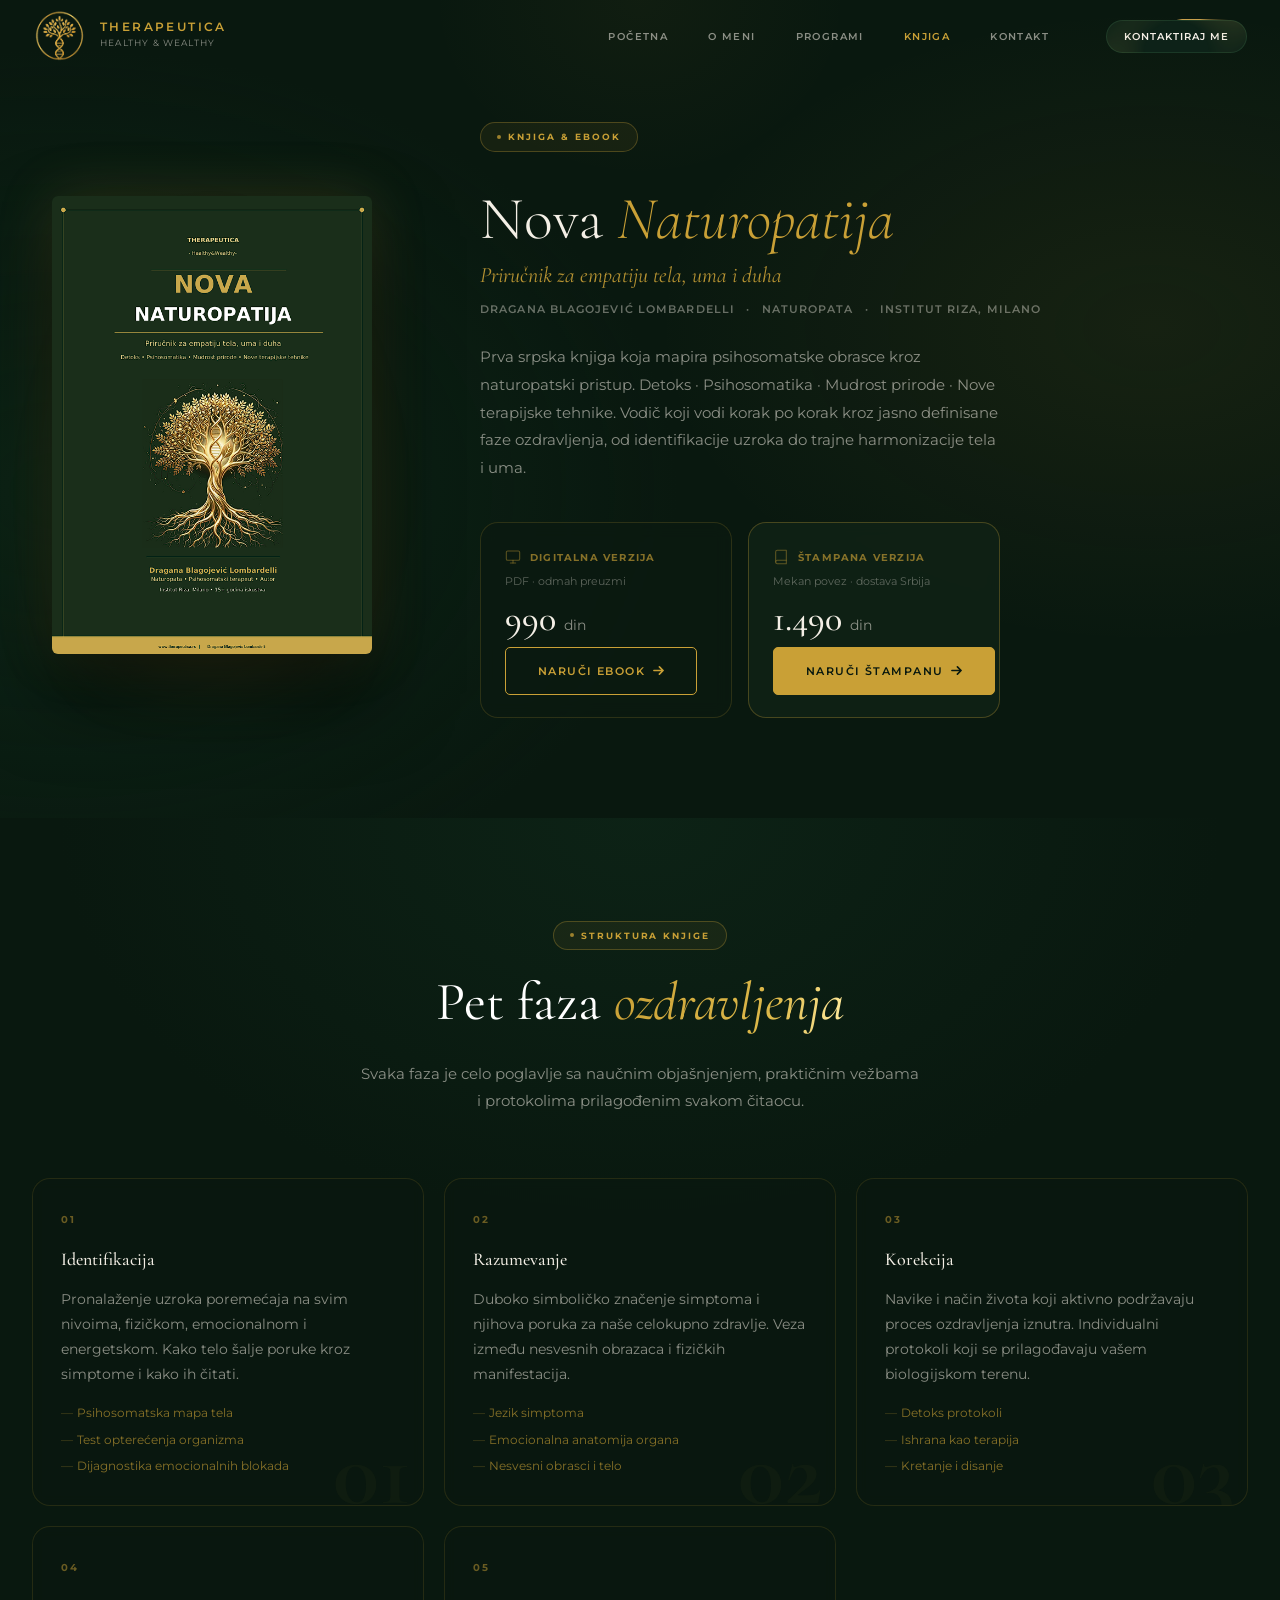
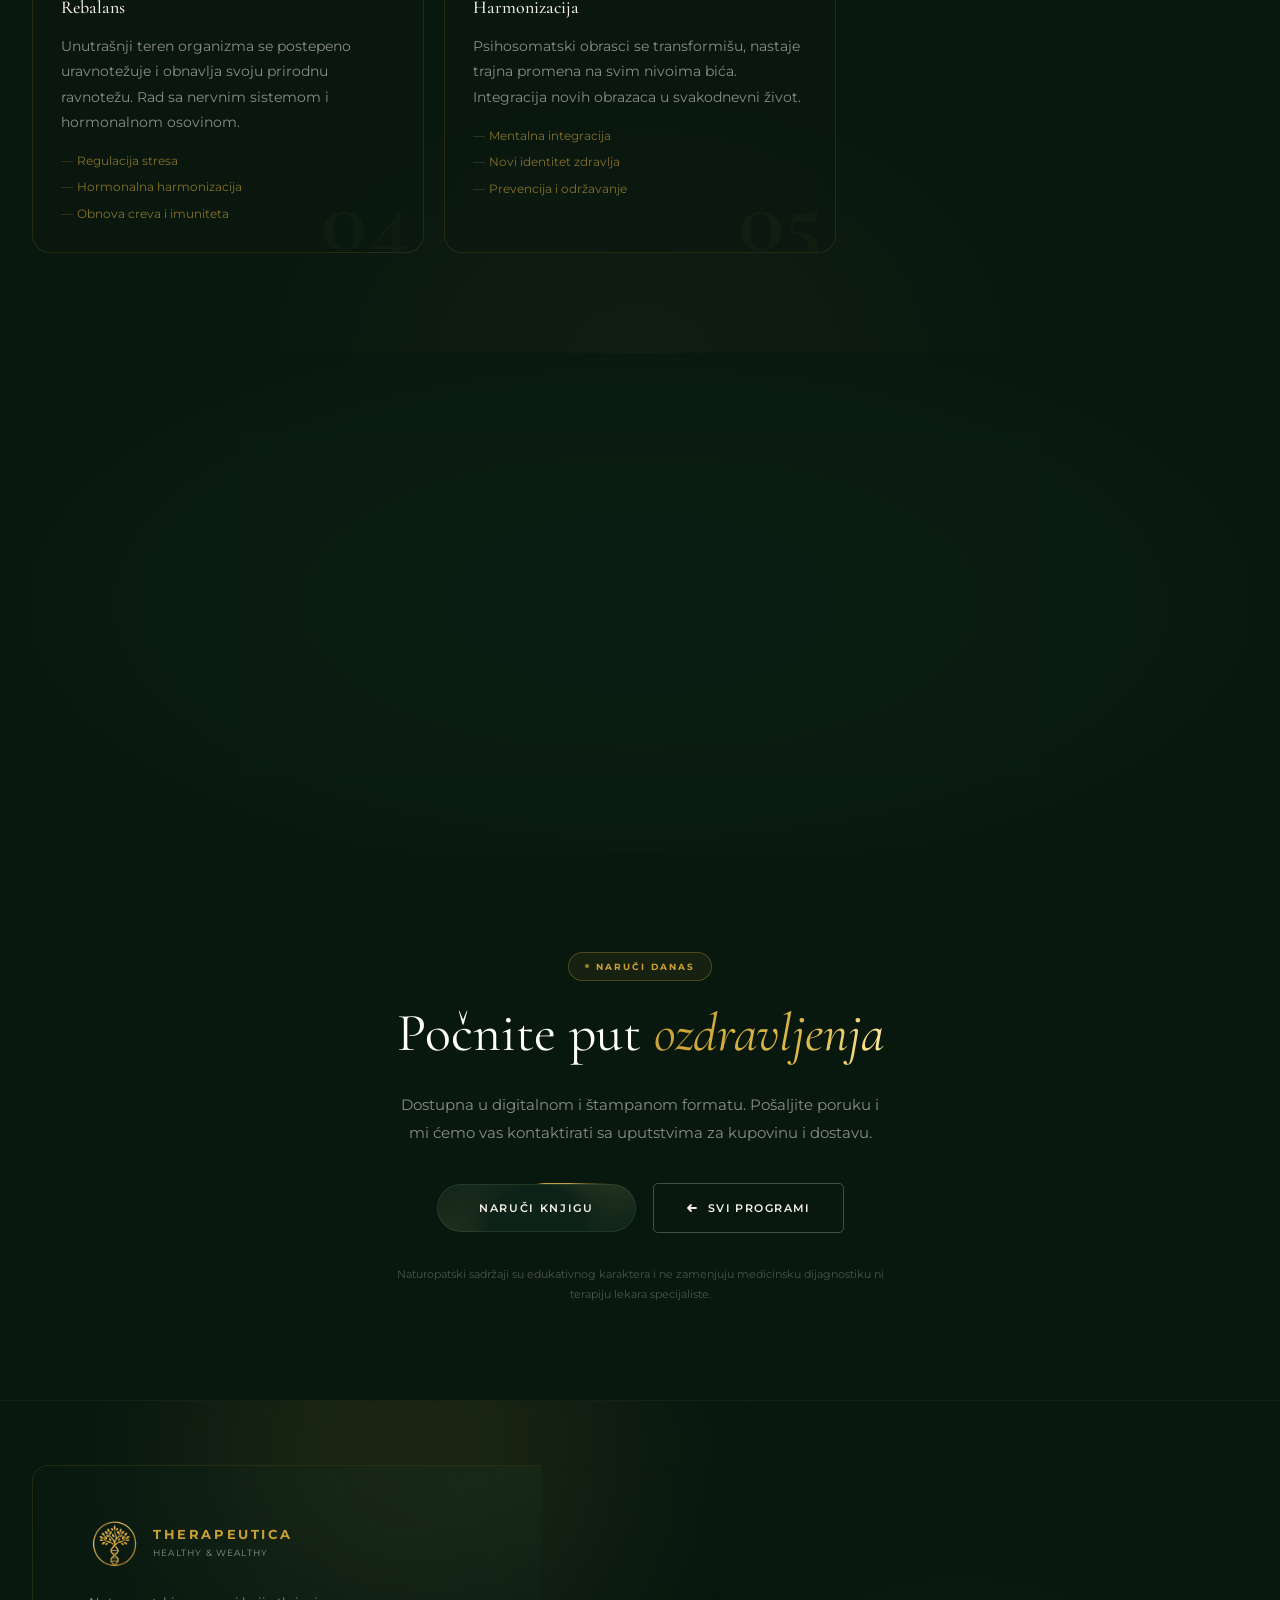
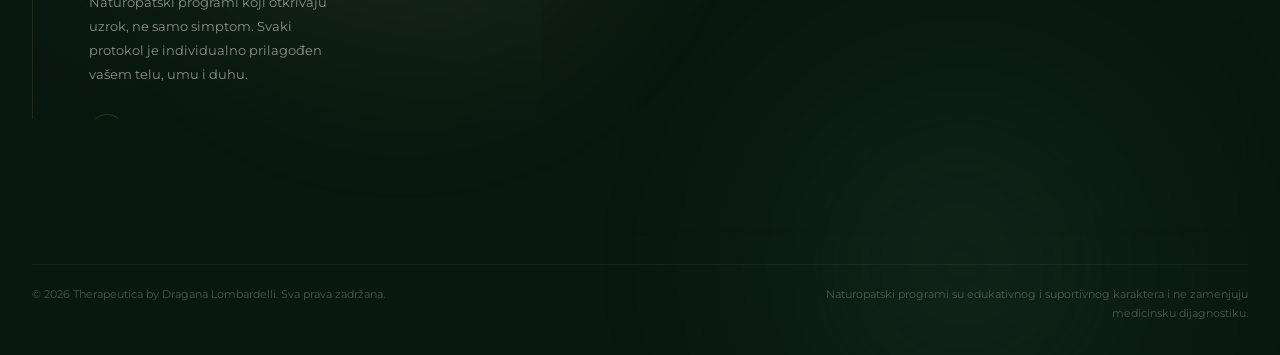
<file: knjiga.html>
<!DOCTYPE html>
<html lang="sr">
<head>
  <meta charset="UTF-8" />
  <meta name="viewport" content="width=device-width, initial-scale=1.0" />
  <title>Nova Naturopatija — Knjiga & Ebook | Therapeutica</title>
  <meta name="description" content="Nova Naturopatija — prva srpska knjiga o naturopatskom pristupu zdravlju. Priručnik za empatiju tela, uma i duha. Dostupna kao ebook (990 din) i štampana verzija (1490 din)." />
  <meta property="og:title" content="Nova Naturopatija — Knjiga & Ebook | Therapeutica" />
  <meta property="og:description" content="Prva srpska knjiga koja mapira psihosomatske obrasce kroz naturopatski pristup." />
  <meta property="og:image" content="assets/ebook-cover.png" />
  <link rel="preconnect" href="https://fonts.googleapis.com" />
  <link rel="preconnect" href="https://fonts.gstatic.com" crossorigin />
  <link href="https://fonts.googleapis.com/css2?family=Cormorant+Garamond:ital,wght@0,300;0,400;0,500;0,600;1,300;1,400;1,500&family=Montserrat:wght@300;400;500;600&display=swap" rel="stylesheet" />
  <link rel="stylesheet" href="css/style.css" />
  <link rel="stylesheet" href="css/knjiga.css" />
</head>
<body>

  <nav class="nav" id="nav">
    <div class="nav__inner">
      <a href="index.html" class="nav__brand">
        <img src="assets/logo.png" alt="Therapeutica" class="nav__logo" />
        <div class="nav__brand-text">
          <span class="nav__name">THERAPEUTICA</span>
          <span class="nav__sub">HEALTHY &amp; WEALTHY</span>
        </div>
      </a>
      <ul class="nav__links">
        <li><a href="index.html">Početna</a></li>
        <li><a href="o-meni.html">O meni</a></li>
        <li><a href="index.html#programi">Programi</a></li>
        <li><a href="knjiga.html" class="nav__active">Knjiga</a></li>
        <li><a href="kontakt.html">Kontakt</a></li>
      </ul>
      <a href="kontakt.html" class="btn--shiny nav__cta">
        <span>Kontaktiraj me</span>
        <svg class="btn-arr" width="12" height="12" viewBox="0 0 12 12" fill="none" stroke="currentColor" stroke-width="1.8" stroke-linecap="round" stroke-linejoin="round" aria-hidden="true"><path d="M1 6h10M7 2l4 4-4 4"/></svg>
      </a>
      <button class="hamburger" id="hamburger" aria-label="Otvori meni">
        <span></span><span></span><span></span>
      </button>
    </div>
    <div class="nav__mobile" id="mobileMenu">
      <ul>
        <li><a href="index.html">Početna</a></li>
        <li><a href="o-meni.html">O meni</a></li>
        <li><a href="index.html#programi">Programi</a></li>
        <li><a href="knjiga.html">Knjiga</a></li>
        <li><a href="kontakt.html">Kontakt</a></li>
      </ul>
      <a href="kontakt.html" class="btn--shiny" style="justify-content:center;width:100%;box-sizing:border-box;">
        <span>Kontaktiraj me</span>
        <svg class="btn-arr" width="12" height="12" viewBox="0 0 12 12" fill="none" stroke="currentColor" stroke-width="1.8" stroke-linecap="round" stroke-linejoin="round" aria-hidden="true"><path d="M1 6h10M7 2l4 4-4 4"/></svg>
      </a>
    </div>
  </nav>

  <!-- ══════════ HERO ══════════ -->
  <section class="knjiga-hero">
    <div class="knjiga-hero__bg" aria-hidden="true"></div>
    <div class="container">
      <div class="knjiga-hero__inner">

        <!-- Cover -->
        <div class="knjiga-hero__visual fade-up">
          <div class="knjiga-cover-wrap" id="knjigaCoverWrap">
            <div class="knjiga-cover-glow" aria-hidden="true"></div>
            <img src="assets/ebook-cover.png" alt="Nova Naturopatija — Priručnik za empatiju tela, uma i duha" class="knjiga-cover" />
            <div class="knjiga-cover-shine" aria-hidden="true"></div>
            <div class="knjiga-cover-spine" aria-hidden="true"></div>
          </div>
        </div>

        <!-- Text -->
        <div class="knjiga-hero__content fade-up">
          <span class="section-label">Knjiga &amp; Ebook</span>
          <h1 class="knjiga-hero__title">Nova <em>Naturopatija</em></h1>
          <p class="knjiga-hero__subtitle">Priručnik za empatiju tela, uma i duha</p>
          <p class="knjiga-hero__meta">Dragana Blagojević Lombardelli &ensp;·&ensp; Naturopata &ensp;·&ensp; Institut Riza, Milano</p>
          <p class="knjiga-hero__desc">
            Prva srpska knjiga koja mapira psihosomatske obrasce kroz naturopatski pristup.
            Detoks · Psihosomatika · Mudrost prirode · Nove terapijske tehnike.
            Vodič koji vodi korak po korak kroz jasno definisane faze ozdravljenja, od identifikacije uzroka do trajne harmonizacije tela i uma.
          </p>

          <div class="knjiga-hero__pricing">
            <div class="knjiga-price-card fade-up">
              <div class="knjiga-price-card__badge-empty"></div>
              <div class="knjiga-price-card__top">
                <svg width="16" height="16" viewBox="0 0 24 24" fill="none" stroke="currentColor" stroke-width="1.6" stroke-linecap="round" stroke-linejoin="round" aria-hidden="true"><rect x="2" y="3" width="20" height="14" rx="2"/><line x1="8" y1="21" x2="16" y2="21"/><line x1="12" y1="17" x2="12" y2="21"/></svg>
                <span>Digitalna verzija</span>
              </div>
              <div class="knjiga-price-card__format">PDF · odmah preuzmi</div>
              <div class="knjiga-price-card__amount">990 <small>din</small></div>
              <a href="kontakt.html" data-order="digital" class="btn btn--gold-outline">
                <span>Naruči ebook</span>
                <svg class="btn-arr" width="11" height="11" viewBox="0 0 12 12" fill="none" stroke="currentColor" stroke-width="1.8" stroke-linecap="round" stroke-linejoin="round"><path d="M1 6h10M7 2l4 4-4 4"/></svg>
              </a>
            </div>
            <div class="knjiga-price-card knjiga-price-card--print fade-up">
              <div class="knjiga-price-card__badge">Preporučeno</div>
              <div class="knjiga-price-card__top">
                <svg width="16" height="16" viewBox="0 0 24 24" fill="none" stroke="currentColor" stroke-width="1.6" stroke-linecap="round" stroke-linejoin="round" aria-hidden="true"><path d="M4 19.5A2.5 2.5 0 0 1 6.5 17H20"/><path d="M6.5 2H20v20H6.5A2.5 2.5 0 0 1 4 19.5v-15A2.5 2.5 0 0 1 6.5 2z"/></svg>
                <span>Štampana verzija</span>
              </div>
              <div class="knjiga-price-card__format">Mekan povez · dostava Srbija</div>
              <div class="knjiga-price-card__amount">1.490 <small>din</small></div>
              <a href="kontakt.html" data-order="print" class="btn btn--gold">
                <span>Naruči štampanu</span>
                <svg class="btn-arr" width="11" height="11" viewBox="0 0 12 12" fill="none" stroke="currentColor" stroke-width="1.8" stroke-linecap="round" stroke-linejoin="round"><path d="M1 6h10M7 2l4 4-4 4"/></svg>
              </a>
            </div>
          </div>
        </div>

      </div>
    </div>
  </section>

  <!-- ══════════ 5 FAZA ══════════ -->
  <section class="knjiga-phases">
    <div class="knjiga-phases__bg" aria-hidden="true"></div>
    <div class="container">
      <div class="knjiga-phases__head fade-up">
        <span class="section-label">Struktura knjige</span>
        <h2 class="section-h2">Pet faza <em>ozdravljenja</em></h2>
        <p class="knjiga-phases__desc">Svaka faza je celo poglavlje sa naučnim objašnjenjem, praktičnim vežbama i protokolima prilagođenim svakom čitaocu.</p>
      </div>
      <div class="knjiga-phases__grid">

        <div class="knjiga-phase-card fade-up">
          <div class="knjiga-phase-card__num">01</div>
          <div class="knjiga-phase-card__inner">
            <h3 class="knjiga-phase-card__title">Identifikacija</h3>
            <p class="knjiga-phase-card__desc">Pronalaženje uzroka poremećaja na svim nivoima, fizičkom, emocionalnom i energetskom. Kako telo šalje poruke kroz simptome i kako ih čitati.</p>
            <ul class="knjiga-phase-card__list">
              <li>Psihosomatska mapa tela</li>
              <li>Test opterećenja organizma</li>
              <li>Dijagnostika emocionalnih blokada</li>
            </ul>
          </div>
          <div class="knjiga-phase-card__wm" aria-hidden="true">01</div>
        </div>

        <div class="knjiga-phase-card fade-up">
          <div class="knjiga-phase-card__num">02</div>
          <div class="knjiga-phase-card__inner">
            <h3 class="knjiga-phase-card__title">Razumevanje</h3>
            <p class="knjiga-phase-card__desc">Duboko simboličko značenje simptoma i njihova poruka za naše celokupno zdravlje. Veza između nesvesnih obrazaca i fizičkih manifestacija.</p>
            <ul class="knjiga-phase-card__list">
              <li>Jezik simptoma</li>
              <li>Emocionalna anatomija organa</li>
              <li>Nesvesni obrasci i telo</li>
            </ul>
          </div>
          <div class="knjiga-phase-card__wm" aria-hidden="true">02</div>
        </div>

        <div class="knjiga-phase-card fade-up">
          <div class="knjiga-phase-card__num">03</div>
          <div class="knjiga-phase-card__inner">
            <h3 class="knjiga-phase-card__title">Korekcija</h3>
            <p class="knjiga-phase-card__desc">Navike i način života koji aktivno podržavaju proces ozdravljenja iznutra. Individualni protokoli koji se prilagođavaju vašem biologijskom terenu.</p>
            <ul class="knjiga-phase-card__list">
              <li>Detoks protokoli</li>
              <li>Ishrana kao terapija</li>
              <li>Kretanje i disanje</li>
            </ul>
          </div>
          <div class="knjiga-phase-card__wm" aria-hidden="true">03</div>
        </div>

        <div class="knjiga-phase-card fade-up">
          <div class="knjiga-phase-card__num">04</div>
          <div class="knjiga-phase-card__inner">
            <h3 class="knjiga-phase-card__title">Rebalans</h3>
            <p class="knjiga-phase-card__desc">Unutrašnji teren organizma se postepeno uravnotežuje i obnavlja svoju prirodnu ravnotežu. Rad sa nervnim sistemom i hormonalnom osovinom.</p>
            <ul class="knjiga-phase-card__list">
              <li>Regulacija stresa</li>
              <li>Hormonalna harmonizacija</li>
              <li>Obnova creva i imuniteta</li>
            </ul>
          </div>
          <div class="knjiga-phase-card__wm" aria-hidden="true">04</div>
        </div>

        <div class="knjiga-phase-card fade-up">
          <div class="knjiga-phase-card__num">05</div>
          <div class="knjiga-phase-card__inner">
            <h3 class="knjiga-phase-card__title">Harmonizacija</h3>
            <p class="knjiga-phase-card__desc">Psihosomatski obrasci se transformišu, nastaje trajna promena na svim nivoima bića. Integracija novih obrazaca u svakodnevni život.</p>
            <ul class="knjiga-phase-card__list">
              <li>Mentalna integracija</li>
              <li>Novi identitet zdravlja</li>
              <li>Prevencija i održavanje</li>
            </ul>
          </div>
          <div class="knjiga-phase-card__wm" aria-hidden="true">05</div>
        </div>

      </div>
    </div>
  </section>

  <!-- ══════════ O AUTORKI ══════════ -->
  <section class="knjiga-author">
    <div class="container">
      <div class="knjiga-author__inner fade-up">
        <div class="knjiga-author__quote">
          <p>Ova knjiga nije nastala iz teorije. Nastala je iz hiljada sati prakse, iz razgovora sa telima koja su predugo nosila previše, i iz duboke vere da svaki simptom ima svoju poruku, svoju logiku i svoje rešenje.</p>
          <div class="knjiga-author__sig">
            <img src="assets/dragana.jpg" alt="Dragana Blagojević Lombardelli" class="knjiga-author__avatar" />
            <span class="knjiga-author__name">Dragana Blagojević Lombardelli</span>
            <span class="knjiga-author__role">Naturopata · Psihosomatski terapeut · Autor</span>
            <span class="knjiga-author__place">Institut Riza, Milano · 15+ godina iskustva</span>
          </div>
        </div>
      </div>
    </div>
  </section>

  <!-- ══════════ CTA ══════════ -->
  <section class="prog-cta">
    <div class="container">
      <div class="prog-cta__inner fade-up">
        <span class="section-label">Naruči danas</span>
        <h2 class="section-h2">Počnite put <em>ozdravljenja</em></h2>
        <p class="prog-cta__desc">Dostupna u digitalnom i štampanom formatu. Pošaljite poruku i mi ćemo vas kontaktirati sa uputstvima za kupovinu i dostavu.</p>
        <div class="knjiga-cta__btns">
          <a href="kontakt.html" data-order="digital" class="btn--shiny btn--shiny--cta">
            <span>Naruči knjigu</span>
            <svg class="btn-arr" width="12" height="12" viewBox="0 0 12 12" fill="none" stroke="currentColor" stroke-width="1.8" stroke-linecap="round" stroke-linejoin="round" aria-hidden="true"><path d="M1 6h10M7 2l4 4-4 4"/></svg>
          </a>
          <a href="index.html#programi" class="btn btn--ghost">
            <svg width="14" height="14" viewBox="0 0 14 14" fill="none" stroke="currentColor" stroke-width="1.8" stroke-linecap="round" stroke-linejoin="round"><path d="M10 7H2M5 4L2 7l3 3"/></svg>
            Svi programi
          </a>
        </div>
        <p class="prog-cta__disclaimer">Naturopatski sadržaji su edukativnog karaktera i ne zamenjuju medicinsku dijagnostiku ni terapiju lekara specijaliste.</p>
      </div>
    </div>
  </section>

  <footer class="footer">
    <div class="footer__blob footer__blob--1" aria-hidden="true"></div>
    <div class="footer__blob footer__blob--2" aria-hidden="true"></div>
    <div class="container">
      <div class="footer__glass fade-up">
        <div class="footer__brand-col">
          <a href="index.html" class="footer__brand-link">
            <img src="assets/logo.png" alt="Therapeutica" class="footer__logo" />
            <div>
              <p class="footer__brand-name">THERAPEUTICA</p>
              <p class="footer__brand-tag">HEALTHY &amp; WEALTHY</p>
            </div>
          </a>
          <p class="footer__desc">Naturopatski programi koji otkrivaju uzrok, ne samo simptom. Svaki protokol je individualno prilagođen vašem telu, umu i duhu.</p>
          <div class="footer__socials">
            <a href="https://instagram.com/therapeutica.lombardelli" target="_blank" rel="noopener" aria-label="Instagram">
              <svg width="18" height="18" viewBox="0 0 24 24" fill="none" stroke="currentColor" stroke-width="1.8" stroke-linecap="round" stroke-linejoin="round"><rect x="2" y="2" width="20" height="20" rx="5"/><circle cx="12" cy="12" r="4"/><circle cx="17.5" cy="6.5" r="0.8" fill="currentColor" stroke="none"/></svg>
            </a>
          </div>
        </div>
        <nav class="footer__nav">
          <div class="footer__col">
            <h5>Navigacija</h5>
            <ul>
              <li><a href="index.html">Početna</a></li>
              <li><a href="o-meni.html">O meni</a></li>
              <li><a href="index.html#programi">Programi</a></li>
              <li><a href="knjiga.html">Knjiga</a></li>
              <li><a href="kontakt.html">Kontakt</a></li>
            </ul>
          </div>
          <div class="footer__col">
            <h5>Programi</h5>
            <ul>
              <li><a href="programi/nesanica-bahove-kapi.html">Nesanica &amp; Bahove kapi</a></li>
              <li><a href="programi/apneja-u-snu.html">Apneja u snu</a></li>
              <li><a href="programi/emocionalni-reset.html">Emocionalni reset</a></li>
              <li><a href="programi/holisticki-detox-21-dan.html">Holistički Detox 21 dan</a></li>
              <li><a href="programi/hormonalni-reset.html">Hormonalni Reset</a></li>
              <li><a href="programi/premium-1na1-5r-reset.html">Premium 1:1, 5R Reset</a></li>
            </ul>
          </div>
          <div class="footer__col">
            <h5>Kontakt</h5>
            <ul>
              <li><a href="mailto:dadablombardelli@gmail.com">dadablombardelli@gmail.com</a></li>
              <li><a href="https://instagram.com/therapeutica.lombardelli" target="_blank" rel="noopener">@therapeutica.lombardelli</a></li>
              <li><a href="kontakt.html">Kontaktiraj me</a></li>
            </ul>
          </div>
        </nav>
      </div>
      <div class="footer__bottom">
        <p>© 2026 Therapeutica by Dragana Lombardelli. Sva prava zadržana.</p>
        <p class="footer__note">Naturopatski programi su edukativnog i suportivnog karaktera i ne zamenjuju medicinsku dijagnostiku.</p>
      </div>
    </div>
  </footer>

  <!-- ══════════ ORDER MODAL ══════════ -->
  <div id="orderModal" class="order-modal" role="dialog" aria-modal="true" aria-label="Naruči knjigu" aria-hidden="true">
    <div class="order-modal__overlay" id="orderOverlay"></div>
    <div class="order-modal__wrap">
      <div class="order-modal__card" id="orderCard">
        <div class="order-modal__grid" aria-hidden="true"></div>
        <span class="order-corner order-corner--tl" aria-hidden="true"></span>
        <span class="order-corner order-corner--tr" aria-hidden="true"></span>
        <span class="order-corner order-corner--br" aria-hidden="true"></span>
        <span class="order-corner order-corner--bl" aria-hidden="true"></span>
        <div class="order-beams" aria-hidden="true">
          <span class="order-beam order-beam--t"></span>
          <span class="order-beam order-beam--r"></span>
          <span class="order-beam order-beam--b"></span>
          <span class="order-beam order-beam--l"></span>
        </div>
        <button class="order-modal__close" id="orderClose" aria-label="Zatvori">
          <svg width="14" height="14" viewBox="0 0 14 14" fill="none" stroke="currentColor" stroke-width="2" stroke-linecap="round"><path d="M1 1l12 12M13 1L1 13"/></svg>
        </button>
        <div class="order-modal__logo-wrap" aria-hidden="true">
          <img src="assets/logo.png" alt="" />
        </div>
        <div class="order-modal__head">
          <h3 class="order-modal__title">Naruči Knjigu</h3>
          <p class="order-modal__sub">Unesite email, poslaćemo uputstva za plaćanje u roku od 24h.</p>
        </div>
        <div class="order-format" id="orderFormat">
          <button class="order-format__opt order-format__opt--active" data-fmt="digital" type="button">Ebook<em>990 din</em></button>
          <button class="order-format__opt" data-fmt="print" type="button">Štampana<em>1.490 din</em></button>
        </div>
        <form class="order-form" id="orderForm" novalidate>
          <div class="order-field">
            <div class="order-field__icon">
              <svg width="15" height="15" viewBox="0 0 24 24" fill="none" stroke="currentColor" stroke-width="1.8" stroke-linecap="round" stroke-linejoin="round"><path d="M4 4h16c1.1 0 2 .9 2 2v12c0 1.1-.9 2-2 2H4c-1.1 0-2-.9-2-2V6c0-1.1.9-2 2-2z"/><polyline points="22,6 12,13 2,6"/></svg>
            </div>
            <input type="email" id="orderEmail" placeholder="Vaša email adresa" autocomplete="email" required />
          </div>
          <p class="order-error" id="orderError" hidden>Molimo unesite validnu email adresu.</p>
          <button type="submit" class="order-submit" id="orderSubmit">
            <span class="order-submit__shimmer" aria-hidden="true"></span>
            <span class="order-submit__text">Naruči</span>
            <svg class="order-submit__arrow" width="14" height="14" viewBox="0 0 12 12" fill="none" stroke="currentColor" stroke-width="1.8" stroke-linecap="round" stroke-linejoin="round" aria-hidden="true"><path d="M1 6h10M7 2l4 4-4 4"/></svg>
            <span class="order-submit__spinner" aria-hidden="true" hidden></span>
          </button>
        </form>
        <div class="order-success" id="orderSuccess" hidden>
          <div class="order-success__icon">
            <svg width="26" height="26" viewBox="0 0 24 24" fill="none" stroke="currentColor" stroke-width="2.2" stroke-linecap="round" stroke-linejoin="round"><polyline points="20 6 9 17 4 12"/></svg>
          </div>
          <h4 class="order-success__title">Narudžbina primljena!</h4>
          <p class="order-success__msg">Poslaćemo vam uputstva za plaćanje na unetoj email adresi u roku od 24h.</p>
        </div>
      </div>
    </div>
  </div>

  <script src="js/main.js"></script>
  <script>
    // Cover 3D tilt for knjiga hero
    (function() {
      var wrap = document.getElementById('knjigaCoverWrap');
      if (!wrap) return;
      wrap.addEventListener('mouseenter', function() { wrap.classList.add('is-hovered'); });
      wrap.addEventListener('mouseleave', function() {
        wrap.classList.remove('is-hovered');
        wrap.style.setProperty('--kc-tilt-x', '2deg');
        wrap.style.setProperty('--kc-tilt-y', '-8deg');
      });
      wrap.addEventListener('mousemove', function(e) {
        var r = wrap.getBoundingClientRect();
        var xPct = (e.clientX - r.left) / r.width;
        var yPct = (e.clientY - r.top)  / r.height;
        wrap.style.setProperty('--kc-tilt-x', ((yPct - 0.5) * -14).toFixed(2) + 'deg');
        wrap.style.setProperty('--kc-tilt-y', (((xPct - 0.5) * 16) - 8).toFixed(2) + 'deg');
      });

      // Phase cards on knjiga page
      var cards = Array.from(document.querySelectorAll('.knjiga-phase-card'));
      cards.forEach(function(card) {
        card.addEventListener('mouseenter', function() { card.classList.add('is-hovered'); });
        card.addEventListener('mouseleave', function() {
          card.classList.remove('is-hovered');
          card.style.setProperty('--kp-tilt-x', '0deg');
          card.style.setProperty('--kp-tilt-y', '0deg');
        });
        card.addEventListener('mousemove', function(e) {
          var r = card.getBoundingClientRect();
          var xPct = (e.clientX - r.left) / r.width;
          var yPct = (e.clientY - r.top)  / r.height;
          card.style.setProperty('--kp-gx', (xPct * 100).toFixed(1) + '%');
          card.style.setProperty('--kp-gy', (yPct * 100).toFixed(1) + '%');
          card.style.setProperty('--kp-tilt-x', ((yPct - 0.5) * -8).toFixed(2) + 'deg');
          card.style.setProperty('--kp-tilt-y', ((xPct - 0.5) *  9).toFixed(2) + 'deg');
        });
      });
    })();
  </script>

</body>
</html>
</file>
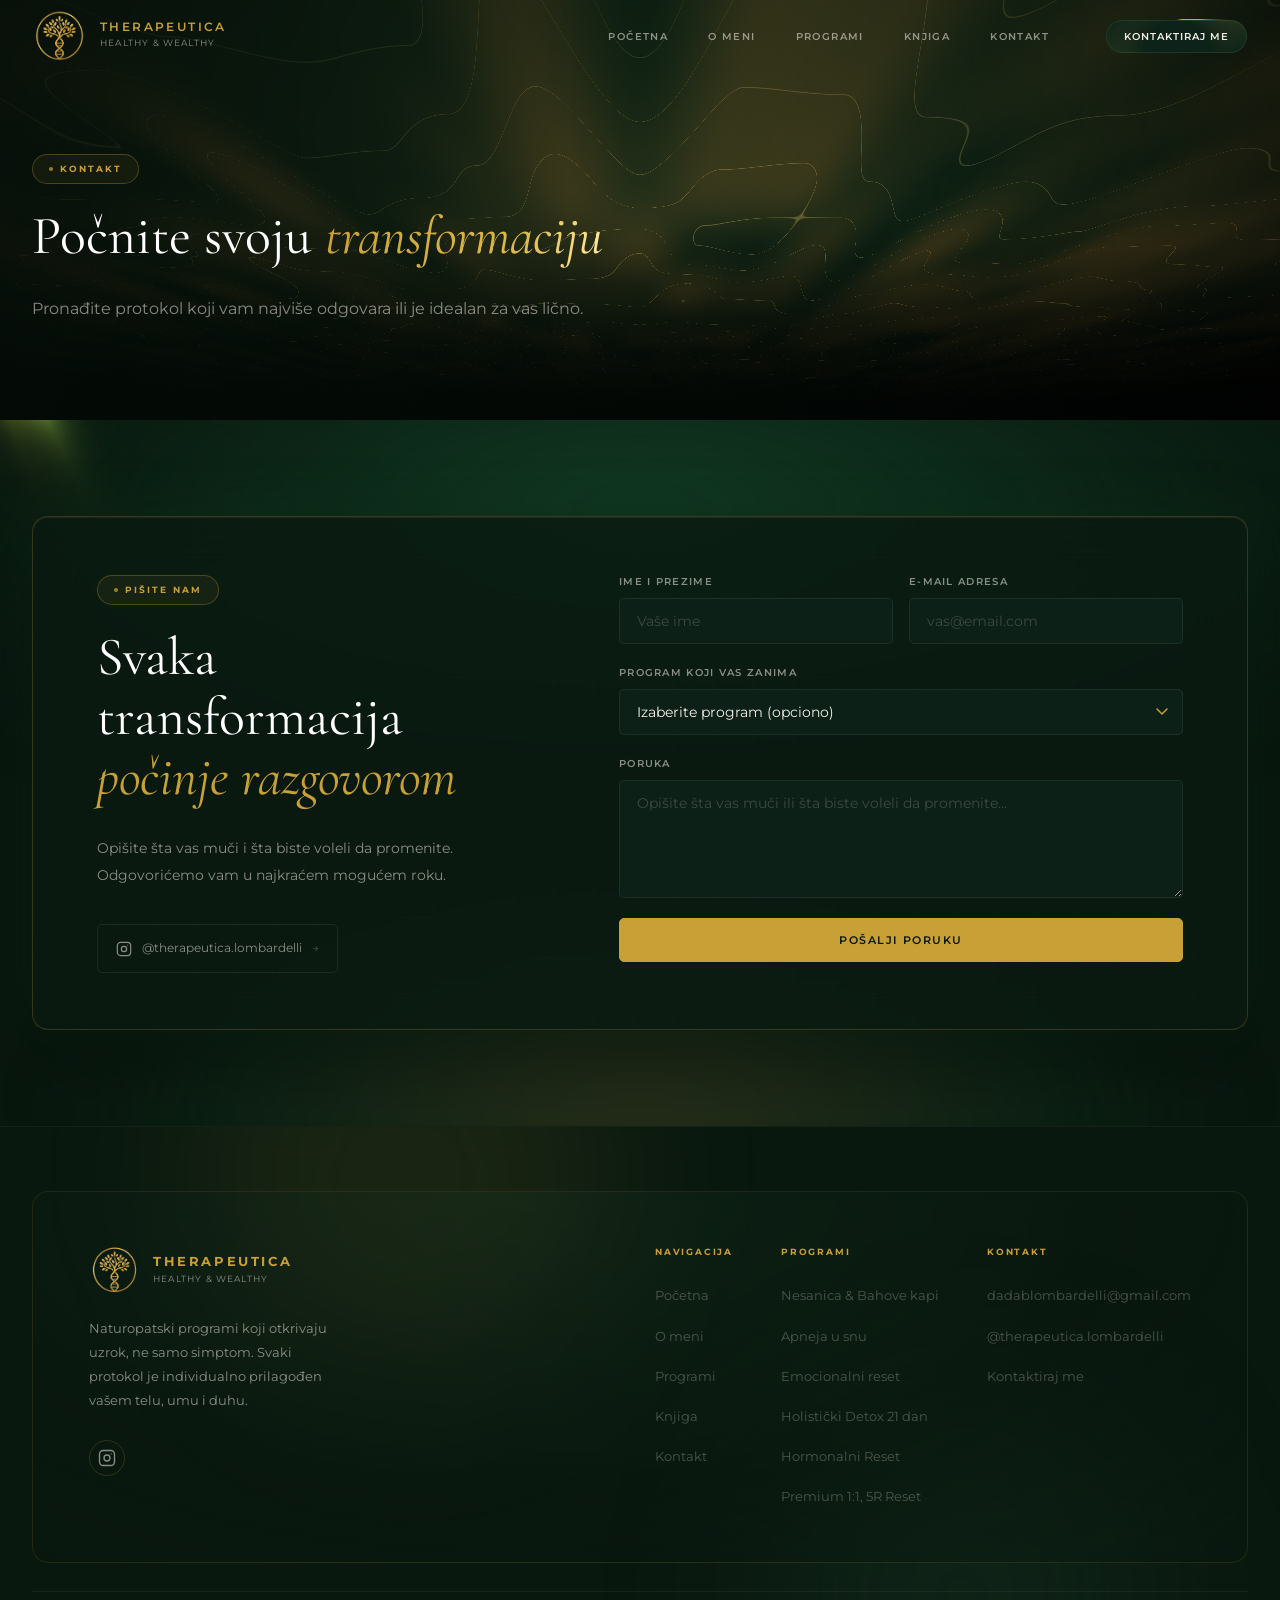
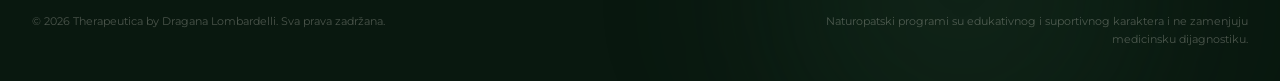
<file: kontakt.html>
<!DOCTYPE html>
<html lang="sr">
<head>
  <meta charset="UTF-8" />
  <meta name="viewport" content="width=device-width, initial-scale=1.0" />
  <title>Kontakt — Therapeutica | Dragana Lombardelli</title>
  <meta name="description" content="Pronađite protokol koji vam najviše odgovara ili je idealan za vas lično. Zakažite termin sa Draganom Blagojević Lombardelli." />
  <meta property="og:title" content="Kontakt — Therapeutica" />
  <meta property="og:description" content="Zakažite termin i počnite svoju transformaciju." />
  <meta property="og:image" content="assets/tree.png" />
  <link rel="preconnect" href="https://fonts.googleapis.com" />
  <link rel="preconnect" href="https://fonts.gstatic.com" crossorigin />
  <link href="https://fonts.googleapis.com/css2?family=Cormorant+Garamond:ital,wght@0,300;0,400;0,500;0,600;1,300;1,400;1,500&family=Montserrat:wght@300;400;500;600&display=swap" rel="stylesheet" />
  <link rel="stylesheet" href="css/style.css" />
</head>
<body>

  <nav class="nav" id="nav">
    <div class="nav__inner">
      <a href="index.html" class="nav__brand">
        <img src="assets/logo.png" alt="Therapeutica" class="nav__logo" />
        <div class="nav__brand-text">
          <span class="nav__name">THERAPEUTICA</span>
          <span class="nav__sub">HEALTHY &amp; WEALTHY</span>
        </div>
      </a>
      <ul class="nav__links">
        <li><a href="index.html">Početna</a></li>
        <li><a href="o-meni.html">O meni</a></li>
        <li><a href="index.html#programi">Programi</a></li>
        <li><a href="knjiga.html">Knjiga</a></li>
        <li><a href="kontakt.html">Kontakt</a></li>
      </ul>
      <a href="kontakt.html" class="btn--shiny nav__cta">
        <span>Kontaktiraj me</span>
        <svg class="btn-arr" width="12" height="12" viewBox="0 0 12 12" fill="none" stroke="currentColor" stroke-width="1.8" stroke-linecap="round" stroke-linejoin="round" aria-hidden="true"><path d="M1 6h10M7 2l4 4-4 4"/></svg>
      </a>
      <button class="hamburger" id="hamburger" aria-label="Otvori meni">
        <span></span><span></span><span></span>
      </button>
    </div>
    <div class="nav__mobile" id="mobileMenu">
      <ul>
        <li><a href="index.html">Početna</a></li>
        <li><a href="o-meni.html">O meni</a></li>
        <li><a href="index.html#programi">Programi</a></li>
        <li><a href="knjiga.html">Knjiga</a></li>
        <li><a href="kontakt.html">Kontakt</a></li>
      </ul>
      <a href="kontakt.html" class="btn--shiny" style="justify-content:center;width:100%;box-sizing:border-box;">
        <span>Kontaktiraj me</span>
        <svg class="btn-arr" width="12" height="12" viewBox="0 0 12 12" fill="none" stroke="currentColor" stroke-width="1.8" stroke-linecap="round" stroke-linejoin="round" aria-hidden="true"><path d="M1 6h10M7 2l4 4-4 4"/></svg>
      </a>
    </div>
  </nav>

  <!-- HERO -->
  <section class="prog-hero">
    <div class="container">
      <div class="prog-hero__inner">
        <span class="section-label">Kontakt</span>
        <h1 class="section-h2">Počnite svoju <em>transformaciju</em></h1>
        <p class="prog-body">Pronađite protokol koji vam najviše odgovara ili je idealan za vas lično.</p>
      </div>
    </div>
  </section>

  <!-- KONTAKT FORMA -->
  <section class="kontakt" id="kontakt" style="padding: 96px 0;">
    <div class="kbg-glow kbg-glow--1" aria-hidden="true"></div>
    <div class="kbg-glow kbg-glow--2" aria-hidden="true"></div>
    <div class="container">
      <div class="kcard" id="kontaktCard">
        <div class="kcard__beams" aria-hidden="true">
          <span class="kcard__beam kcard__beam--t"></span>
          <span class="kcard__beam kcard__beam--r"></span>
          <span class="kcard__beam kcard__beam--b"></span>
          <span class="kcard__beam kcard__beam--l"></span>
          <span class="kcard__corner kcard__corner--tl"></span>
          <span class="kcard__corner kcard__corner--tr"></span>
          <span class="kcard__corner kcard__corner--br"></span>
          <span class="kcard__corner kcard__corner--bl"></span>
        </div>
        <div class="kcard__face">
          <div class="kontakt__inner">

            <div class="kontakt__left">
              <span class="section-label">Pišite nam</span>
              <h2 class="section-h2 kontakt__heading">
                <span class="kontakt__heading-top">Svaka transformacija</span><br /><em>počinje razgovorom</em>
              </h2>
              <p class="kontakt__desc">
                Opišite šta vas muči i šta biste voleli da promenite. Odgovorićemo vam u najkraćem mogućem roku.
              </p>
              <a
                href="https://instagram.com/therapeutica.lombardelli"
                class="kontakt__ig"
                target="_blank"
                rel="noopener"
              >
                <svg width="16" height="16" viewBox="0 0 24 24" fill="none" stroke="currentColor" stroke-width="1.8" stroke-linecap="round" stroke-linejoin="round"><rect x="2" y="2" width="20" height="20" rx="5"/><circle cx="12" cy="12" r="4"/><circle cx="17.5" cy="6.5" r="0.8" fill="currentColor" stroke="none"/></svg>
                <span>@therapeutica.lombardelli</span>
                <span class="ig-arrow">→</span>
              </a>
            </div>

            <form class="kontakt__form" id="contactForm" novalidate>
              <div class="form-row">
                <div class="form-group">
                  <label for="name">Ime i prezime</label>
                  <input type="text" id="name" name="name" placeholder="Vaše ime" required />
                </div>
                <div class="form-group">
                  <label for="email">E-mail adresa</label>
                  <input type="email" id="email" name="email" placeholder="vas@email.com" required />
                </div>
              </div>
              <div class="form-group">
                <label for="program">Program koji vas zanima</label>
                <select id="program" name="program">
                  <option value="">Izaberite program (opciono)</option>
                  <option value="nesanica">Nesanica &amp; Bahove kapi, 100€</option>
                  <option value="apneja">Apneja u snu, 100€</option>
                  <option value="emocionalni">Emocionalni reset uz Bahove kapi, 100€</option>
                  <option value="detox">Holistički Detox 21 dan, 300€</option>
                  <option value="hormoni">Hormonalni Reset 3 meseca, 600€</option>
                  <option value="premium">Premium 1:1, 5R Reset Metoda™, 1.200€</option>
                </select>
              </div>
              <div class="form-group">
                <label for="message">Poruka</label>
                <textarea id="message" name="message" rows="5" placeholder="Opišite šta vas muči ili šta biste voleli da promenite..."></textarea>
              </div>
              <button type="submit" class="btn btn--gold btn--full" id="submitBtn">Pošalji poruku</button>
            </form>

          </div>
        </div>
      </div>
    </div>
  </section>

  <footer class="footer">
    <div class="footer__blob footer__blob--1" aria-hidden="true"></div>
    <div class="footer__blob footer__blob--2" aria-hidden="true"></div>
    <div class="container">
      <div class="footer__glass fade-up">
        <div class="footer__brand-col">
          <a href="index.html" class="footer__brand-link">
            <img src="assets/logo.png" alt="Therapeutica" class="footer__logo" />
            <div>
              <p class="footer__brand-name">THERAPEUTICA</p>
              <p class="footer__brand-tag">HEALTHY &amp; WEALTHY</p>
            </div>
          </a>
          <p class="footer__desc">Naturopatski programi koji otkrivaju uzrok, ne samo simptom. Svaki protokol je individualno prilagođen vašem telu, umu i duhu.</p>
          <div class="footer__socials">
            <a href="https://instagram.com/therapeutica.lombardelli" target="_blank" rel="noopener" aria-label="Instagram">
              <svg width="18" height="18" viewBox="0 0 24 24" fill="none" stroke="currentColor" stroke-width="1.8" stroke-linecap="round" stroke-linejoin="round"><rect x="2" y="2" width="20" height="20" rx="5"/><circle cx="12" cy="12" r="4"/><circle cx="17.5" cy="6.5" r="0.8" fill="currentColor" stroke="none"/></svg>
            </a>
          </div>
        </div>
        <nav class="footer__nav">
          <div class="footer__col">
            <h5>Navigacija</h5>
            <ul>
              <li><a href="index.html">Početna</a></li>
              <li><a href="o-meni.html">O meni</a></li>
              <li><a href="index.html#programi">Programi</a></li>
              <li><a href="knjiga.html">Knjiga</a></li>
              <li><a href="kontakt.html">Kontakt</a></li>
            </ul>
          </div>
          <div class="footer__col">
            <h5>Programi</h5>
            <ul>
              <li><a href="programi/nesanica-bahove-kapi.html">Nesanica &amp; Bahove kapi</a></li>
              <li><a href="programi/apneja-u-snu.html">Apneja u snu</a></li>
              <li><a href="programi/emocionalni-reset.html">Emocionalni reset</a></li>
              <li><a href="programi/holisticki-detox-21-dan.html">Holistički Detox 21 dan</a></li>
              <li><a href="programi/hormonalni-reset.html">Hormonalni Reset</a></li>
              <li><a href="programi/premium-1na1-5r-reset.html">Premium 1:1, 5R Reset</a></li>
            </ul>
          </div>
          <div class="footer__col">
            <h5>Kontakt</h5>
            <ul>
              <li><a href="mailto:dadablombardelli@gmail.com">dadablombardelli@gmail.com</a></li>
              <li><a href="https://instagram.com/therapeutica.lombardelli" target="_blank" rel="noopener">@therapeutica.lombardelli</a></li>
              <li><a href="kontakt.html">Kontaktiraj me</a></li>
            </ul>
          </div>
        </nav>
      </div>
      <div class="footer__bottom">
        <p>© 2026 Therapeutica by Dragana Lombardelli. Sva prava zadržana.</p>
        <p class="footer__note">Naturopatski programi su edukativnog i suportivnog karaktera i ne zamenjuju medicinsku dijagnostiku.</p>
      </div>
    </div>
  </footer>

  <script src="js/main.js"></script>
</body>
</html>
</file>
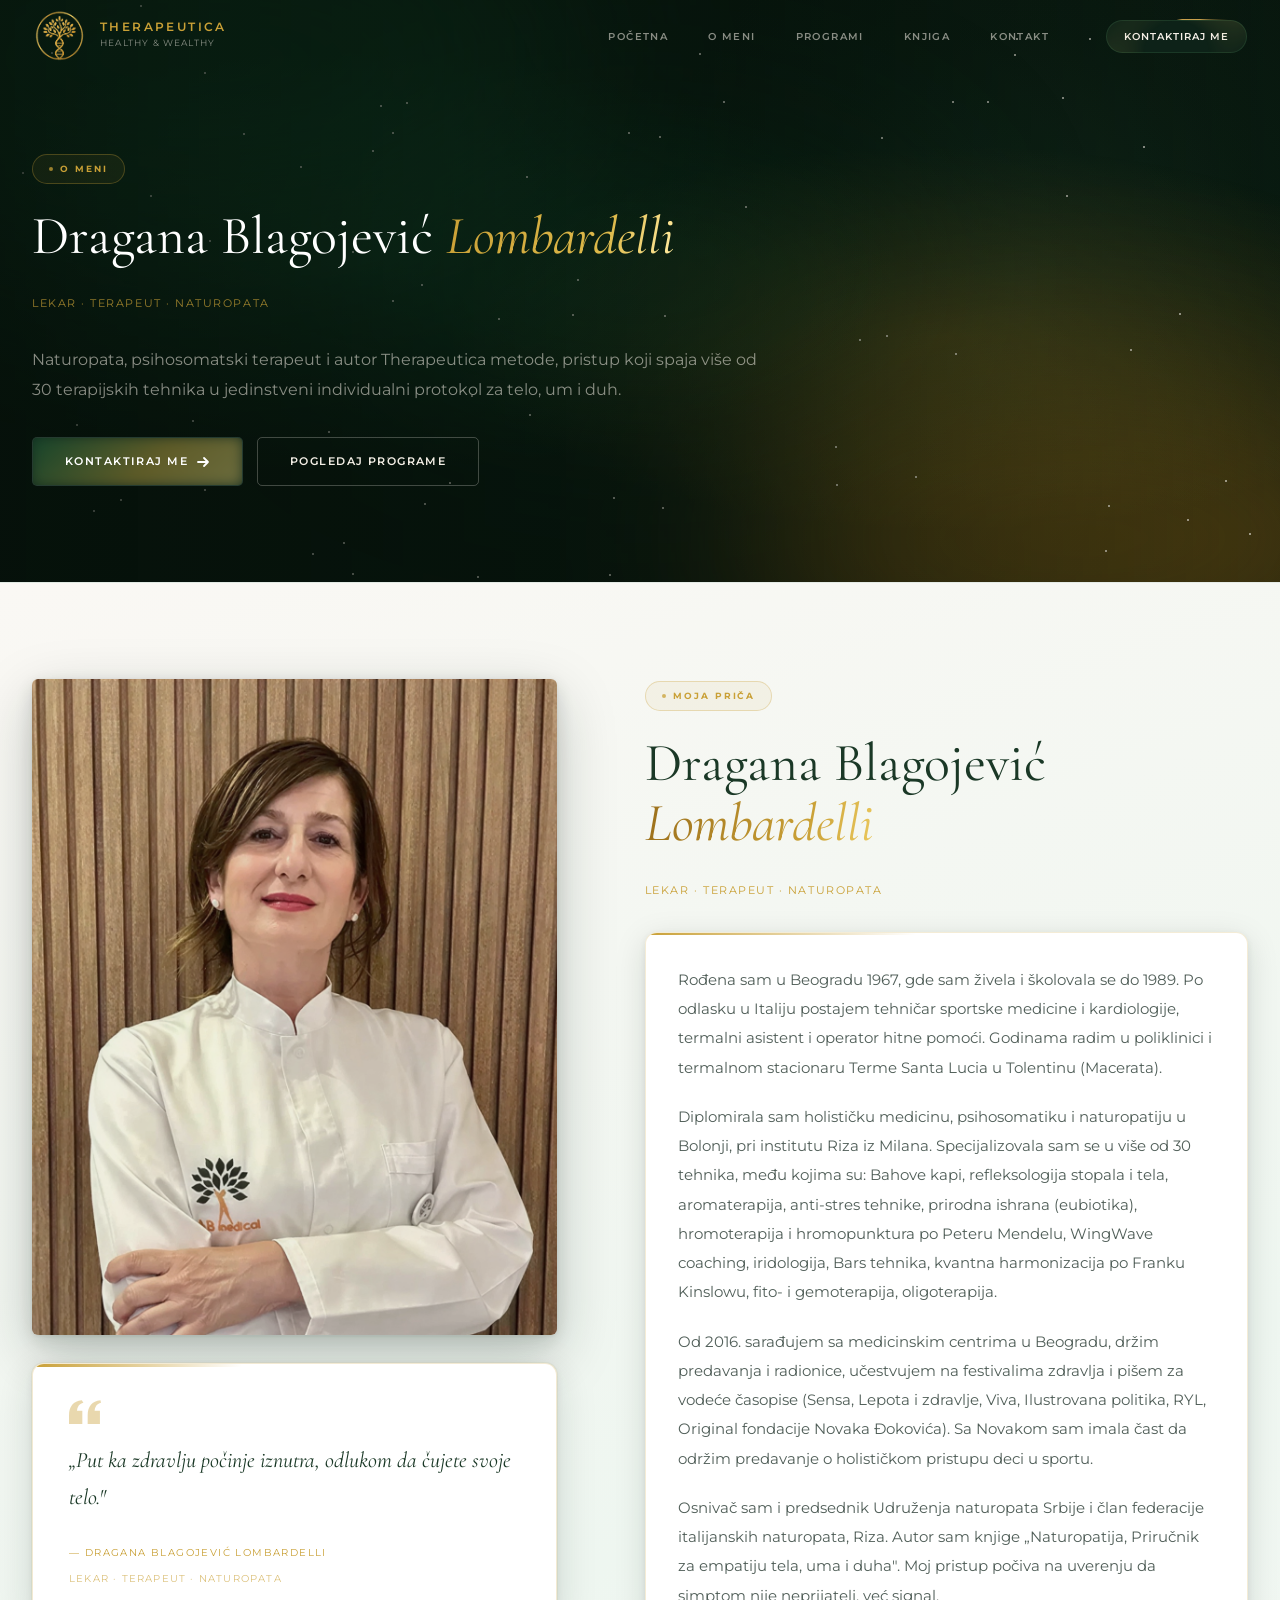
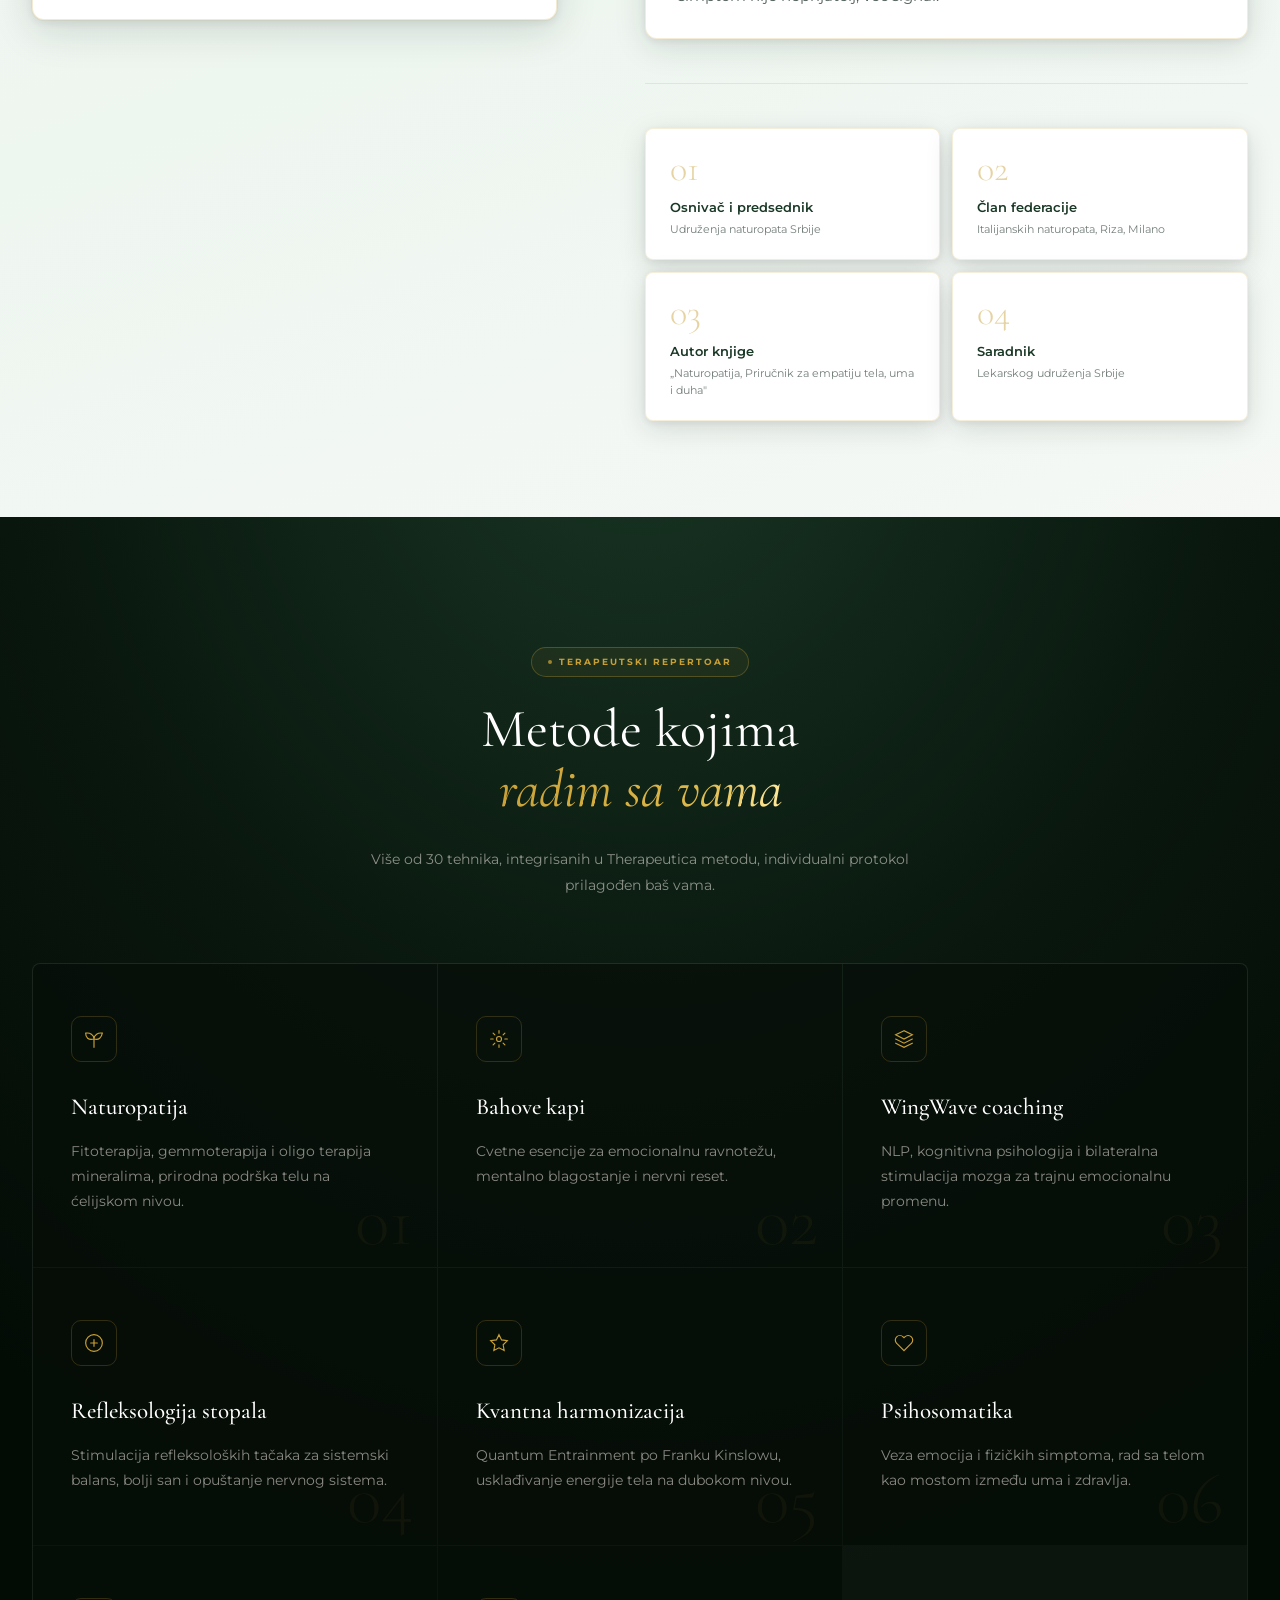
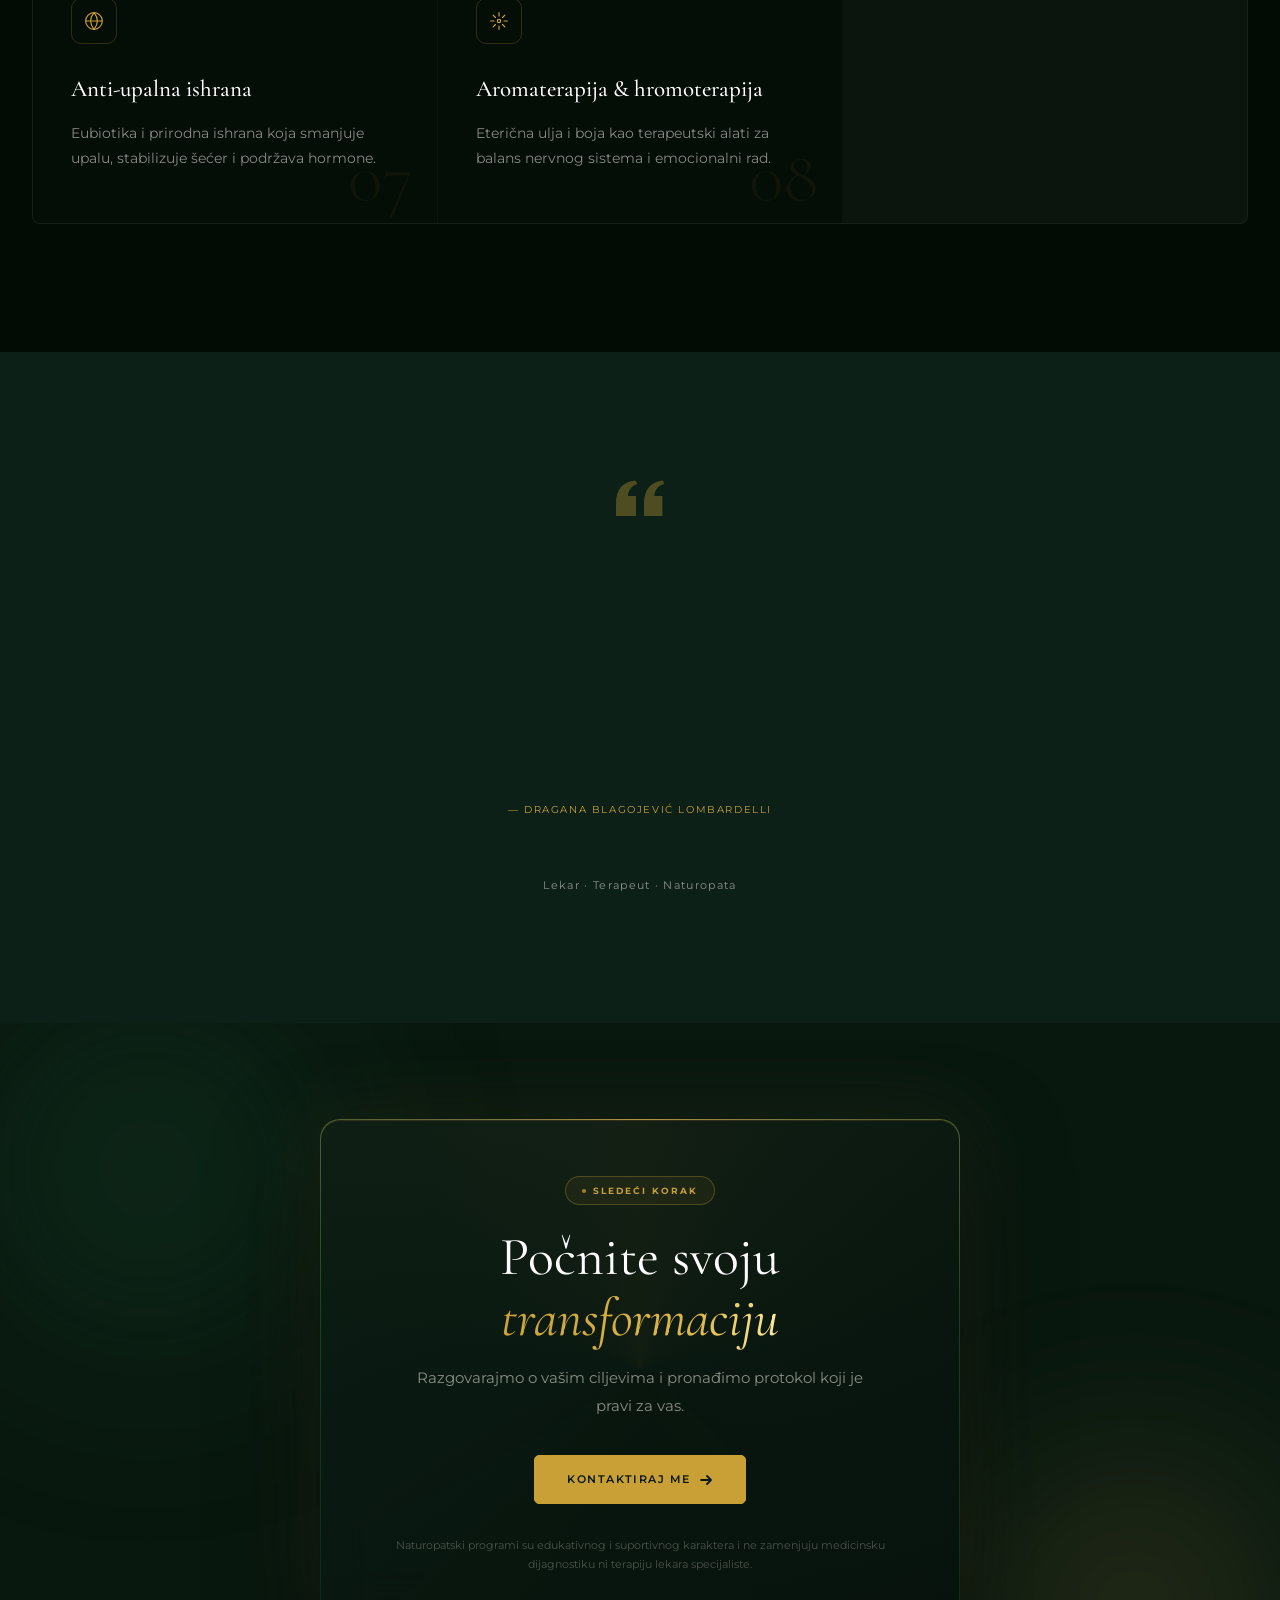
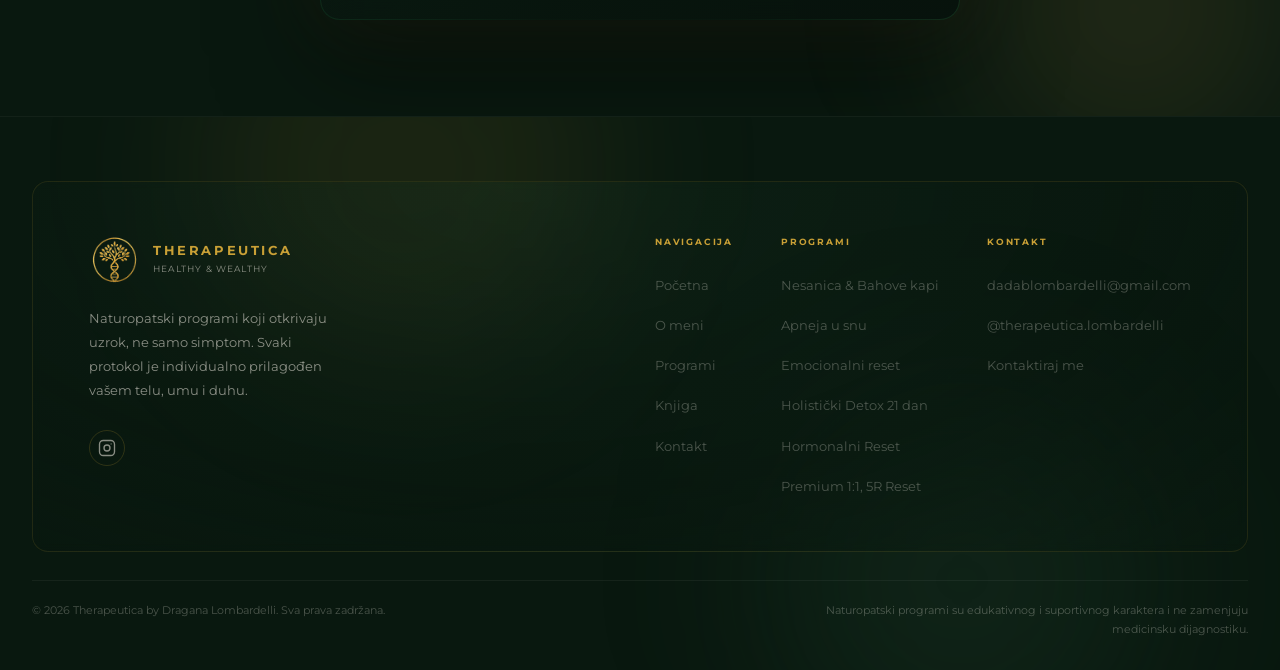
<file: o-meni.html>
<!DOCTYPE html>
<html lang="sr">
<head>
  <meta charset="UTF-8" />
  <meta name="viewport" content="width=device-width, initial-scale=1.0" />
  <title>Dragana Blagojević Lombardelli, Naturopata | Therapeutica</title>
  <meta name="description" content="Naturopata, psihosomatski terapeut i autor Therapeutica metode. Školovana u Italiji, osnivač Udruženja naturopata Srbije, autor knjige o naturopatiji." />
  <meta property="og:title" content="Dragana Blagojević Lombardelli, Naturopata | Therapeutica" />
  <meta property="og:description" content="Naturopata, psihosomatski terapeut, autor 5R Reset Metode™ i osnivač Udruženja naturopata Srbije." />
  <meta property="og:image" content="assets/tree.png" />
  <link rel="preconnect" href="https://fonts.googleapis.com" />
  <link rel="preconnect" href="https://fonts.gstatic.com" crossorigin />
  <link href="https://fonts.googleapis.com/css2?family=Cormorant+Garamond:ital,wght@0,300;0,400;0,500;0,600;1,300;1,400;1,500&family=Montserrat:wght@300;400;500;600&display=swap" rel="stylesheet" />
  <link rel="stylesheet" href="css/style.css" />
</head>
<body>

  <nav class="nav" id="nav">
    <div class="nav__inner">
      <a href="index.html" class="nav__brand">
        <img src="assets/logo.png" alt="Therapeutica" class="nav__logo" />
        <div class="nav__brand-text">
          <span class="nav__name">THERAPEUTICA</span>
          <span class="nav__sub">HEALTHY &amp; WEALTHY</span>
        </div>
      </a>
      <ul class="nav__links">
        <li><a href="index.html">Početna</a></li>
        <li><a href="o-meni.html">O meni</a></li>
        <li><a href="index.html#programi">Programi</a></li>
        <li><a href="knjiga.html">Knjiga</a></li>
        <li><a href="kontakt.html">Kontakt</a></li>
      </ul>
      <a href="kontakt.html" class="btn--shiny nav__cta">
        <span>Kontaktiraj me</span>
        <svg class="btn-arr" width="12" height="12" viewBox="0 0 12 12" fill="none" stroke="currentColor" stroke-width="1.8" stroke-linecap="round" stroke-linejoin="round" aria-hidden="true"><path d="M1 6h10M7 2l4 4-4 4"/></svg>
      </a>
      <button class="hamburger" id="hamburger" aria-label="Otvori meni">
        <span></span><span></span><span></span>
      </button>
    </div>
    <div class="nav__mobile" id="mobileMenu">
      <ul>
        <li><a href="index.html">Početna</a></li>
        <li><a href="o-meni.html">O meni</a></li>
        <li><a href="index.html#programi">Programi</a></li>
        <li><a href="knjiga.html">Knjiga</a></li>
        <li><a href="kontakt.html">Kontakt</a></li>
      </ul>
      <a href="kontakt.html" class="btn--shiny" style="justify-content:center;width:100%;box-sizing:border-box;">
        <span>Kontaktiraj me</span>
        <svg class="btn-arr" width="12" height="12" viewBox="0 0 12 12" fill="none" stroke="currentColor" stroke-width="1.8" stroke-linecap="round" stroke-linejoin="round" aria-hidden="true"><path d="M1 6h10M7 2l4 4-4 4"/></svg>
      </a>
    </div>
  </nav>

  <!-- HERO -->
  <section class="prog-hero prog-hero--aurora">
    <div class="aurora" aria-hidden="true">
      <div class="aurora__bg"></div>
      <div class="aurora__blob aurora__blob--1"></div>
      <div class="aurora__blob aurora__blob--2"></div>
      <div class="aurora__blob aurora__blob--3"></div>
    </div>
    <div class="container">
      <div class="prog-hero__inner">
        <span class="section-label">O meni</span>
        <h1 class="section-h2">Dragana Blagojević <em>Lombardelli</em></h1>
        <p class="about__role--dark">Lekar · Terapeut · Naturopata</p>
        <p class="prog-body">Naturopata, psihosomatski terapeut i autor Therapeutica metode, pristup koji spaja više od 30 terapijskih tehnika u jedinstveni individualni protokol za telo, um i duh.</p>
        <div class="prog-hero__actions" style="margin-top: 32px;">
          <a href="kontakt.html" class="btn btn--gradient">
            <span>Kontaktiraj me</span>
            <svg class="btn-arrow" width="14" height="14" viewBox="0 0 14 14" fill="none" stroke="currentColor" stroke-width="1.8" stroke-linecap="round" stroke-linejoin="round"><path d="M2 7h10M8 3l4 4-4 4"/></svg>
          </a>
          <a href="index.html#programi" class="btn btn--ghost">Pogledaj programe</a>
        </div>
      </div>
    </div>
  </section>

  <!-- FOTO + BIOGRAFIJA -->
  <section class="about" id="o-meni" style="padding: 96px 0;">
    <div class="container">
      <div class="about__inner">

        <div class="about__photo-col">
          <div class="about__photo-wrap fade-up">
            <div class="about__photo-box">
              <img src="assets/dragana.jpg" alt="Dragana Blagojević Lombardelli, Naturopata" class="about__photo" />
              <div class="about__photo-overlay"></div>
            </div>
          </div>
          <blockquote class="about__quote fade-up">
            <svg class="about__quote-icon" width="32" height="24" viewBox="0 0 48 36" fill="none" aria-hidden="true">
              <path d="M0 36V22.8C0 16.4 1.6 11.2 4.8 7.2C8 3.2 12.8 1 19.2 0.4L21.6 4C18.4 4.8 16 6.4 14.4 8.8C12.8 11.2 12 13.6 12 16H20V36H0ZM28 36V22.8C28 16.4 29.6 11.2 32.8 7.2C36 3.2 40.8 1 47.2 0.4L48 4C44.8 4.8 42.4 6.4 40.8 8.8C39.2 11.2 38.4 13.6 38.4 16H46.4V36H28Z" fill="currentColor"/>
            </svg>
            <p>„Put ka zdravlju počinje iznutra, odlukom da čujete svoje telo."</p>
            <cite>— Dragana Blagojević Lombardelli</cite>
            <span class="about__quote-role">Lekar · Terapeut · Naturopata</span>
          </blockquote>
        </div>

        <div class="about__text">
          <span class="section-label">Moja priča</span>
          <h2 class="section-h2">Dragana Blagojević<br /><em>Lombardelli</em></h2>
          <p class="about__role">Lekar · Terapeut · Naturopata</p>

          <div class="about__bio-card">
            <p class="about__bio">
              Rođena sam u Beogradu 1967, gde sam živela i školovala se do 1989. Po odlasku u Italiju postajem tehničar sportske medicine i kardiologije, termalni asistent i operator hitne pomoći. Godinama radim u poliklinici i termalnom stacionaru Terme Santa Lucia u Tolentinu (Macerata).
            </p>
            <p class="about__bio">
              Diplomirala sam holističku medicinu, psihosomatiku i naturopatiju u Bolonji, pri institutu Riza iz Milana. Specijalizovala sam se u više od 30 tehnika, među kojima su: Bahove kapi, refleksologija stopala i tela, aromaterapija, anti-stres tehnike, prirodna ishrana (eubiotika), hromoterapija i hromopunktura po Peteru Mendelu, WingWave coaching, iridologija, Bars tehnika, kvantna harmonizacija po Franku Kinslowu, fito- i gemoterapija, oligoterapija.
            </p>
            <p class="about__bio">
              Od 2016. sarađujem sa medicinskim centrima u Beogradu, držim predavanja i radionice, učestvujem na festivalima zdravlja i pišem za vodeće časopise (Sensa, Lepota i zdravlje, Viva, Ilustrovana politika, RYL, Original fondacije Novaka Đokovića). Sa Novakom sam imala čast da održim predavanje o holističkom pristupu deci u sportu.
            </p>
            <p class="about__bio">
              Osnivač sam i predsednik Udruženja naturopata Srbije i član federacije italijanskih naturopata, Riza. Autor sam knjige „Naturopatija, Priručnik za empatiju tela, uma i duha". Moj pristup počiva na uverenju da simptom nije neprijatelj, već signal.
            </p>
          </div>

          <div class="creds">
            <div class="cred fade-up">
              <div class="cred__num">01</div>
              <div class="cred__text">
                <b>Osnivač i predsednik</b>
                <span>Udruženja naturopata Srbije</span>
              </div>
            </div>
            <div class="cred fade-up">
              <div class="cred__num">02</div>
              <div class="cred__text">
                <b>Član federacije</b>
                <span>Italijanskih naturopata, Riza, Milano</span>
              </div>
            </div>
            <div class="cred fade-up">
              <div class="cred__num">03</div>
              <div class="cred__text">
                <b>Autor knjige</b>
                <span>„Naturopatija, Priručnik za empatiju tela, uma i duha"</span>
              </div>
            </div>
            <div class="cred fade-up">
              <div class="cred__num">04</div>
              <div class="cred__text">
                <b>Saradnik</b>
                <span>Lekarskog udruženja Srbije</span>
              </div>
            </div>
          </div>
        </div>

      </div>
    </div>
  </section>

  <!-- METODE -->
  <section class="metode" id="metode">
    <div class="container">
      <div class="section-header section-header--center fade-up">
        <span class="section-label">Terapeutski repertoar</span>
        <h2 class="section-h2">Metode kojima<br /><em>radim sa vama</em></h2>
        <p class="section-desc">Više od 30 tehnika, integrisanih u Therapeutica metodu, individualni protokol prilagođen baš vama.</p>
      </div>

      <div class="metode__grid">
        <div class="metode__item fade-up" data-n="01">
          <div class="metode__icon">
            <svg width="20" height="20" viewBox="0 0 24 24" fill="none" stroke="currentColor" stroke-width="1.4" stroke-linecap="round"><path d="M12 22V12M12 12C12 7 7 4 2 5c0 5 3 9 10 7M12 12c0-5 5-8 10-7-1 5-4 9-10 7"/></svg>
          </div>
          <h4>Naturopatija</h4>
          <p>Fitoterapija, gemmoterapija i oligo terapija mineralima, prirodna podrška telu na ćelijskom nivou.</p>
        </div>
        <div class="metode__item fade-up" data-n="02">
          <div class="metode__icon">
            <svg width="20" height="20" viewBox="0 0 24 24" fill="none" stroke="currentColor" stroke-width="1.4" stroke-linecap="round"><circle cx="12" cy="12" r="3"/><path d="M12 2v3M12 19v3M2 12h3M19 12h3M4.93 4.93l2.12 2.12M16.95 16.95l2.12 2.12M4.93 19.07l2.12-2.12M16.95 7.05l2.12-2.12"/></svg>
          </div>
          <h4>Bahove kapi</h4>
          <p>Cvetne esencije za emocionalnu ravnotežu, mentalno blagostanje i nervni reset.</p>
        </div>
        <div class="metode__item fade-up" data-n="03">
          <div class="metode__icon">
            <svg width="20" height="20" viewBox="0 0 24 24" fill="none" stroke="currentColor" stroke-width="1.4" stroke-linecap="round"><path d="M12 2L2 7l10 5 10-5-10-5zM2 17l10 5 10-5M2 12l10 5 10-5"/></svg>
          </div>
          <h4>WingWave coaching</h4>
          <p>NLP, kognitivna psihologija i bilateralna stimulacija mozga za trajnu emocionalnu promenu.</p>
        </div>
        <div class="metode__item fade-up" data-n="04">
          <div class="metode__icon">
            <svg width="20" height="20" viewBox="0 0 24 24" fill="none" stroke="currentColor" stroke-width="1.4" stroke-linecap="round"><circle cx="12" cy="12" r="10"/><path d="M12 8v8M8 12h8"/></svg>
          </div>
          <h4>Refleksologija stopala</h4>
          <p>Stimulacija refleksoloških tačaka za sistemski balans, bolji san i opuštanje nervnog sistema.</p>
        </div>
        <div class="metode__item fade-up" data-n="05">
          <div class="metode__icon">
            <svg width="20" height="20" viewBox="0 0 24 24" fill="none" stroke="currentColor" stroke-width="1.4" stroke-linecap="round"><polygon points="12 2 15.09 8.26 22 9.27 17 14.14 18.18 21.02 12 17.77 5.82 21.02 7 14.14 2 9.27 8.91 8.26 12 2"/></svg>
          </div>
          <h4>Kvantna harmonizacija</h4>
          <p>Quantum Entrainment po Franku Kinslowu, usklađivanje energije tela na dubokom nivou.</p>
        </div>
        <div class="metode__item fade-up" data-n="06">
          <div class="metode__icon">
            <svg width="20" height="20" viewBox="0 0 24 24" fill="none" stroke="currentColor" stroke-width="1.4" stroke-linecap="round"><path d="M20.84 4.61a5.5 5.5 0 0 0-7.78 0L12 5.67l-1.06-1.06a5.5 5.5 0 0 0-7.78 7.78l1.06 1.06L12 21.23l7.78-7.78 1.06-1.06a5.5 5.5 0 0 0 0-7.78z"/></svg>
          </div>
          <h4>Psihosomatika</h4>
          <p>Veza emocija i fizičkih simptoma, rad sa telom kao mostom između uma i zdravlja.</p>
        </div>
        <div class="metode__item fade-up" data-n="07">
          <div class="metode__icon">
            <svg width="20" height="20" viewBox="0 0 24 24" fill="none" stroke="currentColor" stroke-width="1.4" stroke-linecap="round"><path d="M12 2a10 10 0 0 1 0 20M12 2a10 10 0 0 0 0 20M2 12h20"/><path d="M12 2c-2.5 3-4 6.5-4 10s1.5 7 4 10M12 2c2.5 3 4 6.5 4 10s-1.5 7-4 10"/></svg>
          </div>
          <h4>Anti-upalna ishrana</h4>
          <p>Eubiotika i prirodna ishrana koja smanjuje upalu, stabilizuje šećer i podržava hormone.</p>
        </div>
        <div class="metode__item fade-up" data-n="08">
          <div class="metode__icon">
            <svg width="20" height="20" viewBox="0 0 24 24" fill="none" stroke="currentColor" stroke-width="1.4" stroke-linecap="round"><circle cx="12" cy="12" r="2"/><path d="M12 2v4M12 18v4M4.93 4.93l2.83 2.83M16.24 16.24l2.83 2.83M2 12h4M18 12h4M4.93 19.07l2.83-2.83M16.24 7.76l2.83-2.83"/></svg>
          </div>
          <h4>Aromaterapija &amp; hromoterapija</h4>
          <p>Eterična ulja i boja kao terapeutski alati za balans nervnog sistema i emocionalni rad.</p>
        </div>
      </div>
    </div>
  </section>

  <!-- CITAT -->
  <section class="citat">
    <div class="container">
      <div class="citat__inner fade-up">
        <svg class="citat__quote-icon" width="48" height="36" viewBox="0 0 48 36" fill="none">
          <path d="M0 36V22.8C0 16.4 1.6 11.2 4.8 7.2C8 3.2 12.8 1 19.2 0.4L21.6 4C18.4 4.8 16 6.4 14.4 8.8C12.8 11.2 12 13.6 12 16H20V36H0ZM28 36V22.8C28 16.4 29.6 11.2 32.8 7.2C36 3.2 40.8 1 47.2 0.4L48 4C44.8 4.8 42.4 6.4 40.8 8.8C39.2 11.2 38.4 13.6 38.4 16H46.4V36H28Z" fill="currentColor"/>
        </svg>
        <blockquote class="citat__text">
          „Telo nikada ne radi protiv nas.<br />
          Simptomi su način na koji telo traži pomoć."
        </blockquote>
        <cite class="citat__by">— Dragana Blagojević Lombardelli</cite>
        <p class="citat__subtitle">Lekar · Terapeut · Naturopata</p>
      </div>
    </div>
  </section>

  <!-- FINALNI CTA -->
  <section class="prog-cta">
    <div class="prog-cta__blob prog-cta__blob--1" aria-hidden="true"></div>
    <div class="prog-cta__blob prog-cta__blob--2" aria-hidden="true"></div>
    <div class="container">
      <div class="cta-card fade-up">
        <span class="section-label">Sledeći korak</span>
        <h2 class="section-h2">Počnite svoju <em>transformaciju</em></h2>
        <p class="prog-cta__desc">Razgovarajmo o vašim ciljevima i pronađimo protokol koji je pravi za vas.</p>
        <a href="kontakt.html" class="btn btn--gold">
          <span>Kontaktiraj me</span>
          <svg class="btn-arrow" width="14" height="14" viewBox="0 0 14 14" fill="none" stroke="currentColor" stroke-width="1.8" stroke-linecap="round" stroke-linejoin="round"><path d="M2 7h10M8 3l4 4-4 4"/></svg>
        </a>
        <p class="prog-cta__disclaimer">Naturopatski programi su edukativnog i suportivnog karaktera i ne zamenjuju medicinsku dijagnostiku ni terapiju lekara specijaliste.</p>
      </div>
    </div>
  </section>

  <footer class="footer">
    <div class="footer__blob footer__blob--1" aria-hidden="true"></div>
    <div class="footer__blob footer__blob--2" aria-hidden="true"></div>
    <div class="container">
      <div class="footer__glass fade-up">
        <div class="footer__brand-col">
          <a href="index.html" class="footer__brand-link">
            <img src="assets/logo.png" alt="Therapeutica" class="footer__logo" />
            <div>
              <p class="footer__brand-name">THERAPEUTICA</p>
              <p class="footer__brand-tag">HEALTHY &amp; WEALTHY</p>
            </div>
          </a>
          <p class="footer__desc">Naturopatski programi koji otkrivaju uzrok, ne samo simptom. Svaki protokol je individualno prilagođen vašem telu, umu i duhu.</p>
          <div class="footer__socials">
            <a href="https://instagram.com/therapeutica.lombardelli" target="_blank" rel="noopener" aria-label="Instagram">
              <svg width="18" height="18" viewBox="0 0 24 24" fill="none" stroke="currentColor" stroke-width="1.8" stroke-linecap="round" stroke-linejoin="round"><rect x="2" y="2" width="20" height="20" rx="5"/><circle cx="12" cy="12" r="4"/><circle cx="17.5" cy="6.5" r="0.8" fill="currentColor" stroke="none"/></svg>
            </a>
          </div>
        </div>
        <nav class="footer__nav">
          <div class="footer__col">
            <h5>Navigacija</h5>
            <ul>
              <li><a href="index.html">Početna</a></li>
              <li><a href="o-meni.html">O meni</a></li>
              <li><a href="index.html#programi">Programi</a></li>
              <li><a href="knjiga.html">Knjiga</a></li>
              <li><a href="kontakt.html">Kontakt</a></li>
            </ul>
          </div>
          <div class="footer__col">
            <h5>Programi</h5>
            <ul>
              <li><a href="programi/nesanica-bahove-kapi.html">Nesanica &amp; Bahove kapi</a></li>
              <li><a href="programi/apneja-u-snu.html">Apneja u snu</a></li>
              <li><a href="programi/emocionalni-reset.html">Emocionalni reset</a></li>
              <li><a href="programi/holisticki-detox-21-dan.html">Holistički Detox 21 dan</a></li>
              <li><a href="programi/hormonalni-reset.html">Hormonalni Reset</a></li>
              <li><a href="programi/premium-1na1-5r-reset.html">Premium 1:1, 5R Reset</a></li>
            </ul>
          </div>
          <div class="footer__col">
            <h5>Kontakt</h5>
            <ul>
              <li><a href="mailto:dadablombardelli@gmail.com">dadablombardelli@gmail.com</a></li>
              <li><a href="https://instagram.com/therapeutica.lombardelli" target="_blank" rel="noopener">@therapeutica.lombardelli</a></li>
              <li><a href="kontakt.html">Kontaktiraj me</a></li>
            </ul>
          </div>
        </nav>
      </div>
      <div class="footer__bottom">
        <p>© 2026 Therapeutica by Dragana Lombardelli. Sva prava zadržana.</p>
        <p class="footer__note">Naturopatski programi su edukativnog i suportivnog karaktera i ne zamenjuju medicinsku dijagnostiku.</p>
      </div>
    </div>
  </footer>

  <script src="js/main.js"></script>
</body>
</html>
</file>
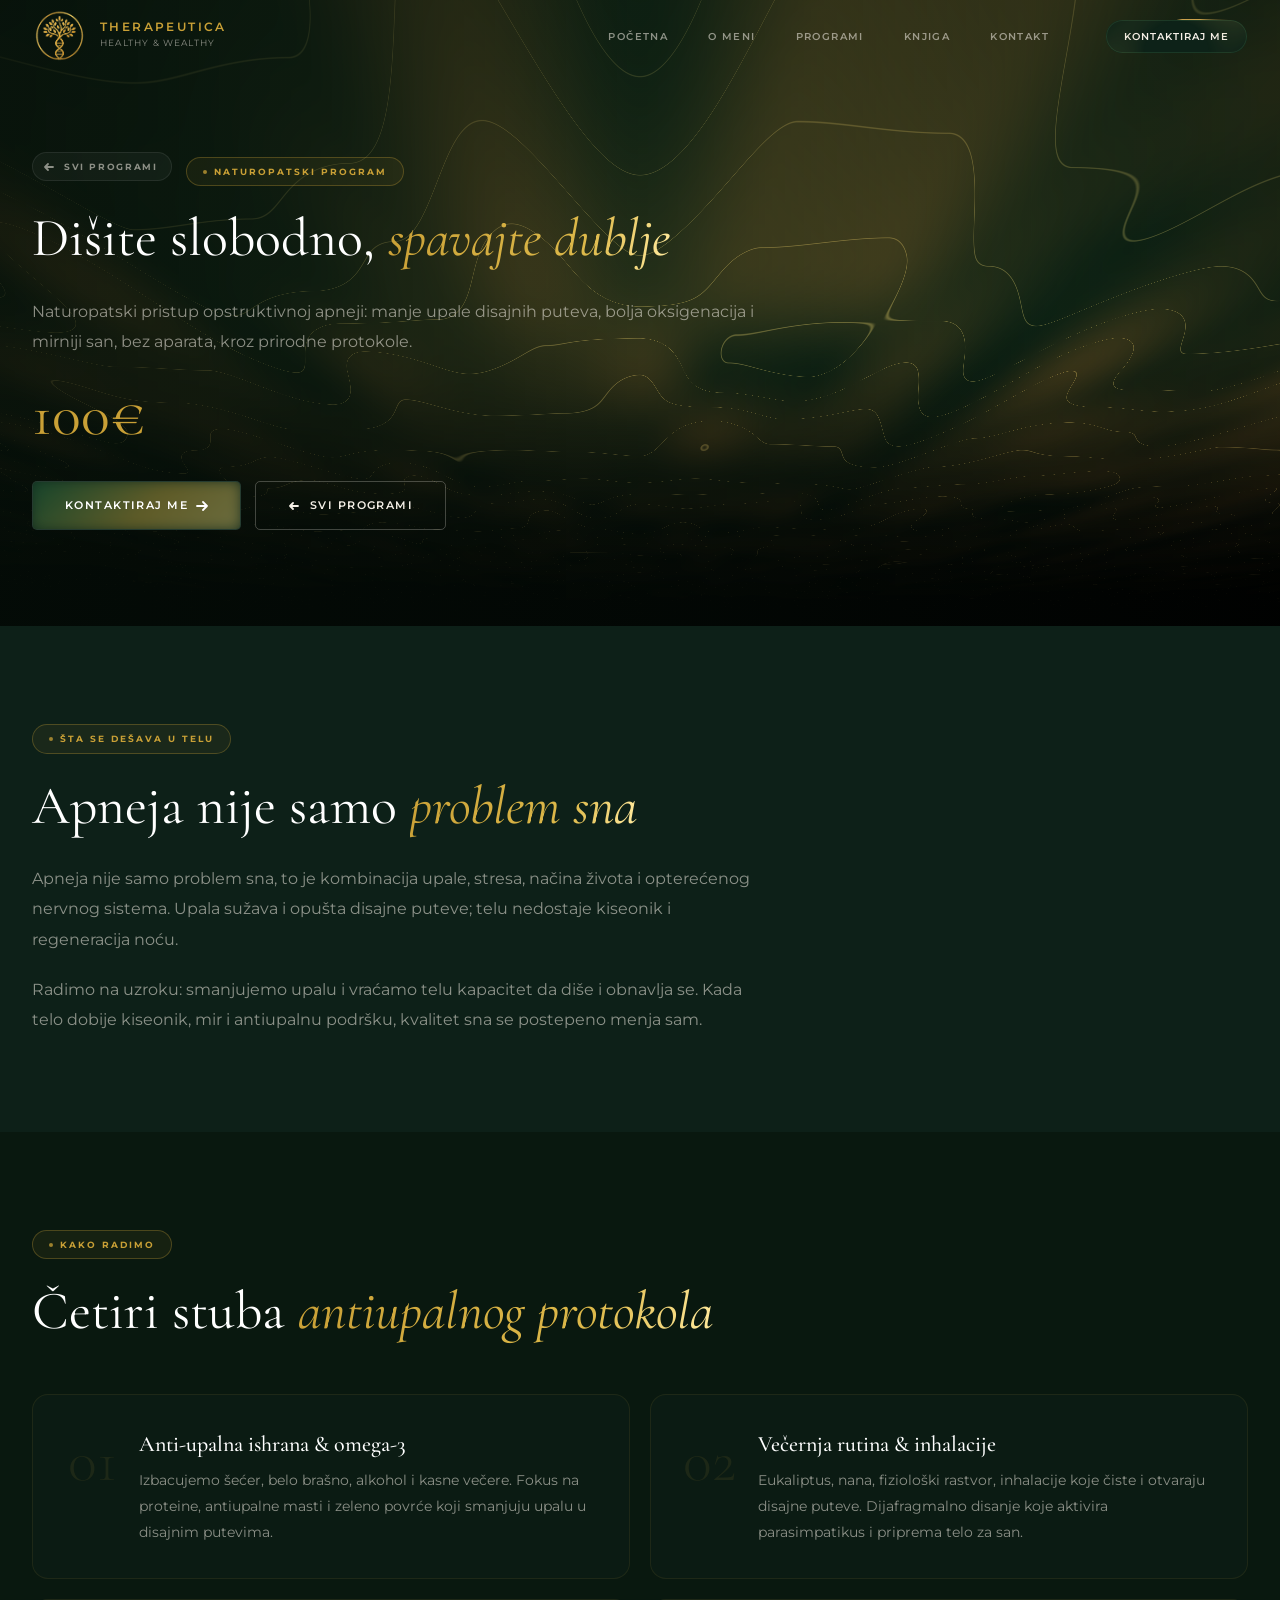
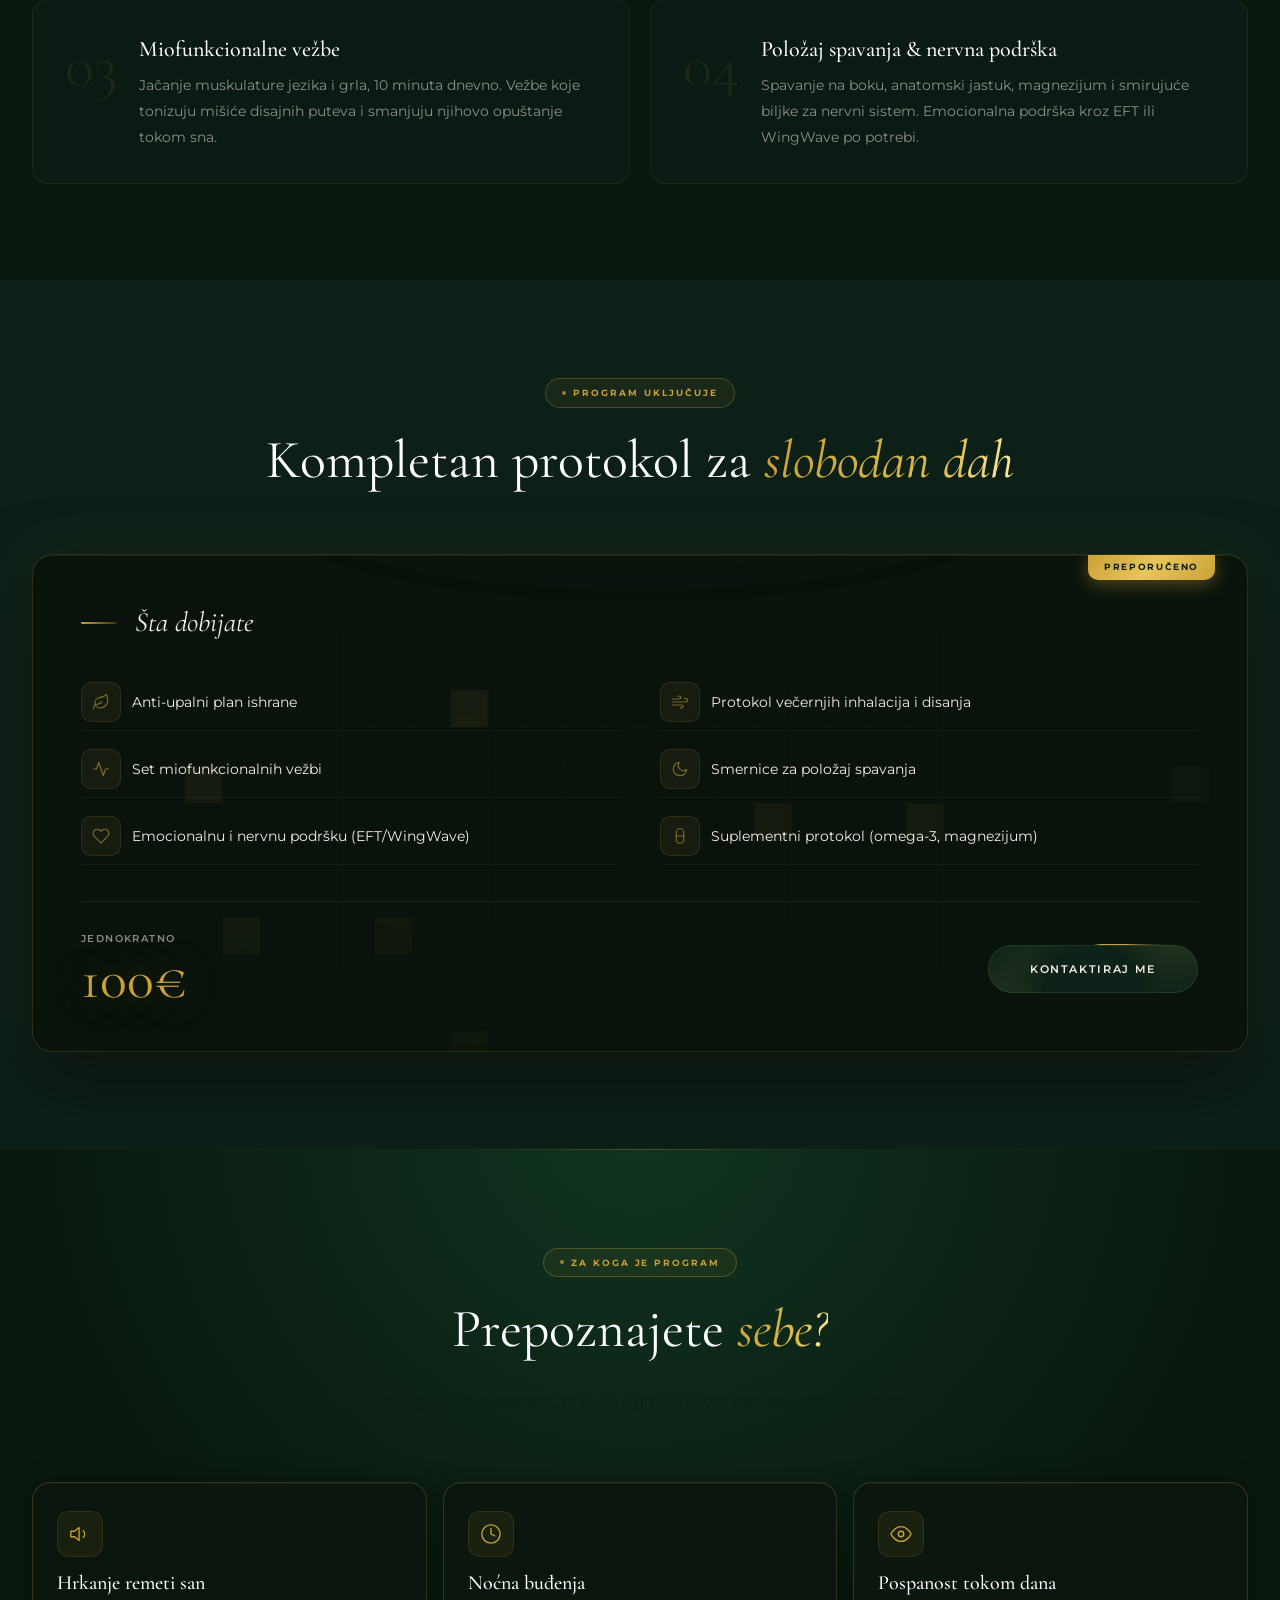
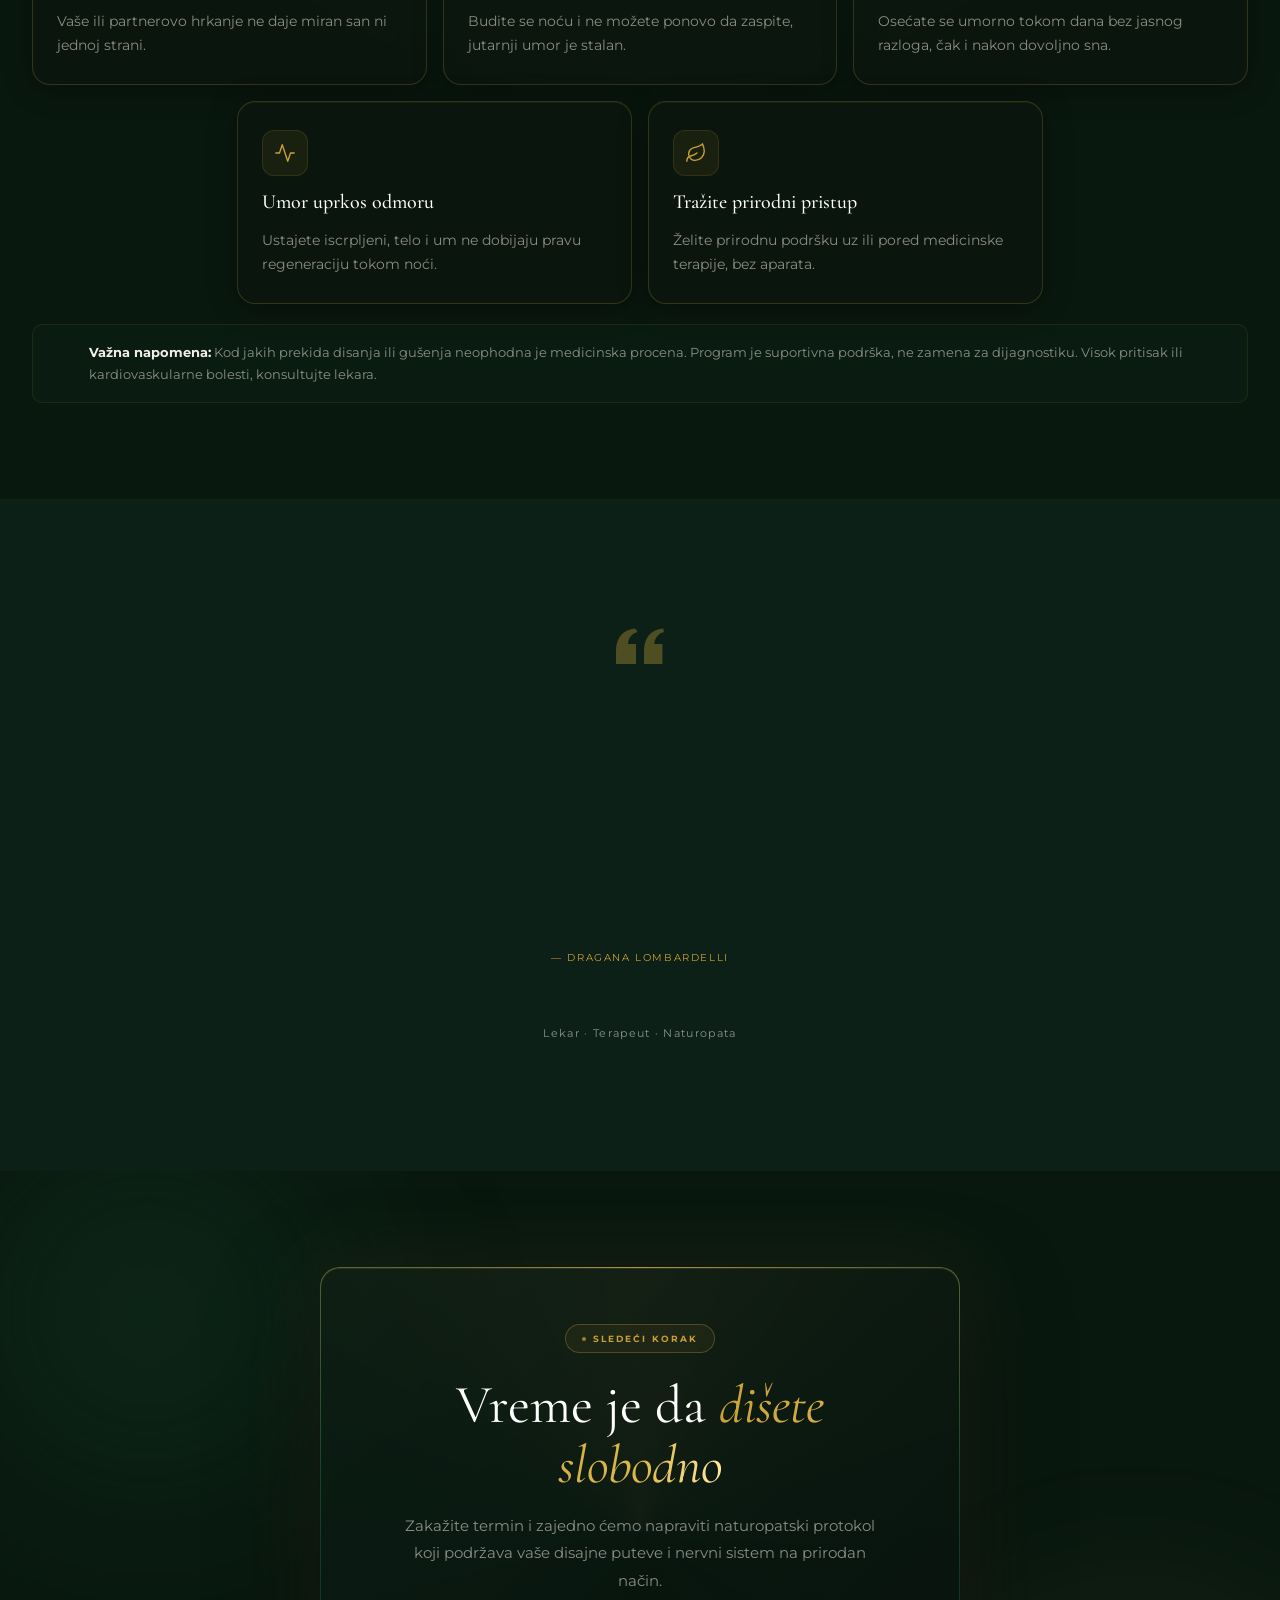
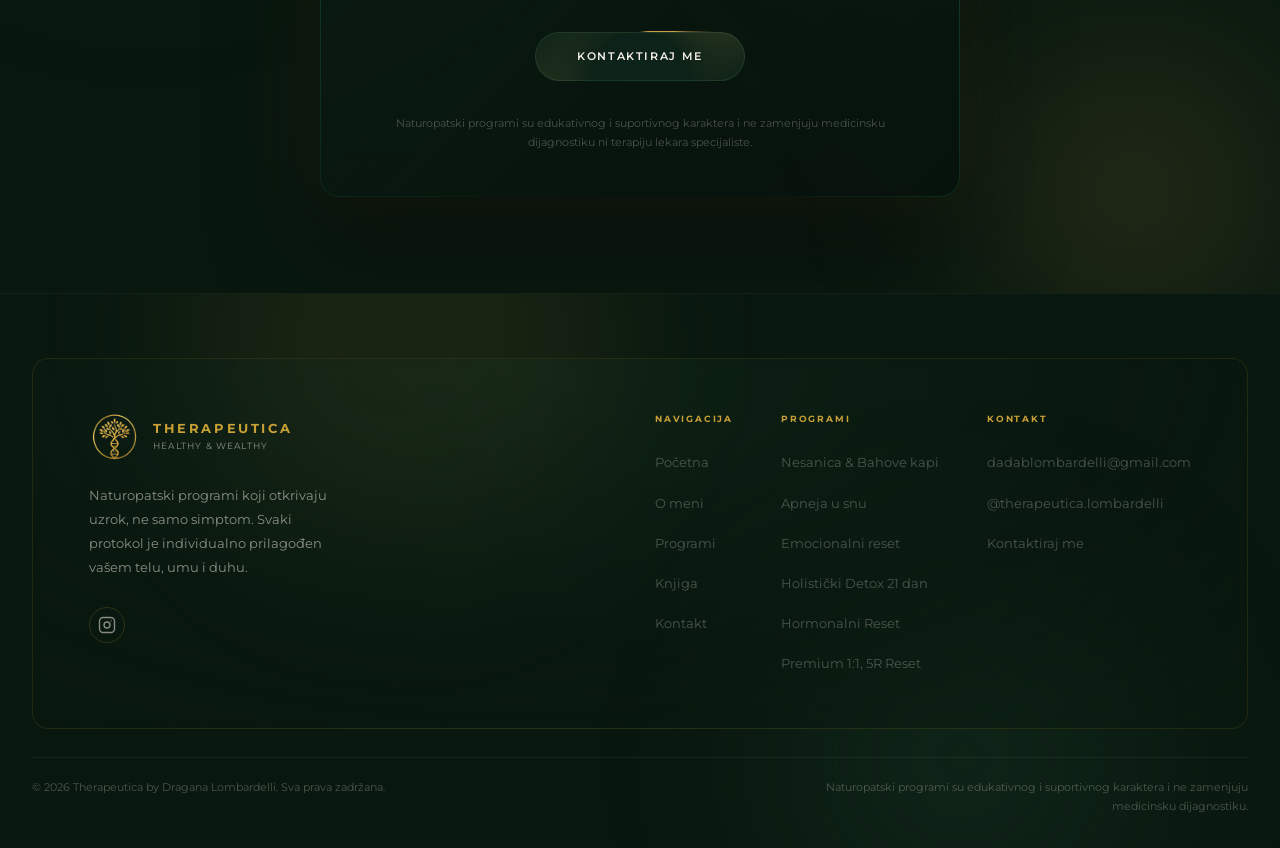
<file: programi/apneja-u-snu.html>
﻿<!DOCTYPE html>
<html lang="sr">
<head>
  <meta charset="UTF-8" />
  <meta name="viewport" content="width=device-width, initial-scale=1.0" />
  <title>Naturopatija za apneju u snu — Therapeutica | Dragana Lombardelli</title>
  <meta name="description" content="Naturopatski pristup opstruktivnoj apneji: manje upale disajnih puteva, bolja oksigenacija i mirniji san, bez aparata, kroz prirodne protokole." />
  <meta property="og:title" content="Naturopatija za apneju u snu — Therapeutica" />
  <meta property="og:description" content="Naturopatski protokol za apneju: anti-upalna ishrana, miofunkcionalne vežbe i nervna podrška." />
  <meta property="og:image" content="../assets/tree.png" />
  <link rel="preconnect" href="https://fonts.googleapis.com" />
  <link rel="preconnect" href="https://fonts.gstatic.com" crossorigin />
  <link href="https://fonts.googleapis.com/css2?family=Cormorant+Garamond:ital,wght@0,300;0,400;0,500;0,600;1,300;1,400;1,500&family=Montserrat:wght@300;400;500;600&display=swap" rel="stylesheet" />
  <link rel="stylesheet" href="../css/style.css" />
</head>
<body>

  <nav class="nav" id="nav">
    <div class="nav__inner">
      <a href="../index.html" class="nav__brand">
        <img src="../assets/logo.png" alt="Therapeutica" class="nav__logo" />
        <div class="nav__brand-text">
          <span class="nav__name">THERAPEUTICA</span>
          <span class="nav__sub">HEALTHY &amp; WEALTHY</span>
        </div>
      </a>
      <ul class="nav__links">
        <li><a href="../index.html">Početna</a></li>
        <li><a href="../o-meni.html">O meni</a></li>
        <li><a href="../index.html#programi">Programi</a></li>
        <li><a href="../knjiga.html">Knjiga</a></li>
        <li><a href="../kontakt.html">Kontakt</a></li>
      </ul>
      <a href="../kontakt.html" class="btn--shiny nav__cta">
        <span>Kontaktiraj me</span>
        <svg class="btn-arr" width="12" height="12" viewBox="0 0 12 12" fill="none" stroke="currentColor" stroke-width="1.8" stroke-linecap="round" stroke-linejoin="round" aria-hidden="true"><path d="M1 6h10M7 2l4 4-4 4"/></svg>
      </a>
      <button class="hamburger" id="hamburger" aria-label="Otvori meni">
        <span></span><span></span><span></span>
      </button>
    </div>
    <div class="nav__mobile" id="mobileMenu">
      <ul>
        <li><a href="../index.html">Početna</a></li>
        <li><a href="../o-meni.html">O meni</a></li>
        <li><a href="../index.html#programi">Programi</a></li>
        <li><a href="../knjiga.html">Knjiga</a></li>
        <li><a href="../kontakt.html">Kontakt</a></li>
      </ul>
      <a href="../kontakt.html" class="btn--shiny" style="justify-content:center;width:100%;box-sizing:border-box;">
        <span>Kontaktiraj me</span>
        <svg class="btn-arr" width="12" height="12" viewBox="0 0 12 12" fill="none" stroke="currentColor" stroke-width="1.8" stroke-linecap="round" stroke-linejoin="round" aria-hidden="true"><path d="M1 6h10M7 2l4 4-4 4"/></svg>
      </a>
    </div>
  </nav>

  <!-- HERO -->
  <section class="prog-hero">
    <div class="container">
      <div class="prog-hero__inner">
        <a href="../index.html#programi" class="prog-breadcrumb"><svg width="14" height="14" viewBox="0 0 14 14" fill="none" stroke="currentColor" stroke-width="1.8" stroke-linecap="round" stroke-linejoin="round"><path d="M10 7H2M5 4L2 7l3 3"/></svg> Svi programi</a>
        <span class="section-label">Naturopatski program</span>
        <h1 class="section-h2">Dišite slobodno, <em>spavajte dublje</em></h1>
        <p class="prog-body">Naturopatski pristup opstruktivnoj apneji: manje upale disajnih puteva, bolja oksigenacija i mirniji san, bez aparata, kroz prirodne protokole.</p>
        <div class="prog-hero__price">100€</div>
        <div class="prog-hero__actions">
          <a href="../kontakt.html" class="btn btn--gradient">
            <span>Kontaktiraj me</span>
            <svg class="btn-arr" width="12" height="12" viewBox="0 0 12 12" fill="none" stroke="currentColor" stroke-width="1.8" stroke-linecap="round" stroke-linejoin="round"><path d="M1 6h10M7 2l4 4-4 4"/></svg>
          </a>
          <a href="../index.html#programi" class="btn btn--ghost"><svg width="14" height="14" viewBox="0 0 14 14" fill="none" stroke="currentColor" stroke-width="1.8" stroke-linecap="round" stroke-linejoin="round"><path d="M10 7H2M5 4L2 7l3 3"/></svg> Svi programi</a>
        </div>
      </div>
    </div>
  </section>

  <!-- ŠTA SE DEŠAVA U TELU -->
  <section class="prog-section prog-section--alt">
    <div class="container">
      <div class="fade-up">
        <span class="section-label">Šta se dešava u telu</span>
        <h2 class="section-h2">Apneja nije samo <em>problem sna</em></h2>
        <p class="prog-body">Apneja nije samo problem sna, to je kombinacija upale, stresa, načina života i opterećenog nervnog sistema. Upala sužava i opušta disajne puteve; telu nedostaje kiseonik i regeneracija noću.</p>
        <p class="prog-body">Radimo na uzroku: smanjujemo upalu i vraćamo telu kapacitet da diše i obnavlja se. Kada telo dobije kiseonik, mir i antiupalnu podršku, kvalitet sna se postepeno menja sam.</p>
      </div>
    </div>
  </section>

  <!-- PROTOKOL -->
  <section class="prog-section">
    <div class="container">
      <div class="fade-up">
        <span class="section-label">Kako radimo</span>
        <h2 class="section-h2">Četiri stuba <em>antiupalnog protokola</em></h2>
      </div>
      <div class="prog-steps">
        <div class="prog-step fade-up">
          <div class="prog-step__num">01</div>
          <div class="prog-step__content">
            <h4>Anti-upalna ishrana &amp; omega-3</h4>
            <p>Izbacujemo šećer, belo brašno, alkohol i kasne večere. Fokus na proteine, antiupalne masti i zeleno povrće koji smanjuju upalu u disajnim putevima.</p>
          </div>
        </div>
        <div class="prog-step fade-up">
          <div class="prog-step__num">02</div>
          <div class="prog-step__content">
            <h4>Večernja rutina &amp; inhalacije</h4>
            <p>Eukaliptus, nana, fiziološki rastvor, inhalacije koje čiste i otvaraju disajne puteve. Dijafragmalno disanje koje aktivira parasimpatikus i priprema telo za san.</p>
          </div>
        </div>
        <div class="prog-step fade-up">
          <div class="prog-step__num">03</div>
          <div class="prog-step__content">
            <h4>Miofunkcionalne vežbe</h4>
            <p>Jačanje muskulature jezika i grla, 10 minuta dnevno. Vežbe koje tonizuju mišiće disajnih puteva i smanjuju njihovo opuštanje tokom sna.</p>
          </div>
        </div>
        <div class="prog-step fade-up">
          <div class="prog-step__num">04</div>
          <div class="prog-step__content">
            <h4>Položaj spavanja &amp; nervna podrška</h4>
            <p>Spavanje na boku, anatomski jastuk, magnezijum i smirujuće biljke za nervni sistem. Emocionalna podrška kroz EFT ili WingWave po potrebi.</p>
          </div>
        </div>
      </div>
    </div>
  </section>

  <!-- ŠTA UKLJUČUJE -->
  <section class="prog-section prog-section--alt">
    <div class="container">
      <div class="section-header section-header--center fade-up">
        <span class="section-label">Program uključuje</span>
        <h2 class="section-h2">Kompletan protokol za <em>slobodan dah</em></h2>
      </div>
      <div class="prog-includes fade-up">
        <div class="inc-beams" aria-hidden="true">
          <div class="inc-beam inc-beam--t"></div>
          <div class="inc-beam inc-beam--r"></div>
          <div class="inc-beam inc-beam--b"></div>
          <div class="inc-beam inc-beam--l"></div>
        </div>
        <div class="inc-corner inc-corner--tl" aria-hidden="true"></div>
        <div class="inc-corner inc-corner--tr" aria-hidden="true"></div>
        <div class="inc-corner inc-corner--br" aria-hidden="true"></div>
        <div class="inc-corner inc-corner--bl" aria-hidden="true"></div>
        <div class="prog-includes__glow" aria-hidden="true"></div>
        <div class="prog-includes__badge">Preporučeno</div>
        <p class="prog-includes__title">Šta dobijate</p>
        <ul class="prog-includes__list">
          <li>
            <span class="prog-includes__item-icon" aria-hidden="true"><svg width="15" height="15" viewBox="0 0 24 24" fill="none" stroke="currentColor" stroke-width="1.6" stroke-linecap="round" stroke-linejoin="round"><path d="M11 20A7 7 0 0 1 9.8 6.1C15.5 5 17 4.48 19 2c1 2 2 4.18 2 8 0 5.5-4.78 10-10 10z"/><path d="M2 21c0-3 1.85-5.36 5.08-6C9.5 14.52 12 13 13 12"/></svg></span>
            Anti-upalni plan ishrane
          </li>
          <li>
            <span class="prog-includes__item-icon" aria-hidden="true"><svg width="15" height="15" viewBox="0 0 24 24" fill="none" stroke="currentColor" stroke-width="1.6" stroke-linecap="round" stroke-linejoin="round"><path d="M9.59 4.59A2 2 0 1 1 11 8H2m10.59 11.41A2 2 0 1 0 14 16H2m15.73-8.27A2.5 2.5 0 1 1 19.5 12H2"/></svg></span>
            Protokol večernjih inhalacija i disanja
          </li>
          <li>
            <span class="prog-includes__item-icon" aria-hidden="true"><svg width="15" height="15" viewBox="0 0 24 24" fill="none" stroke="currentColor" stroke-width="1.6" stroke-linecap="round" stroke-linejoin="round"><polyline points="22 12 18 12 15 21 9 3 6 12 2 12"/></svg></span>
            Set miofunkcionalnih vežbi
          </li>
          <li>
            <span class="prog-includes__item-icon" aria-hidden="true"><svg width="15" height="15" viewBox="0 0 24 24" fill="none" stroke="currentColor" stroke-width="1.6" stroke-linecap="round" stroke-linejoin="round"><path d="M21 12.79A9 9 0 1 1 11.21 3 7 7 0 0 0 21 12.79z"/></svg></span>
            Smernice za položaj spavanja
          </li>
          <li>
            <span class="prog-includes__item-icon" aria-hidden="true"><svg width="15" height="15" viewBox="0 0 24 24" fill="none" stroke="currentColor" stroke-width="1.6" stroke-linecap="round" stroke-linejoin="round"><path d="M20.84 4.61a5.5 5.5 0 0 0-7.78 0L12 5.67l-1.06-1.06a5.5 5.5 0 0 0-7.78 7.78l1.06 1.06L12 21.23l7.78-7.78 1.06-1.06a5.5 5.5 0 0 0 0-7.78z"/></svg></span>
            Emocionalnu i nervnu podršku (EFT/WingWave)
          </li>
          <li>
            <span class="prog-includes__item-icon" aria-hidden="true"><svg width="15" height="15" viewBox="0 0 24 24" fill="none" stroke="currentColor" stroke-width="1.6" stroke-linecap="round" stroke-linejoin="round"><rect x="7" y="2" width="10" height="20" rx="5"/><line x1="7" y1="12" x2="17" y2="12"/></svg></span>
            Suplementni protokol (omega-3, magnezijum)
          </li>
        </ul>
        <div class="prog-includes__footer">
          <div>
            <p class="prog-includes__price-label">Jednokratno</p>
            <span class="prog-includes__price">100€</span>
          </div>
          <a href="../kontakt.html" class="btn--shiny btn--shiny--cta">
            <span>Kontaktiraj me</span>
            <svg class="btn-arr" width="12" height="12" viewBox="0 0 12 12" fill="none" stroke="currentColor" stroke-width="1.8" stroke-linecap="round" stroke-linejoin="round"><path d="M1 6h10M7 2l4 4-4 4"/></svg>
          </a>
        </div>
      </div>
    </div>
  </section>

  <!-- ZA KOGA JE -->
  <section class="prog-section prog-section--radial-glow">
    <div class="container">
      <div class="section-header section-header--center fade-up">
        <span class="section-label">Za koga je program</span>
        <h2 class="section-h2" style="color:var(--white);">Prepoznajete <em>sebe?</em></h2>
        <p class="prog-body whom-intro">Ove tegobe nisu slabost, one su signal da telo traži drugačiju podršku.</p>
      </div>
      <div class="whom-grid">
        <div class="whom-card fade-up">
          <div class="whom-card__icon">
            <svg width="22" height="22" viewBox="0 0 24 24" fill="none" stroke="currentColor" stroke-width="1.5" stroke-linecap="round" stroke-linejoin="round">
              <polygon points="11 5 6 9 2 9 2 15 6 15 11 19 11 5"/><path d="M15.54 8.46a5 5 0 0 1 0 7.07"/>
            </svg>
          </div>
          <h4>Hrkanje remeti san</h4>
          <p>Vaše ili partnerovo hrkanje ne daje miran san ni jednoj strani.</p>
        </div>
        <div class="whom-card fade-up">
          <div class="whom-card__icon">
            <svg width="22" height="22" viewBox="0 0 24 24" fill="none" stroke="currentColor" stroke-width="1.5" stroke-linecap="round" stroke-linejoin="round">
              <circle cx="12" cy="12" r="10"/><polyline points="12 6 12 12 16 14"/>
            </svg>
          </div>
          <h4>Noćna buđenja</h4>
          <p>Budite se noću i ne možete ponovo da zaspite, jutarnji umor je stalan.</p>
        </div>
        <div class="whom-card fade-up">
          <div class="whom-card__icon">
            <svg width="22" height="22" viewBox="0 0 24 24" fill="none" stroke="currentColor" stroke-width="1.5" stroke-linecap="round" stroke-linejoin="round">
              <path d="M1 12s4-8 11-8 11 8 11 8-4 8-11 8-11-8-11-8z"/><circle cx="12" cy="12" r="3"/>
            </svg>
          </div>
          <h4>Pospanost tokom dana</h4>
          <p>Osećate se umorno tokom dana bez jasnog razloga, čak i nakon dovoljno sna.</p>
        </div>
        <div class="whom-card whom-card--offset fade-up">
          <div class="whom-card__icon">
            <svg width="22" height="22" viewBox="0 0 24 24" fill="none" stroke="currentColor" stroke-width="1.5" stroke-linecap="round" stroke-linejoin="round">
              <polyline points="22 12 18 12 15 21 9 3 6 12 2 12"/>
            </svg>
          </div>
          <h4>Umor uprkos odmoru</h4>
          <p>Ustajete iscrpljeni, telo i um ne dobijaju pravu regeneraciju tokom noći.</p>
        </div>
        <div class="whom-card whom-card--offset fade-up">
          <div class="whom-card__icon">
            <svg width="22" height="22" viewBox="0 0 24 24" fill="none" stroke="currentColor" stroke-width="1.5" stroke-linecap="round" stroke-linejoin="round">
              <path d="M11 20A7 7 0 0 1 9.8 6.1C15.5 5 17 4.48 19 2c1 2 2 4.18 2 8 0 5.5-4.78 10-10 10z"/><path d="M2 21c0-3 1.85-5.36 5.08-6C9.5 14.52 12 13 13 12"/>
            </svg>
          </div>
          <h4>Tražite prirodni pristup</h4>
          <p>Želite prirodnu podršku uz ili pored medicinske terapije, bez aparata.</p>
        </div>
      </div>
      <div class="whom-note fade-up">
        <svg class="whom-note__icon" width="20" height="20" viewBox="0 0 24 24" fill="none" stroke="currentColor" stroke-width="1.5" stroke-linecap="round" stroke-linejoin="round">
          <circle cx="12" cy="12" r="10"/><line x1="12" y1="8" x2="12" y2="12"/><line x1="12" y1="16" x2="12.01" y2="16"/>
        </svg>
        <p><strong>Važna napomena:</strong> Kod jakih prekida disanja ili gušenja neophodna je medicinska procena. Program je suportivna podrška, ne zamena za dijagnostiku. Visok pritisak ili kardiovaskularne bolesti, konsultujte lekara.</p>
      </div>
    </div>
  </section>

  <!-- CITAT -->
  <section class="citat">
    <div class="container">
      <div class="citat__inner fade-up">
        <svg class="citat__quote-icon" width="48" height="36" viewBox="0 0 48 36" fill="none">
          <path d="M0 36V22.8C0 16.4 1.6 11.2 4.8 7.2C8 3.2 12.8 1 19.2 0.4L21.6 4C18.4 4.8 16 6.4 14.4 8.8C12.8 11.2 12 13.6 12 16H20V36H0ZM28 36V22.8C28 16.4 29.6 11.2 32.8 7.2C36 3.2 40.8 1 47.2 0.4L48 4C44.8 4.8 42.4 6.4 40.8 8.8C39.2 11.2 38.4 13.6 38.4 16H46.4V36H28Z" fill="currentColor"/>
        </svg>
        <blockquote class="citat__text">
          „Kada telo dobije kiseonik, mir i antiupalnu podršku —<br />
          kvalitet sna se postepeno menja sam."
        </blockquote>
        <cite class="citat__by">— Dragana Lombardelli</cite>
        <p class="citat__subtitle">Lekar · Terapeut · Naturopata</p>
      </div>
    </div>
  </section>

  <!-- FINALNI CTA -->
  <section class="prog-cta">
    <div class="prog-cta__blob prog-cta__blob--1" aria-hidden="true"></div>
    <div class="prog-cta__blob prog-cta__blob--2" aria-hidden="true"></div>
    <div class="container">
      <div class="cta-card fade-up">
        <span class="section-label">Sledeći korak</span>
        <h2 class="section-h2">Vreme je da <em>dišete slobodno</em></h2>
        <p class="prog-cta__desc">Zakažite termin i zajedno ćemo napraviti naturopatski protokol koji podržava vaše disajne puteve i nervni sistem na prirodan način.</p>
        <a href="../kontakt.html" class="btn--shiny btn--shiny--cta">
          <span>Kontaktiraj me</span>
          <svg class="btn-arr" width="12" height="12" viewBox="0 0 12 12" fill="none" stroke="currentColor" stroke-width="1.8" stroke-linecap="round" stroke-linejoin="round"><path d="M1 6h10M7 2l4 4-4 4"/></svg>
        </a>
        <p class="prog-cta__disclaimer">Naturopatski programi su edukativnog i suportivnog karaktera i ne zamenjuju medicinsku dijagnostiku ni terapiju lekara specijaliste.</p>
      </div>
    </div>
  </section>

  <footer class="footer">
    <div class="footer__blob footer__blob--1" aria-hidden="true"></div>
    <div class="footer__blob footer__blob--2" aria-hidden="true"></div>
    <div class="container">
      <div class="footer__glass fade-up">
        <div class="footer__brand-col">
          <a href="../index.html" class="footer__brand-link">
            <img src="../assets/logo.png" alt="Therapeutica" class="footer__logo" />
            <div>
              <p class="footer__brand-name">THERAPEUTICA</p>
              <p class="footer__brand-tag">HEALTHY &amp; WEALTHY</p>
            </div>
          </a>
          <p class="footer__desc">Naturopatski programi koji otkrivaju uzrok, ne samo simptom. Svaki protokol je individualno prilagođen vašem telu, umu i duhu.</p>
          <div class="footer__socials">
            <a href="https://instagram.com/therapeutica.lombardelli" target="_blank" rel="noopener" aria-label="Instagram">
              <svg width="18" height="18" viewBox="0 0 24 24" fill="none" stroke="currentColor" stroke-width="1.8" stroke-linecap="round" stroke-linejoin="round"><rect x="2" y="2" width="20" height="20" rx="5"/><circle cx="12" cy="12" r="4"/><circle cx="17.5" cy="6.5" r="0.8" fill="currentColor" stroke="none"/></svg>
            </a>
          </div>
        </div>
        <nav class="footer__nav">
          <div class="footer__col">
            <h5>Navigacija</h5>
            <ul>
              <li><a href="../index.html">Početna</a></li>
              <li><a href="../o-meni.html">O meni</a></li>
              <li><a href="../index.html#programi">Programi</a></li>
              <li><a href="../knjiga.html">Knjiga</a></li>
        <li><a href="../kontakt.html">Kontakt</a></li>
            </ul>
          </div>
          <div class="footer__col">
            <h5>Programi</h5>
            <ul>
              <li><a href="nesanica-bahove-kapi.html">Nesanica &amp; Bahove kapi</a></li>
              <li><a href="apneja-u-snu.html">Apneja u snu</a></li>
              <li><a href="emocionalni-reset.html">Emocionalni reset</a></li>
              <li><a href="holisticki-detox-21-dan.html">Holistički Detox 21 dan</a></li>
              <li><a href="hormonalni-reset.html">Hormonalni Reset</a></li>
              <li><a href="premium-1na1-5r-reset.html">Premium 1:1, 5R Reset</a></li>
            </ul>
          </div>
          <div class="footer__col">
            <h5>Kontakt</h5>
            <ul>
              <li><a href="mailto:dadablombardelli@gmail.com">dadablombardelli@gmail.com</a></li>
              <li><a href="https://instagram.com/therapeutica.lombardelli" target="_blank" rel="noopener">@therapeutica.lombardelli</a></li>
              <li><a href="../kontakt.html">Kontaktiraj me</a></li>
            </ul>
          </div>
        </nav>
      </div>
      <div class="footer__bottom">
        <p>© 2026 Therapeutica by Dragana Lombardelli. Sva prava zadržana.</p>
        <p class="footer__note">Naturopatski programi su edukativnog i suportivnog karaktera i ne zamenjuju medicinsku dijagnostiku.</p>
      </div>
    </div>
  </footer>

  <script src="../js/main.js"></script>
</body>
</html>
</file>
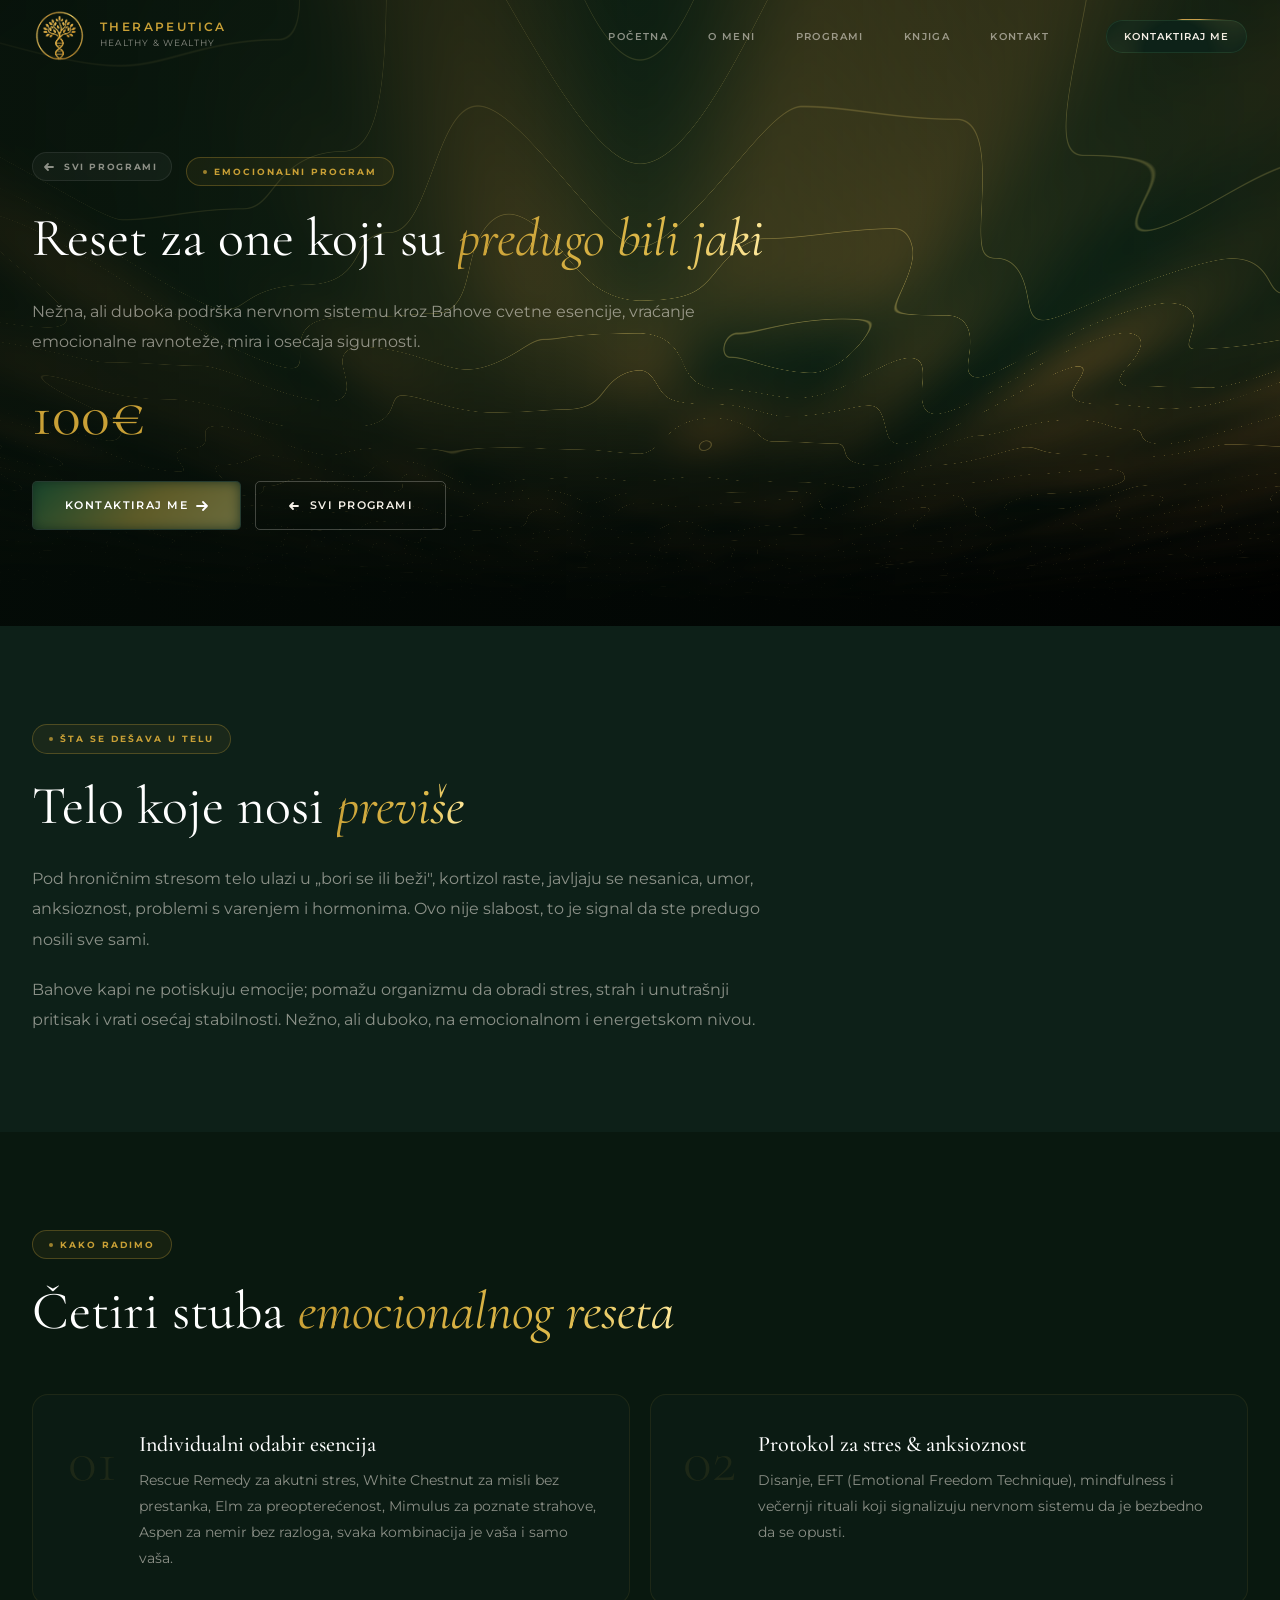
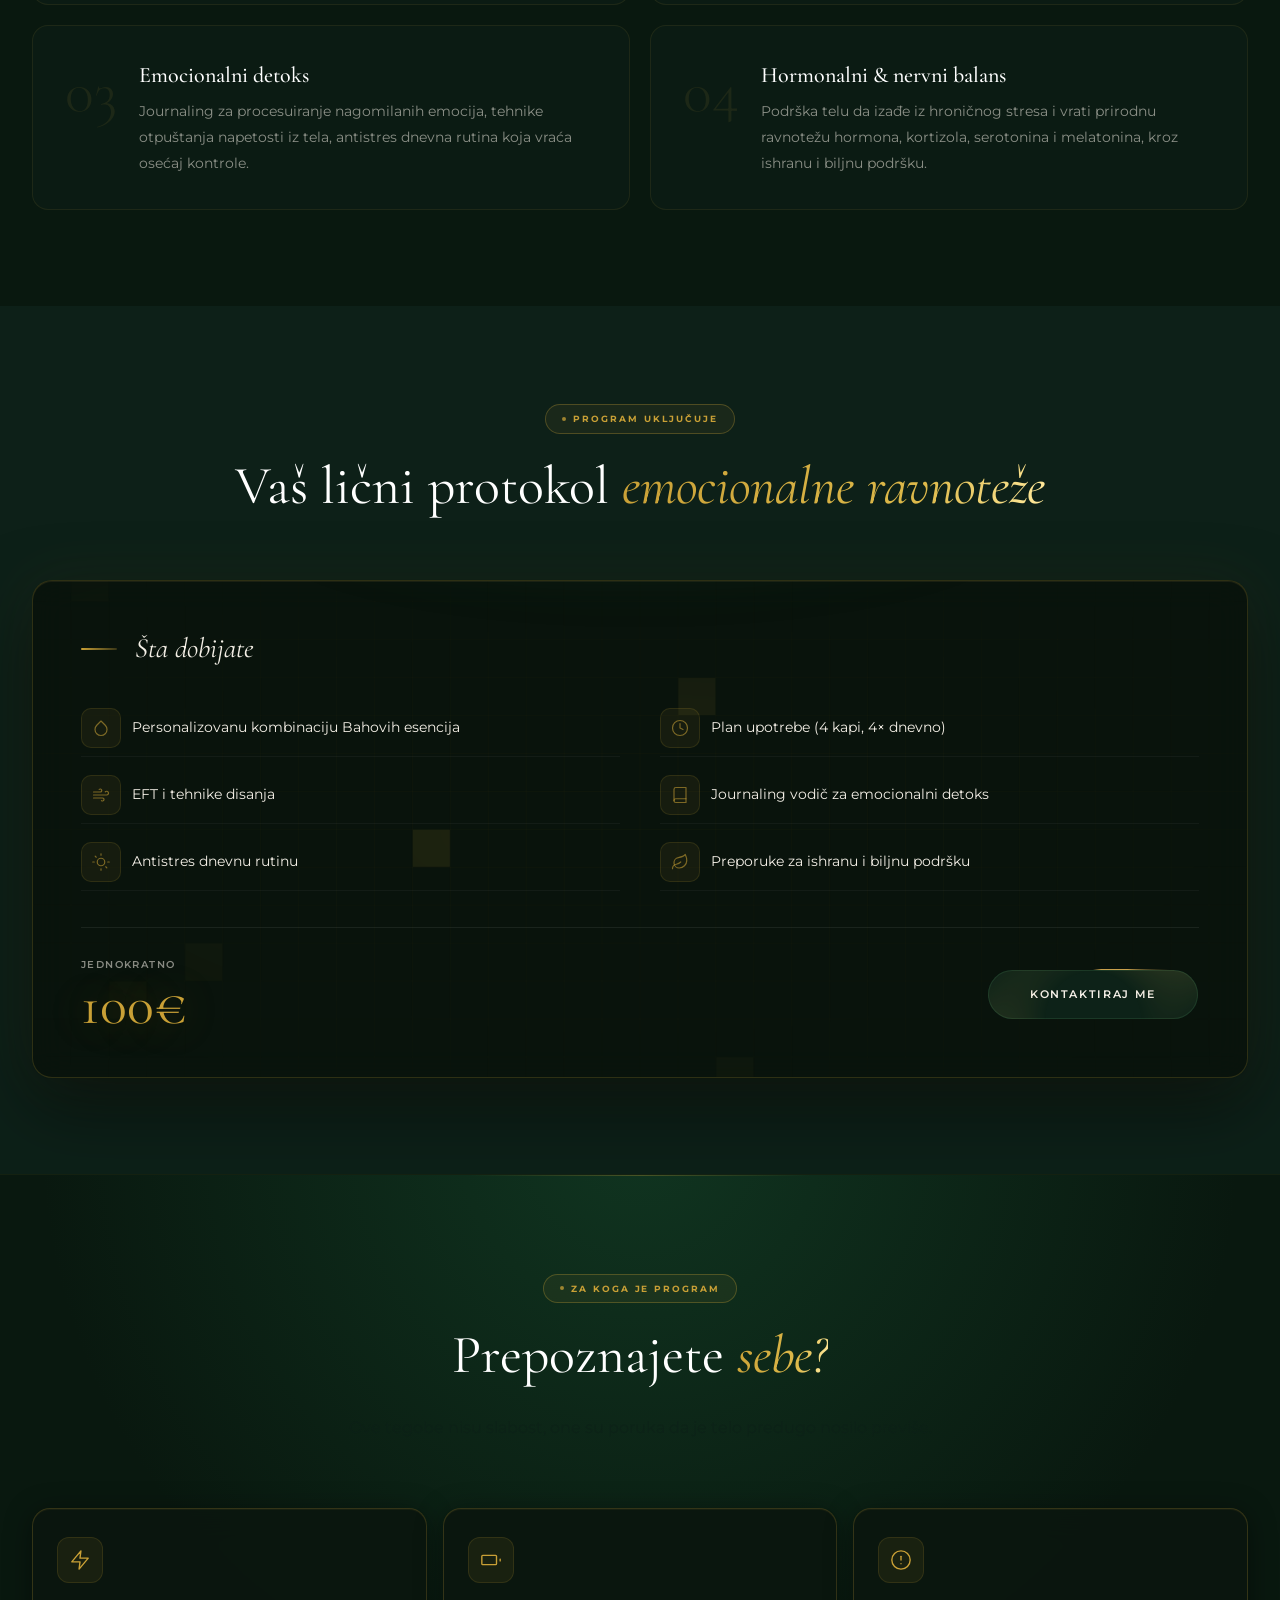
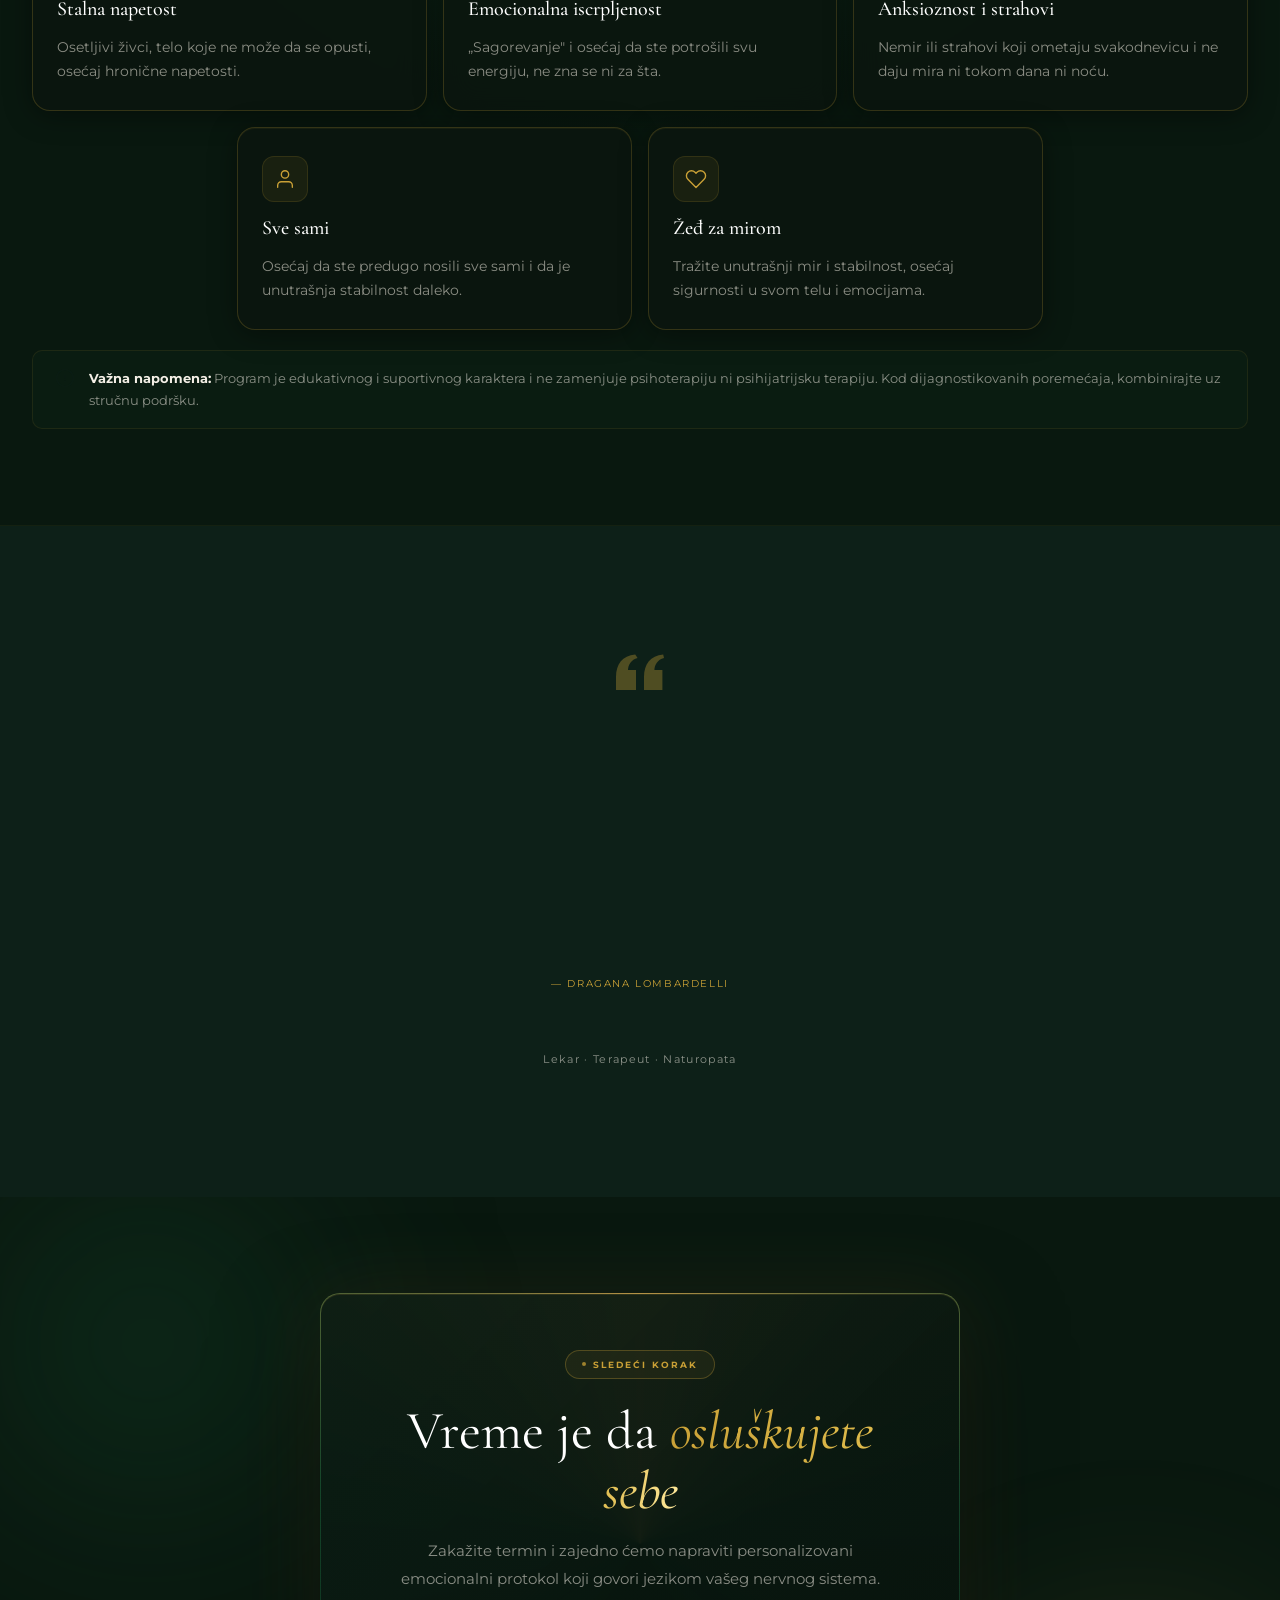
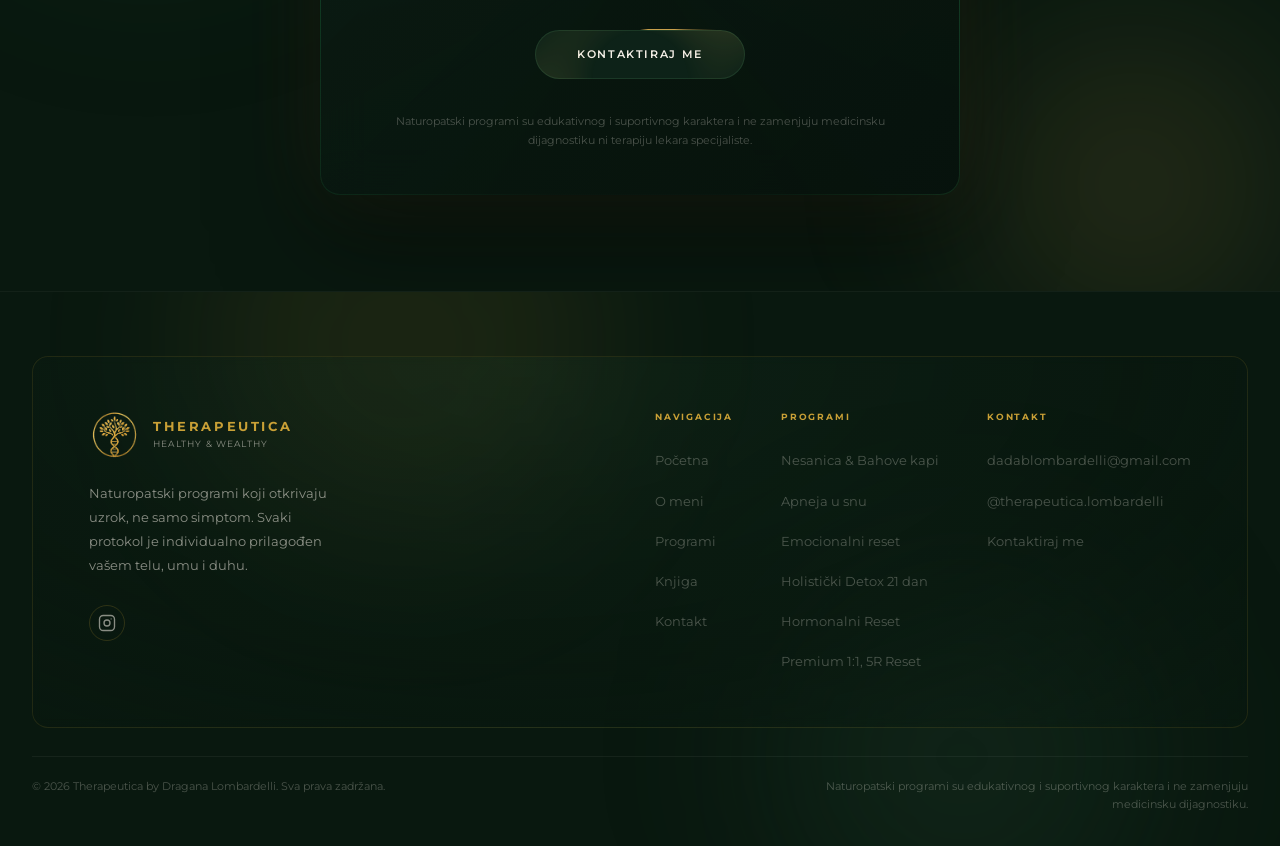
<file: programi/emocionalni-reset.html>
﻿<!DOCTYPE html>
<html lang="sr">
<head>
  <meta charset="UTF-8" />
  <meta name="viewport" content="width=device-width, initial-scale=1.0" />
  <title>Emocionalni reset uz Bahove kapi — Therapeutica</title>
  <meta name="description" content="Nežna, ali duboka podrška nervnom sistemu kroz Bahove cvetne esencije. Vraćanje emocionalne ravnoteže, mira i osećaja sigurnosti." />
  <meta property="og:title" content="Emocionalni reset uz Bahove kapi — Therapeutica" />
  <meta property="og:description" content="Nežna, ali duboka podrška nervnom sistemu kroz Bahove cvetne esencije za emocionalnu ravnotežu." />
  <meta property="og:image" content="../assets/tree.png" />
  <link rel="preconnect" href="https://fonts.googleapis.com" />
  <link rel="preconnect" href="https://fonts.gstatic.com" crossorigin />
  <link href="https://fonts.googleapis.com/css2?family=Cormorant+Garamond:ital,wght@0,300;0,400;0,500;0,600;1,300;1,400;1,500&family=Montserrat:wght@300;400;500;600&display=swap" rel="stylesheet" />
  <link rel="stylesheet" href="../css/style.css" />
</head>
<body>

  <nav class="nav" id="nav">
    <div class="nav__inner">
      <a href="../index.html" class="nav__brand">
        <img src="../assets/logo.png" alt="Therapeutica" class="nav__logo" />
        <div class="nav__brand-text">
          <span class="nav__name">THERAPEUTICA</span>
          <span class="nav__sub">HEALTHY &amp; WEALTHY</span>
        </div>
      </a>
      <ul class="nav__links">
        <li><a href="../index.html">Početna</a></li>
        <li><a href="../o-meni.html">O meni</a></li>
        <li><a href="../index.html#programi">Programi</a></li>
        <li><a href="../knjiga.html">Knjiga</a></li>
        <li><a href="../kontakt.html">Kontakt</a></li>
      </ul>
      <a href="../kontakt.html" class="btn--shiny nav__cta">
        <span>Kontaktiraj me</span>
        <svg class="btn-arr" width="12" height="12" viewBox="0 0 12 12" fill="none" stroke="currentColor" stroke-width="1.8" stroke-linecap="round" stroke-linejoin="round" aria-hidden="true"><path d="M1 6h10M7 2l4 4-4 4"/></svg>
      </a>
      <button class="hamburger" id="hamburger" aria-label="Otvori meni">
        <span></span><span></span><span></span>
      </button>
    </div>
    <div class="nav__mobile" id="mobileMenu">
      <ul>
        <li><a href="../index.html">Početna</a></li>
        <li><a href="../o-meni.html">O meni</a></li>
        <li><a href="../index.html#programi">Programi</a></li>
        <li><a href="../knjiga.html">Knjiga</a></li>
        <li><a href="../kontakt.html">Kontakt</a></li>
      </ul>
      <a href="../kontakt.html" class="btn--shiny" style="justify-content:center;width:100%;box-sizing:border-box;">
        <span>Kontaktiraj me</span>
        <svg class="btn-arr" width="12" height="12" viewBox="0 0 12 12" fill="none" stroke="currentColor" stroke-width="1.8" stroke-linecap="round" stroke-linejoin="round" aria-hidden="true"><path d="M1 6h10M7 2l4 4-4 4"/></svg>
      </a>
    </div>
  </nav>

  <!-- HERO -->
  <section class="prog-hero">
    <div class="container">
      <div class="prog-hero__inner">
        <a href="../index.html#programi" class="prog-breadcrumb"><svg width="14" height="14" viewBox="0 0 14 14" fill="none" stroke="currentColor" stroke-width="1.8" stroke-linecap="round" stroke-linejoin="round"><path d="M10 7H2M5 4L2 7l3 3"/></svg> Svi programi</a>
        <span class="section-label">Emocionalni program</span>
        <h1 class="section-h2">Reset za one koji su <em>predugo bili jaki</em></h1>
        <p class="prog-body">Nežna, ali duboka podrška nervnom sistemu kroz Bahove cvetne esencije, vraćanje emocionalne ravnoteže, mira i osećaja sigurnosti.</p>
        <div class="prog-hero__price">100€</div>
        <div class="prog-hero__actions">
          <a href="../kontakt.html" class="btn btn--gradient">
            <span>Kontaktiraj me</span>
            <svg class="btn-arr" width="12" height="12" viewBox="0 0 12 12" fill="none" stroke="currentColor" stroke-width="1.8" stroke-linecap="round" stroke-linejoin="round"><path d="M1 6h10M7 2l4 4-4 4"/></svg>
          </a>
          <a href="../index.html#programi" class="btn btn--ghost"><svg width="14" height="14" viewBox="0 0 14 14" fill="none" stroke="currentColor" stroke-width="1.8" stroke-linecap="round" stroke-linejoin="round"><path d="M10 7H2M5 4L2 7l3 3"/></svg> Svi programi</a>
        </div>
      </div>
    </div>
  </section>

  <!-- ŠTA SE DEŠAVA U TELU -->
  <section class="prog-section prog-section--alt">
    <div class="container">
      <div class="fade-up">
        <span class="section-label">Šta se dešava u telu</span>
        <h2 class="section-h2">Telo koje nosi <em>previše</em></h2>
        <p class="prog-body">Pod hroničnim stresom telo ulazi u „bori se ili beži", kortizol raste, javljaju se nesanica, umor, anksioznost, problemi s varenjem i hormonima. Ovo nije slabost, to je signal da ste predugo nosili sve sami.</p>
        <p class="prog-body">Bahove kapi ne potiskuju emocije; pomažu organizmu da obradi stres, strah i unutrašnji pritisak i vrati osećaj stabilnosti. Nežno, ali duboko, na emocionalnom i energetskom nivou.</p>
      </div>
    </div>
  </section>

  <!-- PROTOKOL -->
  <section class="prog-section">
    <div class="container">
      <div class="fade-up">
        <span class="section-label">Kako radimo</span>
        <h2 class="section-h2">Četiri stuba <em>emocionalnog reseta</em></h2>
      </div>
      <div class="prog-steps">
        <div class="prog-step fade-up">
          <div class="prog-step__num">01</div>
          <div class="prog-step__content">
            <h4>Individualni odabir esencija</h4>
            <p>Rescue Remedy za akutni stres, White Chestnut za misli bez prestanka, Elm za preopterećenost, Mimulus za poznate strahove, Aspen za nemir bez razloga, svaka kombinacija je vaša i samo vaša.</p>
          </div>
        </div>
        <div class="prog-step fade-up">
          <div class="prog-step__num">02</div>
          <div class="prog-step__content">
            <h4>Protokol za stres &amp; anksioznost</h4>
            <p>Disanje, EFT (Emotional Freedom Technique), mindfulness i večernji rituali koji signalizuju nervnom sistemu da je bezbedno da se opusti.</p>
          </div>
        </div>
        <div class="prog-step fade-up">
          <div class="prog-step__num">03</div>
          <div class="prog-step__content">
            <h4>Emocionalni detoks</h4>
            <p>Journaling za procesuiranje nagomilanih emocija, tehnike otpuštanja napetosti iz tela, antistres dnevna rutina koja vraća osećaj kontrole.</p>
          </div>
        </div>
        <div class="prog-step fade-up">
          <div class="prog-step__num">04</div>
          <div class="prog-step__content">
            <h4>Hormonalni &amp; nervni balans</h4>
            <p>Podrška telu da izađe iz hroničnog stresa i vrati prirodnu ravnotežu hormona, kortizola, serotonina i melatonina, kroz ishranu i biljnu podršku.</p>
          </div>
        </div>
      </div>
    </div>
  </section>

  <!-- ŠTA UKLJUČUJE -->
  <section class="prog-section prog-section--alt">
    <div class="container">
      <div class="section-header section-header--center fade-up">
        <span class="section-label">Program uključuje</span>
        <h2 class="section-h2">Vaš lični protokol <em>emocionalne ravnoteže</em></h2>
      </div>
      <div class="prog-includes fade-up">
        <div class="inc-beams" aria-hidden="true">
          <div class="inc-beam inc-beam--t"></div>
          <div class="inc-beam inc-beam--r"></div>
          <div class="inc-beam inc-beam--b"></div>
          <div class="inc-beam inc-beam--l"></div>
        </div>
        <div class="inc-corner inc-corner--tl" aria-hidden="true"></div>
        <div class="inc-corner inc-corner--tr" aria-hidden="true"></div>
        <div class="inc-corner inc-corner--br" aria-hidden="true"></div>
        <div class="inc-corner inc-corner--bl" aria-hidden="true"></div>
        <div class="prog-includes__glow" aria-hidden="true"></div>
        <p class="prog-includes__title">Šta dobijate</p>
        <ul class="prog-includes__list">
          <li>
            <span class="prog-includes__item-icon" aria-hidden="true"><svg width="15" height="15" viewBox="0 0 24 24" fill="none" stroke="currentColor" stroke-width="1.6" stroke-linecap="round" stroke-linejoin="round"><path d="M12 2.69l5.66 5.66a8 8 0 1 1-11.31 0z"/></svg></span>
            Personalizovanu kombinaciju Bahovih esencija
          </li>
          <li>
            <span class="prog-includes__item-icon" aria-hidden="true"><svg width="15" height="15" viewBox="0 0 24 24" fill="none" stroke="currentColor" stroke-width="1.6" stroke-linecap="round" stroke-linejoin="round"><circle cx="12" cy="12" r="10"/><polyline points="12 6 12 12 16 14"/></svg></span>
            Plan upotrebe (4 kapi, 4× dnevno)
          </li>
          <li>
            <span class="prog-includes__item-icon" aria-hidden="true"><svg width="15" height="15" viewBox="0 0 24 24" fill="none" stroke="currentColor" stroke-width="1.6" stroke-linecap="round" stroke-linejoin="round"><path d="M9.59 4.59A2 2 0 1 1 11 8H2m10.59 11.41A2 2 0 1 0 14 16H2m15.73-8.27A2.5 2.5 0 1 1 19.5 12H2"/></svg></span>
            EFT i tehnike disanja
          </li>
          <li>
            <span class="prog-includes__item-icon" aria-hidden="true"><svg width="15" height="15" viewBox="0 0 24 24" fill="none" stroke="currentColor" stroke-width="1.6" stroke-linecap="round" stroke-linejoin="round"><path d="M4 19.5A2.5 2.5 0 0 1 6.5 17H20"/><path d="M6.5 2H20v20H6.5A2.5 2.5 0 0 1 4 19.5v-15A2.5 2.5 0 0 1 6.5 2z"/></svg></span>
            Journaling vodič za emocionalni detoks
          </li>
          <li>
            <span class="prog-includes__item-icon" aria-hidden="true"><svg width="15" height="15" viewBox="0 0 24 24" fill="none" stroke="currentColor" stroke-width="1.6" stroke-linecap="round" stroke-linejoin="round"><circle cx="12" cy="12" r="5"/><line x1="12" y1="1" x2="12" y2="3"/><line x1="12" y1="21" x2="12" y2="23"/><line x1="4.22" y1="4.22" x2="5.64" y2="5.64"/><line x1="18.36" y1="18.36" x2="19.78" y2="19.78"/><line x1="1" y1="12" x2="3" y2="12"/><line x1="21" y1="12" x2="23" y2="12"/></svg></span>
            Antistres dnevnu rutinu
          </li>
          <li>
            <span class="prog-includes__item-icon" aria-hidden="true"><svg width="15" height="15" viewBox="0 0 24 24" fill="none" stroke="currentColor" stroke-width="1.6" stroke-linecap="round" stroke-linejoin="round"><path d="M11 20A7 7 0 0 1 9.8 6.1C15.5 5 17 4.48 19 2c1 2 2 4.18 2 8 0 5.5-4.78 10-10 10z"/><path d="M2 21c0-3 1.85-5.36 5.08-6C9.5 14.52 12 13 13 12"/></svg></span>
            Preporuke za ishranu i biljnu podršku
          </li>
        </ul>
        <div class="prog-includes__footer">
          <div>
            <p class="prog-includes__price-label">Jednokratno</p>
            <span class="prog-includes__price">100€</span>
          </div>
          <a href="../kontakt.html" class="btn--shiny btn--shiny--cta">
            <span>Kontaktiraj me</span>
            <svg class="btn-arr" width="12" height="12" viewBox="0 0 12 12" fill="none" stroke="currentColor" stroke-width="1.8" stroke-linecap="round" stroke-linejoin="round"><path d="M1 6h10M7 2l4 4-4 4"/></svg>
          </a>
        </div>
      </div>
    </div>
  </section>

  <!-- ZA KOGA JE -->
  <section class="prog-section prog-section--radial-glow">
    <div class="container">
      <div class="section-header section-header--center fade-up">
        <span class="section-label">Za koga je program</span>
        <h2 class="section-h2" style="color:var(--white);">Prepoznajete <em>sebe?</em></h2>
        <p class="prog-body whom-intro">Ove tegobe nisu slabost, one su poruka da je telo predugo nosilo previše.</p>
      </div>
      <div class="whom-grid">
        <div class="whom-card fade-up">
          <div class="whom-card__icon">
            <svg width="22" height="22" viewBox="0 0 24 24" fill="none" stroke="currentColor" stroke-width="1.5" stroke-linecap="round" stroke-linejoin="round">
              <polygon points="13 2 3 14 12 14 11 22 21 10 12 10 13 2"/>
            </svg>
          </div>
          <h4>Stalna napetost</h4>
          <p>Osetljivi živci, telo koje ne može da se opusti, osećaj hronične napetosti.</p>
        </div>
        <div class="whom-card fade-up">
          <div class="whom-card__icon">
            <svg width="22" height="22" viewBox="0 0 24 24" fill="none" stroke="currentColor" stroke-width="1.5" stroke-linecap="round" stroke-linejoin="round">
              <rect x="2" y="7" width="16" height="10" rx="1"/><line x1="22" y1="11" x2="22" y2="13"/>
            </svg>
          </div>
          <h4>Emocionalna iscrpljenost</h4>
          <p>„Sagorevanje" i osećaj da ste potrošili svu energiju, ne zna se ni za šta.</p>
        </div>
        <div class="whom-card fade-up">
          <div class="whom-card__icon">
            <svg width="22" height="22" viewBox="0 0 24 24" fill="none" stroke="currentColor" stroke-width="1.5" stroke-linecap="round" stroke-linejoin="round">
              <circle cx="12" cy="12" r="10"/><line x1="12" y1="8" x2="12" y2="12"/><line x1="12" y1="16" x2="12.01" y2="16"/>
            </svg>
          </div>
          <h4>Anksioznost i strahovi</h4>
          <p>Nemir ili strahovi koji ometaju svakodnevicu i ne daju mira ni tokom dana ni noću.</p>
        </div>
        <div class="whom-card whom-card--offset fade-up">
          <div class="whom-card__icon">
            <svg width="22" height="22" viewBox="0 0 24 24" fill="none" stroke="currentColor" stroke-width="1.5" stroke-linecap="round" stroke-linejoin="round">
              <path d="M20 21v-2a4 4 0 0 0-4-4H8a4 4 0 0 0-4 4v2"/><circle cx="12" cy="7" r="4"/>
            </svg>
          </div>
          <h4>Sve sami</h4>
          <p>Osećaj da ste predugo nosili sve sami i da je unutrašnja stabilnost daleko.</p>
        </div>
        <div class="whom-card whom-card--offset fade-up">
          <div class="whom-card__icon">
            <svg width="22" height="22" viewBox="0 0 24 24" fill="none" stroke="currentColor" stroke-width="1.5" stroke-linecap="round" stroke-linejoin="round">
              <path d="M20.84 4.61a5.5 5.5 0 0 0-7.78 0L12 5.67l-1.06-1.06a5.5 5.5 0 0 0-7.78 7.78l1.06 1.06L12 21.23l7.78-7.78 1.06-1.06a5.5 5.5 0 0 0 0-7.78z"/>
            </svg>
          </div>
          <h4>Žeđ za mirom</h4>
          <p>Tražite unutrašnji mir i stabilnost, osećaj sigurnosti u svom telu i emocijama.</p>
        </div>
      </div>
      <div class="whom-note fade-up">
        <svg class="whom-note__icon" width="20" height="20" viewBox="0 0 24 24" fill="none" stroke="currentColor" stroke-width="1.5" stroke-linecap="round" stroke-linejoin="round">
          <circle cx="12" cy="12" r="10"/><line x1="12" y1="8" x2="12" y2="12"/><line x1="12" y1="16" x2="12.01" y2="16"/>
        </svg>
        <p><strong>Važna napomena:</strong> Program je edukativnog i suportivnog karaktera i ne zamenjuje psihoterapiju ni psihijatrijsku terapiju. Kod dijagnostikovanih poremećaja, kombinirajte uz stručnu podršku.</p>
      </div>
    </div>
  </section>

  <!-- CITAT -->
  <section class="citat">
    <div class="container">
      <div class="citat__inner fade-up">
        <svg class="citat__quote-icon" width="48" height="36" viewBox="0 0 48 36" fill="none">
          <path d="M0 36V22.8C0 16.4 1.6 11.2 4.8 7.2C8 3.2 12.8 1 19.2 0.4L21.6 4C18.4 4.8 16 6.4 14.4 8.8C12.8 11.2 12 13.6 12 16H20V36H0ZM28 36V22.8C28 16.4 29.6 11.2 32.8 7.2C36 3.2 40.8 1 47.2 0.4L48 4C44.8 4.8 42.4 6.4 40.8 8.8C39.2 11.2 38.4 13.6 38.4 16H46.4V36H28Z" fill="currentColor"/>
        </svg>
        <blockquote class="citat__text">
          „Stres nije samo mentalni pritisak.<br />
          To je način na koji telo kaže da ste predugo bili jaki."
        </blockquote>
        <cite class="citat__by">— Dragana Lombardelli</cite>
        <p class="citat__subtitle">Lekar · Terapeut · Naturopata</p>
      </div>
    </div>
  </section>

  <!-- FINALNI CTA -->
  <section class="prog-cta">
    <div class="prog-cta__blob prog-cta__blob--1" aria-hidden="true"></div>
    <div class="prog-cta__blob prog-cta__blob--2" aria-hidden="true"></div>
    <div class="container">
      <div class="cta-card fade-up">
        <span class="section-label">Sledeći korak</span>
        <h2 class="section-h2">Vreme je da <em>osluškujete sebe</em></h2>
        <p class="prog-cta__desc">Zakažite termin i zajedno ćemo napraviti personalizovani emocionalni protokol koji govori jezikom vašeg nervnog sistema.</p>
        <a href="../kontakt.html" class="btn--shiny btn--shiny--cta">
          <span>Kontaktiraj me</span>
          <svg class="btn-arr" width="12" height="12" viewBox="0 0 12 12" fill="none" stroke="currentColor" stroke-width="1.8" stroke-linecap="round" stroke-linejoin="round"><path d="M1 6h10M7 2l4 4-4 4"/></svg>
        </a>
        <p class="prog-cta__disclaimer">Naturopatski programi su edukativnog i suportivnog karaktera i ne zamenjuju medicinsku dijagnostiku ni terapiju lekara specijaliste.</p>
      </div>
    </div>
  </section>

  <footer class="footer">
    <div class="footer__blob footer__blob--1" aria-hidden="true"></div>
    <div class="footer__blob footer__blob--2" aria-hidden="true"></div>
    <div class="container">
      <div class="footer__glass fade-up">
        <div class="footer__brand-col">
          <a href="../index.html" class="footer__brand-link">
            <img src="../assets/logo.png" alt="Therapeutica" class="footer__logo" />
            <div>
              <p class="footer__brand-name">THERAPEUTICA</p>
              <p class="footer__brand-tag">HEALTHY &amp; WEALTHY</p>
            </div>
          </a>
          <p class="footer__desc">Naturopatski programi koji otkrivaju uzrok, ne samo simptom. Svaki protokol je individualno prilagođen vašem telu, umu i duhu.</p>
          <div class="footer__socials">
            <a href="https://instagram.com/therapeutica.lombardelli" target="_blank" rel="noopener" aria-label="Instagram">
              <svg width="18" height="18" viewBox="0 0 24 24" fill="none" stroke="currentColor" stroke-width="1.8" stroke-linecap="round" stroke-linejoin="round"><rect x="2" y="2" width="20" height="20" rx="5"/><circle cx="12" cy="12" r="4"/><circle cx="17.5" cy="6.5" r="0.8" fill="currentColor" stroke="none"/></svg>
            </a>
          </div>
        </div>
        <nav class="footer__nav">
          <div class="footer__col">
            <h5>Navigacija</h5>
            <ul>
              <li><a href="../index.html">Početna</a></li>
              <li><a href="../o-meni.html">O meni</a></li>
              <li><a href="../index.html#programi">Programi</a></li>
              <li><a href="../knjiga.html">Knjiga</a></li>
        <li><a href="../kontakt.html">Kontakt</a></li>
            </ul>
          </div>
          <div class="footer__col">
            <h5>Programi</h5>
            <ul>
              <li><a href="nesanica-bahove-kapi.html">Nesanica &amp; Bahove kapi</a></li>
              <li><a href="apneja-u-snu.html">Apneja u snu</a></li>
              <li><a href="emocionalni-reset.html">Emocionalni reset</a></li>
              <li><a href="holisticki-detox-21-dan.html">Holistički Detox 21 dan</a></li>
              <li><a href="hormonalni-reset.html">Hormonalni Reset</a></li>
              <li><a href="premium-1na1-5r-reset.html">Premium 1:1, 5R Reset</a></li>
            </ul>
          </div>
          <div class="footer__col">
            <h5>Kontakt</h5>
            <ul>
              <li><a href="mailto:dadablombardelli@gmail.com">dadablombardelli@gmail.com</a></li>
              <li><a href="https://instagram.com/therapeutica.lombardelli" target="_blank" rel="noopener">@therapeutica.lombardelli</a></li>
              <li><a href="../kontakt.html">Kontaktiraj me</a></li>
            </ul>
          </div>
        </nav>
      </div>
      <div class="footer__bottom">
        <p>© 2026 Therapeutica by Dragana Lombardelli. Sva prava zadržana.</p>
        <p class="footer__note">Naturopatski programi su edukativnog i suportivnog karaktera i ne zamenjuju medicinsku dijagnostiku.</p>
      </div>
    </div>
  </footer>

  <script src="../js/main.js"></script>
</body>
</html>
</file>
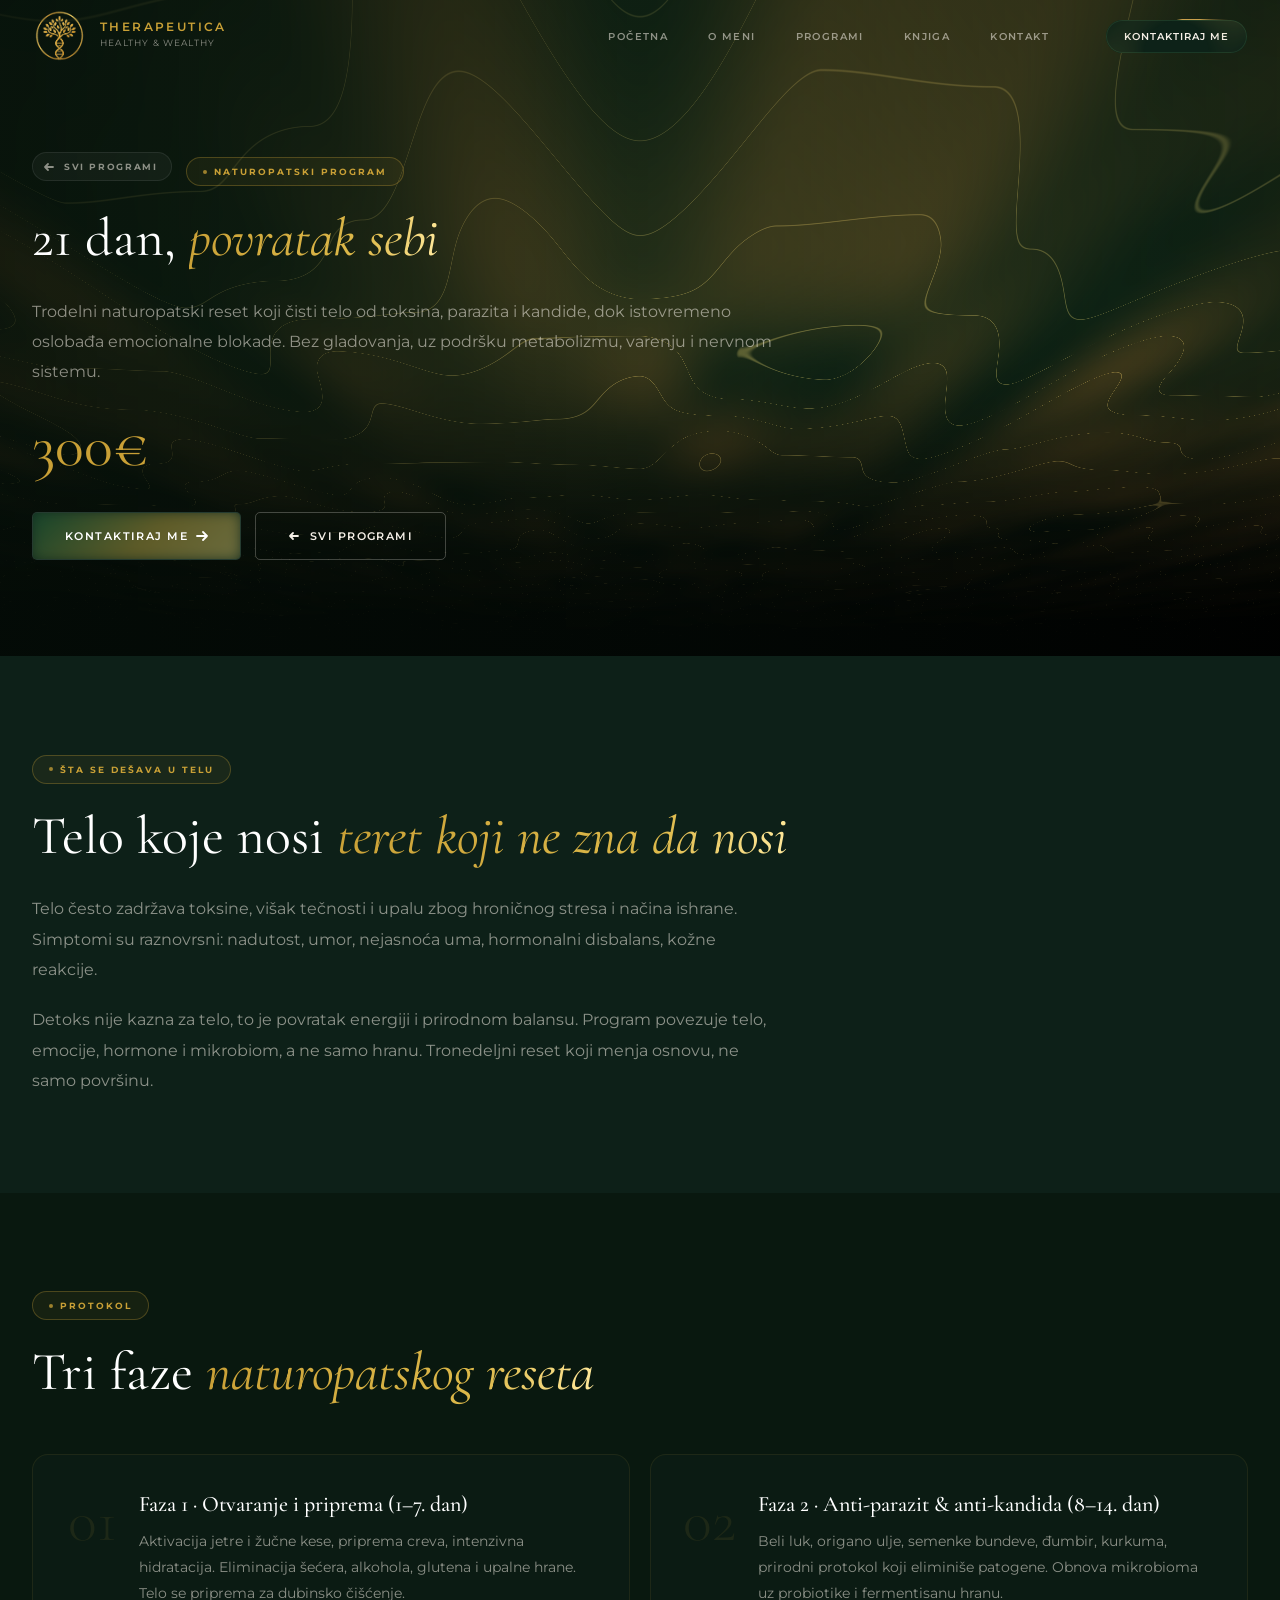
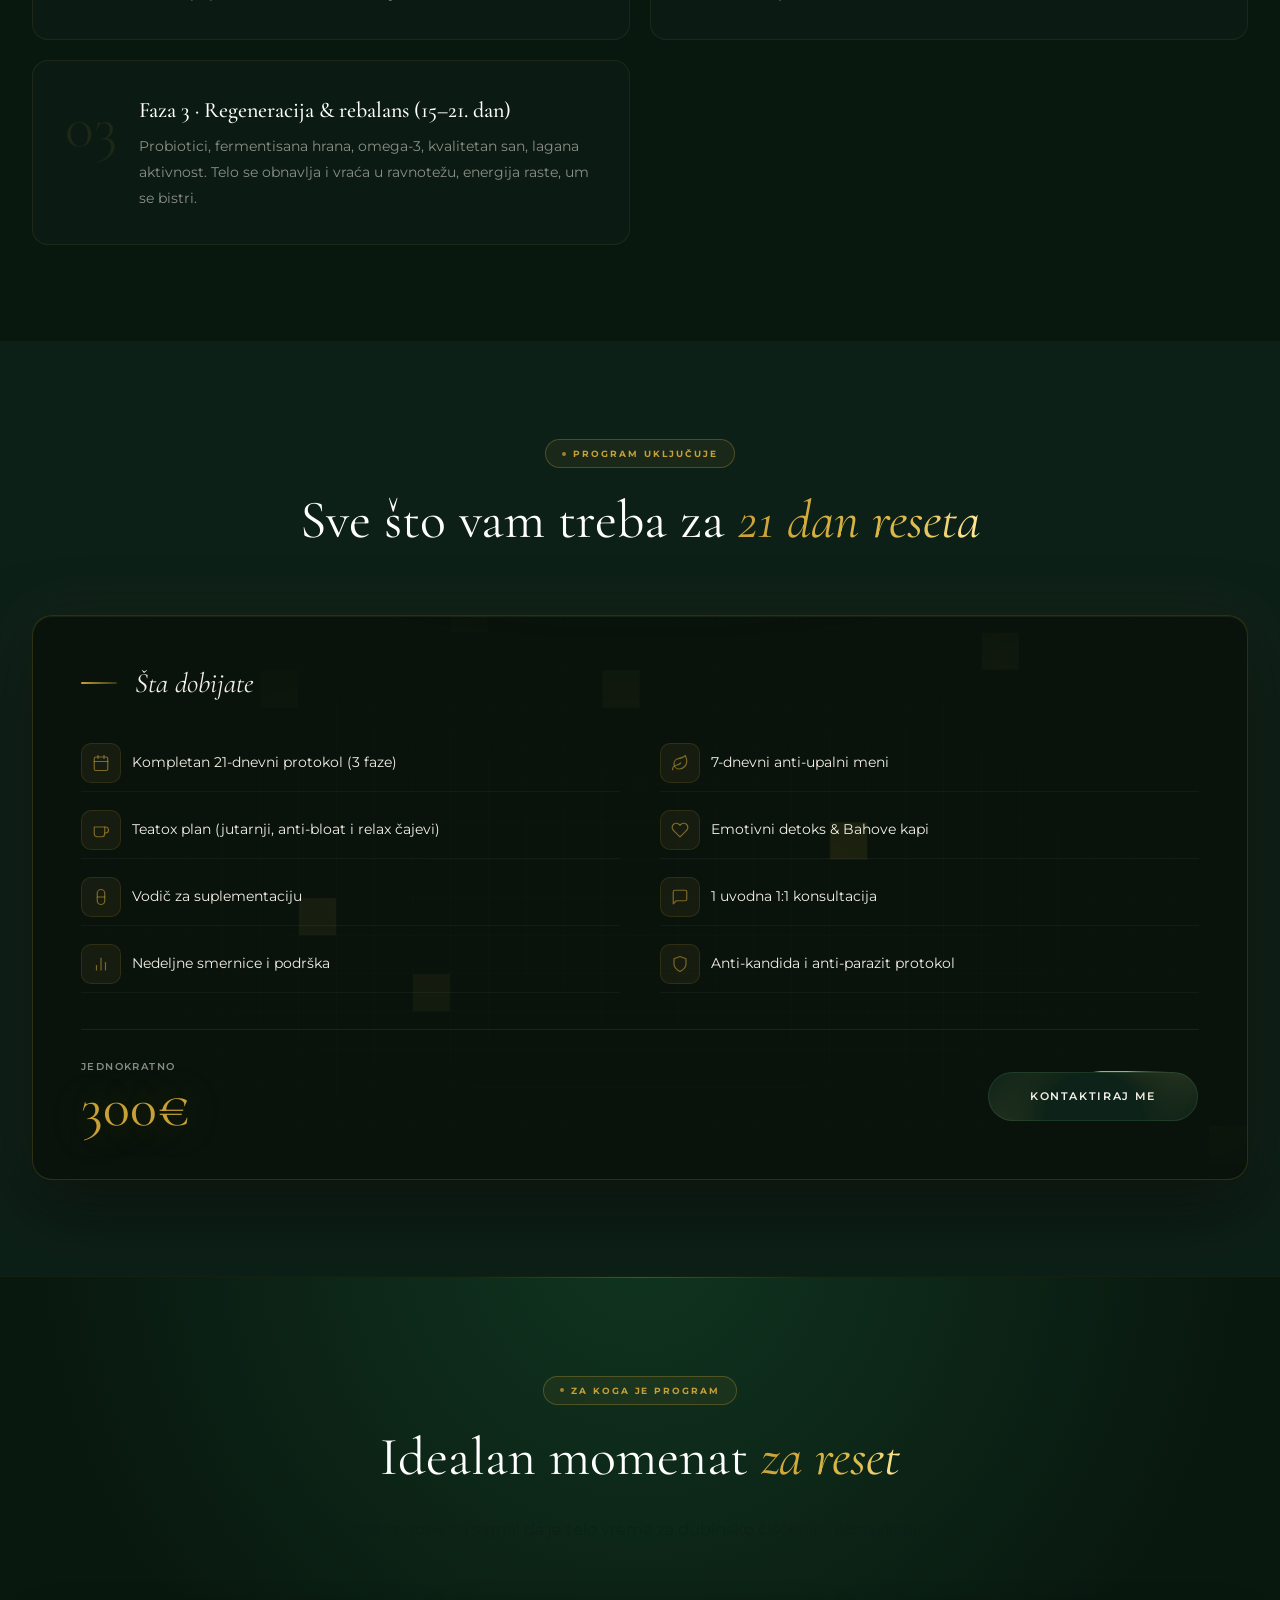
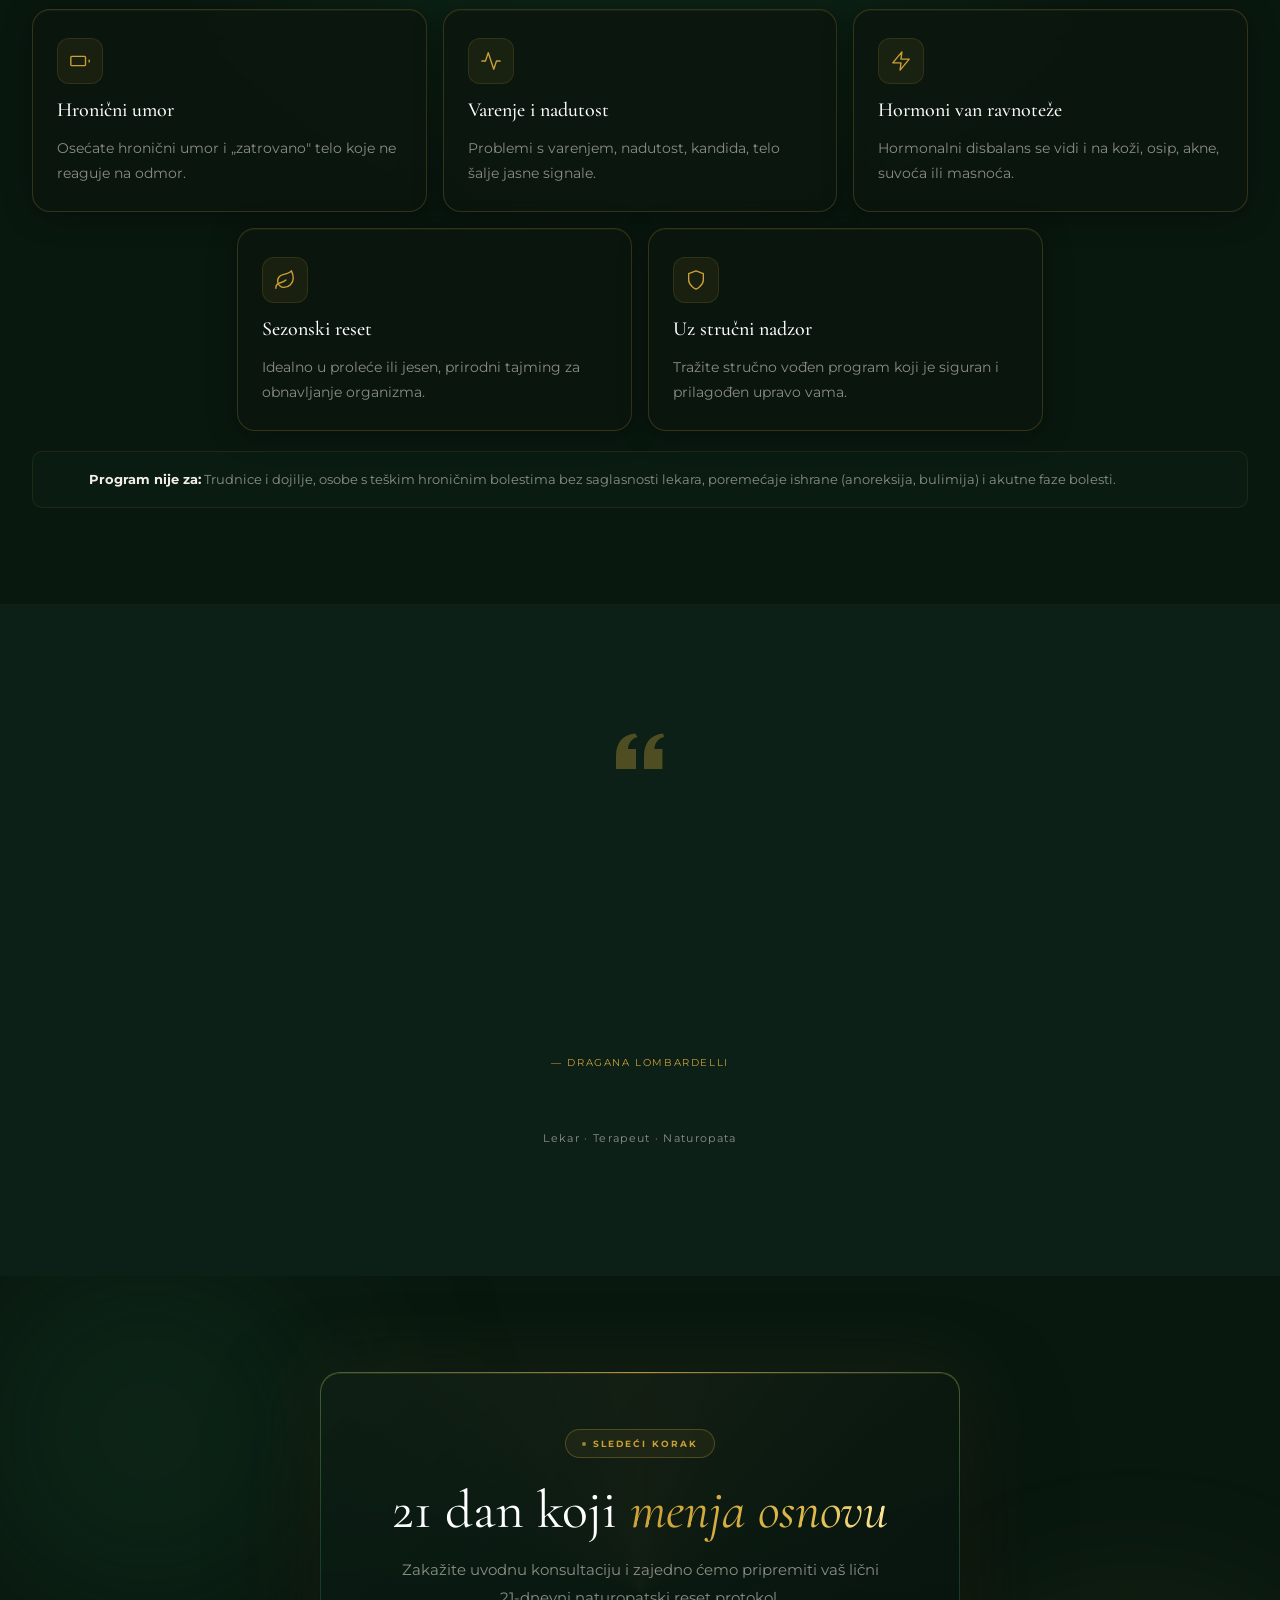
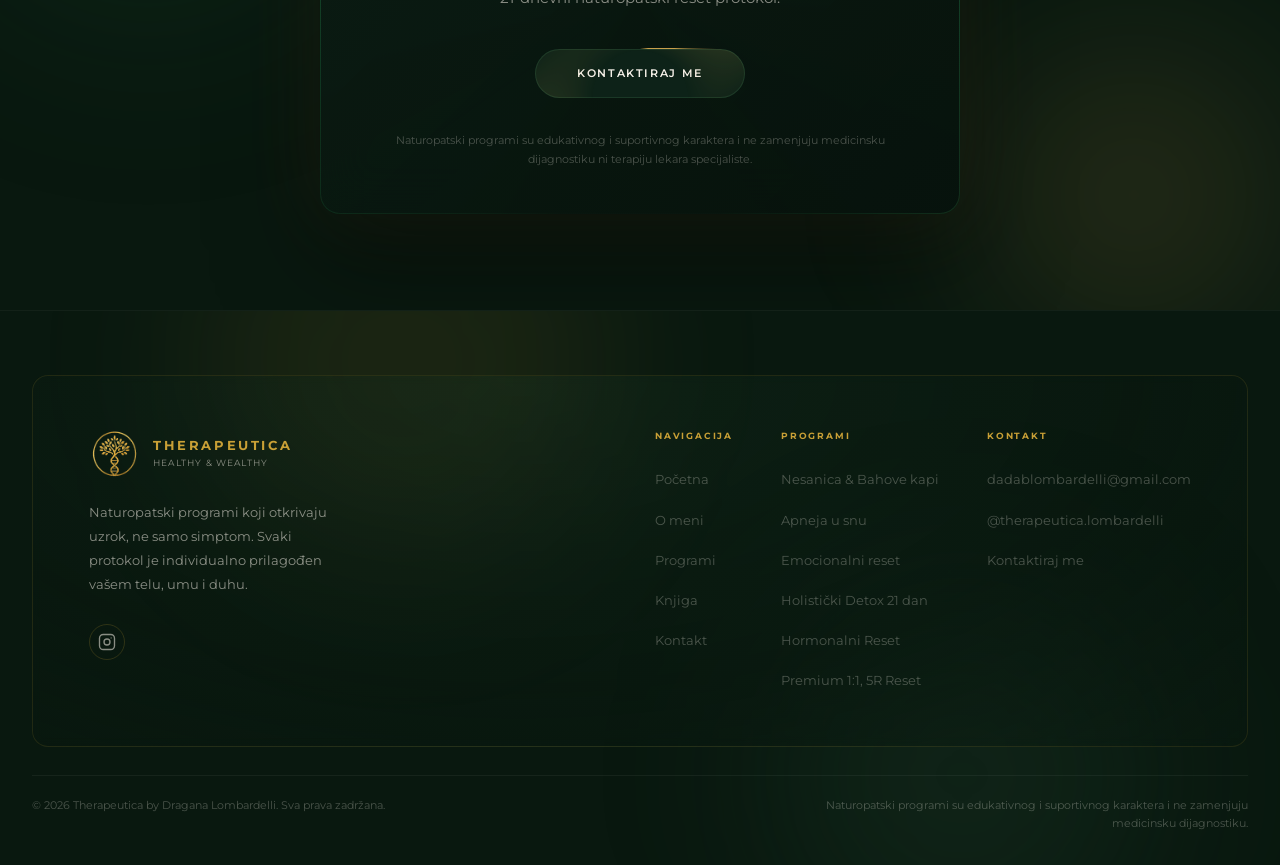
<file: programi/holisticki-detox-21-dan.html>
﻿<!DOCTYPE html>
<html lang="sr">
<head>
  <meta charset="UTF-8" />
  <meta name="viewport" content="width=device-width, initial-scale=1.0" />
  <title>Holistički Detoks 21 dan — Therapeutica | Naturopatski reset</title>
  <meta name="description" content="Trodelni naturopatski reset koji čisti telo od toksina, parazita i kandide, dok istovremeno oslobađa emocionalne blokade. Bez gladovanja." />
  <meta property="og:title" content="Holistički Detoks 21 dan — Therapeutica" />
  <meta property="og:description" content="Naturopatski 21-dnevni reset organizma u 3 faze, telo, emocije, mikrobiom." />
  <meta property="og:image" content="../assets/tree.png" />
  <link rel="preconnect" href="https://fonts.googleapis.com" />
  <link rel="preconnect" href="https://fonts.gstatic.com" crossorigin />
  <link href="https://fonts.googleapis.com/css2?family=Cormorant+Garamond:ital,wght@0,300;0,400;0,500;0,600;1,300;1,400;1,500&family=Montserrat:wght@300;400;500;600&display=swap" rel="stylesheet" />
  <link rel="stylesheet" href="../css/style.css" />
</head>
<body>

  <nav class="nav" id="nav">
    <div class="nav__inner">
      <a href="../index.html" class="nav__brand">
        <img src="../assets/logo.png" alt="Therapeutica" class="nav__logo" />
        <div class="nav__brand-text">
          <span class="nav__name">THERAPEUTICA</span>
          <span class="nav__sub">HEALTHY &amp; WEALTHY</span>
        </div>
      </a>
      <ul class="nav__links">
        <li><a href="../index.html">Početna</a></li>
        <li><a href="../o-meni.html">O meni</a></li>
        <li><a href="../index.html#programi">Programi</a></li>
        <li><a href="../knjiga.html">Knjiga</a></li>
        <li><a href="../kontakt.html">Kontakt</a></li>
      </ul>
      <a href="../kontakt.html" class="btn--shiny nav__cta">
        <span>Kontaktiraj me</span>
        <svg class="btn-arr" width="12" height="12" viewBox="0 0 12 12" fill="none" stroke="currentColor" stroke-width="1.8" stroke-linecap="round" stroke-linejoin="round" aria-hidden="true"><path d="M1 6h10M7 2l4 4-4 4"/></svg>
      </a>
      <button class="hamburger" id="hamburger" aria-label="Otvori meni">
        <span></span><span></span><span></span>
      </button>
    </div>
    <div class="nav__mobile" id="mobileMenu">
      <ul>
        <li><a href="../index.html">Početna</a></li>
        <li><a href="../o-meni.html">O meni</a></li>
        <li><a href="../index.html#programi">Programi</a></li>
        <li><a href="../knjiga.html">Knjiga</a></li>
        <li><a href="../kontakt.html">Kontakt</a></li>
      </ul>
      <a href="../kontakt.html" class="btn--shiny" style="justify-content:center;width:100%;box-sizing:border-box;">
        <span>Kontaktiraj me</span>
        <svg class="btn-arr" width="12" height="12" viewBox="0 0 12 12" fill="none" stroke="currentColor" stroke-width="1.8" stroke-linecap="round" stroke-linejoin="round" aria-hidden="true"><path d="M1 6h10M7 2l4 4-4 4"/></svg>
      </a>
    </div>
  </nav>

  <!-- HERO -->
  <section class="prog-hero">
    <div class="container">
      <div class="prog-hero__inner">
        <a href="../index.html#programi" class="prog-breadcrumb"><svg width="14" height="14" viewBox="0 0 14 14" fill="none" stroke="currentColor" stroke-width="1.8" stroke-linecap="round" stroke-linejoin="round"><path d="M10 7H2M5 4L2 7l3 3"/></svg> Svi programi</a>
        <span class="section-label">Naturopatski program</span>
        <h1 class="section-h2">21 dan, <em>povratak sebi</em></h1>
        <p class="prog-body">Trodelni naturopatski reset koji čisti telo od toksina, parazita i kandide, dok istovremeno oslobađa emocionalne blokade. Bez gladovanja, uz podršku metabolizmu, varenju i nervnom sistemu.</p>
        <div class="prog-hero__price">300€</div>
        <div class="prog-hero__actions">
          <a href="../kontakt.html" class="btn btn--gradient">
            <span>Kontaktiraj me</span>
            <svg class="btn-arr" width="12" height="12" viewBox="0 0 12 12" fill="none" stroke="currentColor" stroke-width="1.8" stroke-linecap="round" stroke-linejoin="round"><path d="M1 6h10M7 2l4 4-4 4"/></svg>
          </a>
          <a href="../index.html#programi" class="btn btn--ghost"><svg width="14" height="14" viewBox="0 0 14 14" fill="none" stroke="currentColor" stroke-width="1.8" stroke-linecap="round" stroke-linejoin="round"><path d="M10 7H2M5 4L2 7l3 3"/></svg> Svi programi</a>
        </div>
      </div>
    </div>
  </section>

  <!-- ŠTA SE DEŠAVA U TELU -->
  <section class="prog-section prog-section--alt">
    <div class="container">
      <div class="fade-up">
        <span class="section-label">Šta se dešava u telu</span>
        <h2 class="section-h2">Telo koje nosi <em>teret koji ne zna da nosi</em></h2>
        <p class="prog-body">Telo često zadržava toksine, višak tečnosti i upalu zbog hroničnog stresa i načina ishrane. Simptomi su raznovrsni: nadutost, umor, nejasnoća uma, hormonalni disbalans, kožne reakcije.</p>
        <p class="prog-body">Detoks nije kazna za telo, to je povratak energiji i prirodnom balansu. Program povezuje telo, emocije, hormone i mikrobiom, a ne samo hranu. Tronedeljni reset koji menja osnovu, ne samo površinu.</p>
      </div>
    </div>
  </section>

  <!-- 3 FAZE -->
  <section class="prog-section">
    <div class="container">
      <div class="fade-up">
        <span class="section-label">Protokol</span>
        <h2 class="section-h2">Tri faze <em>naturopatskog reseta</em></h2>
      </div>
      <div class="prog-steps">
        <div class="prog-step fade-up">
          <div class="prog-step__num">01</div>
          <div class="prog-step__content">
            <h4>Faza 1 · Otvaranje i priprema (1–7. dan)</h4>
            <p>Aktivacija jetre i žučne kese, priprema creva, intenzivna hidratacija. Eliminacija šećera, alkohola, glutena i upalne hrane. Telo se priprema za dubinsko čišćenje.</p>
          </div>
        </div>
        <div class="prog-step fade-up">
          <div class="prog-step__num">02</div>
          <div class="prog-step__content">
            <h4>Faza 2 · Anti-parazit &amp; anti-kandida (8–14. dan)</h4>
            <p>Beli luk, origano ulje, semenke bundeve, đumbir, kurkuma, prirodni protokol koji eliminiše patogene. Obnova mikrobioma uz probiotike i fermentisanu hranu.</p>
          </div>
        </div>
        <div class="prog-step fade-up">
          <div class="prog-step__num">03</div>
          <div class="prog-step__content">
            <h4>Faza 3 · Regeneracija &amp; rebalans (15–21. dan)</h4>
            <p>Probiotici, fermentisana hrana, omega-3, kvalitetan san, lagana aktivnost. Telo se obnavlja i vraća u ravnotežu, energija raste, um se bistri.</p>
          </div>
        </div>
      </div>
    </div>
  </section>

  <!-- ŠTA UKLJUČUJE -->
  <section class="prog-section prog-section--alt">
    <div class="container">
      <div class="section-header section-header--center fade-up">
        <span class="section-label">Program uključuje</span>
        <h2 class="section-h2">Sve što vam treba za <em>21 dan reseta</em></h2>
      </div>
      <div class="prog-includes fade-up">
        <div class="inc-beams" aria-hidden="true">
          <div class="inc-beam inc-beam--t"></div>
          <div class="inc-beam inc-beam--r"></div>
          <div class="inc-beam inc-beam--b"></div>
          <div class="inc-beam inc-beam--l"></div>
        </div>
        <div class="inc-corner inc-corner--tl" aria-hidden="true"></div>
        <div class="inc-corner inc-corner--tr" aria-hidden="true"></div>
        <div class="inc-corner inc-corner--br" aria-hidden="true"></div>
        <div class="inc-corner inc-corner--bl" aria-hidden="true"></div>
        <div class="prog-includes__glow" aria-hidden="true"></div>
        <p class="prog-includes__title">Šta dobijate</p>
        <ul class="prog-includes__list">
          <li>
            <span class="prog-includes__item-icon" aria-hidden="true"><svg width="15" height="15" viewBox="0 0 24 24" fill="none" stroke="currentColor" stroke-width="1.6" stroke-linecap="round" stroke-linejoin="round"><rect x="3" y="4" width="18" height="18" rx="2"/><line x1="16" y1="2" x2="16" y2="6"/><line x1="8" y1="2" x2="8" y2="6"/><line x1="3" y1="10" x2="21" y2="10"/></svg></span>
            Kompletan 21-dnevni protokol (3 faze)
          </li>
          <li>
            <span class="prog-includes__item-icon" aria-hidden="true"><svg width="15" height="15" viewBox="0 0 24 24" fill="none" stroke="currentColor" stroke-width="1.6" stroke-linecap="round" stroke-linejoin="round"><path d="M11 20A7 7 0 0 1 9.8 6.1C15.5 5 17 4.48 19 2c1 2 2 4.18 2 8 0 5.5-4.78 10-10 10z"/><path d="M2 21c0-3 1.85-5.36 5.08-6C9.5 14.52 12 13 13 12"/></svg></span>
            7-dnevni anti-upalni meni
          </li>
          <li>
            <span class="prog-includes__item-icon" aria-hidden="true"><svg width="15" height="15" viewBox="0 0 24 24" fill="none" stroke="currentColor" stroke-width="1.6" stroke-linecap="round" stroke-linejoin="round"><path d="M17 8h1a4 4 0 0 1 0 8h-1"/><path d="M3 8h14v9a4 4 0 0 1-4 4H7a4 4 0 0 1-4-4V8z"/></svg></span>
            Teatox plan (jutarnji, anti-bloat i relax čajevi)
          </li>
          <li>
            <span class="prog-includes__item-icon" aria-hidden="true"><svg width="15" height="15" viewBox="0 0 24 24" fill="none" stroke="currentColor" stroke-width="1.6" stroke-linecap="round" stroke-linejoin="round"><path d="M20.84 4.61a5.5 5.5 0 0 0-7.78 0L12 5.67l-1.06-1.06a5.5 5.5 0 0 0-7.78 7.78l1.06 1.06L12 21.23l7.78-7.78 1.06-1.06a5.5 5.5 0 0 0 0-7.78z"/></svg></span>
            Emotivni detoks &amp; Bahove kapi
          </li>
          <li>
            <span class="prog-includes__item-icon" aria-hidden="true"><svg width="15" height="15" viewBox="0 0 24 24" fill="none" stroke="currentColor" stroke-width="1.6" stroke-linecap="round" stroke-linejoin="round"><rect x="7" y="2" width="10" height="20" rx="5"/><line x1="7" y1="12" x2="17" y2="12"/></svg></span>
            Vodič za suplementaciju
          </li>
          <li>
            <span class="prog-includes__item-icon" aria-hidden="true"><svg width="15" height="15" viewBox="0 0 24 24" fill="none" stroke="currentColor" stroke-width="1.6" stroke-linecap="round" stroke-linejoin="round"><path d="M21 15a2 2 0 0 1-2 2H7l-4 4V5a2 2 0 0 1 2-2h14a2 2 0 0 1 2 2z"/></svg></span>
            1 uvodna 1:1 konsultacija
          </li>
          <li>
            <span class="prog-includes__item-icon" aria-hidden="true"><svg width="15" height="15" viewBox="0 0 24 24" fill="none" stroke="currentColor" stroke-width="1.6" stroke-linecap="round" stroke-linejoin="round"><line x1="18" y1="20" x2="18" y2="10"/><line x1="12" y1="20" x2="12" y2="4"/><line x1="6" y1="20" x2="6" y2="14"/></svg></span>
            Nedeljne smernice i podrška
          </li>
          <li>
            <span class="prog-includes__item-icon" aria-hidden="true"><svg width="15" height="15" viewBox="0 0 24 24" fill="none" stroke="currentColor" stroke-width="1.6" stroke-linecap="round" stroke-linejoin="round"><path d="M12 22s8-4 8-10V5l-8-3-8 3v7c0 6 8 10 8 10z"/></svg></span>
            Anti-kandida i anti-parazit protokol
          </li>
        </ul>
        <div class="prog-includes__footer">
          <div>
            <p class="prog-includes__price-label">Jednokratno</p>
            <span class="prog-includes__price">300€</span>
          </div>
          <a href="../kontakt.html" class="btn--shiny btn--shiny--cta">
            <span>Kontaktiraj me</span>
            <svg class="btn-arr" width="12" height="12" viewBox="0 0 12 12" fill="none" stroke="currentColor" stroke-width="1.8" stroke-linecap="round" stroke-linejoin="round"><path d="M1 6h10M7 2l4 4-4 4"/></svg>
          </a>
        </div>
      </div>
    </div>
  </section>

  <!-- ZA KOGA JE -->
  <section class="prog-section prog-section--radial-glow">
    <div class="container">
      <div class="section-header section-header--center fade-up">
        <span class="section-label">Za koga je program</span>
        <h2 class="section-h2" style="color:var(--white);">Idealan momenat <em>za reset</em></h2>
        <p class="prog-body whom-intro">Ove tegobe su signal da je telo vreme za dubinsko čišćenje i obnavljanje.</p>
      </div>
      <div class="whom-grid">
        <div class="whom-card fade-up">
          <div class="whom-card__icon">
            <svg width="22" height="22" viewBox="0 0 24 24" fill="none" stroke="currentColor" stroke-width="1.5" stroke-linecap="round" stroke-linejoin="round">
              <rect x="2" y="7" width="16" height="10" rx="1"/><line x1="22" y1="11" x2="22" y2="13"/>
            </svg>
          </div>
          <h4>Hronični umor</h4>
          <p>Osećate hronični umor i „zatrovano" telo koje ne reaguje na odmor.</p>
        </div>
        <div class="whom-card fade-up">
          <div class="whom-card__icon">
            <svg width="22" height="22" viewBox="0 0 24 24" fill="none" stroke="currentColor" stroke-width="1.5" stroke-linecap="round" stroke-linejoin="round">
              <polyline points="22 12 18 12 15 21 9 3 6 12 2 12"/>
            </svg>
          </div>
          <h4>Varenje i nadutost</h4>
          <p>Problemi s varenjem, nadutost, kandida, telo šalje jasne signale.</p>
        </div>
        <div class="whom-card fade-up">
          <div class="whom-card__icon">
            <svg width="22" height="22" viewBox="0 0 24 24" fill="none" stroke="currentColor" stroke-width="1.5" stroke-linecap="round" stroke-linejoin="round">
              <polygon points="13 2 3 14 12 14 11 22 21 10 12 10 13 2"/>
            </svg>
          </div>
          <h4>Hormoni van ravnoteže</h4>
          <p>Hormonalni disbalans se vidi i na koži, osip, akne, suvoća ili masnoća.</p>
        </div>
        <div class="whom-card whom-card--offset fade-up">
          <div class="whom-card__icon">
            <svg width="22" height="22" viewBox="0 0 24 24" fill="none" stroke="currentColor" stroke-width="1.5" stroke-linecap="round" stroke-linejoin="round">
              <path d="M11 20A7 7 0 0 1 9.8 6.1C15.5 5 17 4.48 19 2c1 2 2 4.18 2 8 0 5.5-4.78 10-10 10z"/><path d="M2 21c0-3 1.85-5.36 5.08-6C9.5 14.52 12 13 13 12"/>
            </svg>
          </div>
          <h4>Sezonski reset</h4>
          <p>Idealno u proleće ili jesen, prirodni tajming za obnavljanje organizma.</p>
        </div>
        <div class="whom-card whom-card--offset fade-up">
          <div class="whom-card__icon">
            <svg width="22" height="22" viewBox="0 0 24 24" fill="none" stroke="currentColor" stroke-width="1.5" stroke-linecap="round" stroke-linejoin="round">
              <path d="M12 22s8-4 8-10V5l-8-3-8 3v7c0 6 8 10 8 10z"/>
            </svg>
          </div>
          <h4>Uz stručni nadzor</h4>
          <p>Tražite stručno vođen program koji je siguran i prilagođen upravo vama.</p>
        </div>
      </div>
      <div class="whom-note fade-up">
        <svg class="whom-note__icon" width="20" height="20" viewBox="0 0 24 24" fill="none" stroke="currentColor" stroke-width="1.5" stroke-linecap="round" stroke-linejoin="round">
          <circle cx="12" cy="12" r="10"/><line x1="12" y1="8" x2="12" y2="12"/><line x1="12" y1="16" x2="12.01" y2="16"/>
        </svg>
        <p><strong>Program nije za:</strong> Trudnice i dojilje, osobe s teškim hroničnim bolestima bez saglasnosti lekara, poremećaje ishrane (anoreksija, bulimija) i akutne faze bolesti.</p>
      </div>
    </div>
  </section>

  <!-- CITAT -->
  <section class="citat">
    <div class="container">
      <div class="citat__inner fade-up">
        <svg class="citat__quote-icon" width="48" height="36" viewBox="0 0 48 36" fill="none">
          <path d="M0 36V22.8C0 16.4 1.6 11.2 4.8 7.2C8 3.2 12.8 1 19.2 0.4L21.6 4C18.4 4.8 16 6.4 14.4 8.8C12.8 11.2 12 13.6 12 16H20V36H0ZM28 36V22.8C28 16.4 29.6 11.2 32.8 7.2C36 3.2 40.8 1 47.2 0.4L48 4C44.8 4.8 42.4 6.4 40.8 8.8C39.2 11.2 38.4 13.6 38.4 16H46.4V36H28Z" fill="currentColor"/>
        </svg>
        <blockquote class="citat__text">
          „Detoks nije kazna za telo.<br />
          To je povratak sebi, energiji i prirodnom balansu."
        </blockquote>
        <cite class="citat__by">— Dragana Lombardelli</cite>
        <p class="citat__subtitle">Lekar · Terapeut · Naturopata</p>
      </div>
    </div>
  </section>

  <!-- FINALNI CTA -->
  <section class="prog-cta">
    <div class="prog-cta__blob prog-cta__blob--1" aria-hidden="true"></div>
    <div class="prog-cta__blob prog-cta__blob--2" aria-hidden="true"></div>
    <div class="container">
      <div class="cta-card fade-up">
        <span class="section-label">Sledeći korak</span>
        <h2 class="section-h2">21 dan koji <em>menja osnovu</em></h2>
        <p class="prog-cta__desc">Zakažite uvodnu konsultaciju i zajedno ćemo pripremiti vaš lični 21-dnevni naturopatski reset protokol.</p>
        <a href="../kontakt.html" class="btn--shiny btn--shiny--cta">
          <span>Kontaktiraj me</span>
          <svg class="btn-arr" width="12" height="12" viewBox="0 0 12 12" fill="none" stroke="currentColor" stroke-width="1.8" stroke-linecap="round" stroke-linejoin="round"><path d="M1 6h10M7 2l4 4-4 4"/></svg>
        </a>
        <p class="prog-cta__disclaimer">Naturopatski programi su edukativnog i suportivnog karaktera i ne zamenjuju medicinsku dijagnostiku ni terapiju lekara specijaliste.</p>
      </div>
    </div>
  </section>

  <footer class="footer">
    <div class="footer__blob footer__blob--1" aria-hidden="true"></div>
    <div class="footer__blob footer__blob--2" aria-hidden="true"></div>
    <div class="container">
      <div class="footer__glass fade-up">
        <div class="footer__brand-col">
          <a href="../index.html" class="footer__brand-link">
            <img src="../assets/logo.png" alt="Therapeutica" class="footer__logo" />
            <div>
              <p class="footer__brand-name">THERAPEUTICA</p>
              <p class="footer__brand-tag">HEALTHY &amp; WEALTHY</p>
            </div>
          </a>
          <p class="footer__desc">Naturopatski programi koji otkrivaju uzrok, ne samo simptom. Svaki protokol je individualno prilagođen vašem telu, umu i duhu.</p>
          <div class="footer__socials">
            <a href="https://instagram.com/therapeutica.lombardelli" target="_blank" rel="noopener" aria-label="Instagram">
              <svg width="18" height="18" viewBox="0 0 24 24" fill="none" stroke="currentColor" stroke-width="1.8" stroke-linecap="round" stroke-linejoin="round"><rect x="2" y="2" width="20" height="20" rx="5"/><circle cx="12" cy="12" r="4"/><circle cx="17.5" cy="6.5" r="0.8" fill="currentColor" stroke="none"/></svg>
            </a>
          </div>
        </div>
        <nav class="footer__nav">
          <div class="footer__col">
            <h5>Navigacija</h5>
            <ul>
              <li><a href="../index.html">Početna</a></li>
              <li><a href="../o-meni.html">O meni</a></li>
              <li><a href="../index.html#programi">Programi</a></li>
              <li><a href="../knjiga.html">Knjiga</a></li>
        <li><a href="../kontakt.html">Kontakt</a></li>
            </ul>
          </div>
          <div class="footer__col">
            <h5>Programi</h5>
            <ul>
              <li><a href="nesanica-bahove-kapi.html">Nesanica &amp; Bahove kapi</a></li>
              <li><a href="apneja-u-snu.html">Apneja u snu</a></li>
              <li><a href="emocionalni-reset.html">Emocionalni reset</a></li>
              <li><a href="holisticki-detox-21-dan.html">Holistički Detox 21 dan</a></li>
              <li><a href="hormonalni-reset.html">Hormonalni Reset</a></li>
              <li><a href="premium-1na1-5r-reset.html">Premium 1:1, 5R Reset</a></li>
            </ul>
          </div>
          <div class="footer__col">
            <h5>Kontakt</h5>
            <ul>
              <li><a href="mailto:dadablombardelli@gmail.com">dadablombardelli@gmail.com</a></li>
              <li><a href="https://instagram.com/therapeutica.lombardelli" target="_blank" rel="noopener">@therapeutica.lombardelli</a></li>
              <li><a href="../kontakt.html">Kontaktiraj me</a></li>
            </ul>
          </div>
        </nav>
      </div>
      <div class="footer__bottom">
        <p>© 2026 Therapeutica by Dragana Lombardelli. Sva prava zadržana.</p>
        <p class="footer__note">Naturopatski programi su edukativnog i suportivnog karaktera i ne zamenjuju medicinsku dijagnostiku.</p>
      </div>
    </div>
  </footer>

  <script src="../js/main.js"></script>
</body>
</html>
</file>
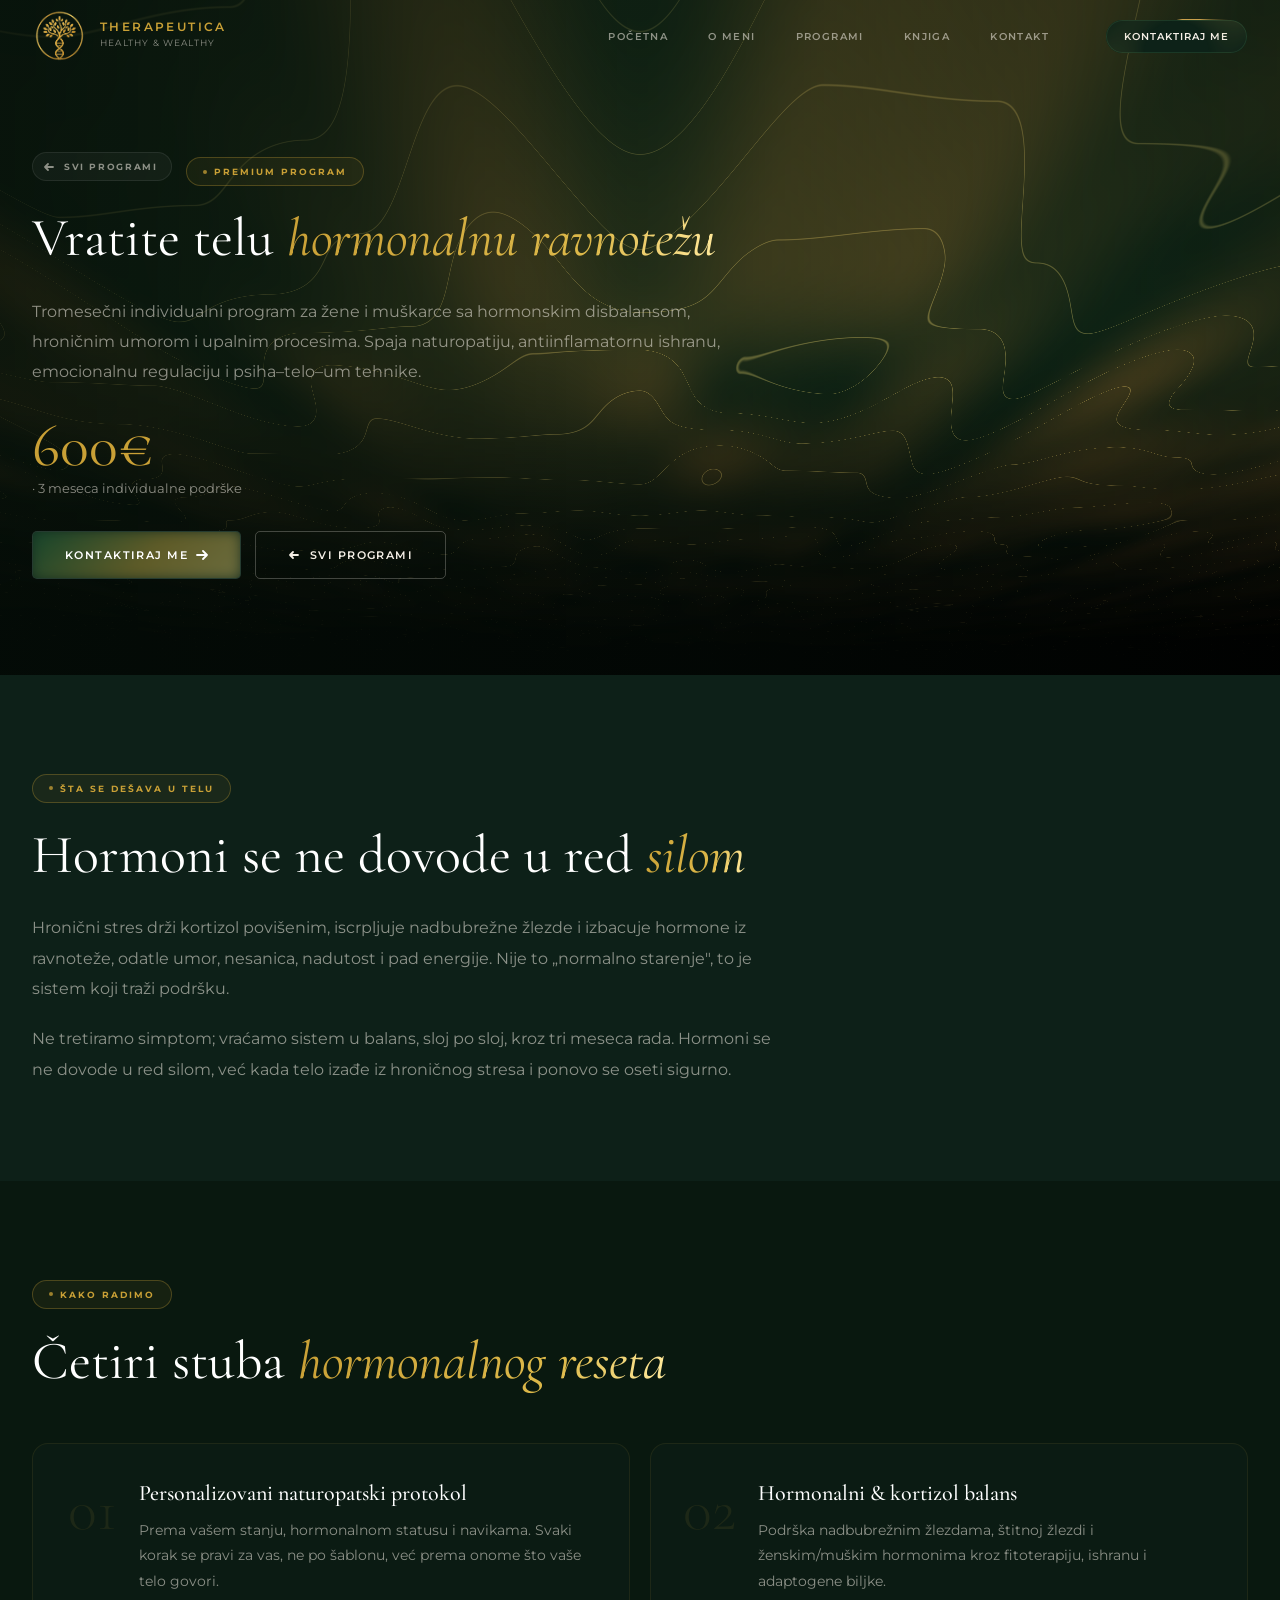
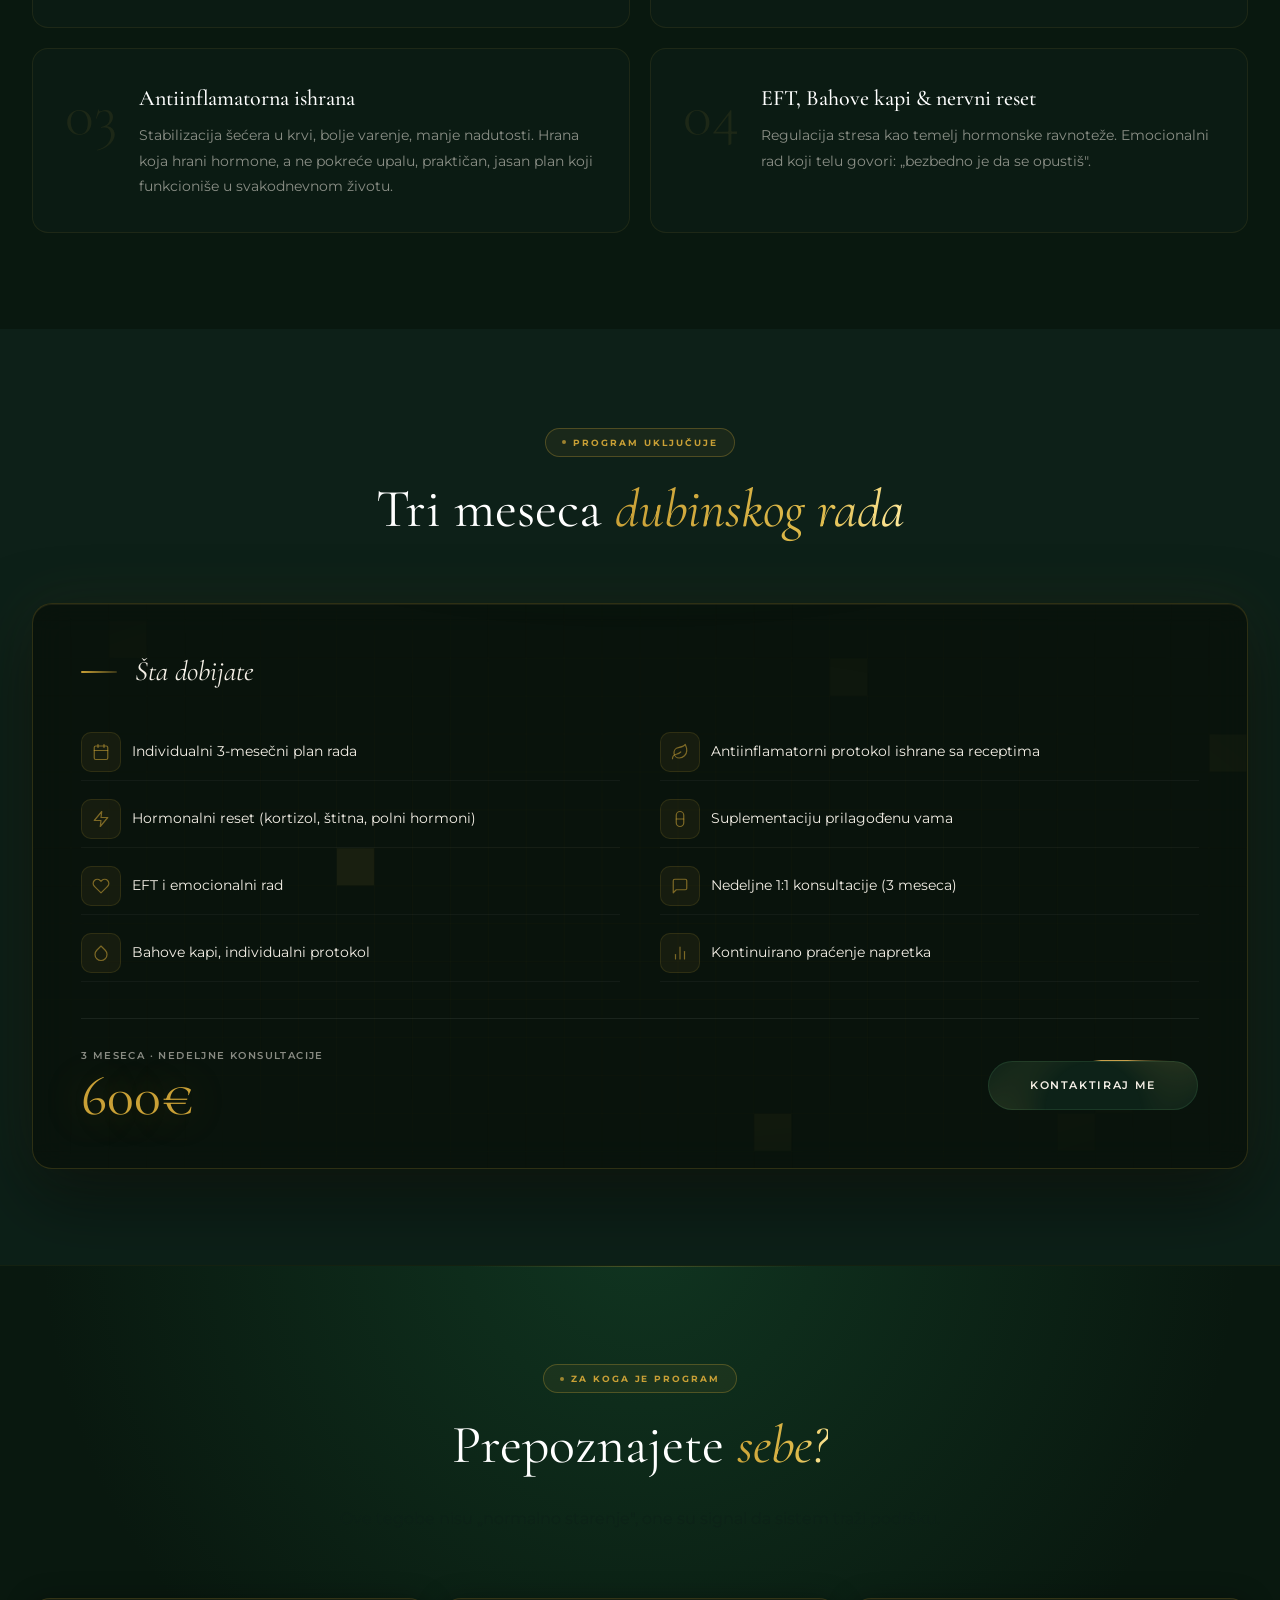
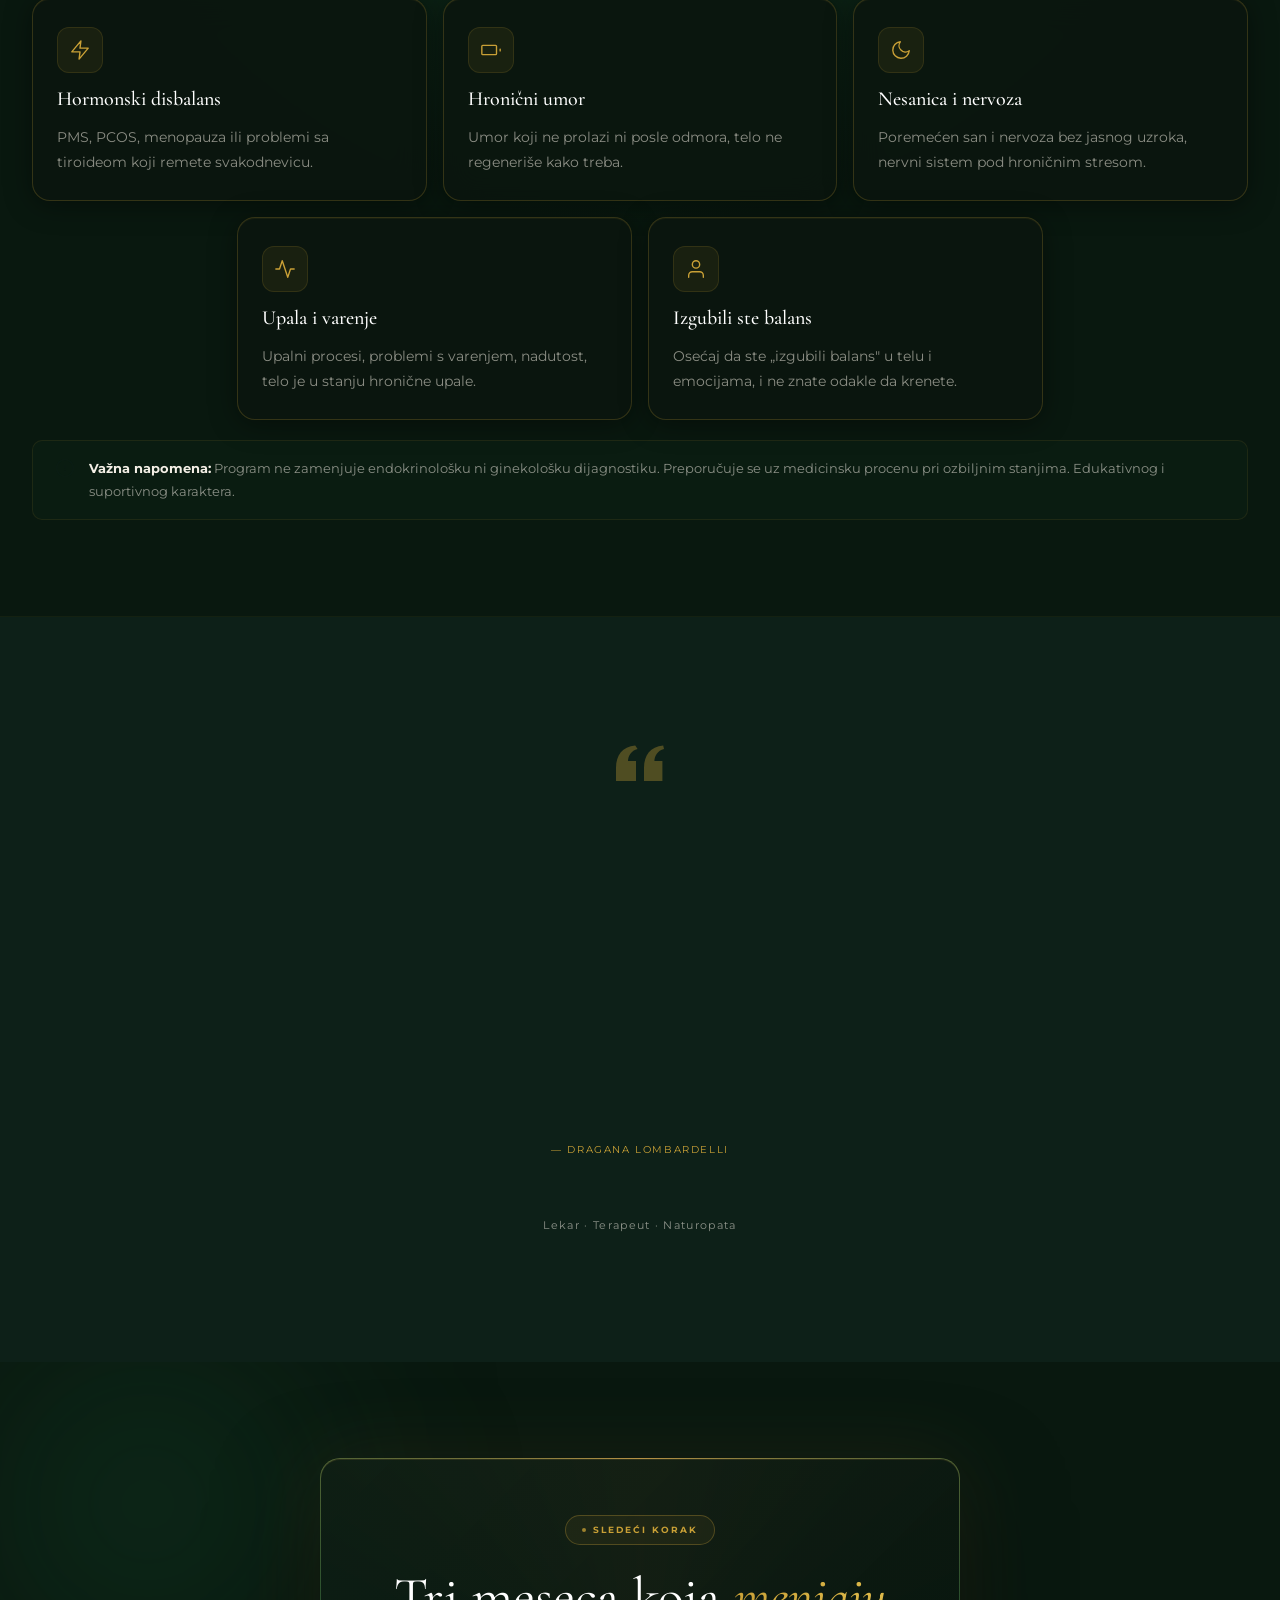
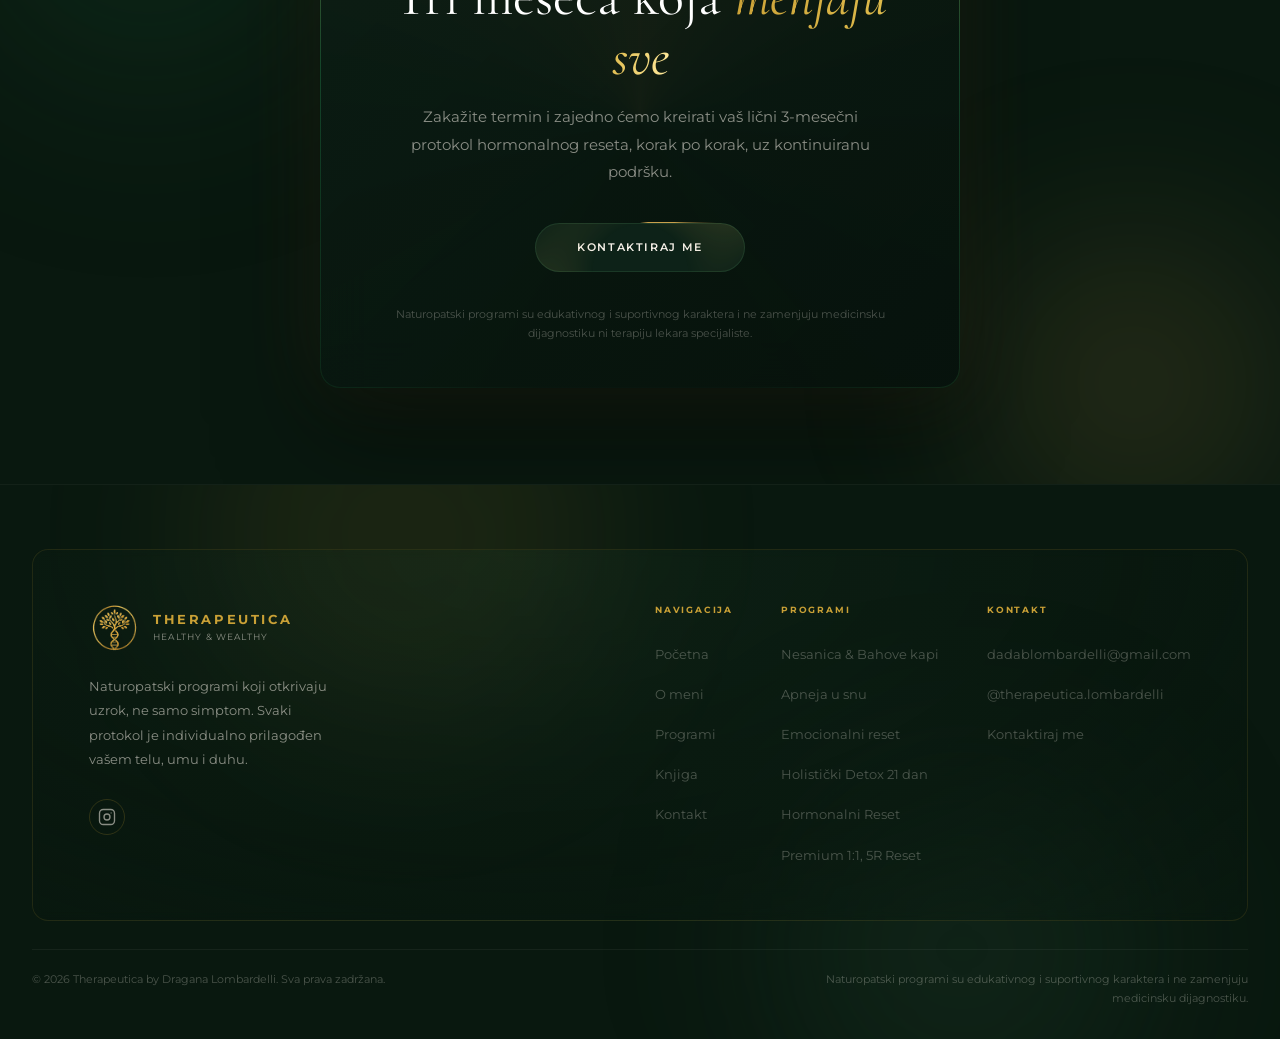
<file: programi/hormonalni-reset.html>
﻿<!DOCTYPE html>
<html lang="sr">
<head>
  <meta charset="UTF-8" />
  <meta name="viewport" content="width=device-width, initial-scale=1.0" />
  <title>Hormonalni Reset 3 meseca — Therapeutica</title>
  <meta name="description" content="Tromesečni individualni program za hormonski disbalans, hronični umor i upalne procese. Naturopatija, antiinflamatorna ishrana i psiha–telo–um tehnike." />
  <meta property="og:title" content="Hormonalni Reset 3 meseca — Therapeutica" />
  <meta property="og:description" content="Individualni 3-mesečni program za hormonski balans kroz naturopatiju i emocionalni rad." />
  <meta property="og:image" content="../assets/tree.png" />
  <link rel="preconnect" href="https://fonts.googleapis.com" />
  <link rel="preconnect" href="https://fonts.gstatic.com" crossorigin />
  <link href="https://fonts.googleapis.com/css2?family=Cormorant+Garamond:ital,wght@0,300;0,400;0,500;0,600;1,300;1,400;1,500&family=Montserrat:wght@300;400;500;600&display=swap" rel="stylesheet" />
  <link rel="stylesheet" href="../css/style.css" />
</head>
<body>

  <nav class="nav" id="nav">
    <div class="nav__inner">
      <a href="../index.html" class="nav__brand">
        <img src="../assets/logo.png" alt="Therapeutica" class="nav__logo" />
        <div class="nav__brand-text">
          <span class="nav__name">THERAPEUTICA</span>
          <span class="nav__sub">HEALTHY &amp; WEALTHY</span>
        </div>
      </a>
      <ul class="nav__links">
        <li><a href="../index.html">Početna</a></li>
        <li><a href="../o-meni.html">O meni</a></li>
        <li><a href="../index.html#programi">Programi</a></li>
        <li><a href="../knjiga.html">Knjiga</a></li>
        <li><a href="../kontakt.html">Kontakt</a></li>
      </ul>
      <a href="../kontakt.html" class="btn--shiny nav__cta">
        <span>Kontaktiraj me</span>
        <svg class="btn-arr" width="12" height="12" viewBox="0 0 12 12" fill="none" stroke="currentColor" stroke-width="1.8" stroke-linecap="round" stroke-linejoin="round" aria-hidden="true"><path d="M1 6h10M7 2l4 4-4 4"/></svg>
      </a>
      <button class="hamburger" id="hamburger" aria-label="Otvori meni">
        <span></span><span></span><span></span>
      </button>
    </div>
    <div class="nav__mobile" id="mobileMenu">
      <ul>
        <li><a href="../index.html">Početna</a></li>
        <li><a href="../o-meni.html">O meni</a></li>
        <li><a href="../index.html#programi">Programi</a></li>
        <li><a href="../knjiga.html">Knjiga</a></li>
        <li><a href="../kontakt.html">Kontakt</a></li>
      </ul>
      <a href="../kontakt.html" class="btn--shiny" style="justify-content:center;width:100%;box-sizing:border-box;">
        <span>Kontaktiraj me</span>
        <svg class="btn-arr" width="12" height="12" viewBox="0 0 12 12" fill="none" stroke="currentColor" stroke-width="1.8" stroke-linecap="round" stroke-linejoin="round" aria-hidden="true"><path d="M1 6h10M7 2l4 4-4 4"/></svg>
      </a>
    </div>
  </nav>

  <!-- HERO -->
  <section class="prog-hero">
    <div class="container">
      <div class="prog-hero__inner">
        <a href="../index.html#programi" class="prog-breadcrumb"><svg width="14" height="14" viewBox="0 0 14 14" fill="none" stroke="currentColor" stroke-width="1.8" stroke-linecap="round" stroke-linejoin="round"><path d="M10 7H2M5 4L2 7l3 3"/></svg> Svi programi</a>
        <span class="section-label">Premium program</span>
        <h1 class="section-h2">Vratite telu <em>hormonalnu ravnotežu</em></h1>
        <p class="prog-body">Tromesečni individualni program za žene i muškarce sa hormonskim disbalansom, hroničnim umorom i upalnim procesima. Spaja naturopatiju, antiinflamatornu ishranu, emocionalnu regulaciju i psiha–telo–um tehnike.</p>
        <div class="prog-hero__price">600€ <span class="prog-hero__price-note">· 3 meseca individualne podrške</span></div>
        <div class="prog-hero__actions">
          <a href="../kontakt.html" class="btn btn--gradient">
            <span>Kontaktiraj me</span>
            <svg class="btn-arr" width="12" height="12" viewBox="0 0 12 12" fill="none" stroke="currentColor" stroke-width="1.8" stroke-linecap="round" stroke-linejoin="round"><path d="M1 6h10M7 2l4 4-4 4"/></svg>
          </a>
          <a href="../index.html#programi" class="btn btn--ghost"><svg width="14" height="14" viewBox="0 0 14 14" fill="none" stroke="currentColor" stroke-width="1.8" stroke-linecap="round" stroke-linejoin="round"><path d="M10 7H2M5 4L2 7l3 3"/></svg> Svi programi</a>
        </div>
      </div>
    </div>
  </section>

  <!-- ŠTA SE DEŠAVA U TELU -->
  <section class="prog-section prog-section--alt">
    <div class="container">
      <div class="fade-up">
        <span class="section-label">Šta se dešava u telu</span>
        <h2 class="section-h2">Hormoni se ne dovode u red <em>silom</em></h2>
        <p class="prog-body">Hronični stres drži kortizol povišenim, iscrpljuje nadbubrežne žlezde i izbacuje hormone iz ravnoteže, odatle umor, nesanica, nadutost i pad energije. Nije to „normalno starenje", to je sistem koji traži podršku.</p>
        <p class="prog-body">Ne tretiramo simptom; vraćamo sistem u balans, sloj po sloj, kroz tri meseca rada. Hormoni se ne dovode u red silom, već kada telo izađe iz hroničnog stresa i ponovo se oseti sigurno.</p>
      </div>
    </div>
  </section>

  <!-- PROTOKOL -->
  <section class="prog-section">
    <div class="container">
      <div class="fade-up">
        <span class="section-label">Kako radimo</span>
        <h2 class="section-h2">Četiri stuba <em>hormonalnog reseta</em></h2>
      </div>
      <div class="prog-steps">
        <div class="prog-step fade-up">
          <div class="prog-step__num">01</div>
          <div class="prog-step__content">
            <h4>Personalizovani naturopatski protokol</h4>
            <p>Prema vašem stanju, hormonalnom statusu i navikama. Svaki korak se pravi za vas, ne po šablonu, već prema onome što vaše telo govori.</p>
          </div>
        </div>
        <div class="prog-step fade-up">
          <div class="prog-step__num">02</div>
          <div class="prog-step__content">
            <h4>Hormonalni &amp; kortizol balans</h4>
            <p>Podrška nadbubrežnim žlezdama, štitnoj žlezdi i ženskim/muškim hormonima kroz fitoterapiju, ishranu i adaptogene biljke.</p>
          </div>
        </div>
        <div class="prog-step fade-up">
          <div class="prog-step__num">03</div>
          <div class="prog-step__content">
            <h4>Antiinflamatorna ishrana</h4>
            <p>Stabilizacija šećera u krvi, bolje varenje, manje nadutosti. Hrana koja hrani hormone, a ne pokreće upalu, praktičan, jasan plan koji funkcioniše u svakodnevnom životu.</p>
          </div>
        </div>
        <div class="prog-step fade-up">
          <div class="prog-step__num">04</div>
          <div class="prog-step__content">
            <h4>EFT, Bahove kapi &amp; nervni reset</h4>
            <p>Regulacija stresa kao temelj hormonske ravnoteže. Emocionalni rad koji telu govori: „bezbedno je da se opustiš".</p>
          </div>
        </div>
      </div>
    </div>
  </section>

  <!-- ŠTA UKLJUČUJE -->
  <section class="prog-section prog-section--alt">
    <div class="container">
      <div class="section-header section-header--center fade-up">
        <span class="section-label">Program uključuje</span>
        <h2 class="section-h2">Tri meseca <em>dubinskog rada</em></h2>
      </div>
      <div class="prog-includes fade-up">
        <div class="inc-beams" aria-hidden="true">
          <div class="inc-beam inc-beam--t"></div>
          <div class="inc-beam inc-beam--r"></div>
          <div class="inc-beam inc-beam--b"></div>
          <div class="inc-beam inc-beam--l"></div>
        </div>
        <div class="inc-corner inc-corner--tl" aria-hidden="true"></div>
        <div class="inc-corner inc-corner--tr" aria-hidden="true"></div>
        <div class="inc-corner inc-corner--br" aria-hidden="true"></div>
        <div class="inc-corner inc-corner--bl" aria-hidden="true"></div>
        <div class="prog-includes__glow" aria-hidden="true"></div>
        <p class="prog-includes__title">Šta dobijate</p>
        <ul class="prog-includes__list">
          <li>
            <span class="prog-includes__item-icon" aria-hidden="true"><svg width="15" height="15" viewBox="0 0 24 24" fill="none" stroke="currentColor" stroke-width="1.6" stroke-linecap="round" stroke-linejoin="round"><rect x="3" y="4" width="18" height="18" rx="2"/><line x1="16" y1="2" x2="16" y2="6"/><line x1="8" y1="2" x2="8" y2="6"/><line x1="3" y1="10" x2="21" y2="10"/></svg></span>
            Individualni 3-mesečni plan rada
          </li>
          <li>
            <span class="prog-includes__item-icon" aria-hidden="true"><svg width="15" height="15" viewBox="0 0 24 24" fill="none" stroke="currentColor" stroke-width="1.6" stroke-linecap="round" stroke-linejoin="round"><path d="M11 20A7 7 0 0 1 9.8 6.1C15.5 5 17 4.48 19 2c1 2 2 4.18 2 8 0 5.5-4.78 10-10 10z"/><path d="M2 21c0-3 1.85-5.36 5.08-6C9.5 14.52 12 13 13 12"/></svg></span>
            Antiinflamatorni protokol ishrane sa receptima
          </li>
          <li>
            <span class="prog-includes__item-icon" aria-hidden="true"><svg width="15" height="15" viewBox="0 0 24 24" fill="none" stroke="currentColor" stroke-width="1.6" stroke-linecap="round" stroke-linejoin="round"><polygon points="13 2 3 14 12 14 11 22 21 10 12 10 13 2"/></svg></span>
            Hormonalni reset (kortizol, štitna, polni hormoni)
          </li>
          <li>
            <span class="prog-includes__item-icon" aria-hidden="true"><svg width="15" height="15" viewBox="0 0 24 24" fill="none" stroke="currentColor" stroke-width="1.6" stroke-linecap="round" stroke-linejoin="round"><rect x="7" y="2" width="10" height="20" rx="5"/><line x1="7" y1="12" x2="17" y2="12"/></svg></span>
            Suplementaciju prilagođenu vama
          </li>
          <li>
            <span class="prog-includes__item-icon" aria-hidden="true"><svg width="15" height="15" viewBox="0 0 24 24" fill="none" stroke="currentColor" stroke-width="1.6" stroke-linecap="round" stroke-linejoin="round"><path d="M20.84 4.61a5.5 5.5 0 0 0-7.78 0L12 5.67l-1.06-1.06a5.5 5.5 0 0 0-7.78 7.78l1.06 1.06L12 21.23l7.78-7.78 1.06-1.06a5.5 5.5 0 0 0 0-7.78z"/></svg></span>
            EFT i emocionalni rad
          </li>
          <li>
            <span class="prog-includes__item-icon" aria-hidden="true"><svg width="15" height="15" viewBox="0 0 24 24" fill="none" stroke="currentColor" stroke-width="1.6" stroke-linecap="round" stroke-linejoin="round"><path d="M21 15a2 2 0 0 1-2 2H7l-4 4V5a2 2 0 0 1 2-2h14a2 2 0 0 1 2 2z"/></svg></span>
            Nedeljne 1:1 konsultacije (3 meseca)
          </li>
          <li>
            <span class="prog-includes__item-icon" aria-hidden="true"><svg width="15" height="15" viewBox="0 0 24 24" fill="none" stroke="currentColor" stroke-width="1.6" stroke-linecap="round" stroke-linejoin="round"><path d="M12 2.69l5.66 5.66a8 8 0 1 1-11.31 0z"/></svg></span>
            Bahove kapi, individualni protokol
          </li>
          <li>
            <span class="prog-includes__item-icon" aria-hidden="true"><svg width="15" height="15" viewBox="0 0 24 24" fill="none" stroke="currentColor" stroke-width="1.6" stroke-linecap="round" stroke-linejoin="round"><line x1="18" y1="20" x2="18" y2="10"/><line x1="12" y1="20" x2="12" y2="4"/><line x1="6" y1="20" x2="6" y2="14"/></svg></span>
            Kontinuirano praćenje napretka
          </li>
        </ul>
        <div class="prog-includes__footer">
          <div>
            <p class="prog-includes__price-label">3 meseca · nedeljne konsultacije</p>
            <span class="prog-includes__price">600€</span>
          </div>
          <a href="../kontakt.html" class="btn--shiny btn--shiny--cta">
            <span>Kontaktiraj me</span>
            <svg class="btn-arr" width="12" height="12" viewBox="0 0 12 12" fill="none" stroke="currentColor" stroke-width="1.8" stroke-linecap="round" stroke-linejoin="round"><path d="M1 6h10M7 2l4 4-4 4"/></svg>
          </a>
        </div>
      </div>
    </div>
  </section>

  <!-- ZA KOGA JE -->
  <section class="prog-section prog-section--radial-glow">
    <div class="container">
      <div class="section-header section-header--center fade-up">
        <span class="section-label">Za koga je program</span>
        <h2 class="section-h2" style="color:var(--white);">Prepoznajete <em>sebe?</em></h2>
        <p class="prog-body whom-intro">Ove tegobe nisu „normalno starenje", one su signal da sistem traži podršku.</p>
      </div>
      <div class="whom-grid">
        <div class="whom-card fade-up">
          <div class="whom-card__icon">
            <svg width="22" height="22" viewBox="0 0 24 24" fill="none" stroke="currentColor" stroke-width="1.5" stroke-linecap="round" stroke-linejoin="round">
              <polygon points="13 2 3 14 12 14 11 22 21 10 12 10 13 2"/>
            </svg>
          </div>
          <h4>Hormonski disbalans</h4>
          <p>PMS, PCOS, menopauza ili problemi sa tiroideom koji remete svakodnevicu.</p>
        </div>
        <div class="whom-card fade-up">
          <div class="whom-card__icon">
            <svg width="22" height="22" viewBox="0 0 24 24" fill="none" stroke="currentColor" stroke-width="1.5" stroke-linecap="round" stroke-linejoin="round">
              <rect x="2" y="7" width="16" height="10" rx="1"/><line x1="22" y1="11" x2="22" y2="13"/>
            </svg>
          </div>
          <h4>Hronični umor</h4>
          <p>Umor koji ne prolazi ni posle odmora, telo ne regeneriše kako treba.</p>
        </div>
        <div class="whom-card fade-up">
          <div class="whom-card__icon">
            <svg width="22" height="22" viewBox="0 0 24 24" fill="none" stroke="currentColor" stroke-width="1.5" stroke-linecap="round" stroke-linejoin="round">
              <path d="M21 12.79A9 9 0 1 1 11.21 3 7 7 0 0 0 21 12.79z"/>
            </svg>
          </div>
          <h4>Nesanica i nervoza</h4>
          <p>Poremećen san i nervoza bez jasnog uzroka, nervni sistem pod hroničnim stresom.</p>
        </div>
        <div class="whom-card whom-card--offset fade-up">
          <div class="whom-card__icon">
            <svg width="22" height="22" viewBox="0 0 24 24" fill="none" stroke="currentColor" stroke-width="1.5" stroke-linecap="round" stroke-linejoin="round">
              <polyline points="22 12 18 12 15 21 9 3 6 12 2 12"/>
            </svg>
          </div>
          <h4>Upala i varenje</h4>
          <p>Upalni procesi, problemi s varenjem, nadutost, telo je u stanju hronične upale.</p>
        </div>
        <div class="whom-card whom-card--offset fade-up">
          <div class="whom-card__icon">
            <svg width="22" height="22" viewBox="0 0 24 24" fill="none" stroke="currentColor" stroke-width="1.5" stroke-linecap="round" stroke-linejoin="round">
              <path d="M20 21v-2a4 4 0 0 0-4-4H8a4 4 0 0 0-4 4v2"/><circle cx="12" cy="7" r="4"/>
            </svg>
          </div>
          <h4>Izgubili ste balans</h4>
          <p>Osećaj da ste „izgubili balans" u telu i emocijama, i ne znate odakle da krenete.</p>
        </div>
      </div>
      <div class="whom-note fade-up">
        <svg class="whom-note__icon" width="20" height="20" viewBox="0 0 24 24" fill="none" stroke="currentColor" stroke-width="1.5" stroke-linecap="round" stroke-linejoin="round">
          <circle cx="12" cy="12" r="10"/><line x1="12" y1="8" x2="12" y2="12"/><line x1="12" y1="16" x2="12.01" y2="16"/>
        </svg>
        <p><strong>Važna napomena:</strong> Program ne zamenjuje endokrinološku ni ginekološku dijagnostiku. Preporučuje se uz medicinsku procenu pri ozbiljnim stanjima. Edukativnog i suportivnog karaktera.</p>
      </div>
    </div>
  </section>

  <!-- CITAT -->
  <section class="citat">
    <div class="container">
      <div class="citat__inner fade-up">
        <svg class="citat__quote-icon" width="48" height="36" viewBox="0 0 48 36" fill="none">
          <path d="M0 36V22.8C0 16.4 1.6 11.2 4.8 7.2C8 3.2 12.8 1 19.2 0.4L21.6 4C18.4 4.8 16 6.4 14.4 8.8C12.8 11.2 12 13.6 12 16H20V36H0ZM28 36V22.8C28 16.4 29.6 11.2 32.8 7.2C36 3.2 40.8 1 47.2 0.4L48 4C44.8 4.8 42.4 6.4 40.8 8.8C39.2 11.2 38.4 13.6 38.4 16H46.4V36H28Z" fill="currentColor"/>
        </svg>
        <blockquote class="citat__text">
          „Hormoni se ne dovode u red silom, već kada telo<br />
          izađe iz hroničnog stresa i ponovo se oseti sigurno."
        </blockquote>
        <cite class="citat__by">— Dragana Lombardelli</cite>
        <p class="citat__subtitle">Lekar · Terapeut · Naturopata</p>
      </div>
    </div>
  </section>

  <!-- FINALNI CTA -->
  <section class="prog-cta">
    <div class="prog-cta__blob prog-cta__blob--1" aria-hidden="true"></div>
    <div class="prog-cta__blob prog-cta__blob--2" aria-hidden="true"></div>
    <div class="container">
      <div class="cta-card fade-up">
        <span class="section-label">Sledeći korak</span>
        <h2 class="section-h2">Tri meseca koja <em>menjaju sve</em></h2>
        <p class="prog-cta__desc">Zakažite termin i zajedno ćemo kreirati vaš lični 3-mesečni protokol hormonalnog reseta, korak po korak, uz kontinuiranu podršku.</p>
        <a href="../kontakt.html" class="btn--shiny btn--shiny--cta">
          <span>Kontaktiraj me</span>
          <svg class="btn-arr" width="12" height="12" viewBox="0 0 12 12" fill="none" stroke="currentColor" stroke-width="1.8" stroke-linecap="round" stroke-linejoin="round"><path d="M1 6h10M7 2l4 4-4 4"/></svg>
        </a>
        <p class="prog-cta__disclaimer">Naturopatski programi su edukativnog i suportivnog karaktera i ne zamenjuju medicinsku dijagnostiku ni terapiju lekara specijaliste.</p>
      </div>
    </div>
  </section>

  <footer class="footer">
    <div class="footer__blob footer__blob--1" aria-hidden="true"></div>
    <div class="footer__blob footer__blob--2" aria-hidden="true"></div>
    <div class="container">
      <div class="footer__glass fade-up">
        <div class="footer__brand-col">
          <a href="../index.html" class="footer__brand-link">
            <img src="../assets/logo.png" alt="Therapeutica" class="footer__logo" />
            <div>
              <p class="footer__brand-name">THERAPEUTICA</p>
              <p class="footer__brand-tag">HEALTHY &amp; WEALTHY</p>
            </div>
          </a>
          <p class="footer__desc">Naturopatski programi koji otkrivaju uzrok, ne samo simptom. Svaki protokol je individualno prilagođen vašem telu, umu i duhu.</p>
          <div class="footer__socials">
            <a href="https://instagram.com/therapeutica.lombardelli" target="_blank" rel="noopener" aria-label="Instagram">
              <svg width="18" height="18" viewBox="0 0 24 24" fill="none" stroke="currentColor" stroke-width="1.8" stroke-linecap="round" stroke-linejoin="round"><rect x="2" y="2" width="20" height="20" rx="5"/><circle cx="12" cy="12" r="4"/><circle cx="17.5" cy="6.5" r="0.8" fill="currentColor" stroke="none"/></svg>
            </a>
          </div>
        </div>
        <nav class="footer__nav">
          <div class="footer__col">
            <h5>Navigacija</h5>
            <ul>
              <li><a href="../index.html">Početna</a></li>
              <li><a href="../o-meni.html">O meni</a></li>
              <li><a href="../index.html#programi">Programi</a></li>
              <li><a href="../knjiga.html">Knjiga</a></li>
        <li><a href="../kontakt.html">Kontakt</a></li>
            </ul>
          </div>
          <div class="footer__col">
            <h5>Programi</h5>
            <ul>
              <li><a href="nesanica-bahove-kapi.html">Nesanica &amp; Bahove kapi</a></li>
              <li><a href="apneja-u-snu.html">Apneja u snu</a></li>
              <li><a href="emocionalni-reset.html">Emocionalni reset</a></li>
              <li><a href="holisticki-detox-21-dan.html">Holistički Detox 21 dan</a></li>
              <li><a href="hormonalni-reset.html">Hormonalni Reset</a></li>
              <li><a href="premium-1na1-5r-reset.html">Premium 1:1, 5R Reset</a></li>
            </ul>
          </div>
          <div class="footer__col">
            <h5>Kontakt</h5>
            <ul>
              <li><a href="mailto:dadablombardelli@gmail.com">dadablombardelli@gmail.com</a></li>
              <li><a href="https://instagram.com/therapeutica.lombardelli" target="_blank" rel="noopener">@therapeutica.lombardelli</a></li>
              <li><a href="../kontakt.html">Kontaktiraj me</a></li>
            </ul>
          </div>
        </nav>
      </div>
      <div class="footer__bottom">
        <p>© 2026 Therapeutica by Dragana Lombardelli. Sva prava zadržana.</p>
        <p class="footer__note">Naturopatski programi su edukativnog i suportivnog karaktera i ne zamenjuju medicinsku dijagnostiku.</p>
      </div>
    </div>
  </footer>

  <script src="../js/main.js"></script>
</body>
</html>
</file>
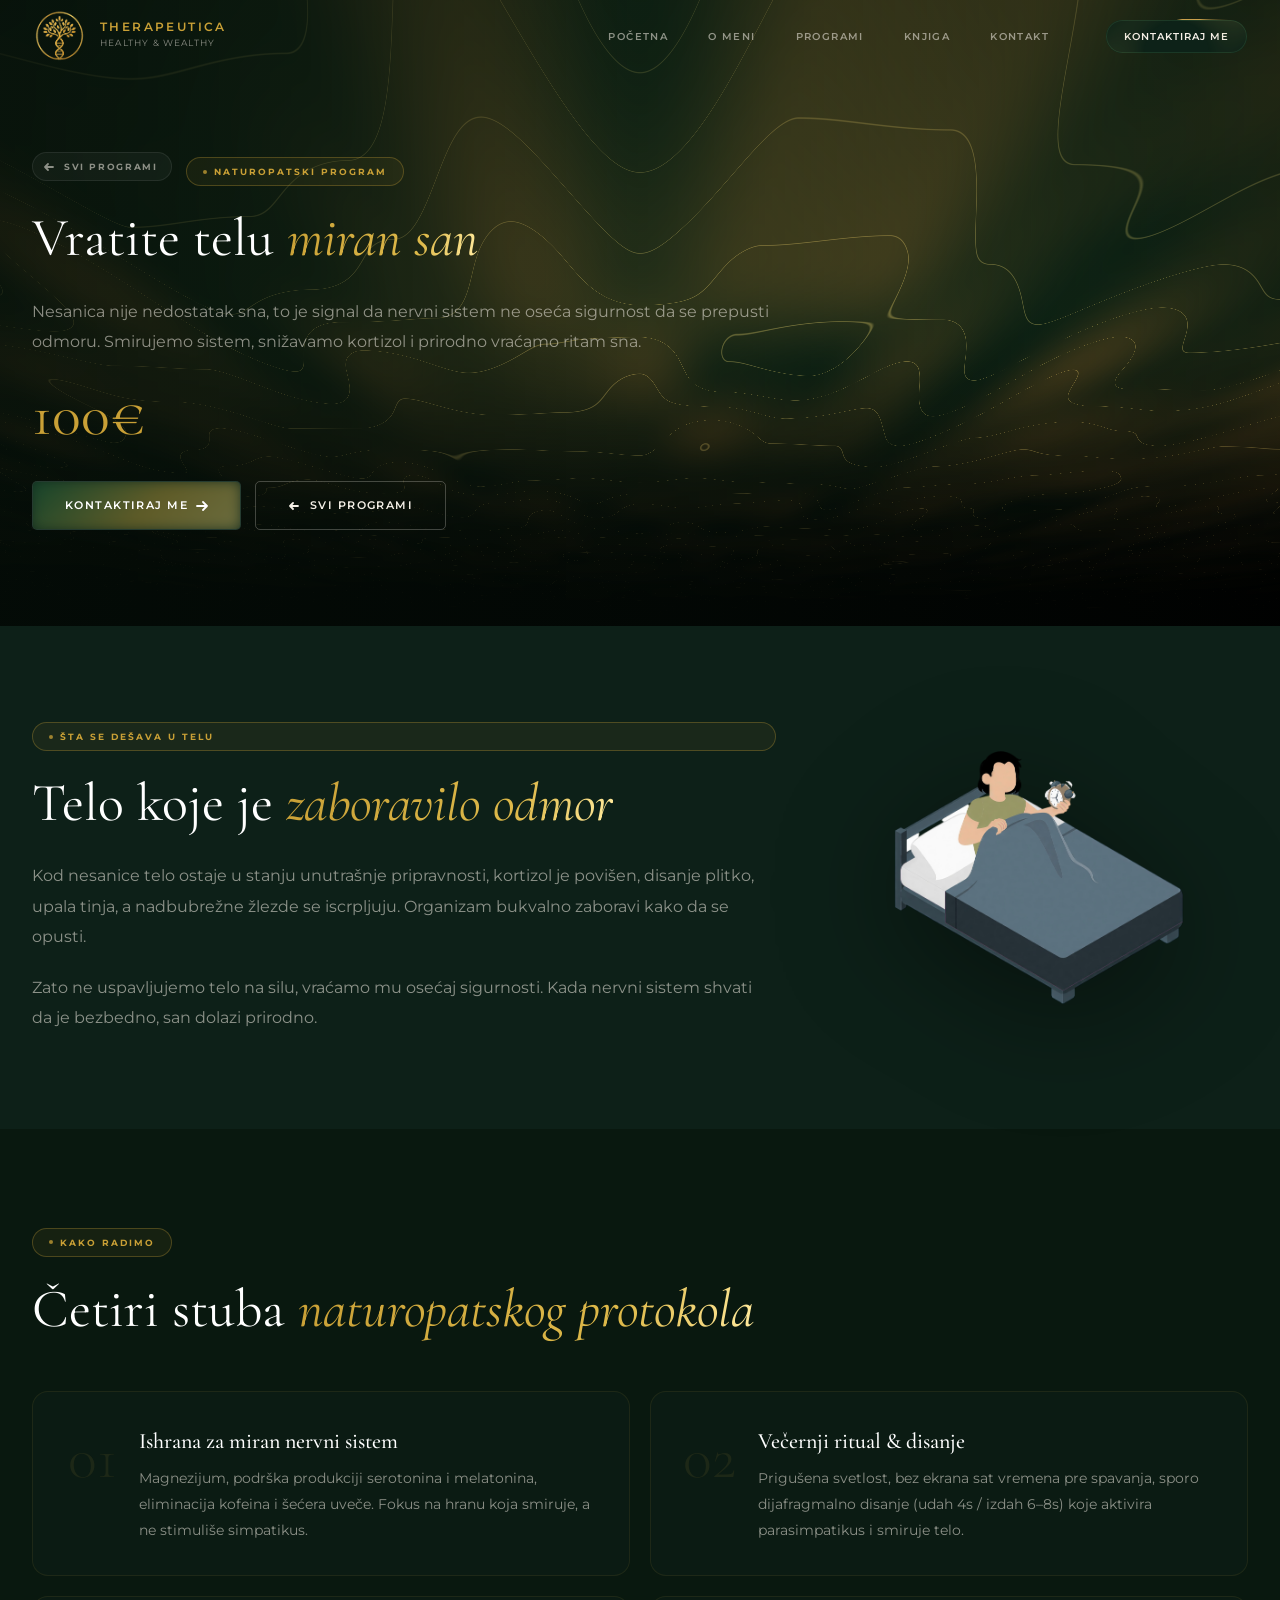
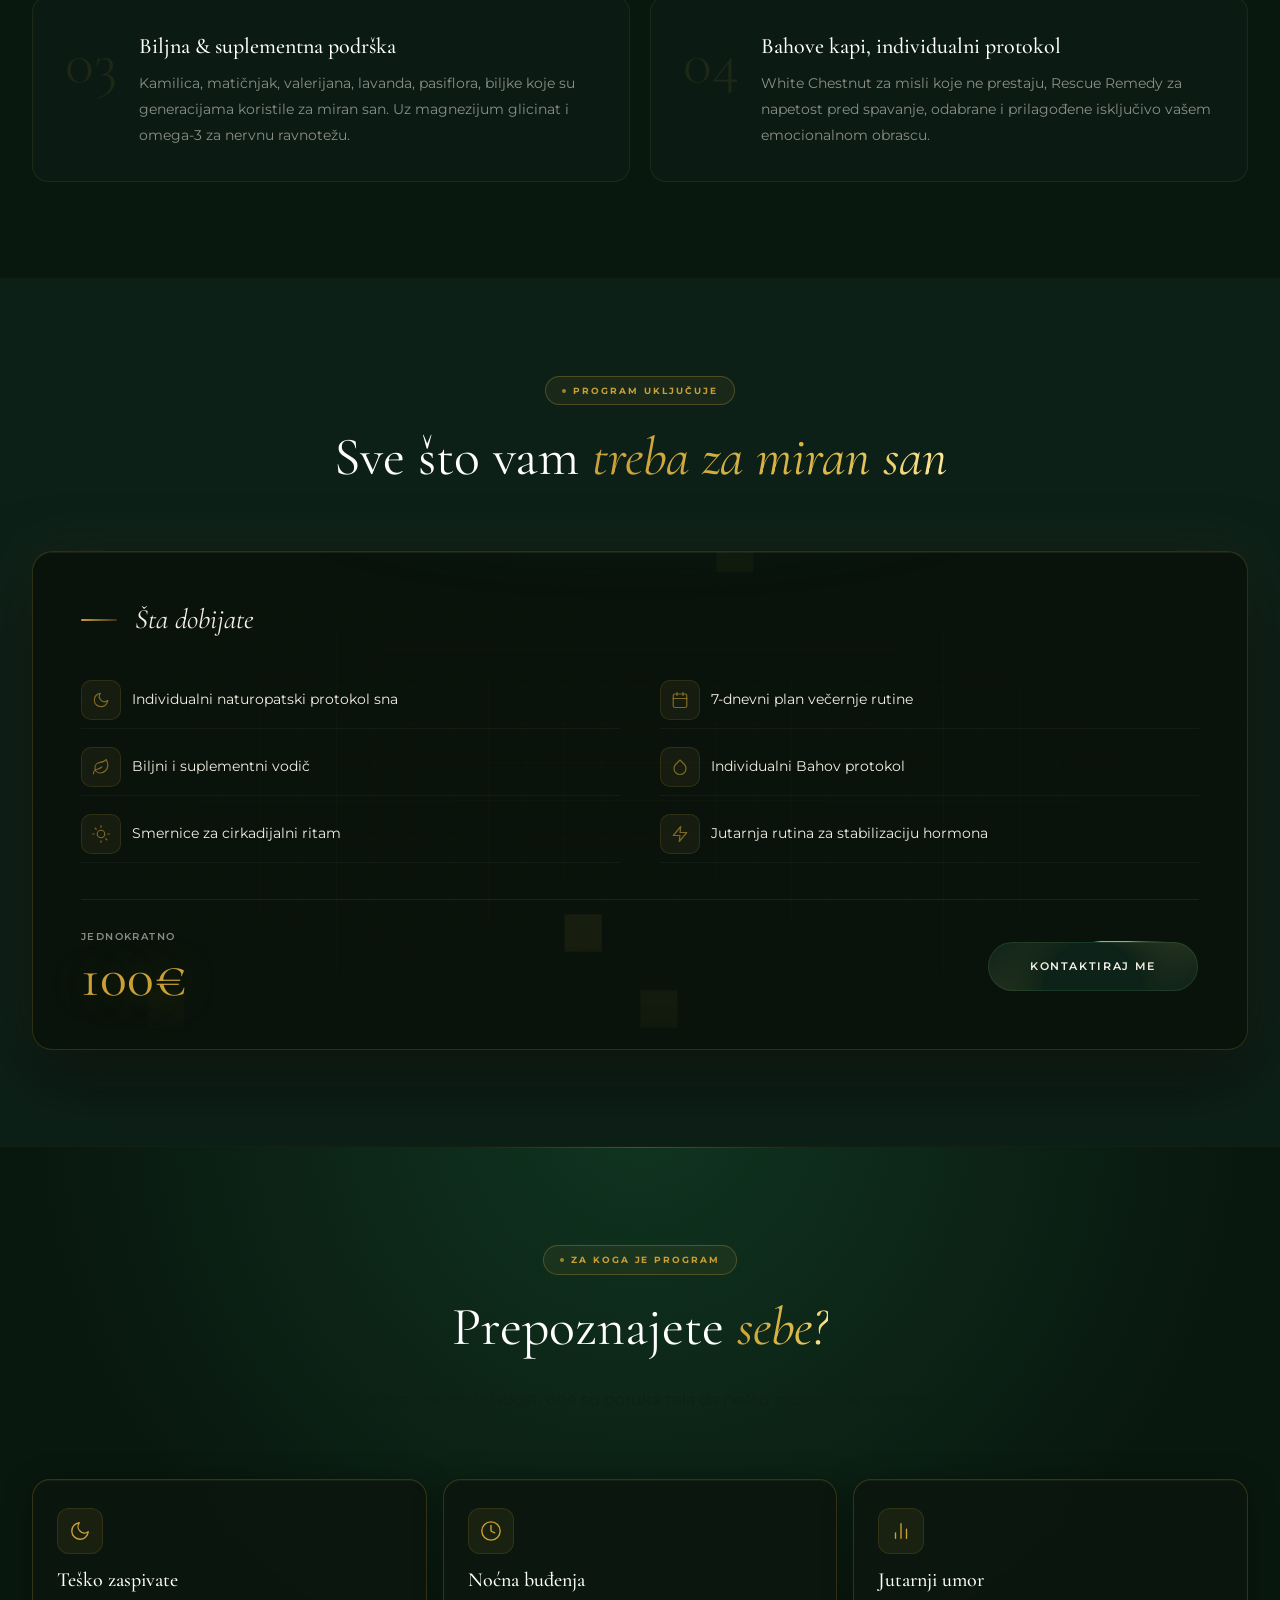
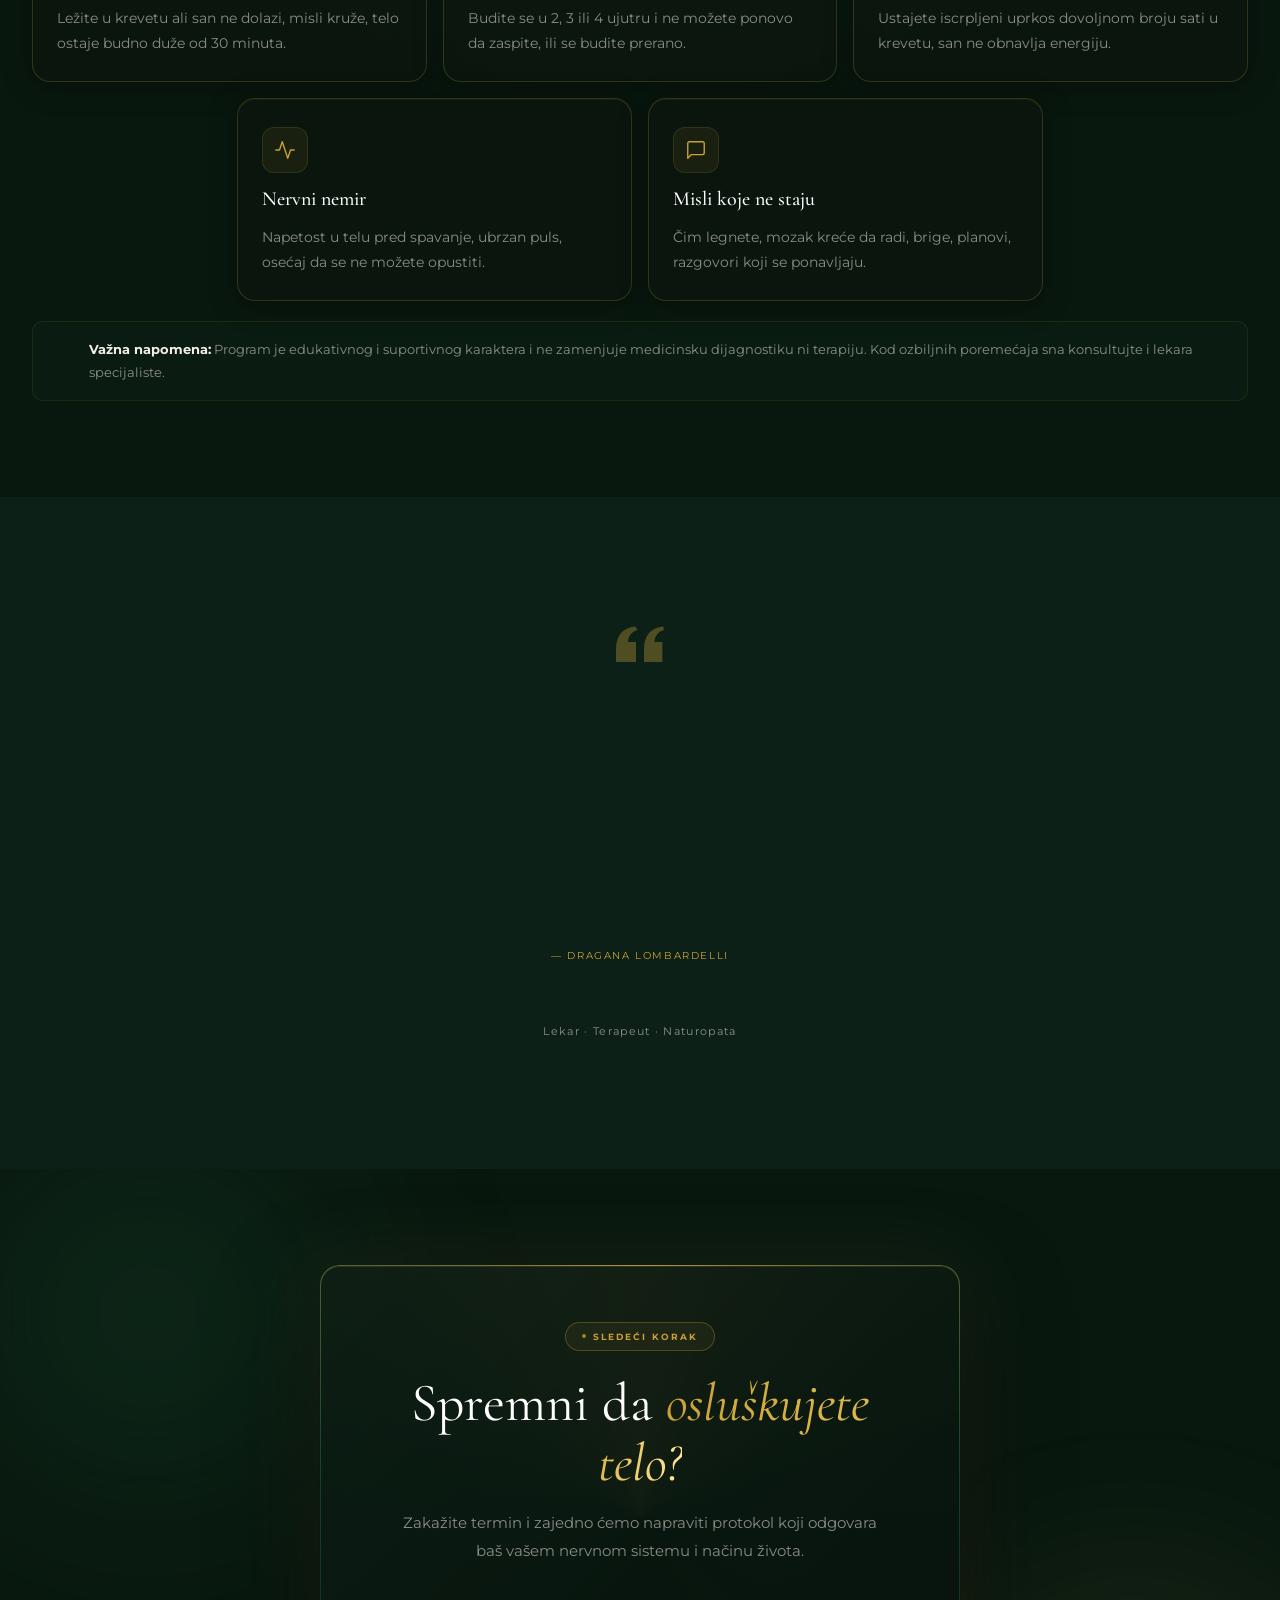
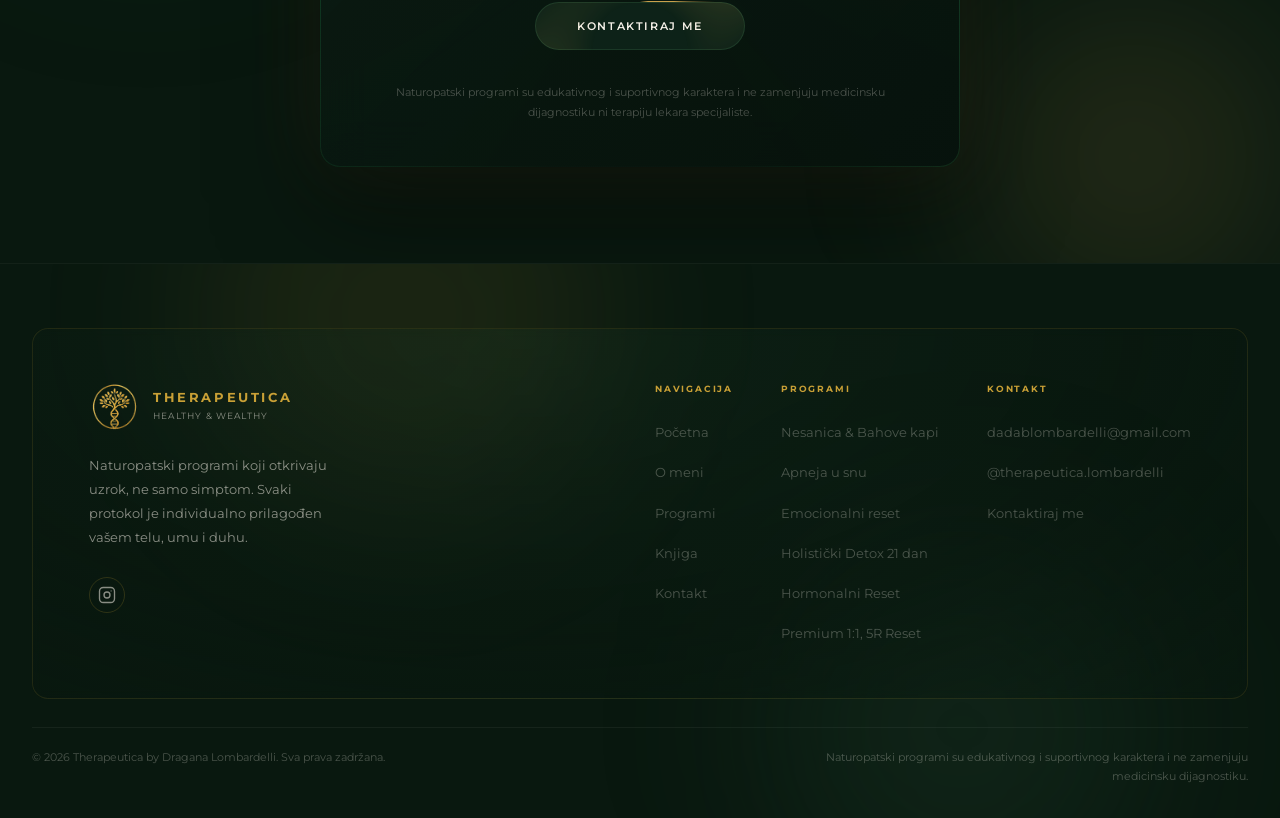
<file: programi/nesanica-bahove-kapi.html>
﻿<!DOCTYPE html>
<html lang="sr">
<head>
  <meta charset="UTF-8" />
  <meta name="viewport" content="width=device-width, initial-scale=1.0" />
  <title>Naturopatski program za nesanicu — Therapeutica | Dragana Lombardelli</title>
  <meta name="description" content="Sveobuhvatan protokol za obnavljanje prirodnog ritma sna. Smirujemo nervni sistem, snižavamo kortizol i vraćamo telu osećaj sigurnosti." />
  <meta property="og:title" content="Naturopatski program za nesanicu — Therapeutica" />
  <meta property="og:description" content="Sveobuhvatan protokol za obnavljanje prirodnog ritma sna kroz naturopatiju i Bahove kapi." />
  <meta property="og:image" content="../assets/tree.png" />
  <link rel="preconnect" href="https://fonts.googleapis.com" />
  <link rel="preconnect" href="https://fonts.gstatic.com" crossorigin />
  <link href="https://fonts.googleapis.com/css2?family=Cormorant+Garamond:ital,wght@0,300;0,400;0,500;0,600;1,300;1,400;1,500&family=Montserrat:wght@300;400;500;600&display=swap" rel="stylesheet" />
  <link rel="stylesheet" href="../css/style.css" />
</head>
<body>

  <nav class="nav" id="nav">
    <div class="nav__inner">
      <a href="../index.html" class="nav__brand">
        <img src="../assets/logo.png" alt="Therapeutica" class="nav__logo" />
        <div class="nav__brand-text">
          <span class="nav__name">THERAPEUTICA</span>
          <span class="nav__sub">HEALTHY &amp; WEALTHY</span>
        </div>
      </a>
      <ul class="nav__links">
        <li><a href="../index.html">Početna</a></li>
        <li><a href="../o-meni.html">O meni</a></li>
        <li><a href="../index.html#programi">Programi</a></li>
        <li><a href="../knjiga.html">Knjiga</a></li>
        <li><a href="../kontakt.html">Kontakt</a></li>
      </ul>
      <a href="../kontakt.html" class="btn--shiny nav__cta">
        <span>Kontaktiraj me</span>
        <svg class="btn-arr" width="12" height="12" viewBox="0 0 12 12" fill="none" stroke="currentColor" stroke-width="1.8" stroke-linecap="round" stroke-linejoin="round" aria-hidden="true"><path d="M1 6h10M7 2l4 4-4 4"/></svg>
      </a>
      <button class="hamburger" id="hamburger" aria-label="Otvori meni">
        <span></span><span></span><span></span>
      </button>
    </div>
    <div class="nav__mobile" id="mobileMenu">
      <ul>
        <li><a href="../index.html">Početna</a></li>
        <li><a href="../o-meni.html">O meni</a></li>
        <li><a href="../index.html#programi">Programi</a></li>
        <li><a href="../knjiga.html">Knjiga</a></li>
        <li><a href="../kontakt.html">Kontakt</a></li>
      </ul>
      <a href="../kontakt.html" class="btn--shiny" style="justify-content:center;width:100%;box-sizing:border-box;">
        <span>Kontaktiraj me</span>
        <svg class="btn-arr" width="12" height="12" viewBox="0 0 12 12" fill="none" stroke="currentColor" stroke-width="1.8" stroke-linecap="round" stroke-linejoin="round" aria-hidden="true"><path d="M1 6h10M7 2l4 4-4 4"/></svg>
      </a>
    </div>
  </nav>

  <!-- HERO -->
  <section class="prog-hero">
    <div class="container">
      <div class="prog-hero__inner">
        <a href="../index.html#programi" class="prog-breadcrumb"><svg width="14" height="14" viewBox="0 0 14 14" fill="none" stroke="currentColor" stroke-width="1.8" stroke-linecap="round" stroke-linejoin="round"><path d="M10 7H2M5 4L2 7l3 3"/></svg> Svi programi</a>
        <span class="section-label">Naturopatski program</span>
        <h1 class="section-h2">Vratite telu <em>miran san</em></h1>
        <p class="prog-body">Nesanica nije nedostatak sna, to je signal da nervni sistem ne oseća sigurnost da se prepusti odmoru. Smirujemo sistem, snižavamo kortizol i prirodno vraćamo ritam sna.</p>
        <div class="prog-hero__price">100€</div>
        <div class="prog-hero__actions">
          <a href="../kontakt.html" class="btn btn--gradient">
            <span>Kontaktiraj me</span>
            <svg class="btn-arr" width="12" height="12" viewBox="0 0 12 12" fill="none" stroke="currentColor" stroke-width="1.8" stroke-linecap="round" stroke-linejoin="round"><path d="M1 6h10M7 2l4 4-4 4"/></svg>
          </a>
          <a href="../index.html#programi" class="btn btn--ghost"><svg width="14" height="14" viewBox="0 0 14 14" fill="none" stroke="currentColor" stroke-width="1.8" stroke-linecap="round" stroke-linejoin="round"><path d="M10 7H2M5 4L2 7l3 3"/></svg> Svi programi</a>
        </div>
      </div>
    </div>
  </section>

  <!-- ŠTA SE DEŠAVA U TELU -->
  <section class="prog-section prog-section--alt">
    <div class="container">
      <div class="prog-split">
        <div class="prog-split__text fade-up">
          <span class="section-label">Šta se dešava u telu</span>
          <h2 class="section-h2">Telo koje je <em>zaboravilo odmor</em></h2>
          <p class="prog-body">Kod nesanice telo ostaje u stanju unutrašnje pripravnosti, kortizol je povišen, disanje plitko, upala tinja, a nadbubrežne žlezde se iscrpljuju. Organizam bukvalno zaboravi kako da se opusti.</p>
          <p class="prog-body">Zato ne uspavljujemo telo na silu, vraćamo mu osećaj sigurnosti. Kada nervni sistem shvati da je bezbedno, san dolazi prirodno.</p>
        </div>
        <div class="prog-split__img fade-up">
          <img src="../assets/insomnia-illustration.png" alt="Nesanica, ilustracija" class="prog-split__picture" />
        </div>
      </div>
    </div>
  </section>

  <!-- PROTOKOL -->
  <section class="prog-section">
    <div class="container">
      <div class="fade-up">
        <span class="section-label">Kako radimo</span>
        <h2 class="section-h2">Četiri stuba <em>naturopatskog protokola</em></h2>
      </div>
      <div class="prog-steps">
        <div class="prog-step fade-up">
          <div class="prog-step__num">01</div>
          <div class="prog-step__content">
            <h4>Ishrana za miran nervni sistem</h4>
            <p>Magnezijum, podrška produkciji serotonina i melatonina, eliminacija kofeina i šećera uveče. Fokus na hranu koja smiruje, a ne stimuliše simpatikus.</p>
          </div>
        </div>
        <div class="prog-step fade-up">
          <div class="prog-step__num">02</div>
          <div class="prog-step__content">
            <h4>Večernji ritual &amp; disanje</h4>
            <p>Prigušena svetlost, bez ekrana sat vremena pre spavanja, sporo dijafragmalno disanje (udah 4s / izdah 6–8s) koje aktivira parasimpatikus i smiruje telo.</p>
          </div>
        </div>
        <div class="prog-step fade-up">
          <div class="prog-step__num">03</div>
          <div class="prog-step__content">
            <h4>Biljna &amp; suplementna podrška</h4>
            <p>Kamilica, matičnjak, valerijana, lavanda, pasiflora, biljke koje su generacijama koristile za miran san. Uz magnezijum glicinat i omega-3 za nervnu ravnotežu.</p>
          </div>
        </div>
        <div class="prog-step fade-up">
          <div class="prog-step__num">04</div>
          <div class="prog-step__content">
            <h4>Bahove kapi, individualni protokol</h4>
            <p>White Chestnut za misli koje ne prestaju, Rescue Remedy za napetost pred spavanje, odabrane i prilagođene isključivo vašem emocionalnom obrascu.</p>
          </div>
        </div>
      </div>
    </div>
  </section>

  <!-- ŠTA UKLJUČUJE -->
  <section class="prog-section prog-section--alt">
    <div class="container">
      <div class="section-header section-header--center fade-up">
        <span class="section-label">Program uključuje</span>
        <h2 class="section-h2">Sve što vam <em>treba za miran san</em></h2>
      </div>
      <div class="prog-includes fade-up">
        <!-- Beam border animation -->
        <div class="inc-beams" aria-hidden="true">
          <div class="inc-beam inc-beam--t"></div>
          <div class="inc-beam inc-beam--r"></div>
          <div class="inc-beam inc-beam--b"></div>
          <div class="inc-beam inc-beam--l"></div>
        </div>
        <!-- Corner glow dots -->
        <div class="inc-corner inc-corner--tl" aria-hidden="true"></div>
        <div class="inc-corner inc-corner--tr" aria-hidden="true"></div>
        <div class="inc-corner inc-corner--br" aria-hidden="true"></div>
        <div class="inc-corner inc-corner--bl" aria-hidden="true"></div>
        <!-- Background glow -->
        <div class="prog-includes__glow" aria-hidden="true"></div>
        <p class="prog-includes__title">Šta dobijate</p>
        <ul class="prog-includes__list">
          <li>
            <span class="prog-includes__item-icon" aria-hidden="true"><svg width="15" height="15" viewBox="0 0 24 24" fill="none" stroke="currentColor" stroke-width="1.6" stroke-linecap="round" stroke-linejoin="round"><path d="M21 12.79A9 9 0 1 1 11.21 3 7 7 0 0 0 21 12.79z"/></svg></span>
            Individualni naturopatski protokol sna
          </li>
          <li>
            <span class="prog-includes__item-icon" aria-hidden="true"><svg width="15" height="15" viewBox="0 0 24 24" fill="none" stroke="currentColor" stroke-width="1.6" stroke-linecap="round" stroke-linejoin="round"><rect x="3" y="4" width="18" height="18" rx="2"/><line x1="16" y1="2" x2="16" y2="6"/><line x1="8" y1="2" x2="8" y2="6"/><line x1="3" y1="10" x2="21" y2="10"/></svg></span>
            7-dnevni plan večernje rutine
          </li>
          <li>
            <span class="prog-includes__item-icon" aria-hidden="true"><svg width="15" height="15" viewBox="0 0 24 24" fill="none" stroke="currentColor" stroke-width="1.6" stroke-linecap="round" stroke-linejoin="round"><path d="M11 20A7 7 0 0 1 9.8 6.1C15.5 5 17 4.48 19 2c1 2 2 4.18 2 8 0 5.5-4.78 10-10 10z"/><path d="M2 21c0-3 1.85-5.36 5.08-6C9.5 14.52 12 13 13 12"/></svg></span>
            Biljni i suplementni vodič
          </li>
          <li>
            <span class="prog-includes__item-icon" aria-hidden="true"><svg width="15" height="15" viewBox="0 0 24 24" fill="none" stroke="currentColor" stroke-width="1.6" stroke-linecap="round" stroke-linejoin="round"><path d="M12 2.69l5.66 5.66a8 8 0 1 1-11.31 0z"/></svg></span>
            Individualni Bahov protokol
          </li>
          <li>
            <span class="prog-includes__item-icon" aria-hidden="true"><svg width="15" height="15" viewBox="0 0 24 24" fill="none" stroke="currentColor" stroke-width="1.6" stroke-linecap="round" stroke-linejoin="round"><circle cx="12" cy="12" r="5"/><line x1="12" y1="1" x2="12" y2="3"/><line x1="12" y1="21" x2="12" y2="23"/><line x1="4.22" y1="4.22" x2="5.64" y2="5.64"/><line x1="18.36" y1="18.36" x2="19.78" y2="19.78"/><line x1="1" y1="12" x2="3" y2="12"/><line x1="21" y1="12" x2="23" y2="12"/></svg></span>
            Smernice za cirkadijalni ritam
          </li>
          <li>
            <span class="prog-includes__item-icon" aria-hidden="true"><svg width="15" height="15" viewBox="0 0 24 24" fill="none" stroke="currentColor" stroke-width="1.6" stroke-linecap="round" stroke-linejoin="round"><polygon points="13 2 3 14 12 14 11 22 21 10 12 10 13 2"/></svg></span>
            Jutarnja rutina za stabilizaciju hormona
          </li>
        </ul>
        <div class="prog-includes__footer">
          <div>
            <p class="prog-includes__price-label">Jednokratno</p>
            <span class="prog-includes__price">100€</span>
          </div>
          <a href="../kontakt.html" class="btn--shiny btn--shiny--cta">
            <span>Kontaktiraj me</span>
            <svg class="btn-arr" width="12" height="12" viewBox="0 0 12 12" fill="none" stroke="currentColor" stroke-width="1.8" stroke-linecap="round" stroke-linejoin="round"><path d="M1 6h10M7 2l4 4-4 4"/></svg>
          </a>
        </div>
      </div>
    </div>
  </section>

  <!-- ZA KOGA JE -->
  <section class="prog-section prog-section--radial-glow">
    <div class="container">
      <div class="section-header section-header--center fade-up">
        <span class="section-label">Za koga je program</span>
        <h2 class="section-h2" style="color:var(--white);">Prepoznajete <em>sebe?</em></h2>
        <p class="prog-body whom-intro">Ove tegobe nisu slabost, one su poruka tela da nešto mora da se promeni.</p>
      </div>

      <div class="whom-grid">

        <div class="whom-card fade-up">
          <div class="whom-card__icon">
            <svg width="22" height="22" viewBox="0 0 24 24" fill="none" stroke="currentColor" stroke-width="1.5" stroke-linecap="round" stroke-linejoin="round">
              <path d="M21 12.79A9 9 0 1 1 11.21 3 7 7 0 0 0 21 12.79z"/>
            </svg>
          </div>
          <h4>Teško zaspivate</h4>
          <p>Ležite u krevetu ali san ne dolazi, misli kruže, telo ostaje budno duže od 30 minuta.</p>
        </div>

        <div class="whom-card fade-up">
          <div class="whom-card__icon">
            <svg width="22" height="22" viewBox="0 0 24 24" fill="none" stroke="currentColor" stroke-width="1.5" stroke-linecap="round" stroke-linejoin="round">
              <circle cx="12" cy="12" r="10"/>
              <polyline points="12 6 12 12 16 14"/>
            </svg>
          </div>
          <h4>Noćna buđenja</h4>
          <p>Budite se u 2, 3 ili 4 ujutru i ne možete ponovo da zaspite, ili se budite prerano.</p>
        </div>

        <div class="whom-card fade-up">
          <div class="whom-card__icon">
            <svg width="22" height="22" viewBox="0 0 24 24" fill="none" stroke="currentColor" stroke-width="1.5" stroke-linecap="round" stroke-linejoin="round">
              <path d="M18 20V10M12 20V4M6 20v-6"/>
            </svg>
          </div>
          <h4>Jutarnji umor</h4>
          <p>Ustajete iscrpljeni uprkos dovoljnom broju sati u krevetu, san ne obnavlja energiju.</p>
        </div>

        <div class="whom-card whom-card--offset fade-up">
          <div class="whom-card__icon">
            <svg width="22" height="22" viewBox="0 0 24 24" fill="none" stroke="currentColor" stroke-width="1.5" stroke-linecap="round" stroke-linejoin="round">
              <polyline points="22 12 18 12 15 21 9 3 6 12 2 12"/>
            </svg>
          </div>
          <h4>Nervni nemir</h4>
          <p>Napetost u telu pred spavanje, ubrzan puls, osećaj da se ne možete opustiti.</p>
        </div>

        <div class="whom-card whom-card--offset fade-up">
          <div class="whom-card__icon">
            <svg width="22" height="22" viewBox="0 0 24 24" fill="none" stroke="currentColor" stroke-width="1.5" stroke-linecap="round" stroke-linejoin="round">
              <path d="M21 15a2 2 0 0 1-2 2H7l-4 4V5a2 2 0 0 1 2-2h14a2 2 0 0 1 2 2z"/>
            </svg>
          </div>
          <h4>Misli koje ne staju</h4>
          <p>Čim legnete, mozak kreće da radi, brige, planovi, razgovori koji se ponavljaju.</p>
        </div>

      </div>

      <div class="whom-note fade-up">
        <svg class="whom-note__icon" width="20" height="20" viewBox="0 0 24 24" fill="none" stroke="currentColor" stroke-width="1.5" stroke-linecap="round" stroke-linejoin="round">
          <circle cx="12" cy="12" r="10"/><line x1="12" y1="8" x2="12" y2="12"/><line x1="12" y1="16" x2="12.01" y2="16"/>
        </svg>
        <p><strong>Važna napomena:</strong> Program je edukativnog i suportivnog karaktera i ne zamenjuje medicinsku dijagnostiku ni terapiju. Kod ozbiljnih poremećaja sna konsultujte i lekara specijaliste.</p>
      </div>
    </div>
  </section>

  <!-- CITAT -->
  <section class="citat">
    <div class="container">
      <div class="citat__inner fade-up">
        <svg class="citat__quote-icon" width="48" height="36" viewBox="0 0 48 36" fill="none">
          <path d="M0 36V22.8C0 16.4 1.6 11.2 4.8 7.2C8 3.2 12.8 1 19.2 0.4L21.6 4C18.4 4.8 16 6.4 14.4 8.8C12.8 11.2 12 13.6 12 16H20V36H0ZM28 36V22.8C28 16.4 29.6 11.2 32.8 7.2C36 3.2 40.8 1 47.2 0.4L48 4C44.8 4.8 42.4 6.4 40.8 8.8C39.2 11.2 38.4 13.6 38.4 16H46.4V36H28Z" fill="currentColor"/>
        </svg>
        <blockquote class="citat__text">
          „Telo želi san, ali nervni sistem mora prvo<br />
          da oseti sigurnost da se prepusti."
        </blockquote>
        <cite class="citat__by">— Dragana Lombardelli</cite>
        <p class="citat__subtitle">Lekar · Terapeut · Naturopata</p>
      </div>
    </div>
  </section>

  <!-- FINALNI CTA -->
  <section class="prog-cta">
    <div class="prog-cta__blob prog-cta__blob--1" aria-hidden="true"></div>
    <div class="prog-cta__blob prog-cta__blob--2" aria-hidden="true"></div>
    <div class="container">
      <div class="cta-card fade-up">
        <span class="section-label">Sledeći korak</span>
        <h2 class="section-h2">Spremni da <em>osluškujete telo?</em></h2>
        <p class="prog-cta__desc">Zakažite termin i zajedno ćemo napraviti protokol koji odgovara baš vašem nervnom sistemu i načinu života.</p>
        <a href="../kontakt.html" class="btn--shiny btn--shiny--cta">
          <span>Kontaktiraj me</span>
          <svg class="btn-arr" width="12" height="12" viewBox="0 0 12 12" fill="none" stroke="currentColor" stroke-width="1.8" stroke-linecap="round" stroke-linejoin="round"><path d="M1 6h10M7 2l4 4-4 4"/></svg>
        </a>
        <p class="prog-cta__disclaimer">Naturopatski programi su edukativnog i suportivnog karaktera i ne zamenjuju medicinsku dijagnostiku ni terapiju lekara specijaliste.</p>
      </div>
    </div>
  </section>

  <footer class="footer">
    <div class="footer__blob footer__blob--1" aria-hidden="true"></div>
    <div class="footer__blob footer__blob--2" aria-hidden="true"></div>
    <div class="container">
      <div class="footer__glass fade-up">
        <div class="footer__brand-col">
          <a href="../index.html" class="footer__brand-link">
            <img src="../assets/logo.png" alt="Therapeutica" class="footer__logo" />
            <div>
              <p class="footer__brand-name">THERAPEUTICA</p>
              <p class="footer__brand-tag">HEALTHY &amp; WEALTHY</p>
            </div>
          </a>
          <p class="footer__desc">Naturopatski programi koji otkrivaju uzrok, ne samo simptom. Svaki protokol je individualno prilagođen vašem telu, umu i duhu.</p>
          <div class="footer__socials">
            <a href="https://instagram.com/therapeutica.lombardelli" target="_blank" rel="noopener" aria-label="Instagram">
              <svg width="18" height="18" viewBox="0 0 24 24" fill="none" stroke="currentColor" stroke-width="1.8" stroke-linecap="round" stroke-linejoin="round"><rect x="2" y="2" width="20" height="20" rx="5"/><circle cx="12" cy="12" r="4"/><circle cx="17.5" cy="6.5" r="0.8" fill="currentColor" stroke="none"/></svg>
            </a>
          </div>
        </div>
        <nav class="footer__nav">
          <div class="footer__col">
            <h5>Navigacija</h5>
            <ul>
              <li><a href="../index.html">Početna</a></li>
              <li><a href="../o-meni.html">O meni</a></li>
              <li><a href="../index.html#programi">Programi</a></li>
              <li><a href="../knjiga.html">Knjiga</a></li>
        <li><a href="../kontakt.html">Kontakt</a></li>
            </ul>
          </div>
          <div class="footer__col">
            <h5>Programi</h5>
            <ul>
              <li><a href="nesanica-bahove-kapi.html">Nesanica &amp; Bahove kapi</a></li>
              <li><a href="apneja-u-snu.html">Apneja u snu</a></li>
              <li><a href="emocionalni-reset.html">Emocionalni reset</a></li>
              <li><a href="holisticki-detox-21-dan.html">Holistički Detox 21 dan</a></li>
              <li><a href="hormonalni-reset.html">Hormonalni Reset</a></li>
              <li><a href="premium-1na1-5r-reset.html">Premium 1:1, 5R Reset</a></li>
            </ul>
          </div>
          <div class="footer__col">
            <h5>Kontakt</h5>
            <ul>
              <li><a href="mailto:dadablombardelli@gmail.com">dadablombardelli@gmail.com</a></li>
              <li><a href="https://instagram.com/therapeutica.lombardelli" target="_blank" rel="noopener">@therapeutica.lombardelli</a></li>
              <li><a href="../kontakt.html">Kontaktiraj me</a></li>
            </ul>
          </div>
        </nav>
      </div>
      <div class="footer__bottom">
        <p>© 2026 Therapeutica by Dragana Lombardelli. Sva prava zadržana.</p>
        <p class="footer__note">Naturopatski programi su edukativnog i suportivnog karaktera i ne zamenjuju medicinsku dijagnostiku.</p>
      </div>
    </div>
  </footer>

  <script src="../js/main.js"></script>
</body>
</html>
</file>
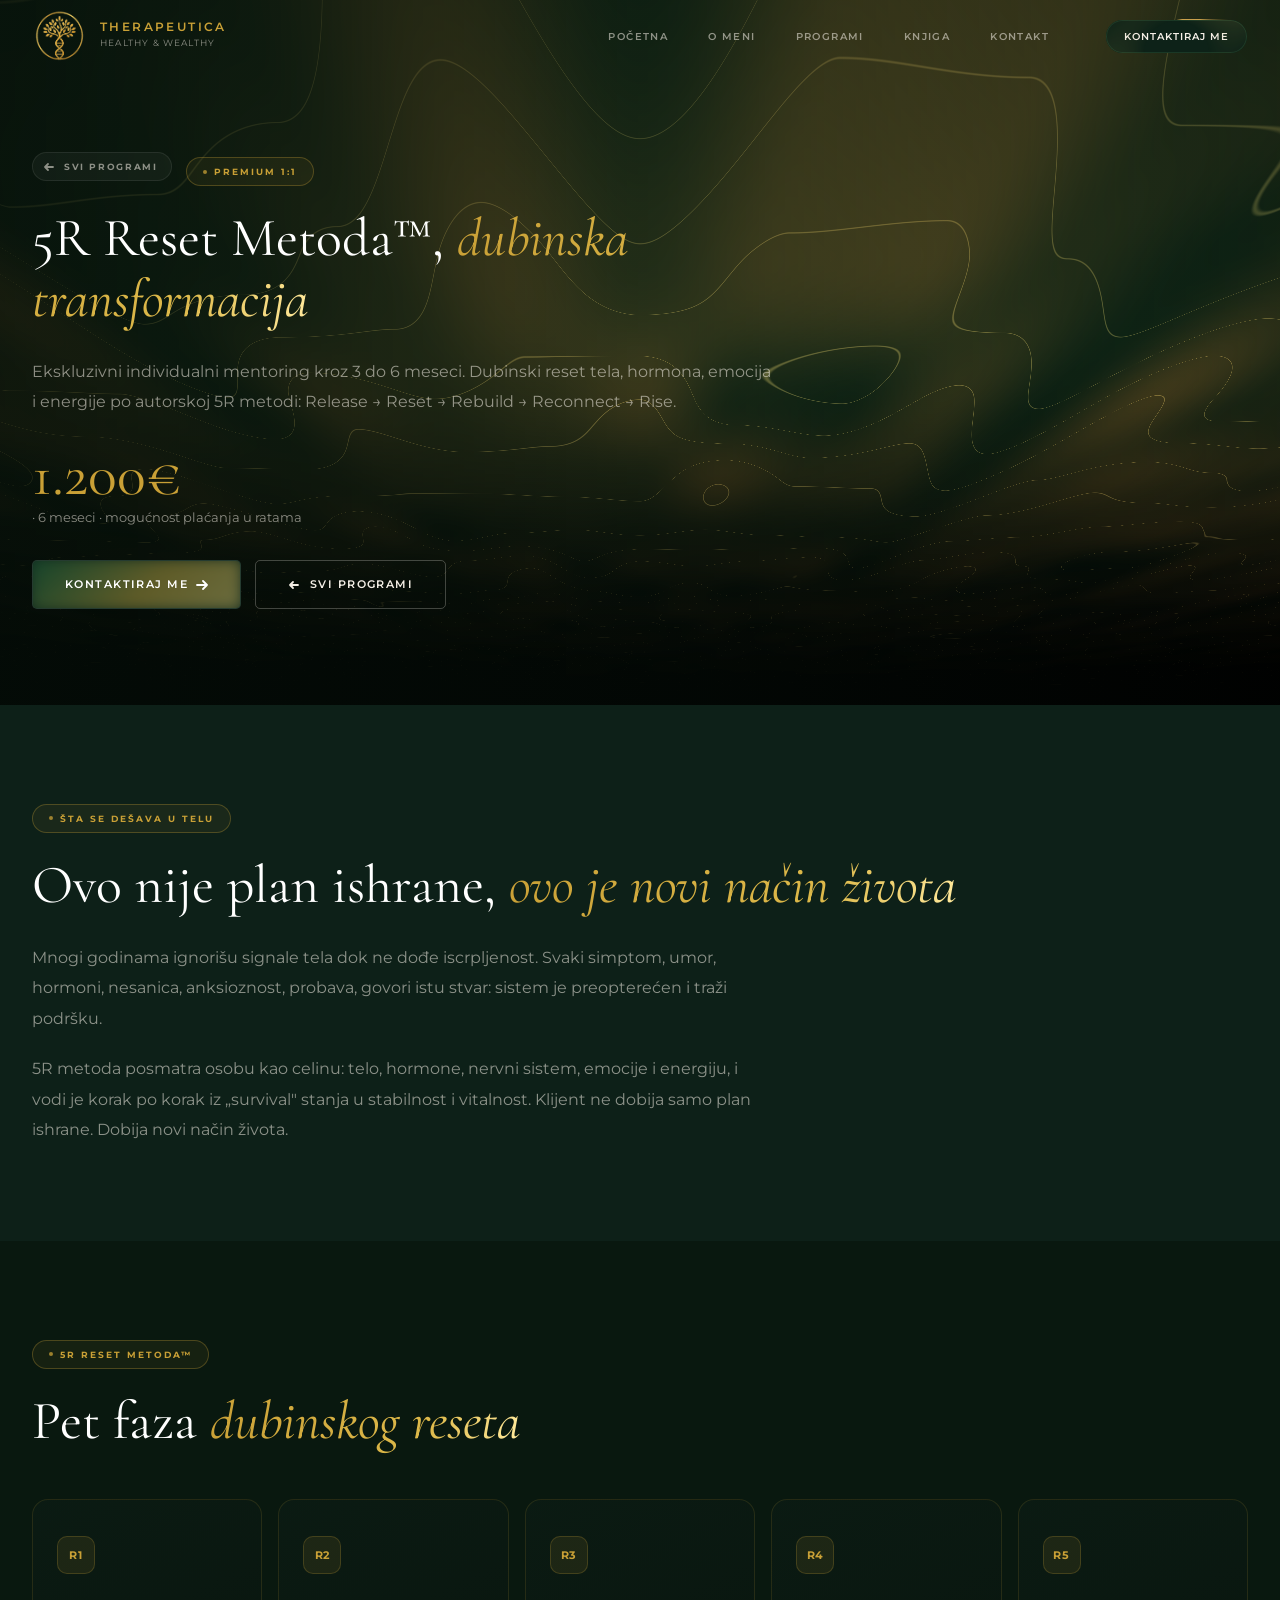
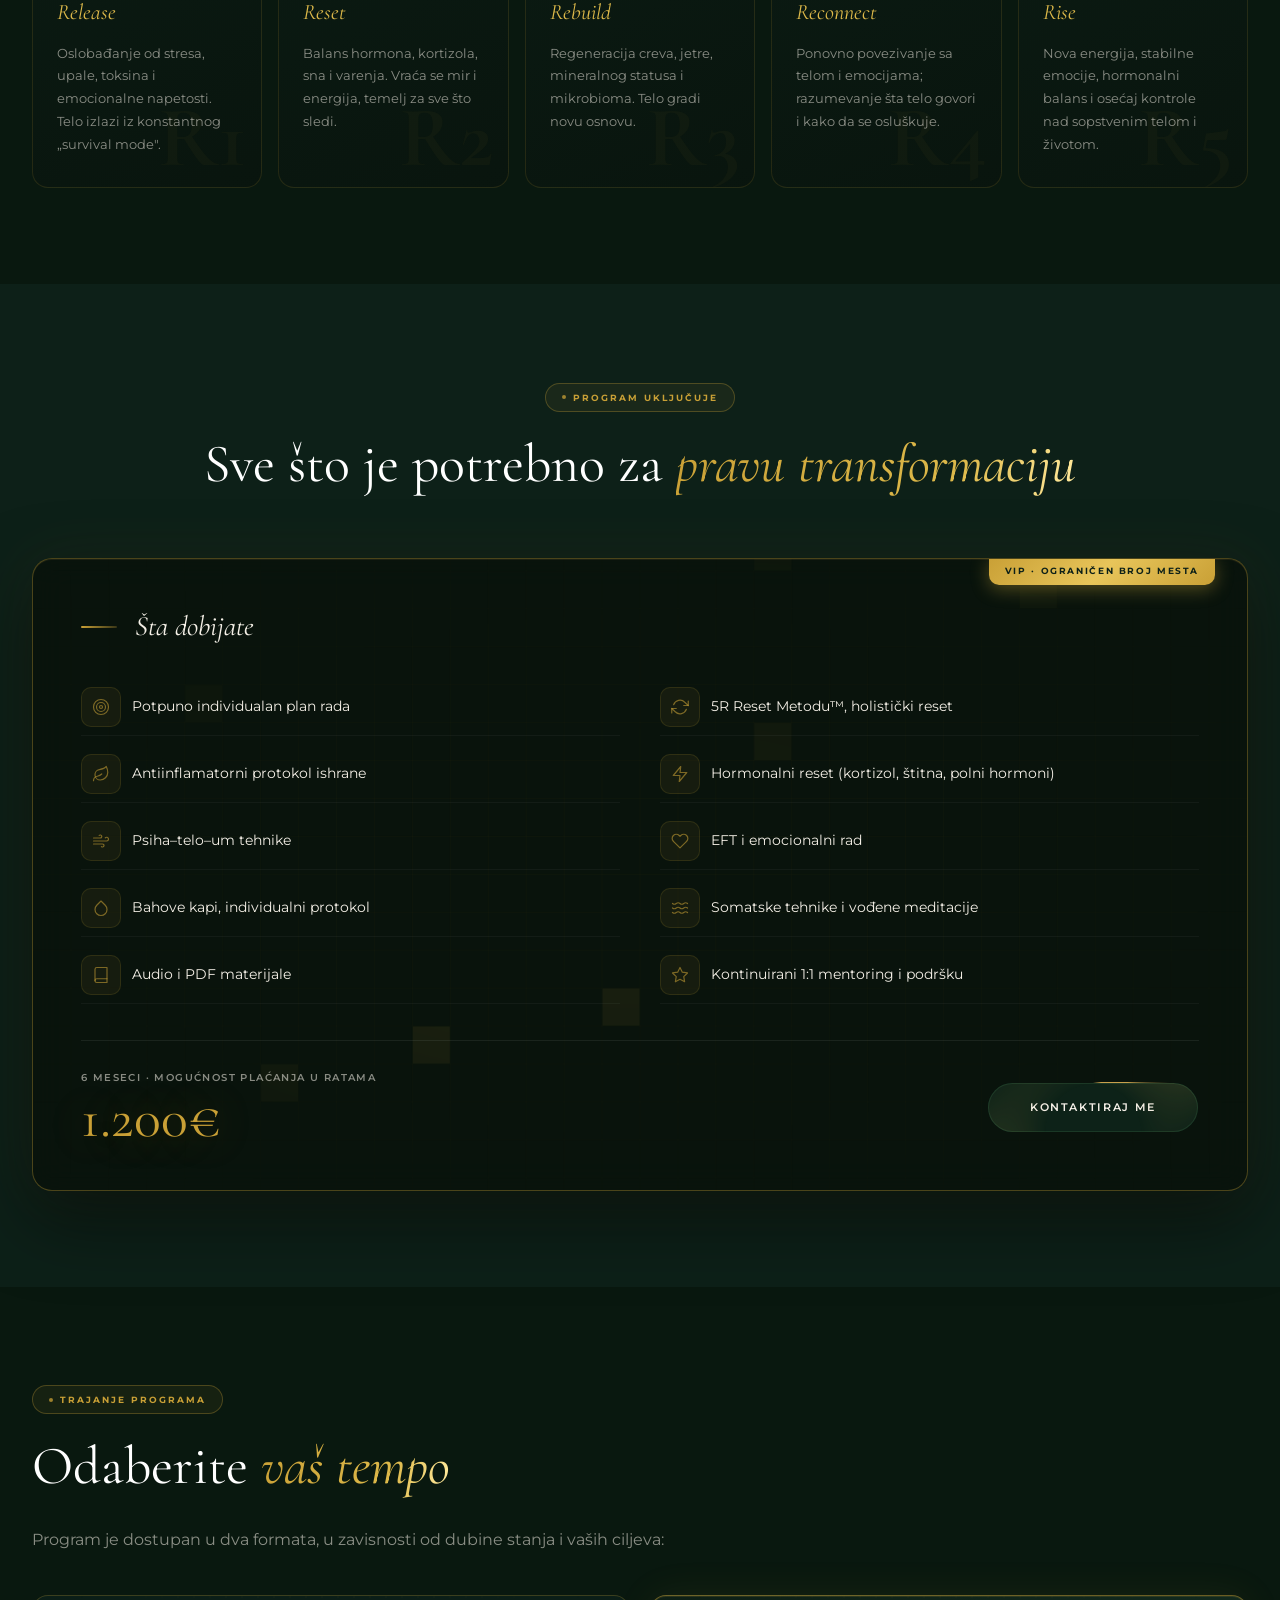
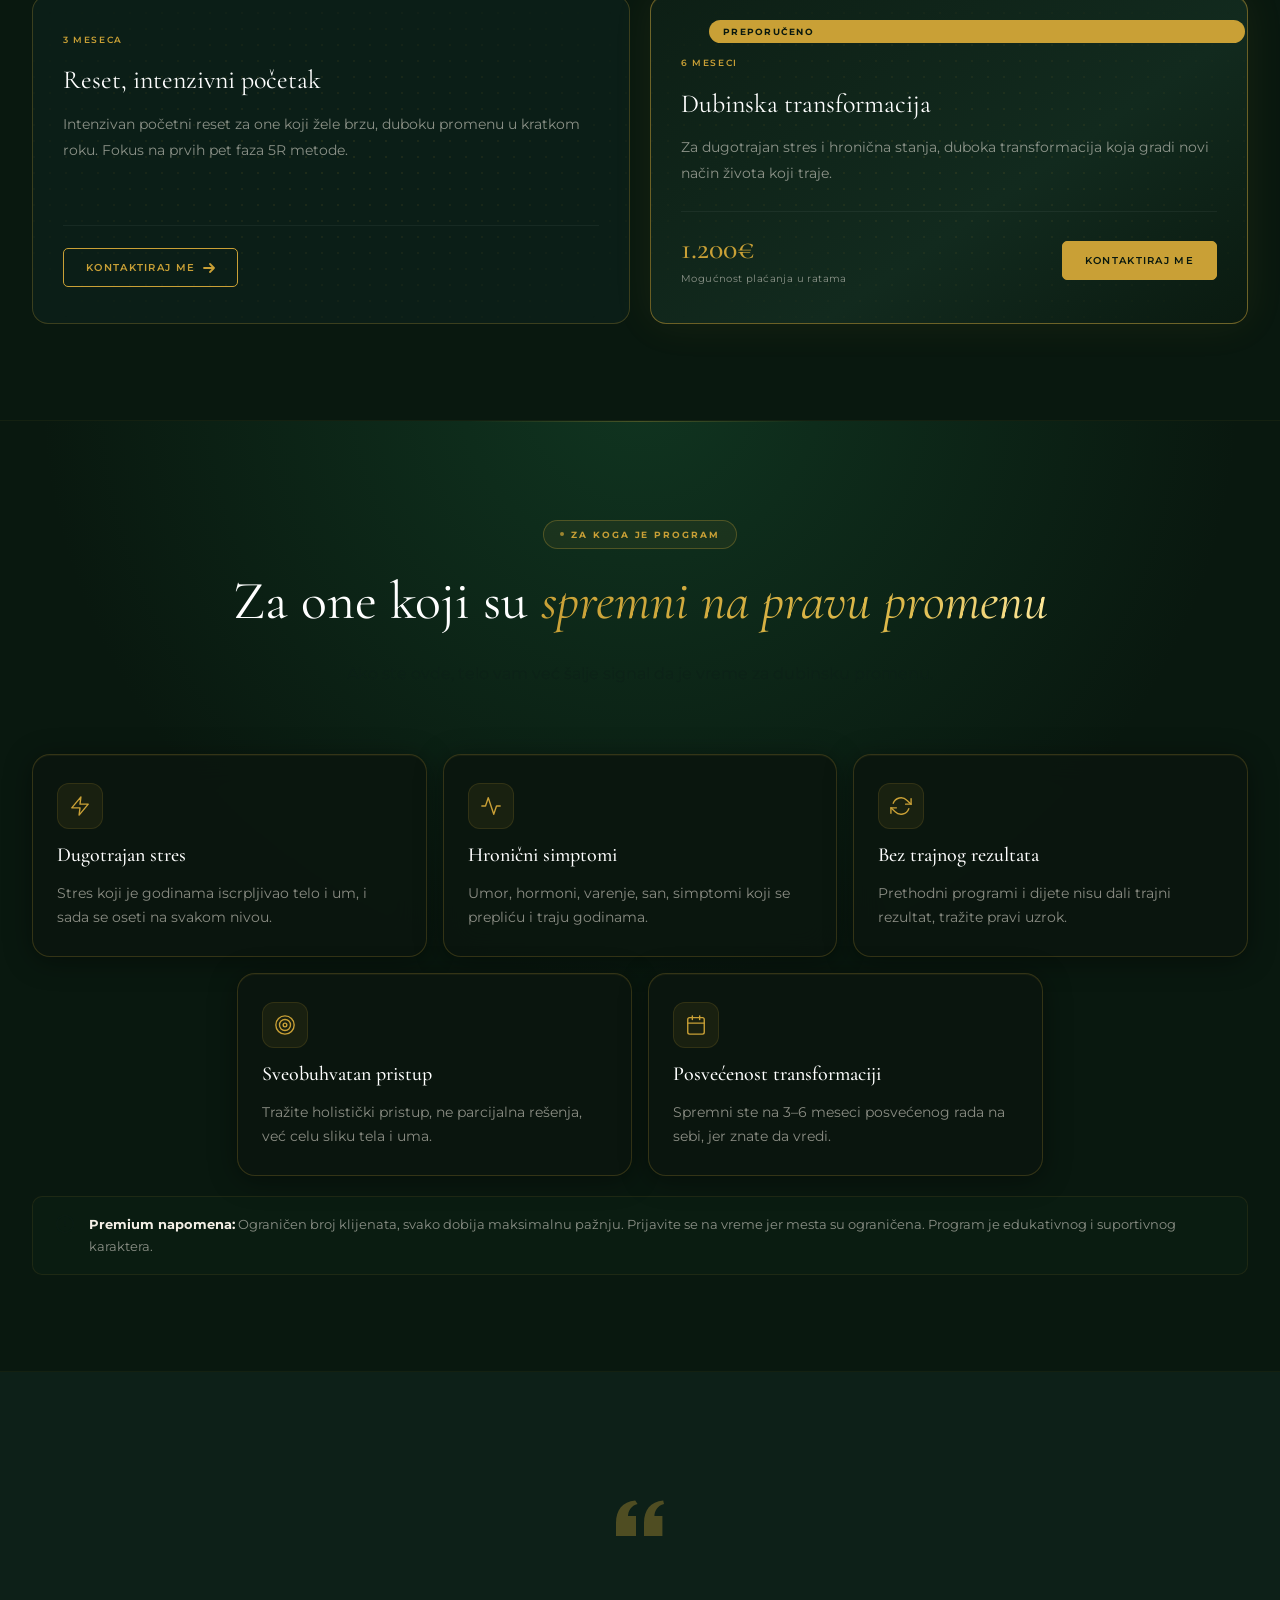
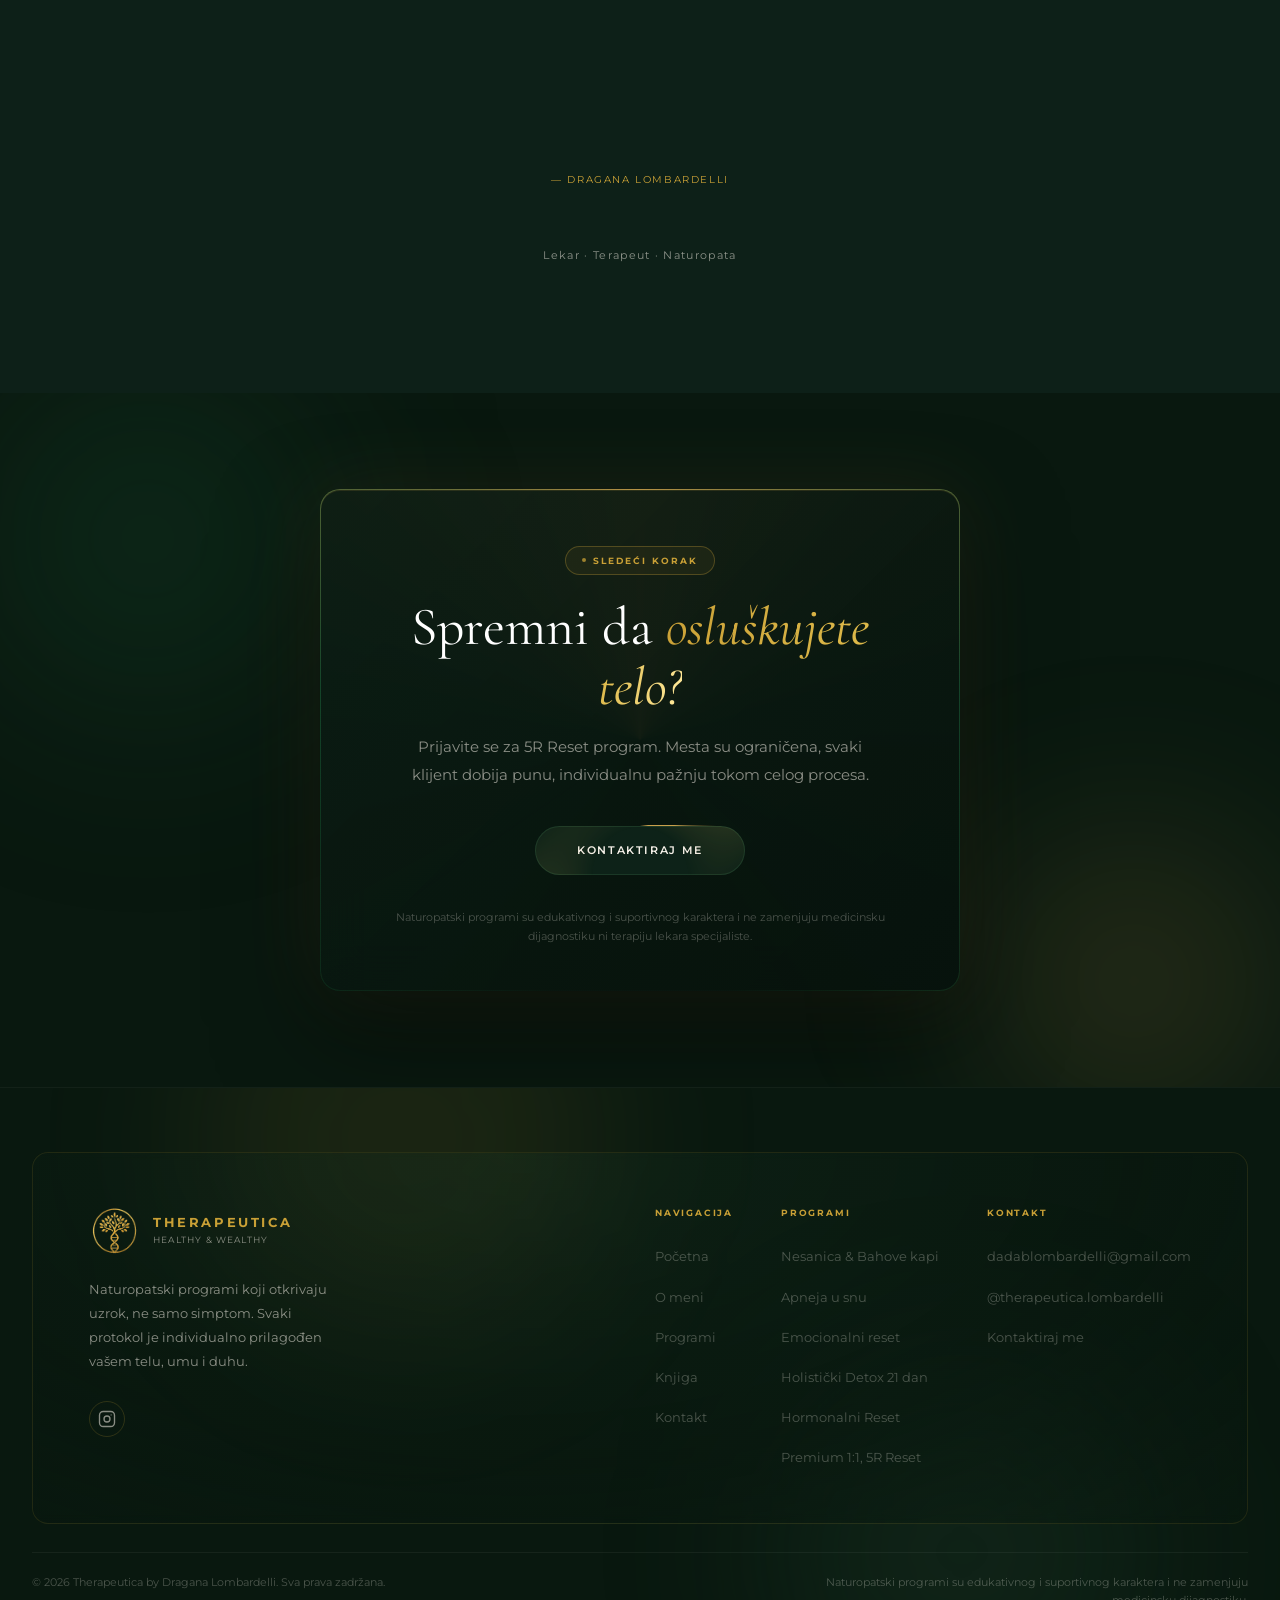
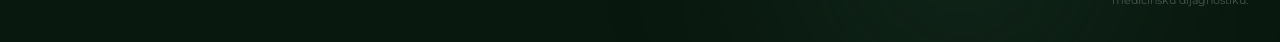
<file: programi/premium-1na1-5r-reset.html>
﻿<!DOCTYPE html>
<html lang="sr">
<head>
  <meta charset="UTF-8" />
  <meta name="viewport" content="width=device-width, initial-scale=1.0" />
  <title>Premium 1:1 — 5R Reset Metoda™ | Therapeutica</title>
  <meta name="description" content="Ekskluzivni individualni mentoring kroz 3 do 6 meseci. Dubinski reset tela, hormona, emocija i energije po autorskoj 5R metodi. Ograničen broj mesta." />
  <meta property="og:title" content="Premium 1:1 — 5R Reset Metoda™ | Therapeutica" />
  <meta property="og:description" content="VIP individualni mentoring program za dubinsku transformaciju tela, hormona i emocija. 3–6 meseci, ograničena mesta." />
  <meta property="og:image" content="../assets/tree.png" />
  <link rel="preconnect" href="https://fonts.googleapis.com" />
  <link rel="preconnect" href="https://fonts.gstatic.com" crossorigin />
  <link href="https://fonts.googleapis.com/css2?family=Cormorant+Garamond:ital,wght@0,300;0,400;0,500;0,600;1,300;1,400;1,500&family=Montserrat:wght@300;400;500;600&display=swap" rel="stylesheet" />
  <link rel="stylesheet" href="../css/style.css" />
</head>
<body>

  <nav class="nav" id="nav">
    <div class="nav__inner">
      <a href="../index.html" class="nav__brand">
        <img src="../assets/logo.png" alt="Therapeutica" class="nav__logo" />
        <div class="nav__brand-text">
          <span class="nav__name">THERAPEUTICA</span>
          <span class="nav__sub">HEALTHY &amp; WEALTHY</span>
        </div>
      </a>
      <ul class="nav__links">
        <li><a href="../index.html">Početna</a></li>
        <li><a href="../o-meni.html">O meni</a></li>
        <li><a href="../index.html#programi">Programi</a></li>
        <li><a href="../knjiga.html">Knjiga</a></li>
        <li><a href="../kontakt.html">Kontakt</a></li>
      </ul>
      <a href="../kontakt.html" class="btn--shiny nav__cta">
        <span>Kontaktiraj me</span>
        <svg class="btn-arr" width="12" height="12" viewBox="0 0 12 12" fill="none" stroke="currentColor" stroke-width="1.8" stroke-linecap="round" stroke-linejoin="round" aria-hidden="true"><path d="M1 6h10M7 2l4 4-4 4"/></svg>
      </a>
      <button class="hamburger" id="hamburger" aria-label="Otvori meni">
        <span></span><span></span><span></span>
      </button>
    </div>
    <div class="nav__mobile" id="mobileMenu">
      <ul>
        <li><a href="../index.html">Početna</a></li>
        <li><a href="../o-meni.html">O meni</a></li>
        <li><a href="../index.html#programi">Programi</a></li>
        <li><a href="../knjiga.html">Knjiga</a></li>
        <li><a href="../kontakt.html">Kontakt</a></li>
      </ul>
      <a href="../kontakt.html" class="btn--shiny" style="justify-content:center;width:100%;box-sizing:border-box;">
        <span>Kontaktiraj me</span>
        <svg class="btn-arr" width="12" height="12" viewBox="0 0 12 12" fill="none" stroke="currentColor" stroke-width="1.8" stroke-linecap="round" stroke-linejoin="round" aria-hidden="true"><path d="M1 6h10M7 2l4 4-4 4"/></svg>
      </a>
    </div>
  </nav>

  <!-- HERO -->
  <section class="prog-hero">
    <div class="container">
      <div class="prog-hero__inner">
        <a href="../index.html#programi" class="prog-breadcrumb"><svg width="14" height="14" viewBox="0 0 14 14" fill="none" stroke="currentColor" stroke-width="1.8" stroke-linecap="round" stroke-linejoin="round"><path d="M10 7H2M5 4L2 7l3 3"/></svg> Svi programi</a>
        <span class="section-label">Premium 1:1</span>
        <h1 class="section-h2">5R Reset Metoda™, <em>dubinska transformacija</em></h1>
        <p class="prog-body">Ekskluzivni individualni mentoring kroz 3 do 6 meseci. Dubinski reset tela, hormona, emocija i energije po autorskoj 5R metodi: Release → Reset → Rebuild → Reconnect → Rise.</p>
        <div class="prog-hero__price">1.200€ <span class="prog-hero__price-note">· 6 meseci · mogućnost plaćanja u ratama</span></div>
        <div class="prog-hero__actions">
          <a href="../kontakt.html" class="btn btn--gradient">
            <span>Kontaktiraj me</span>
            <svg class="btn-arr" width="12" height="12" viewBox="0 0 12 12" fill="none" stroke="currentColor" stroke-width="1.8" stroke-linecap="round" stroke-linejoin="round"><path d="M1 6h10M7 2l4 4-4 4"/></svg>
          </a>
          <a href="../index.html#programi" class="btn btn--ghost"><svg width="14" height="14" viewBox="0 0 14 14" fill="none" stroke="currentColor" stroke-width="1.8" stroke-linecap="round" stroke-linejoin="round"><path d="M10 7H2M5 4L2 7l3 3"/></svg> Svi programi</a>
        </div>
      </div>
    </div>
  </section>

  <!-- ŠTA SE DEŠAVA U TELU -->
  <section class="prog-section prog-section--alt">
    <div class="container">
      <div class="fade-up">
        <span class="section-label">Šta se dešava u telu</span>
        <h2 class="section-h2">Ovo nije plan ishrane, <em>ovo je novi način života</em></h2>
        <p class="prog-body">Mnogi godinama ignorišu signale tela dok ne dođe iscrpljenost. Svaki simptom, umor, hormoni, nesanica, anksioznost, probava, govori istu stvar: sistem je preopterećen i traži podršku.</p>
        <p class="prog-body">5R metoda posmatra osobu kao celinu: telo, hormone, nervni sistem, emocije i energiju, i vodi je korak po korak iz „survival" stanja u stabilnost i vitalnost. Klijent ne dobija samo plan ishrane. Dobija novi način života.</p>
      </div>
    </div>
  </section>

  <!-- 5R FAZE -->
  <section class="prog-section">
    <div class="container">
      <div class="fade-up">
        <span class="section-label">5R Reset Metoda™</span>
        <h2 class="section-h2">Pet faza <em>dubinskog reseta</em></h2>
      </div>
      <div class="prog-phases">
        <div class="prog-phase fade-up">
          <div class="prog-phase__arrow">R1</div>
          <div class="prog-phase__title">Release</div>
          <p>Oslobađanje od stresa, upale, toksina i emocionalne napetosti. Telo izlazi iz konstantnog „survival mode".</p>
        </div>
        <div class="prog-phase fade-up">
          <div class="prog-phase__arrow">R2</div>
          <div class="prog-phase__title">Reset</div>
          <p>Balans hormona, kortizola, sna i varenja. Vraća se mir i energija, temelj za sve što sledi.</p>
        </div>
        <div class="prog-phase fade-up">
          <div class="prog-phase__arrow">R3</div>
          <div class="prog-phase__title">Rebuild</div>
          <p>Regeneracija creva, jetre, mineralnog statusa i mikrobioma. Telo gradi novu osnovu.</p>
        </div>
        <div class="prog-phase fade-up">
          <div class="prog-phase__arrow">R4</div>
          <div class="prog-phase__title">Reconnect</div>
          <p>Ponovno povezivanje sa telom i emocijama; razumevanje šta telo govori i kako da se osluškuje.</p>
        </div>
        <div class="prog-phase fade-up">
          <div class="prog-phase__arrow">R5</div>
          <div class="prog-phase__title">Rise</div>
          <p>Nova energija, stabilne emocije, hormonalni balans i osećaj kontrole nad sopstvenim telom i životom.</p>
        </div>
      </div>
    </div>
  </section>

  <!-- ŠTA UKLJUČUJE -->
  <section class="prog-section prog-section--alt">
    <div class="container">
      <div class="section-header section-header--center fade-up">
        <span class="section-label">Program uključuje</span>
        <h2 class="section-h2">Sve što je potrebno za <em>pravu transformaciju</em></h2>
      </div>
      <div class="prog-includes fade-up" style="border-color: rgba(201,160,54,0.35);">
        <div class="inc-beams" aria-hidden="true">
          <div class="inc-beam inc-beam--t"></div>
          <div class="inc-beam inc-beam--r"></div>
          <div class="inc-beam inc-beam--b"></div>
          <div class="inc-beam inc-beam--l"></div>
        </div>
        <div class="inc-corner inc-corner--tl" aria-hidden="true"></div>
        <div class="inc-corner inc-corner--tr" aria-hidden="true"></div>
        <div class="inc-corner inc-corner--br" aria-hidden="true"></div>
        <div class="inc-corner inc-corner--bl" aria-hidden="true"></div>
        <div class="prog-includes__glow" aria-hidden="true"></div>
        <div class="prog-includes__badge">VIP · Ograničen broj mesta</div>
        <p class="prog-includes__title">Šta dobijate</p>
        <ul class="prog-includes__list">
          <li>
            <span class="prog-includes__item-icon" aria-hidden="true"><svg width="15" height="15" viewBox="0 0 24 24" fill="none" stroke="currentColor" stroke-width="1.6" stroke-linecap="round" stroke-linejoin="round"><circle cx="12" cy="12" r="10"/><circle cx="12" cy="12" r="6"/><circle cx="12" cy="12" r="2"/></svg></span>
            Potpuno individualan plan rada
          </li>
          <li>
            <span class="prog-includes__item-icon" aria-hidden="true"><svg width="15" height="15" viewBox="0 0 24 24" fill="none" stroke="currentColor" stroke-width="1.6" stroke-linecap="round" stroke-linejoin="round"><polyline points="23 4 23 10 17 10"/><polyline points="1 20 1 14 7 14"/><path d="M3.51 9a9 9 0 0 1 14.85-3.36L23 10M1 14l4.64 4.36A9 9 0 0 0 20.49 15"/></svg></span>
            5R Reset Metodu™, holistički reset
          </li>
          <li>
            <span class="prog-includes__item-icon" aria-hidden="true"><svg width="15" height="15" viewBox="0 0 24 24" fill="none" stroke="currentColor" stroke-width="1.6" stroke-linecap="round" stroke-linejoin="round"><path d="M11 20A7 7 0 0 1 9.8 6.1C15.5 5 17 4.48 19 2c1 2 2 4.18 2 8 0 5.5-4.78 10-10 10z"/><path d="M2 21c0-3 1.85-5.36 5.08-6C9.5 14.52 12 13 13 12"/></svg></span>
            Antiinflamatorni protokol ishrane
          </li>
          <li>
            <span class="prog-includes__item-icon" aria-hidden="true"><svg width="15" height="15" viewBox="0 0 24 24" fill="none" stroke="currentColor" stroke-width="1.6" stroke-linecap="round" stroke-linejoin="round"><polygon points="13 2 3 14 12 14 11 22 21 10 12 10 13 2"/></svg></span>
            Hormonalni reset (kortizol, štitna, polni hormoni)
          </li>
          <li>
            <span class="prog-includes__item-icon" aria-hidden="true"><svg width="15" height="15" viewBox="0 0 24 24" fill="none" stroke="currentColor" stroke-width="1.6" stroke-linecap="round" stroke-linejoin="round"><path d="M9.59 4.59A2 2 0 1 1 11 8H2m10.59 11.41A2 2 0 1 0 14 16H2m15.73-8.27A2.5 2.5 0 1 1 19.5 12H2"/></svg></span>
            Psiha–telo–um tehnike
          </li>
          <li>
            <span class="prog-includes__item-icon" aria-hidden="true"><svg width="15" height="15" viewBox="0 0 24 24" fill="none" stroke="currentColor" stroke-width="1.6" stroke-linecap="round" stroke-linejoin="round"><path d="M20.84 4.61a5.5 5.5 0 0 0-7.78 0L12 5.67l-1.06-1.06a5.5 5.5 0 0 0-7.78 7.78l1.06 1.06L12 21.23l7.78-7.78 1.06-1.06a5.5 5.5 0 0 0 0-7.78z"/></svg></span>
            EFT i emocionalni rad
          </li>
          <li>
            <span class="prog-includes__item-icon" aria-hidden="true"><svg width="15" height="15" viewBox="0 0 24 24" fill="none" stroke="currentColor" stroke-width="1.6" stroke-linecap="round" stroke-linejoin="round"><path d="M12 2.69l5.66 5.66a8 8 0 1 1-11.31 0z"/></svg></span>
            Bahove kapi, individualni protokol
          </li>
          <li>
            <span class="prog-includes__item-icon" aria-hidden="true"><svg width="15" height="15" viewBox="0 0 24 24" fill="none" stroke="currentColor" stroke-width="1.6" stroke-linecap="round" stroke-linejoin="round"><path d="M2 6c.6.5 1.2 1 2.5 1C7 7 7 5 9.5 5c2.6 0 2.4 2 5 2 2.5 0 2.5-2 5-2 1.3 0 1.9.5 2.5 1"/><path d="M2 12c.6.5 1.2 1 2.5 1 2.5 0 2.5-2 5-2 2.6 0 2.4 2 5 2 2.5 0 2.5-2 5-2 1.3 0 1.9.5 2.5 1"/><path d="M2 18c.6.5 1.2 1 2.5 1 2.5 0 2.5-2 5-2 2.6 0 2.4 2 5 2 2.5 0 2.5-2 5-2 1.3 0 1.9.5 2.5 1"/></svg></span>
            Somatske tehnike i vođene meditacije
          </li>
          <li>
            <span class="prog-includes__item-icon" aria-hidden="true"><svg width="15" height="15" viewBox="0 0 24 24" fill="none" stroke="currentColor" stroke-width="1.6" stroke-linecap="round" stroke-linejoin="round"><path d="M4 19.5A2.5 2.5 0 0 1 6.5 17H20"/><path d="M6.5 2H20v20H6.5A2.5 2.5 0 0 1 4 19.5v-15A2.5 2.5 0 0 1 6.5 2z"/></svg></span>
            Audio i PDF materijale
          </li>
          <li>
            <span class="prog-includes__item-icon" aria-hidden="true"><svg width="15" height="15" viewBox="0 0 24 24" fill="none" stroke="currentColor" stroke-width="1.6" stroke-linecap="round" stroke-linejoin="round"><polygon points="12 2 15.09 8.26 22 9.27 17 14.14 18.18 21.02 12 17.77 5.82 21.02 7 14.14 2 9.27 8.91 8.26 12 2"/></svg></span>
            Kontinuirani 1:1 mentoring i podršku
          </li>
        </ul>
        <div class="prog-includes__footer">
          <div>
            <p class="prog-includes__price-label">6 meseci · mogućnost plaćanja u ratama</p>
            <span class="prog-includes__price">1.200€</span>
          </div>
          <a href="../kontakt.html" class="btn--shiny btn--shiny--cta">
            <span>Kontaktiraj me</span>
            <svg class="btn-arr" width="12" height="12" viewBox="0 0 12 12" fill="none" stroke="currentColor" stroke-width="1.8" stroke-linecap="round" stroke-linejoin="round"><path d="M1 6h10M7 2l4 4-4 4"/></svg>
          </a>
        </div>
      </div>
    </div>
  </section>

  <!-- IZBOR TRAJANJA -->
  <section class="prog-section">
    <div class="container">
      <div class="fade-up">
        <span class="section-label">Trajanje programa</span>
        <h2 class="section-h2">Odaberite <em>vaš tempo</em></h2>
        <p class="prog-body">Program je dostupan u dva formata, u zavisnosti od dubine stanja i vaših ciljeva:</p>
        <div class="tempo-grid">
          <div class="card fade-up" style="border-color: rgba(201,160,54,0.25);">
            <div class="card__tag">3 meseca</div>
            <h3 class="card__title">Reset, intenzivni početak</h3>
            <p class="card__desc">Intenzivan početni reset za one koji žele brzu, duboku promenu u kratkom roku. Fokus na prvih pet faza 5R metode.</p>
            <div class="card__footer">
              <a href="../kontakt.html" class="btn btn--gold-outline btn--sm">
                <span>Kontaktiraj me</span>
                <svg class="btn-arr" width="12" height="12" viewBox="0 0 12 12" fill="none" stroke="currentColor" stroke-width="1.8" stroke-linecap="round" stroke-linejoin="round"><path d="M1 6h10M7 2l4 4-4 4"/></svg>
              </a>
            </div>
          </div>
          <div class="card card--vip fade-up">
            <div class="card__featured-tag">Preporučeno</div>
            <div class="card__tag">6 meseci</div>
            <h3 class="card__title">Dubinska transformacija</h3>
            <p class="card__desc">Za dugotrajan stres i hronična stanja, duboka transformacija koja gradi novi način života koji traje.</p>
            <div class="card__footer">
              <div>
                <span class="card__price">1.200€</span>
                <span class="card__installment">Mogućnost plaćanja u ratama</span>
              </div>
              <a href="../kontakt.html" class="btn btn--gold btn--sm">Kontaktiraj me</a>
            </div>
          </div>
        </div>
      </div>
    </div>
  </section>

  <!-- ZA KOGA JE -->
  <section class="prog-section prog-section--radial-glow">
    <div class="container">
      <div class="section-header section-header--center fade-up">
        <span class="section-label">Za koga je program</span>
        <h2 class="section-h2" style="color:var(--white);">Za one koji su <em>spremni na pravu promenu</em></h2>
        <p class="prog-body whom-intro">Ako ste ovde, telo vam već šalje signal da je vreme za dubinsku promenu.</p>
      </div>
      <div class="whom-grid">
        <div class="whom-card fade-up">
          <div class="whom-card__icon">
            <svg width="22" height="22" viewBox="0 0 24 24" fill="none" stroke="currentColor" stroke-width="1.5" stroke-linecap="round" stroke-linejoin="round">
              <polygon points="13 2 3 14 12 14 11 22 21 10 12 10 13 2"/>
            </svg>
          </div>
          <h4>Dugotrajan stres</h4>
          <p>Stres koji je godinama iscrpljivao telo i um, i sada se oseti na svakom nivou.</p>
        </div>
        <div class="whom-card fade-up">
          <div class="whom-card__icon">
            <svg width="22" height="22" viewBox="0 0 24 24" fill="none" stroke="currentColor" stroke-width="1.5" stroke-linecap="round" stroke-linejoin="round">
              <polyline points="22 12 18 12 15 21 9 3 6 12 2 12"/>
            </svg>
          </div>
          <h4>Hronični simptomi</h4>
          <p>Umor, hormoni, varenje, san, simptomi koji se prepliću i traju godinama.</p>
        </div>
        <div class="whom-card fade-up">
          <div class="whom-card__icon">
            <svg width="22" height="22" viewBox="0 0 24 24" fill="none" stroke="currentColor" stroke-width="1.5" stroke-linecap="round" stroke-linejoin="round">
              <polyline points="23 4 23 10 17 10"/><polyline points="1 20 1 14 7 14"/><path d="M3.51 9a9 9 0 0 1 14.85-3.36L23 10M1 14l4.64 4.36A9 9 0 0 0 20.49 15"/>
            </svg>
          </div>
          <h4>Bez trajnog rezultata</h4>
          <p>Prethodni programi i dijete nisu dali trajni rezultat, tražite pravi uzrok.</p>
        </div>
        <div class="whom-card whom-card--offset fade-up">
          <div class="whom-card__icon">
            <svg width="22" height="22" viewBox="0 0 24 24" fill="none" stroke="currentColor" stroke-width="1.5" stroke-linecap="round" stroke-linejoin="round">
              <circle cx="12" cy="12" r="10"/><circle cx="12" cy="12" r="6"/><circle cx="12" cy="12" r="2"/>
            </svg>
          </div>
          <h4>Sveobuhvatan pristup</h4>
          <p>Tražite holistički pristup, ne parcijalna rešenja, već celu sliku tela i uma.</p>
        </div>
        <div class="whom-card whom-card--offset fade-up">
          <div class="whom-card__icon">
            <svg width="22" height="22" viewBox="0 0 24 24" fill="none" stroke="currentColor" stroke-width="1.5" stroke-linecap="round" stroke-linejoin="round">
              <rect x="3" y="4" width="18" height="18" rx="2"/><line x1="16" y1="2" x2="16" y2="6"/><line x1="8" y1="2" x2="8" y2="6"/><line x1="3" y1="10" x2="21" y2="10"/>
            </svg>
          </div>
          <h4>Posvećenost transformaciji</h4>
          <p>Spremni ste na 3–6 meseci posvećenog rada na sebi, jer znate da vredi.</p>
        </div>
      </div>
      <div class="whom-note fade-up">
        <svg class="whom-note__icon" width="20" height="20" viewBox="0 0 24 24" fill="none" stroke="currentColor" stroke-width="1.5" stroke-linecap="round" stroke-linejoin="round">
          <circle cx="12" cy="12" r="10"/><line x1="12" y1="8" x2="12" y2="12"/><line x1="12" y1="16" x2="12.01" y2="16"/>
        </svg>
        <p><strong>Premium napomena:</strong> Ograničen broj klijenata, svako dobija maksimalnu pažnju. Prijavite se na vreme jer mesta su ograničena. Program je edukativnog i suportivnog karaktera.</p>
      </div>
    </div>
  </section>

  <!-- CITAT -->
  <section class="citat">
    <div class="container">
      <div class="citat__inner fade-up">
        <svg class="citat__quote-icon" width="48" height="36" viewBox="0 0 48 36" fill="none">
          <path d="M0 36V22.8C0 16.4 1.6 11.2 4.8 7.2C8 3.2 12.8 1 19.2 0.4L21.6 4C18.4 4.8 16 6.4 14.4 8.8C12.8 11.2 12 13.6 12 16H20V36H0ZM28 36V22.8C28 16.4 29.6 11.2 32.8 7.2C36 3.2 40.8 1 47.2 0.4L48 4C44.8 4.8 42.4 6.4 40.8 8.8C39.2 11.2 38.4 13.6 38.4 16H46.4V36H28Z" fill="currentColor"/>
        </svg>
        <blockquote class="citat__text">
          „Klijent ne dobija samo plan ishrane.<br />
          Dobija novi način života."
        </blockquote>
        <cite class="citat__by">— Dragana Lombardelli</cite>
        <p class="citat__subtitle">Lekar · Terapeut · Naturopata</p>
      </div>
    </div>
  </section>

  <!-- FINALNI CTA -->
  <section class="prog-cta">
    <div class="prog-cta__blob prog-cta__blob--1" aria-hidden="true"></div>
    <div class="prog-cta__blob prog-cta__blob--2" aria-hidden="true"></div>
    <div class="container">
      <div class="cta-card fade-up">
        <span class="section-label">Sledeći korak</span>
        <h2 class="section-h2">Spremni da <em>osluškujete telo?</em></h2>
        <p class="prog-cta__desc">Prijavite se za 5R Reset program. Mesta su ograničena, svaki klijent dobija punu, individualnu pažnju tokom celog procesa.</p>
        <a href="../kontakt.html" class="btn--shiny btn--shiny--cta">
          <span>Kontaktiraj me</span>
          <svg class="btn-arr" width="12" height="12" viewBox="0 0 12 12" fill="none" stroke="currentColor" stroke-width="1.8" stroke-linecap="round" stroke-linejoin="round"><path d="M1 6h10M7 2l4 4-4 4"/></svg>
        </a>
        <p class="prog-cta__disclaimer">Naturopatski programi su edukativnog i suportivnog karaktera i ne zamenjuju medicinsku dijagnostiku ni terapiju lekara specijaliste.</p>
      </div>
    </div>
  </section>

  <footer class="footer">
    <div class="footer__blob footer__blob--1" aria-hidden="true"></div>
    <div class="footer__blob footer__blob--2" aria-hidden="true"></div>
    <div class="container">
      <div class="footer__glass fade-up">
        <div class="footer__brand-col">
          <a href="../index.html" class="footer__brand-link">
            <img src="../assets/logo.png" alt="Therapeutica" class="footer__logo" />
            <div>
              <p class="footer__brand-name">THERAPEUTICA</p>
              <p class="footer__brand-tag">HEALTHY &amp; WEALTHY</p>
            </div>
          </a>
          <p class="footer__desc">Naturopatski programi koji otkrivaju uzrok, ne samo simptom. Svaki protokol je individualno prilagođen vašem telu, umu i duhu.</p>
          <div class="footer__socials">
            <a href="https://instagram.com/therapeutica.lombardelli" target="_blank" rel="noopener" aria-label="Instagram">
              <svg width="18" height="18" viewBox="0 0 24 24" fill="none" stroke="currentColor" stroke-width="1.8" stroke-linecap="round" stroke-linejoin="round"><rect x="2" y="2" width="20" height="20" rx="5"/><circle cx="12" cy="12" r="4"/><circle cx="17.5" cy="6.5" r="0.8" fill="currentColor" stroke="none"/></svg>
            </a>
          </div>
        </div>
        <nav class="footer__nav">
          <div class="footer__col">
            <h5>Navigacija</h5>
            <ul>
              <li><a href="../index.html">Početna</a></li>
              <li><a href="../o-meni.html">O meni</a></li>
              <li><a href="../index.html#programi">Programi</a></li>
              <li><a href="../knjiga.html">Knjiga</a></li>
        <li><a href="../kontakt.html">Kontakt</a></li>
            </ul>
          </div>
          <div class="footer__col">
            <h5>Programi</h5>
            <ul>
              <li><a href="nesanica-bahove-kapi.html">Nesanica &amp; Bahove kapi</a></li>
              <li><a href="apneja-u-snu.html">Apneja u snu</a></li>
              <li><a href="emocionalni-reset.html">Emocionalni reset</a></li>
              <li><a href="holisticki-detox-21-dan.html">Holistički Detox 21 dan</a></li>
              <li><a href="hormonalni-reset.html">Hormonalni Reset</a></li>
              <li><a href="premium-1na1-5r-reset.html">Premium 1:1, 5R Reset</a></li>
            </ul>
          </div>
          <div class="footer__col">
            <h5>Kontakt</h5>
            <ul>
              <li><a href="mailto:dadablombardelli@gmail.com">dadablombardelli@gmail.com</a></li>
              <li><a href="https://instagram.com/therapeutica.lombardelli" target="_blank" rel="noopener">@therapeutica.lombardelli</a></li>
              <li><a href="../kontakt.html">Kontaktiraj me</a></li>
            </ul>
          </div>
        </nav>
      </div>
      <div class="footer__bottom">
        <p>© 2026 Therapeutica by Dragana Lombardelli. Sva prava zadržana.</p>
        <p class="footer__note">Naturopatski programi su edukativnog i suportivnog karaktera i ne zamenjuju medicinsku dijagnostiku.</p>
      </div>
    </div>
  </footer>

  <script src="../js/main.js"></script>
</body>
</html>
</file>
<file: css/style.css>
/* ═══════════════════════════════════════════════════════════
   THERAPEUTICA — Main Stylesheet
   Dark forest green + gold premium wellness aesthetic
═══════════════════════════════════════════════════════════ */

:root {
  --dark:        #09180f;
  --dark-2:      #0d2018;
  --dark-3:      #122a1e;
  --green:       #1a3826;
  --gold:        #c9a036;
  --gold-lt:     #ddb94a;
  --gold-dim:    rgba(201, 160, 54, 0.15);
  --white:       #ffffff;
  --warm:        #f4efe6;
  --muted:       rgba(244, 239, 230, 0.55);
  --muted-2:     rgba(244, 239, 230, 0.28);

  --serif: 'Cormorant Garamond', Georgia, serif;
  --sans:  'Montserrat', system-ui, sans-serif;

  --nav-h:   72px;
  --r:       5px;
  --ease:    0.3s ease;
  --max-w:   1300px;
}

/* ── Reset ─────────────────────────────────── */
*, *::before, *::after { box-sizing: border-box; margin: 0; padding: 0; }
html { scroll-behavior: smooth; }
body {
  font-family: var(--sans);
  font-size: 16px;
  line-height: 1.7;
  color: var(--warm);
  background: var(--dark);
  -webkit-font-smoothing: antialiased;
}
img    { display: block; max-width: 100%; }
a      { text-decoration: none; color: inherit; }
ul     { list-style: none; }
button { font-family: var(--sans); border: none; background: none; cursor: pointer; }
input, textarea, select { font-family: var(--sans); }

/* ── Utilities ─────────────────────────────── */
.container {
  max-width: var(--max-w);
  margin: 0 auto;
  padding: 0 32px;
}

.section-label {
  display: inline-flex;
  align-items: center;
  gap: 7px;
  padding: 6px 16px;
  font-size: 9px;
  font-weight: 700;
  letter-spacing: 0.22em;
  text-transform: uppercase;
  color: var(--gold);
  margin-bottom: 22px;
  background: rgba(201,160,54,0.07);
  border: 1px solid rgba(201,160,54,0.3);
  border-radius: 100px;
  position: relative;
  overflow: hidden;
}
.section-label::before {
  content: '';
  display: block;
  width: 4px;
  height: 4px;
  border-radius: 50%;
  background: var(--gold);
  flex-shrink: 0;
  opacity: 0.75;
}
.section-label::after {
  content: '';
  position: absolute;
  top: 0; left: -80%;
  width: 55%;
  height: 100%;
  background: linear-gradient(90deg, transparent, rgba(201,160,54,0.22), transparent);
  animation: label-sweep 4.5s linear infinite;
  pointer-events: none;
}
@keyframes label-sweep {
  from { left: -80%; }
  to   { left: 130%; }
}

.section-h2 {
  font-family: var(--serif);
  font-weight: 400;
  font-size: clamp(38px, 4.2vw, 56px);
  line-height: 1.12;
  color: var(--white);
  margin-bottom: 28px;
}

@keyframes gold-shimmer {
  0%   { background-position: -200% center; }
  100% { background-position: 200% center; }
}
.section-h2 em {
  font-style: italic;
  background: linear-gradient(
    105deg,
    var(--gold) 0%,
    var(--gold-lt) 36%,
    #ffe899 50%,
    var(--gold-lt) 64%,
    var(--gold) 100%
  );
  background-size: 200% auto;
  -webkit-background-clip: text;
  background-clip: text;
  -webkit-text-fill-color: transparent;
  color: var(--gold);
  animation: gold-shimmer 4s linear infinite;
  padding-bottom: 0.08em;
  display: inline;
}
/* Preserve kontakt hover swap */
.kontakt__heading em {
  background: none;
  -webkit-text-fill-color: unset;
  color: var(--gold);
  animation: none;
}

.section-desc {
  font-size: 14px;
  color: var(--muted);
  max-width: 560px;
  line-height: 1.85;
}

.section-header { margin-bottom: 64px; }
.section-header--center { text-align: center; }
.section-header--center .section-label { display: inline-flex; }
.section-header--center .section-desc { margin: 0 auto; }

/* ── Buttons ───────────────────────────────── */
.btn {
  display: inline-flex;
  align-items: center;
  gap: 8px;
  padding: 14px 32px;
  font-size: 11px;
  font-weight: 600;
  letter-spacing: 0.13em;
  text-transform: uppercase;
  border-radius: var(--r);
  transition: var(--ease);
  cursor: pointer;
  white-space: nowrap;
}
.btn--gold {
  background: var(--gold);
  color: var(--dark);
  border: 1px solid var(--gold);
}
.btn--gold:hover {
  background: var(--gold-lt);
  border-color: var(--gold-lt);
  transform: translateY(-2px);
  box-shadow: 0 10px 28px rgba(201,160,54,0.28);
}
.btn--gold:hover .btn-arrow { transform: translateX(5px); }

/* Cursor-tracking glow button */
.btn--glow {
  position: relative;
  isolation: isolate;
  overflow: hidden;
}
.btn--glow::before {
  content: '';
  position: absolute;
  width: 180px;
  height: 180px;
  border-radius: 50%;
  background: radial-gradient(circle, rgba(255,222,100,0.38) 0%, rgba(232,197,109,0.18) 35%, transparent 70%);
  transform: translate(-50%, -50%);
  left: var(--gx, 50%);
  top: var(--gy, 50%);
  opacity: 0;
  transition: opacity 0.25s ease;
  pointer-events: none;
  z-index: 0;
}
.btn--glow:hover::before { opacity: 1; }
.btn--glow > * { position: relative; z-index: 1; }
.btn--ghost {
  background: transparent;
  color: var(--warm);
  border: 1px solid rgba(244,239,230,0.25);
}
.btn--ghost:hover { border-color: var(--gold); color: var(--gold); }
.btn--gold-outline {
  position: relative;
  overflow: hidden;
  background: transparent;
  color: var(--gold);
  border: 1px solid var(--gold);
  transition: color 0.35s ease, box-shadow 0.35s ease, transform 0.25s ease;
}
.btn--gold-outline::before {
  content: '';
  position: absolute;
  top: 0; left: -100%;
  width: 100%; height: 100%;
  background: linear-gradient(90deg, transparent, rgba(201,160,54,0.18), transparent);
  transition: left 0.55s ease;
}
.btn--gold-outline:hover::before { left: 100%; }
.btn--gold-outline > * { position: relative; z-index: 1; }
.btn--gold-outline:hover {
  background: rgba(201,160,54,0.08);
  color: var(--gold-lt);
  box-shadow: 0 0 28px rgba(201,160,54,0.22), inset 0 0 0 1px rgba(201,160,54,0.4);
  transform: scale(1.04);
}
.btn--gold-outline:hover .btn-arrow { transform: translateX(5px); }
.btn--sm   { padding: 10px 22px; font-size: 10px; }
.btn--full { width: 100%; justify-content: center; }

/* Gradient glow button */
.btn--gradient {
  position: relative;
  overflow: hidden;
  background: var(--dark-3);
  color: var(--white);
  border: 1px solid rgba(255,255,255,0.08);
  transition: transform 0.25s ease, box-shadow 0.4s ease;
}
.btn--gradient::before {
  content: '';
  position: absolute;
  inset: -2px;
  background: linear-gradient(135deg, #1a6b40 0%, #c9a036 55%, #e8c96d 100%);
  opacity: 0.42;
  filter: blur(7px);
  border-radius: var(--r);
  transition: opacity 0.45s ease;
}
.btn--gradient:hover::before { opacity: 0.78; }
.btn--gradient:hover {
  transform: scale(1.05);
  box-shadow: 0 12px 36px rgba(201,160,54,0.25);
  color: var(--white);
}
.btn--gradient > * { position: relative; z-index: 1; }
.btn-arrow { transition: transform 0.25s ease; flex-shrink: 0; }
.btn--gradient:hover .btn-arrow { transform: translateX(5px); }

/* ── Hero load-in animations ───────────────── */
@keyframes hero-slide-up {
  from { opacity: 0; transform: translateY(32px); }
  to   { opacity: 1; transform: translateY(0); }
}
@keyframes hero-fade-in {
  from { opacity: 0; transform: scale(0.97) translateY(16px); }
  to   { opacity: 1; transform: scale(1) translateY(0); }
}

.hero-load-1 { animation: hero-slide-up 0.7s cubic-bezier(0.16,1,0.3,1) 0.1s both; }
.hero-load-2 { animation: hero-slide-up 0.8s cubic-bezier(0.16,1,0.3,1) 0.28s both; }
.hero-load-3 { animation: hero-slide-up 0.7s cubic-bezier(0.16,1,0.3,1) 0.48s both; }
.hero-load-4 { animation: hero-slide-up 0.7s cubic-bezier(0.16,1,0.3,1) 0.64s both; }
.hero-load-5 { animation: hero-slide-up 0.7s cubic-bezier(0.16,1,0.3,1) 0.82s both; }
.hero-load-photo { animation: hero-fade-in 1s cubic-bezier(0.16,1,0.3,1) 0.35s both; }
.hero-load-2b   { animation: hero-slide-up 0.8s cubic-bezier(0.16,1,0.3,1) 0.38s both; }

/* ── Scroll reveal animations ──────────────── */
.fade-up {
  opacity: 0;
  transform: translateY(32px);
  transition: opacity 0.72s cubic-bezier(0.16,1,0.3,1),
              transform 0.72s cubic-bezier(0.16,1,0.3,1);
}
.fade-up.in { opacity: 1; transform: translateY(0); }

/* Stagger siblings */
.fade-up.in:nth-child(2) { transition-delay: 0.1s; }
.fade-up.in:nth-child(3) { transition-delay: 0.2s; }
.fade-up.in:nth-child(4) { transition-delay: 0.3s; }
.fade-up.in:nth-child(5) { transition-delay: 0.4s; }
.fade-up.in:nth-child(6) { transition-delay: 0.5s; }

/* ═══════════════════════════ NAV ══════════════════════════ */
.nav {
  position: fixed;
  top: 0; left: 0; right: 0;
  z-index: 200;
  height: var(--nav-h);
  transition: background 0.4s, box-shadow 0.4s;
}
.nav.scrolled {
  background: rgba(9, 24, 15, 0.96);
  box-shadow: 0 1px 0 rgba(255,255,255,0.04), 0 8px 32px rgba(0,0,0,0.5);
  backdrop-filter: blur(20px);
}

/* ── Tubelight pill when scrolled ── */
.nav.scrolled .nav__links {
  background: rgba(11, 28, 18, 0.72);
  border-color: rgba(201, 160, 76, 0.24);
  box-shadow:
    inset 0 1px 0 rgba(201,160,76,0.07),
    0 8px 40px rgba(0,0,0,0.35);
}
.nav.scrolled .nav__links a { color: rgba(245, 240, 232, 0.68); }
.nav.scrolled .nav__links a:hover {
  color: var(--gold);
  background: rgba(201, 160, 76, 0.09);
}
.nav.scrolled .nav__links a.nav-active {
  color: var(--gold);
  background: rgba(201, 160, 76, 0.12);
}

/* ── Lamp indicator ── */
.nav-lamp {
  position: absolute;
  top: 0;
  left: 50%;
  transform: translateX(-50%);
  pointer-events: none;
  z-index: 10;
  opacity: 0;
  transition:
    left 0.48s cubic-bezier(0.34, 1.56, 0.64, 1),
    opacity 0.4s ease;
}
.nav.scrolled .nav-lamp { opacity: 1; }

/* Glowing bar */
.nav-lamp__bar {
  display: block;
  position: absolute;
  top: -2px;
  left: 50%;
  transform: translateX(-50%);
  width: 32px;
  height: 3px;
  background: linear-gradient(to right,
    rgba(201,160,76,0.5),
    #e8c96d 35%,
    #c9a04c 65%,
    rgba(201,160,76,0.5));
  border-radius: 0 0 4px 4px;
  animation: lampPulse 2.8s ease-in-out infinite alternate;
}
@keyframes lampPulse {
  from { box-shadow: 0 0 8px 1px rgba(201,160,76,0.55), 0 0 3px rgba(232,201,109,0.7); }
  to   { box-shadow: 0 0 20px 4px rgba(201,160,76,0.80), 0 0 8px rgba(232,201,109,1.0); }
}

/* Wide outer halo */
.nav-lamp__g1 {
  display: block;
  position: absolute;
  top: -16px; left: 50%;
  transform: translateX(-50%);
  width: 70px; height: 32px;
  background: radial-gradient(ellipse at 50% 100%, rgba(201,160,76,0.20) 0%, transparent 70%);
  filter: blur(10px);
}
/* Mid glow */
.nav-lamp__g2 {
  display: block;
  position: absolute;
  top: -8px; left: 50%;
  transform: translateX(-50%);
  width: 38px; height: 20px;
  background: radial-gradient(ellipse at 50% 100%, rgba(201,160,76,0.35) 0%, transparent 70%);
  filter: blur(6px);
}
/* Hot core */
.nav-lamp__g3 {
  display: block;
  position: absolute;
  top: 0; left: 50%;
  transform: translateX(-50%);
  width: 18px; height: 10px;
  background: rgba(232,201,109,0.45);
  border-radius: 50%;
  filter: blur(3px);
}
/* Downward light cone */
.nav-lamp__cone {
  display: block;
  position: absolute;
  top: 3px; left: 50%;
  transform: translateX(-50%);
  width: 48px; height: 32px;
  background: linear-gradient(to bottom,
    rgba(201,160,76,0.14) 0%,
    rgba(201,160,76,0.04) 60%,
    transparent 100%);
  clip-path: polygon(28% 0%, 72% 0%, 100% 100%, 0% 100%);
}

.nav__inner {
  max-width: var(--max-w);
  margin: 0 auto;
  padding: 0 32px;
  height: 100%;
  display: flex;
  align-items: center;
  gap: 0;
}

.nav__brand {
  display: flex;
  align-items: center;
  gap: 12px;
  flex-shrink: 0;
  margin-right: auto;
}
.nav__logo { width: 56px; height: 56px; object-fit: contain; }
.nav__brand-text { display: flex; flex-direction: column; }
.nav__name {
  font-size: 12px;
  font-weight: 600;
  letter-spacing: 0.2em;
  color: var(--gold);
  line-height: 1;
}
.nav__sub {
  font-size: 8.5px;
  letter-spacing: 0.14em;
  color: var(--muted);
  margin-top: 3px;
}

.nav__links {
  display: flex;
  gap: 0;
  margin-right: 32px;
  padding: 3px;
  border: 1px solid transparent;
  border-radius: 360px;
  position: relative;
  overflow: visible;
  transition:
    background 0.5s ease,
    border-color 0.5s ease,
    box-shadow 0.45s ease;
}
.nav__links li { display: flex; align-items: stretch; }
.nav__links a {
  display: flex;
  align-items: center;
  padding: 7px 20px;
  border-radius: 360px;
  font-size: 10px;
  font-weight: 600;
  letter-spacing: 0.14em;
  text-transform: uppercase;
  color: var(--muted);
  text-decoration: none;
  white-space: nowrap;
  transition: color 0.25s ease, background 0.25s ease;
}
.nav__links a:hover { color: var(--warm); }

.hamburger {
  display: none;
  flex-direction: column;
  gap: 5px;
  padding: 6px;
}
.hamburger span {
  display: block;
  width: 22px;
  height: 1.5px;
  background: var(--warm);
  transition: var(--ease);
}
.hamburger.open span:nth-child(1) { transform: rotate(45deg) translate(4.5px, 4.5px); }
.hamburger.open span:nth-child(2) { opacity: 0; }
.hamburger.open span:nth-child(3) { transform: rotate(-45deg) translate(4.5px, -4.5px); }

.nav__mobile {
  display: none;
  position: fixed;
  top: var(--nav-h);
  left: 0; right: 0;
  background: rgba(9,24,15,0.98);
  backdrop-filter: blur(20px);
  padding: 36px 44px;
  border-top: 1px solid rgba(255,255,255,0.05);
  box-shadow: 0 24px 48px rgba(0,0,0,0.5);
}
.nav__mobile.open { display: block; }
.nav__mobile ul {
  display: flex;
  flex-direction: column;
  gap: 22px;
  margin-bottom: 32px;
}
.nav__mobile ul a {
  font-size: 13px;
  font-weight: 600;
  letter-spacing: 0.1em;
  text-transform: uppercase;
  color: var(--warm);
}

/* ═══════════════════════════ HERO ══════════════════════════ */
.hero {
  min-height: 100vh;
  display: flex;
  flex-direction: column;
  justify-content: center;
  padding-top: var(--nav-h);
  position: relative;
  overflow: clip;
}

/* Animated orb background */
.hero__bg {
  position: absolute;
  inset: 0;
  pointer-events: none;
  overflow: hidden;
}

.hero__orb {
  position: absolute;
  border-radius: 50%;
  will-change: transform;
  transform: translateZ(0);
}

/* Orb 1 — dominant right-side green mass */
.hero__orb--1 {
  width: 75%;
  height: 120%;
  top: -20%;
  right: -12%;
  background: radial-gradient(ellipse at 40% 45%,
    rgba(34,100,60,0.95) 0%,
    rgba(22,72,42,0.75) 28%,
    rgba(14,48,28,0.45) 55%,
    transparent 75%);
  filter: blur(90px);
  animation: orb1 20s ease-in-out infinite alternate;
}

/* Orb 2 — bottom-left counter-glow */
.hero__orb--2 {
  width: 58%;
  height: 85%;
  bottom: -22%;
  left: -10%;
  background: radial-gradient(ellipse at 55% 40%,
    rgba(16,58,34,0.92) 0%,
    rgba(10,40,22,0.65) 40%,
    transparent 72%);
  filter: blur(100px);
  animation: orb2 26s ease-in-out infinite alternate;
}

/* Orb 3 — central gold accent */
.hero__orb--3 {
  width: 40%;
  height: 60%;
  top: 22%;
  left: 26%;
  background: radial-gradient(ellipse at center,
    rgba(201,160,54,0.14) 0%,
    rgba(180,140,40,0.06) 50%,
    transparent 72%);
  filter: blur(75px);
  animation: orb3 18s ease-in-out infinite alternate;
}

/* Orb 4 — top-left deep green shadow */
.hero__orb--4 {
  width: 34%;
  height: 50%;
  top: -8%;
  left: 14%;
  background: radial-gradient(ellipse at center,
    rgba(22,68,40,0.72) 0%,
    rgba(12,42,24,0.4) 55%,
    transparent 75%);
  filter: blur(80px);
  animation: orb4 22s ease-in-out infinite alternate;
}

@keyframes orb1 {
  0%   { transform: translate(0,     0)    scale(1);    }
  30%  { transform: translate(-12%,  8%)   scale(1.18); }
  65%  { transform: translate(-5%,  18%)   scale(0.9);  }
  100% { transform: translate(-10%,  12%)  scale(1.14); }
}
@keyframes orb2 {
  0%   { transform: translate(0,    0)    scale(1);    }
  35%  { transform: translate(14%, -8%)   scale(1.2);  }
  70%  { transform: translate(7%,  -16%)  scale(0.88); }
  100% { transform: translate(12%, -12%)  scale(1.16); }
}
@keyframes orb3 {
  0%   { transform: translate(0,    0)   scale(1);    opacity: 0.75; }
  40%  { transform: translate(-11%,  7%) scale(1.28); opacity: 1;    }
  75%  { transform: translate(-4%,  14%) scale(1.1);  opacity: 0.8;  }
  100% { transform: translate(-9%,  10%) scale(1.22); opacity: 1;    }
}
@keyframes orb4 {
  0%   { transform: translate(0,    0)   scale(1);    }
  45%  { transform: translate(12%,  13%) scale(0.8);  }
  100% { transform: translate(8%,   8%)  scale(0.88); }
}

.hero__inner {
  max-width: var(--max-w);
  margin: 0 auto;
  padding: 100px 44px 180px;
  display: block;
  position: relative;
  z-index: 2;
  width: 100%;
}

.hero__left {
  max-width: 600px;
  position: relative;
}
.hero__left > * { position: relative; z-index: 1; }

/* Hero left */
.hero__kicker {
  display: flex;
  align-items: center;
  gap: 14px;
  font-size: 10px;
  font-weight: 500;
  letter-spacing: 0.2em;
  text-transform: uppercase;
  color: var(--gold);
  margin-bottom: 28px;
}
.kicker-line {
  display: block;
  width: 28px;
  height: 1px;
  background: var(--gold);
  flex-shrink: 0;
}

.hero__h1 {
  font-family: var(--serif);
  font-weight: 400;
  font-size: clamp(54px, 6.5vw, 88px);
  line-height: 1.02;
  color: var(--white);
  margin-bottom: 28px;
}
.hero__h1 em {
  font-style: italic;
  color: var(--gold);
}
.hero__h1-em {
  background: linear-gradient(
    105deg,
    var(--gold) 0%,
    var(--gold-lt) 36%,
    #ffe899 50%,
    var(--gold-lt) 64%,
    var(--gold) 100%
  );
  background-size: 200% auto;
  -webkit-background-clip: text;
  background-clip: text;
  -webkit-text-fill-color: transparent;
  animation: gold-shimmer 4s linear infinite;
}

.hero__tagline {
  display: inline-flex;
  align-items: center;
  gap: 14px;
  font-family: var(--serif);
  font-size: clamp(18px, 1.8vw, 24px);
  font-weight: 400;
  font-style: italic;
  color: rgba(201, 160, 54, 0.78);
  margin: 4px 0 38px;
  letter-spacing: 0.02em;
}
.hero__tagline::before {
  content: '';
  display: block;
  width: 30px;
  height: 1px;
  background: rgba(201, 160, 54, 0.4);
  flex-shrink: 0;
}
.hero__tagline em { font-style: inherit; }

.hero__desc {
  font-size: 16px;
  color: var(--muted);
  line-height: 1.9;
  max-width: 480px;
  margin-bottom: 44px;
}

.hero__actions {
  display: flex;
  gap: 14px;
  flex-wrap: nowrap;
  margin-bottom: 60px;
}

.hero__trust {
  display: grid;
  grid-template-columns: repeat(3, 1fr);
  gap: 10px;
  padding-top: 40px;
  border-top: 1px solid rgba(255,255,255,0.07);
}
.trust-card {
  background: rgba(255,255,255,0.025);
  border: 1px solid rgba(201,160,54,0.14);
  border-radius: 8px;
  padding: 16px 18px;
  display: flex;
  flex-direction: column;
  gap: 5px;
  transition: background var(--ease), border-color var(--ease);
}
.trust-card:hover {
  background: rgba(201,160,54,0.04);
  border-color: rgba(201,160,54,0.28);
}
.trust-card strong {
  font-family: var(--serif);
  font-size: clamp(17px, 2vw, 24px);
  font-weight: 500;
  color: var(--gold);
  line-height: 1.2;
}
.trust-card span {
  font-size: 13px;
  color: var(--muted);
  line-height: 1.4;
}

/* Hero tree — absolute, fills right half of hero, top aligned with heading */
.hero__tree-wrap {
  position: absolute;
  top: calc(var(--nav-h) + 100px);
  right: 0;
  bottom: 0;
  left: 52%;
  z-index: 1;
  pointer-events: none;
  display: flex;
  align-items: flex-start;
  justify-content: center;
}

.hero__tree-glow {
  position: absolute;
  top: 35%;
  left: 50%;
  transform: translate(-50%, -50%);
  width: 110%;
  height: 75%;
  border-radius: 50%;
  background: radial-gradient(ellipse at center,
    rgba(240, 215, 130, 0.6) 0%,
    rgba(210, 175, 75, 0.38) 20%,
    rgba(120, 165, 80, 0.2) 45%,
    rgba(30, 90, 50, 0.1) 65%,
    transparent 80%);
  pointer-events: none;
  z-index: 0;
  filter: blur(80px);
}

/* Scattered credential pills — positioned relative to .hero section */
.hero__cred-float {
  position: absolute;
  z-index: 3;
  padding: 7px 18px;
  background: rgba(9, 24, 15, 0.82);
  backdrop-filter: blur(14px);
  -webkit-backdrop-filter: blur(14px);
  border: 1px solid rgba(201, 160, 54, 0.45);
  border-radius: 100px;
  font-size: 9px;
  font-weight: 600;
  letter-spacing: 0.17em;
  text-transform: uppercase;
  color: var(--gold);
  white-space: nowrap;
  text-shadow: 0 0 12px rgba(201,160,54,0.3);
  pointer-events: none;
}
/* Card 1: left border of tree, mid-upper */
.hero__cred-float--1 {
  left: 52%;
  top: 36%;
  transform: translateX(-50%);
}
/* Card 2: upper-right of tree */
.hero__cred-float--2 {
  right: 2%;
  top: 19%;
}
/* Card 3: lower-right of tree */
.hero__cred-float--3 {
  right: 3%;
  top: 62%;
}

.hero__tree {
  height: calc((100vh - var(--nav-h) - 100px) * 1.35);
  width: auto;
  max-width: none;
  position: relative;
  z-index: 1;
  mix-blend-mode: screen;
  filter: drop-shadow(0 0 60px rgba(201,160,54,0.5)) drop-shadow(0 0 120px rgba(201,160,54,0.22));
}

.hero__name-signature {
  font-family: var(--serif);
  font-style: italic;
  font-size: 21px;
  font-weight: 400;
  color: var(--gold);
  letter-spacing: 0.05em;
  text-align: center;
  position: absolute;
  bottom: 96px;
  left: 76%;
  transform: translateX(-50%);
  z-index: 3;
  text-shadow: 0 0 28px rgba(201,160,54,0.6), 0 0 8px rgba(9,24,15,0.9);
  opacity: 0.92;
  white-space: nowrap;
  pointer-events: none;
}

/* Scroll hint */
.hero__scroll-hint {
  position: absolute;
  bottom: 36px;
  left: 50%;
  transform: translateX(-50%);
  z-index: 1;
}
.scroll-line {
  width: 1px;
  height: 48px;
  background: linear-gradient(to bottom, rgba(201,160,54,0.5), transparent);
  animation: pulse 2.2s ease infinite;
}
@keyframes pulse {
  0%, 100% { opacity: 0.3; transform: scaleY(1); }
  50%       { opacity: 1;   transform: scaleY(1.15); }
}

/* ═══════════════════════════ PRISTUP ══════════════════════ */
.pristup {
  padding: 128px 0;
  background: var(--dark-2);
  border-top: 1px solid rgba(255,255,255,0.04);
  border-bottom: 1px solid rgba(255,255,255,0.04);
}

.pristup__inner {
  display: grid;
  grid-template-columns: 1fr 1.05fr;
  gap: 88px;
  align-items: center;
}

.pristup__left {
  display: flex;
  flex-direction: column;
  gap: 0;
}

.pristup__step {
  display: flex;
  align-items: flex-start;
  gap: 22px;
  cursor: default;
  transition: transform 0.35s ease;
}
.pristup__step:hover { transform: translateX(10px); }

.pristup__num {
  font-family: var(--serif);
  font-size: 52px;
  font-weight: 300;
  color: var(--gold-dim);
  line-height: 1;
  flex-shrink: 0;
  width: 60px;
  text-align: right;
  padding-top: 2px;
  transition: color 0.35s ease, transform 0.35s ease;
}
.pristup__step:hover .pristup__num {
  color: var(--gold);
  transform: scale(1.08);
}

.pristup__step-text h4 {
  font-family: var(--serif);
  font-size: 26px;
  font-weight: 500;
  color: var(--white);
  margin-bottom: 8px;
  transition: color 0.35s ease;
}
.pristup__step:hover .pristup__step-text h4 { color: var(--gold-lt); }

.pristup__step-text p {
  font-size: 14px;
  color: var(--muted);
  line-height: 1.8;
  transition: color 0.35s ease;
}
.pristup__step:hover .pristup__step-text p { color: rgba(244,239,230,0.82); }

.pristup__connector {
  width: 1px;
  height: 44px;
  background: linear-gradient(to bottom, rgba(201,160,54,0.2), rgba(201,160,54,0.05));
  margin-left: 78px;
  margin-top: 8px;
  margin-bottom: 8px;
}

.pristup__right { }

.pristup__text-card {
  background: rgba(255,255,255,0.025);
  border: 1px solid rgba(201,160,54,0.15);
  border-left: 3px solid rgba(201,160,54,0.6);
  border-radius: 8px;
  padding: 28px 32px;
  margin-bottom: 36px;
}

.pristup__body {
  font-size: 15px;
  color: var(--muted);
  line-height: 1.95;
  margin-bottom: 18px;
}
.pristup__body:last-child { margin-bottom: 0; }

/* ═══════════════════════════ REZULTATI ════════════════════ */
.rezultati {
  padding: 110px 0;
  background: var(--dark-2);
  border-top: 1px solid rgba(201,160,54,0.08);
  border-bottom: 1px solid rgba(201,160,54,0.08);
  position: relative;
  overflow: hidden;
}
/* Animated gradient blob background — matches React BackgroundGradientAnimation */
.rezultati__bg {
  position: absolute;
  inset: 0;
  z-index: 0;
  background: linear-gradient(40deg, #0d2018, #081410);
  overflow: hidden;
  isolation: isolate;
}
.rezultati__blob {
  position: absolute;
  width: 80%;
  height: 80%;
  top: calc(50% - 40%);
  left: calc(50% - 40%);
  border-radius: 50%;
  mix-blend-mode: screen;
  filter: blur(60px);
  will-change: transform;
}
.rezultati__blob--1 {
  background: radial-gradient(circle at center, rgba(201,160,54,0.75) 0%, rgba(201,160,54,0) 50%);
  transform-origin: center center;
  animation: blob-vertical 30s ease infinite;
  opacity: 0.45;
}
.rezultati__blob--2 {
  background: radial-gradient(circle at center, rgba(30,100,55,0.85) 0%, rgba(30,100,55,0) 50%);
  transform-origin: calc(50% - 400px) center;
  animation: blob-circle 20s reverse infinite;
  opacity: 0.5;
}
.rezultati__blob--3 {
  background: radial-gradient(circle at center, rgba(220,185,72,0.7) 0%, rgba(220,185,72,0) 50%);
  transform-origin: calc(50% + 400px) center;
  animation: blob-circle 40s linear infinite;
  opacity: 0.38;
}
.rezultati__blob--4 {
  background: radial-gradient(circle at center, rgba(18,65,40,0.9) 0%, rgba(18,65,40,0) 50%);
  transform-origin: calc(50% - 200px) center;
  animation: blob-horizontal 40s ease infinite;
  opacity: 0.55;
}
.rezultati__blob--5 {
  background: radial-gradient(circle at center, rgba(180,132,42,0.65) 0%, rgba(180,132,42,0) 50%);
  transform-origin: calc(50% - 800px) calc(50% + 800px);
  animation: blob-circle 20s ease infinite;
  opacity: 0.35;
}

@keyframes blob-vertical {
  0%   { transform: translateY(-50%); }
  50%  { transform: translateY(50%); }
  100% { transform: translateY(-50%); }
}
@keyframes blob-horizontal {
  0%   { transform: translateX(-50%) translateY(-10%); }
  50%  { transform: translateX(50%)  translateY(10%); }
  100% { transform: translateX(-50%) translateY(-10%); }
}
@keyframes blob-circle {
  0%   { transform: rotate(0deg); }
  50%  { transform: rotate(180deg); }
  100% { transform: rotate(360deg); }
}

.rezultati .container {
  position: relative;
  z-index: 1;
}
.rezultati__inner {
  display: grid;
  grid-template-columns: 1fr 1fr;
  gap: 72px;
  align-items: center;
}
/* Quote — left column */
.rezultati__quote {
  display: flex;
  flex-direction: column;
  gap: 32px;
}
.rezultati__blockquote {
  position: relative;
  padding: 36px 36px 36px 50px;
  background: rgba(255,255,255,0.02);
  border: 1px solid rgba(201,160,54,0.18);
  border-left: 3px solid rgba(201,160,54,0.6);
  border-radius: 10px;
}
.rezultati__blockquote::before {
  content: '\201C';
  position: absolute;
  top: 12px;
  left: 18px;
  font-family: var(--serif);
  font-size: 68px;
  line-height: 1;
  color: var(--gold);
  opacity: 0.3;
}
.rezultati__blockquote p {
  font-family: var(--serif);
  font-size: clamp(17px, 1.7vw, 21px);
  font-style: italic;
  font-weight: 400;
  color: var(--warm);
  line-height: 1.78;
  margin-bottom: 20px;
}
.rezultati__author {
  display: flex;
  align-items: center;
  gap: 10px;
  font-size: 11px;
  font-weight: 600;
  letter-spacing: 0.14em;
  text-transform: uppercase;
  color: var(--gold);
  opacity: 0.75;
}
.rezultati__dash {
  font-size: 20px;
  font-family: var(--serif);
  opacity: 0.5;
}

/* Orbital — right column */
.rezultati__orbital {
  display: flex;
  align-items: center;
  justify-content: center;
}
.orbital-container {
  display: flex;
  flex-direction: column;
  align-items: center;
  gap: 28px;
}

/* Orbital wrap */
.orb-wrap {
  position: relative;
  width: 500px;
  height: 500px;
  flex-shrink: 0;
}

/* Decorative rings */
.orb-ring {
  position: absolute;
  top: 50%;
  left: 50%;
  transform: translate(-50%, -50%);
  border-radius: 50%;
  pointer-events: none;
}
.orb-ring--outer {
  width: 440px;
  height: 440px;
  border: 1px dashed rgba(201,160,54,0.18);
  animation: orb-ring-spin 100s linear infinite;
}
.orb-ring--inner {
  width: 175px;
  height: 175px;
  border: 1px solid rgba(201,160,54,0.09);
}
@keyframes orb-ring-spin {
  from { transform: translate(-50%, -50%) rotate(0deg); }
  to   { transform: translate(-50%, -50%) rotate(360deg); }
}

/* Center orb */
.orb-center {
  position: absolute;
  top: 50%;
  left: 50%;
  transform: translate(-50%, -50%);
  width: 96px;
  height: 96px;
  border-radius: 50%;
  background: radial-gradient(circle, rgba(201,160,54,0.12) 0%, rgba(9,24,15,0.96) 65%);
  border: 1px solid rgba(201,160,54,0.42);
  display: flex;
  align-items: center;
  justify-content: center;
  z-index: 10;
  box-shadow: 0 0 40px rgba(201,160,54,0.12), inset 0 0 24px rgba(201,160,54,0.06);
  pointer-events: none;
}
.orb-center__pulse {
  position: absolute;
  inset: 0;
  border-radius: 50%;
  border: 1px solid rgba(201,160,54,0.28);
  animation: orb-pulse-ring 3.2s ease-out infinite;
}
.orb-center__pulse--2 { animation-delay: 1.6s; }
@keyframes orb-pulse-ring {
  0%   { transform: scale(1);   opacity: 0.65; }
  100% { transform: scale(2.5); opacity: 0; }
}
.orb-center__icon {
  width: 38px;
  height: 38px;
  color: var(--gold);
  opacity: 0.78;
}

/* Orbital nodes */
.orb-node {
  position: absolute;
  top: 50%;
  left: 50%;
  display: flex;
  flex-direction: column;
  align-items: center;
  gap: 9px;
  cursor: pointer;
  will-change: transform, opacity;
  z-index: 1;
}
.orb-node__circle {
  width: 56px;
  height: 56px;
  border-radius: 50%;
  background: rgba(9,24,15,0.92);
  border: 1px solid rgba(201,160,54,0.2);
  display: flex;
  align-items: center;
  justify-content: center;
  color: var(--gold);
  position: relative;
  transition: background 0.3s, border-color 0.3s, box-shadow 0.3s, transform 0.3s;
}
.orb-node__circle svg { width: 22px; height: 22px; }
.orb-node__circle::after {
  content: '';
  position: absolute;
  inset: -6px;
  border-radius: 50%;
  border: 1px solid rgba(201,160,54,0);
  transition: border-color 0.3s, inset 0.3s;
}
.orb-node:hover .orb-node__circle {
  background: rgba(201,160,54,0.09);
  border-color: rgba(201,160,54,0.5);
  transform: scale(1.1);
}
.orb-node:hover .orb-node__circle::after {
  border-color: rgba(201,160,54,0.2);
  inset: -10px;
}
.orb-node.is-active .orb-node__circle {
  background: rgba(201,160,54,0.16);
  border-color: var(--gold);
  box-shadow: 0 0 28px rgba(201,160,54,0.45), 0 0 0 4px rgba(201,160,54,0.08);
  transform: scale(1.2);
}
.orb-node.is-active .orb-node__circle::after {
  border-color: rgba(201,160,54,0.18);
  inset: -16px;
  animation: node-active-pulse 2s ease-out infinite;
}
@keyframes node-active-pulse {
  0%   { transform: scale(1);   opacity: 0.7; }
  100% { transform: scale(1.5); opacity: 0; }
}
.orb-node__label {
  font-size: 10px;
  font-weight: 700;
  letter-spacing: 0.13em;
  text-transform: uppercase;
  color: rgba(244,239,230,0.5);
  white-space: nowrap;
  text-align: center;
  max-width: 110px;
  line-height: 1.4;
  pointer-events: none;
  transition: color 0.3s;
}
.orb-node:hover .orb-node__label,
.orb-node.is-active .orb-node__label { color: rgba(201,160,54,0.9); }

/* Info panel below orbital */
.orb-panel {
  min-height: 76px;
  display: flex;
  align-items: center;
  justify-content: center;
  text-align: center;
  max-width: 380px;
}
.orb-panel__hint {
  font-size: 10px;
  letter-spacing: 0.14em;
  text-transform: uppercase;
  color: rgba(244,239,230,0.28);
}
.orb-panel__info {
  display: none;
  flex-direction: column;
  gap: 8px;
  animation: orb-info-in 0.3s ease;
}
@keyframes orb-info-in {
  from { opacity: 0; transform: translateY(8px); }
  to   { opacity: 1; transform: translateY(0); }
}
.orb-panel__info h4 {
  font-family: var(--serif);
  font-size: 21px;
  font-style: italic;
  font-weight: 400;
  color: var(--gold);
}
.orb-panel__info p {
  font-size: 13px;
  color: var(--muted);
  line-height: 1.78;
}

/* ═══════════════════════════ PROGRAMI ═════════════════════ */
.programi {
  padding: 128px 0;
  background: var(--dark);
}

.cards {
  display: grid;
  grid-template-columns: repeat(3, 1fr);
  gap: 20px;
}

.card {
  background: rgba(13,32,24,0.92);
  backdrop-filter: blur(10px);
  border: 1px solid rgba(255,255,255,0.08);
  border-radius: 8px;
  padding: 36px 30px;
  display: flex;
  flex-direction: column;
  position: relative;
  transition: border-color var(--ease), transform var(--ease), box-shadow var(--ease);
}
.card:hover {
  border-color: rgba(201,160,54,0.45);
  transform: translateY(-6px);
  box-shadow: 0 24px 56px rgba(0,0,0,0.65),
              0 0 0 1px rgba(201,160,54,0.2),
              0 0 40px rgba(201,160,54,0.1);
}

.card--featured {
  background: var(--dark-3);
  border-color: rgba(201,160,54,0.3);
}
.card--featured:hover { border-color: rgba(201,160,54,0.55); }

.card--vip {
  background: linear-gradient(145deg, #0d1f15 0%, #122a1e 60%, #0a1a10 100%);
  border-color: rgba(201,160,54,0.5);
  box-shadow: 0 0 40px rgba(201,160,54,0.08), inset 0 1px 0 rgba(201,160,54,0.15);
}
.card--vip:hover {
  border-color: rgba(201,160,54,0.75);
  box-shadow: 0 24px 56px rgba(0,0,0,0.65),
              0 0 0 1px rgba(201,160,54,0.35),
              0 0 60px rgba(201,160,54,0.15);
}
.card__installment {
  display: block;
  font-size: 10px;
  color: var(--muted);
  margin-top: 4px;
  letter-spacing: 0.04em;
}

.card__featured-tag {
  position: absolute;
  top: -12px;
  left: 28px;
  background: var(--gold);
  color: var(--dark);
  font-size: 9px;
  font-weight: 700;
  letter-spacing: 0.14em;
  text-transform: uppercase;
  padding: 4px 14px;
  border-radius: 20px;
}

.card__tag {
  font-size: 9px;
  font-weight: 600;
  letter-spacing: 0.18em;
  text-transform: uppercase;
  color: var(--gold);
  margin-bottom: 18px;
}

.card__icon {
  width: 50px;
  height: 50px;
  border: 1px solid rgba(201,160,54,0.2);
  border-radius: 50%;
  display: flex;
  align-items: center;
  justify-content: center;
  color: var(--gold);
  margin-bottom: 22px;
}

.card__title {
  font-family: var(--serif);
  font-weight: 400;
  font-size: 26px;
  line-height: 1.18;
  color: var(--white);
  margin-bottom: 16px;
}

.card__desc {
  font-size: 14px;
  color: var(--muted);
  line-height: 1.85;
  margin-bottom: 24px;
  flex-grow: 1;
}

.card__list {
  display: flex;
  flex-direction: column;
  gap: 9px;
  margin-bottom: 32px;
}
.card__list li {
  font-size: 12px;
  color: var(--muted);
  display: flex;
  align-items: center;
  gap: 10px;
}
.card__list li::before {
  content: '';
  width: 4px;
  height: 4px;
  border-radius: 50%;
  background: var(--gold);
  flex-shrink: 0;
}

.card__footer {
  display: flex;
  align-items: center;
  justify-content: space-between;
  padding-top: 22px;
  border-top: 1px solid rgba(255,255,255,0.05);
}

.card__price {
  font-family: var(--serif);
  font-size: 30px;
  font-weight: 500;
  color: var(--gold);
  line-height: 1;
}

/* ═══════════════════════════ ABOUT ════════════════════════ */
.about {
  padding: 128px 0;
  background: linear-gradient(160deg, #faf8f4 0%, #eef6f0 60%, #f5f8f5 100%);
  border-top: 1px solid rgba(26,56,38,0.07);
}

.about__inner {
  display: grid;
  grid-template-columns: 1fr 1.15fr;
  gap: 88px;
  align-items: start;
}

.about__photo-col {
  display: flex;
  flex-direction: column;
  gap: 28px;
  position: sticky;
  top: calc(var(--nav-h) + 40px);
}

.about__photo-wrap {
  position: relative;
}

.about__photo {
  width: 100%;
  aspect-ratio: 4 / 5;
  object-fit: cover;
  object-position: top center;
  border-radius: 6px;
  filter: saturate(0.82) brightness(0.95);
}

.about__photo-border {
  position: absolute;
  bottom: -18px;
  left: -18px;
  width: 55%;
  height: 55%;
  border: 1px solid rgba(201,160,54,0.22);
  border-radius: 4px;
  z-index: -1;
}

.about__quote {
  position: relative;
  background: #ffffff;
  border: 1px solid rgba(201,160,54,0.22);
  border-radius: 12px;
  padding: 36px 36px 32px;
  box-shadow: 0 10px 40px rgba(13,32,24,0.15), 0 3px 10px rgba(13,32,24,0.08), 0 0 0 1px rgba(201,160,54,0.08);
  overflow: hidden;
  transition: box-shadow 0.4s ease, border-color 0.4s ease, transform 0.4s ease;
}
.about__quote::before {
  content: '';
  position: absolute;
  top: 0; left: 0;
  width: 40%;
  height: 3px;
  background: linear-gradient(to right, var(--gold), transparent);
  transition: width 0.6s ease;
}
.about__quote:hover::before { width: 100%; }
.about__quote::after {
  content: '';
  position: absolute;
  bottom: -30%;
  right: -8%;
  width: 180px;
  height: 180px;
  background: radial-gradient(circle, rgba(201,160,54,0.1), transparent 68%);
  opacity: 0;
  transition: opacity 0.5s ease;
  pointer-events: none;
}
.about__quote:hover::after { opacity: 1; }
.about__quote:hover {
  box-shadow: 0 20px 56px rgba(26,56,38,0.13), 0 0 0 1px rgba(201,160,54,0.18);
  border-color: rgba(201,160,54,0.38);
  transform: translateY(-4px);
}
.about__quote-icon {
  color: var(--gold);
  opacity: 0.4;
  margin-bottom: 18px;
  display: block;
  position: relative;
  z-index: 1;
}
.about__quote p {
  font-family: var(--serif);
  font-style: italic;
  font-size: 22px;
  color: #1a3826;
  line-height: 1.7;
  margin-bottom: 20px;
  position: relative;
  z-index: 1;
}
.about__quote cite {
  font-size: 10px;
  letter-spacing: 0.14em;
  color: var(--gold);
  font-style: normal;
  text-transform: uppercase;
  position: relative;
  z-index: 1;
}

.about__text { }

.about__role {
  font-size: 11px;
  letter-spacing: 0.14em;
  text-transform: uppercase;
  color: var(--gold);
  margin-bottom: 32px;
}

.about__bio {
  font-size: 15px;
  color: rgba(13,32,24,0.72);
  line-height: 1.95;
  margin-bottom: 20px;
}

.creds {
  display: grid;
  grid-template-columns: 1fr 1fr;
  gap: 12px;
  margin-top: 44px;
  padding-top: 44px;
  border-top: 1px solid rgba(13,32,24,0.08);
}

.cred {
  background: #ffffff;
  border: 1px solid rgba(201,160,54,0.18);
  border-radius: 8px;
  padding: 22px 24px;
  display: flex;
  flex-direction: column;
  gap: 12px;
  box-shadow: 0 8px 28px rgba(13,32,24,0.13), 0 2px 8px rgba(13,32,24,0.08);
  transition: border-color 0.35s ease, background 0.35s ease,
              transform 0.35s ease, box-shadow 0.35s ease;
}
.cred:hover {
  border-color: rgba(201,160,54,0.5);
  background: rgba(201,160,54,0.03);
  transform: translateY(-4px);
  box-shadow: 0 20px 48px rgba(13,32,24,0.16), 0 4px 12px rgba(13,32,24,0.08), 0 0 0 1px rgba(201,160,54,0.18);
}
.cred__num {
  font-family: var(--serif);
  font-size: 36px;
  font-weight: 300;
  color: var(--gold);
  opacity: 0.45;
  line-height: 1;
  transition: opacity 0.35s ease, transform 0.35s ease;
}
.cred:hover .cred__num {
  opacity: 1;
  transform: translateX(4px);
}
.cred__text { display: flex; flex-direction: column; gap: 5px; }
.cred b {
  font-size: 13px;
  font-weight: 600;
  color: #1a3826;
  line-height: 1.3;
  transition: color 0.35s ease;
}
.cred:hover b { color: var(--gold); }
.cred span { font-size: 11px; color: rgba(13,32,24,0.58); line-height: 1.5; }

/* ═══════════════════════════ METODE ═══════════════════════ */
.metode {
  padding: 128px 0;
  background: #030b05;
  position: relative;
  overflow: hidden;
}
.metode::before {
  content: '';
  position: absolute;
  inset: 0;
  background: radial-gradient(125% 125% at 50% -10%,
    rgba(26,56,38,0.95) 0%,
    rgba(12,28,18,0.7) 38%,
    transparent 68%);
  pointer-events: none;
  z-index: 0;
}
.metode .container { position: relative; z-index: 1; }

.metode__grid {
  display: grid;
  grid-template-columns: repeat(3, 1fr);
  gap: 1px;
  background: rgba(255,255,255,0.04);
  border: 1px solid rgba(255,255,255,0.05);
  border-radius: 8px;
  overflow: hidden;
}

.metode__item {
  background: rgba(3,11,5,0.72);
  padding: 52px 38px;
  position: relative;
  overflow: hidden;
  transition: background 0.4s ease, transform 0.35s ease;
}

/* Decorative background number */
.metode__item::after {
  content: attr(data-n);
  position: absolute;
  bottom: 16px;
  right: 24px;
  font-family: var(--serif);
  font-size: 72px;
  font-weight: 300;
  color: rgba(201,160,54,0.06);
  line-height: 1;
  pointer-events: none;
  transition: color 0.4s ease, transform 0.4s ease;
  transform: translateY(6px);
}

/* Gradient sweep on hover */
.metode__item::before {
  content: '';
  position: absolute;
  inset: 0;
  background: linear-gradient(135deg,
    rgba(201,160,54,0.06) 0%,
    rgba(26,70,44,0.12) 60%,
    transparent 100%);
  opacity: 0;
  transition: opacity 0.4s ease;
  pointer-events: none;
}

.metode__item:hover {
  background: rgba(18,42,30,0.85);
  transform: translateY(-3px);
}
.metode__item:hover::before { opacity: 1; }
.metode__item:hover::after {
  color: rgba(201,160,54,0.14);
  transform: translateY(0);
}

.metode__icon {
  font-size: 20px;
  display: flex;
  align-items: center;
  justify-content: center;
  width: 46px;
  height: 46px;
  border: 1px solid rgba(201,160,54,0.22);
  border-radius: 10px;
  margin-bottom: 26px;
  color: var(--gold);
  transition: border-color 0.35s ease, background 0.35s ease, transform 0.35s ease;
  line-height: 1;
  position: relative;
  z-index: 1;
}
.metode__item:hover .metode__icon {
  border-color: rgba(201,160,54,0.5);
  background: rgba(201,160,54,0.08);
  transform: scale(1.1);
}

.metode__item h4 {
  font-family: var(--serif);
  font-size: 23px;
  font-weight: 500;
  color: var(--white);
  margin-bottom: 12px;
  position: relative;
  z-index: 1;
  transition: color 0.35s ease;
}
.metode__item:hover h4 { color: var(--gold-lt); }

.metode__item p {
  font-size: 14px;
  color: var(--muted);
  line-height: 1.8;
  position: relative;
  z-index: 1;
  transition: color 0.35s ease;
}
.metode__item:hover p { color: rgba(244,239,230,0.78); }

/* ═══════════════════════════ CITAT ════════════════════════ */
.citat {
  padding: 128px 0;
  background: var(--dark-2);
}

.citat__inner {
  text-align: center;
  max-width: 680px;
  margin: 0 auto;
  display: flex;
  flex-direction: column;
  align-items: center;
}

.citat__line {
  width: 44px;
  height: 1px;
  background: var(--gold);
  margin-bottom: 48px;
}

/* .citat__text moved to CITAT TYPEWRITER section below */

.citat__by {
  font-size: 10px;
  letter-spacing: 0.16em;
  text-transform: uppercase;
  color: var(--gold);
  font-style: normal;
  margin-bottom: 52px;
}
@media (max-width: 767px) {
  .citat__by { margin-bottom: 6px; }
  .citat__subtitle { margin-bottom: 28px; }
  .citat__quote-icon { display: none; }
  .citat__text { font-size: clamp(22px, 7vw, 32px); min-height: 0; }
}

/* ═══════════════════════════ KONTAKT ══════════════════════ */
.kontakt {
  padding: 128px 0;
  background: var(--dark);
}

.kontakt__inner {
  display: grid;
  grid-template-columns: 1fr 1.3fr;
  gap: 88px;
  align-items: start;
}
.kontakt__inner > * { min-width: 0; }

.kontakt__desc {
  font-size: 14px;
  color: var(--muted);
  line-height: 1.9;
  margin-bottom: 36px;
}

.kontakt__ig {
  display: inline-flex;
  align-items: center;
  gap: 10px;
  padding: 13px 18px;
  border: 1px solid rgba(255,255,255,0.08);
  border-radius: var(--r);
  font-size: 12px;
  color: var(--muted);
  transition: var(--ease);
}
.kontakt__ig:hover { border-color: var(--gold); color: var(--gold); }
.ig-arrow { margin-left: auto; opacity: 0.5; }

.kontakt__form {
  display: flex;
  flex-direction: column;
  gap: 20px;
}

.form-row {
  display: grid;
  grid-template-columns: 1fr 1fr;
  gap: 16px;
}

.form-group {
  display: flex;
  flex-direction: column;
  gap: 8px;
}
.form-group label {
  font-size: 10px;
  font-weight: 600;
  letter-spacing: 0.13em;
  text-transform: uppercase;
  color: var(--muted);
}
.form-group input,
.form-group textarea,
.form-group select {
  background: var(--dark-2);
  border: 1px solid rgba(255,255,255,0.07);
  border-radius: var(--r);
  padding: 13px 17px;
  color: var(--warm);
  font-size: 14px;
  outline: none;
  transition: border-color var(--ease);
  resize: vertical;
  appearance: none;
}
.form-group input::placeholder,
.form-group textarea::placeholder { color: rgba(244,239,230,0.2); }
.form-group input:focus,
.form-group textarea:focus,
.form-group select:focus { border-color: rgba(201,160,54,0.45); }
.form-group select {
  cursor: pointer;
  background-image: url("data:image/svg+xml,%3Csvg xmlns='http://www.w3.org/2000/svg' width='12' height='8' viewBox='0 0 12 8'%3E%3Cpath d='M1 1l5 5 5-5' stroke='%23c9a036' stroke-width='1.5' fill='none' stroke-linecap='round'/%3E%3C/svg%3E");
  background-repeat: no-repeat;
  background-position: right 14px center;
  padding-right: 38px;
}
.form-group select option {
  background: #0d2018;
  color: #f4efe6;
}
.form-group input.error,
.form-group textarea.error { border-color: rgba(220,80,80,0.6); }

.btn--gold.sent {
  background: #2a7a4a;
  border-color: #2a7a4a;
  color: #fff;
  pointer-events: none;
}

/* ═══════════════════════════ FOOTER ═══════════════════════ */
.footer {
  background: var(--dark);
  border-top: 1px solid rgba(255,255,255,0.04);
  padding: 64px 0 32px;
  position: relative;
  overflow: hidden;
}

/* Background glow blobs */
.footer__blob {
  position: absolute;
  border-radius: 50%;
  pointer-events: none;
  filter: blur(80px);
  z-index: 0;
}
.footer__blob--1 {
  width: 420px;
  height: 420px;
  background: rgba(201,160,54,0.09);
  top: -160px;
  left: 15%;
}
.footer__blob--2 {
  width: 380px;
  height: 380px;
  background: rgba(26,56,38,0.35);
  bottom: -100px;
  right: 10%;
}

/* Glass card */
.footer__glass {
  position: relative;
  z-index: 1;
  display: flex;
  gap: 64px;
  align-items: flex-start;
  background: radial-gradient(ellipse at 40% 0%, rgba(26,56,38,0.28) 0%, rgba(9,24,15,0.55) 60%, rgba(9,24,15,0.22) 100%);
  border: 1px solid rgba(201,160,54,0.13);
  border-radius: 16px;
  padding: 52px 56px;
  backdrop-filter: blur(4px);
  margin-bottom: 28px;
}

/* Brand column */
.footer__brand-col {
  flex: 0 0 280px;
  display: flex;
  flex-direction: column;
}

.footer__brand-link {
  display: flex;
  align-items: center;
  gap: 12px;
  margin-bottom: 20px;
}
.footer__logo { width: 52px; height: 52px; object-fit: contain; }
.footer__brand-name {
  font-size: 13px;
  font-weight: 700;
  letter-spacing: 0.2em;
  color: var(--gold);
  line-height: 1.2;
}
.footer__brand-tag {
  font-size: 8.5px;
  letter-spacing: 0.14em;
  color: var(--muted);
  margin-top: 3px;
}

.footer__desc {
  font-size: 13px;
  color: var(--muted);
  line-height: 1.85;
  margin-bottom: 28px;
  max-width: 260px;
}

.footer__socials {
  display: flex;
  gap: 14px;
}
.footer__socials a {
  display: flex;
  align-items: center;
  justify-content: center;
  width: 36px;
  height: 36px;
  border: 1px solid rgba(201,160,54,0.2);
  border-radius: 50%;
  color: var(--muted);
  transition: border-color var(--ease), color var(--ease), background var(--ease);
}
.footer__socials a:hover {
  border-color: var(--gold);
  color: var(--gold);
  background: rgba(201,160,54,0.06);
}

/* Nav columns */
.footer__nav {
  flex: 1;
  display: flex;
  gap: 48px;
  justify-content: flex-end;
}
.footer__col h5 {
  font-size: 9px;
  font-weight: 700;
  letter-spacing: 0.2em;
  text-transform: uppercase;
  color: var(--gold);
  margin-bottom: 22px;
}
.footer__col ul { display: flex; flex-direction: column; gap: 13px; }
.footer__col a { font-size: 13px; color: var(--muted-2); transition: color var(--ease); }
.footer__col a:hover { color: var(--warm); }

/* Bottom bar */
.footer__bottom {
  position: relative;
  z-index: 1;
  padding-top: 20px;
  border-top: 1px solid rgba(255,255,255,0.05);
  display: flex;
  justify-content: space-between;
  align-items: flex-start;
  gap: 24px;
  flex-wrap: wrap;
}
.footer__bottom p { font-size: 11px; color: var(--muted-2); }
.footer__note { text-align: right; max-width: 480px; }

/* ═══════════════════════════ FEATURES STRIP ═══════════════ */
.features-strip {
  position: absolute;
  bottom: 0;
  left: 0;
  right: 0;
  background: rgba(9, 24, 15, 0.75);
  border-top: 1px solid rgba(201,160,54,0.18);
  backdrop-filter: blur(10px);
  -webkit-backdrop-filter: blur(10px);
  z-index: 2;
  padding: 0 32px;
}
.features-strip__inner {
  max-width: var(--max-w);
  margin: 0 auto;
  display: flex;
  align-items: stretch;
  justify-content: space-between;
}
.features-strip__item {
  display: flex;
  flex-direction: column;
  align-items: center;
  gap: 8px;
  padding: 18px 16px;
  flex: 1;
  text-align: center;
  transition: background var(--ease);
}
.features-strip__item:hover {
  background: rgba(201,160,54,0.05);
}
.features-strip__icon {
  width: 32px;
  height: 32px;
  color: var(--gold);
  opacity: 0.85;
  flex-shrink: 0;
  transition: opacity var(--ease), transform var(--ease);
}
.features-strip__item:hover .features-strip__icon {
  opacity: 1;
  transform: translateY(-2px);
}
.features-strip__item span {
  font-size: 9px;
  font-weight: 600;
  letter-spacing: 0.14em;
  text-transform: uppercase;
  color: rgba(244,239,230,0.7);
  line-height: 1.45;
  transition: color var(--ease);
}
.features-strip__item:hover span {
  color: var(--warm);
}
.features-strip__sep {
  width: 1px;
  background: rgba(201,160,54,0.14);
  align-self: stretch;
  margin: 10px 0;
  flex-shrink: 0;
}

/* ═══════════════════════════ PROGRAMI SHADER ══════════════ */
.programi {
  position: relative;
  overflow: hidden;
}
.programi__canvas {
  position: absolute;
  inset: 0;
  width: 100%;
  height: 100%;
  z-index: 0;
  opacity: 0.22;
  display: block;
}

/* Floating gold particle dots */
.programi__particles {
  position: absolute;
  inset: 0;
  z-index: 0;
  pointer-events: none;
  overflow: hidden;
}
.programi__particles::before {
  content: '';
  position: absolute;
  inset: -20%;
  background-image:
    radial-gradient(circle, rgba(201,160,54,0.28) 1px, transparent 1px),
    radial-gradient(circle, rgba(201,160,54,0.16) 1.5px, transparent 1.5px),
    radial-gradient(circle, rgba(201,160,54,0.1) 1px, transparent 1px);
  background-size: 88px 88px, 132px 132px, 60px 60px;
  background-position: 0 0, 44px 66px, 22px 33px;
  animation: particles-drift 28s linear infinite;
}
.programi__particles::after {
  content: '';
  position: absolute;
  inset: -20%;
  background-image:
    radial-gradient(circle, rgba(201,160,54,0.2) 1.5px, transparent 1.5px),
    radial-gradient(circle, rgba(201,160,54,0.12) 1px, transparent 1px);
  background-size: 110px 75px, 70px 110px;
  background-position: 55px 37px, 35px 55px;
  animation: particles-drift 20s linear infinite reverse;
  opacity: 0.7;
}
@keyframes particles-drift {
  from { transform: translate(0, 0); }
  to   { transform: translate(88px, 88px); }
}
/* Dark overlay to keep text readable */
.programi::before {
  content: '';
  position: absolute;
  inset: 0;
  background: linear-gradient(to bottom,
    rgba(9,24,15,0.65) 0%,
    rgba(9,24,15,0.45) 50%,
    rgba(9,24,15,0.65) 100%);
  z-index: 0;
  pointer-events: none;
}
.programi .container,
.programi .cards {
  position: relative;
  z-index: 1;
}

/* ═══════════════════════════ PHOTO HOVER (About) ══════════ */

.about__photo-box {
  position: relative;
  overflow: hidden;
  border-radius: 6px;
  box-shadow: 0 20px 60px rgba(13,32,24,0.22),
              0 6px 20px rgba(13,32,24,0.14),
              0 1px 4px rgba(13,32,24,0.08);
  transition: box-shadow 0.45s ease;
}
.about__photo-box:hover {
  box-shadow: 0 32px 88px rgba(13,32,24,0.3),
              0 8px 28px rgba(13,32,24,0.18),
              0 1px 4px rgba(13,32,24,0.1);
}
.about__photo-box .about__photo {
  border-radius: 0;
  transition: transform 0.55s ease;
}
.about__photo-box:hover .about__photo { transform: scale(1.04); }
.about__photo-overlay {
  position: absolute;
  inset: 0;
  background: linear-gradient(to top, rgba(9,24,15,0.42) 0%, transparent 55%);
  opacity: 0;
  transition: opacity 0.45s ease;
  pointer-events: none;
}
.about__photo-box:hover .about__photo-overlay { opacity: 1; }

/* ═══════════════════════════ WORD CYCLE (Hero H1) ══════════ */
.hero__h1-em {
  display: block;
  margin-top: 0;
}
.hero__h1-static { display: none; }
.word-cycle {
  position: relative;
  display: inline-block;
  overflow: hidden;
  vertical-align: bottom;
  height: 1.05em;
  min-width: 3ch;
}
.word-cycle__item {
  position: absolute;
  left: 0;
  top: 0;
  display: block;
  opacity: 0;
  transform: translateY(44px);
  transition: opacity 0.4s ease-out,
              transform 0.4s cubic-bezier(0.34, 1.1, 0.64, 1);
  color: var(--gold);
  -webkit-text-fill-color: var(--gold); /* override transparent inherited from parent background-clip */
  font-style: italic;
  white-space: nowrap;
}
.word-cycle__item.wc-active {
  opacity: 1;
  transform: translateY(0);
}
.word-cycle__item.wc-past {
  opacity: 0;
  transform: translateY(-32px);
  transition: opacity 0.35s ease-in,
              transform 0.35s ease-in;
}

/* About section — scoped overrides for light background */
.about .section-h2 { color: #1a3826; }
.about .section-h2 em { color: var(--gold); background-image: linear-gradient(105deg, #9a6e1a 0%, var(--gold) 36%, #e8c55a 50%, var(--gold) 64%, #9a6e1a 100%); }

/* ═══════════════════════════ ABOUT BIO CARD ════════════════ */
.about__bio-card {
  position: relative;
  background: #ffffff;
  border: 1px solid rgba(201,160,54,0.2);
  border-radius: 12px;
  padding: 32px 32px 28px;
  margin-bottom: 44px;
  overflow: hidden;
  transition: border-color 0.4s ease, box-shadow 0.4s ease;
  box-shadow: 0 8px 32px rgba(13,32,24,0.13), 0 2px 8px rgba(13,32,24,0.08);
}
.about__bio-card::before {
  content: '';
  position: absolute;
  top: 0; left: 0;
  width: 45%;
  height: 2px;
  background: linear-gradient(to right, var(--gold), transparent);
  transition: width 0.6s ease;
}
.about__bio-card:hover::before { width: 100%; }
.about__bio-card::after {
  content: '';
  position: absolute;
  bottom: -40%;
  right: -10%;
  width: 220px;
  height: 220px;
  background: radial-gradient(circle, rgba(201,160,54,0.08), transparent 68%);
  opacity: 0;
  transition: opacity 0.5s ease;
  pointer-events: none;
}
.about__bio-card:hover::after { opacity: 1; }
.about__bio-card:hover {
  border-color: rgba(201,160,54,0.38);
  box-shadow: 0 16px 48px rgba(13,32,24,0.12), 0 0 0 1px rgba(201,160,54,0.12);
}
.about__bio-card .about__bio:last-child { margin-bottom: 0; }

/* ═══════════════════════════ CITAT TYPEWRITER ══════════════ */
.citat__quote-icon {
  color: var(--gold);
  opacity: 0.35;
  margin-bottom: 32px;
}
.citat__text {
  font-family: var(--serif);
  font-style: italic;
  font-weight: 300;
  font-size: clamp(30px, 4vw, 50px);
  color: var(--white);
  line-height: 1.5;
  margin-bottom: 28px;
  min-height: 3.5em;
}
.char {
  display: inline;
  opacity: 0;
  transition: opacity 0.04s linear;
}
.char.visible { opacity: 1; }

/* Static quote variant — no typewriter, no min-height reservation */
.citat__text--static {
  min-height: 0;
  opacity: 1;
}
.citat__subtitle {
  font-size: 11px;
  letter-spacing: 0.12em;
  color: var(--muted);
  margin-top: 6px;
  text-align: center;
}
.rezultati__role {
  display: block;
  font-size: 10px;
  letter-spacing: 0.12em;
  color: var(--muted);
  margin-top: 4px;
  opacity: 0.8;
}
.about__quote-role {
  display: block;
  font-size: 10px;
  letter-spacing: 0.12em;
  color: var(--gold);
  opacity: 0.65;
  margin-top: 6px;
  text-transform: uppercase;
}


/* ═══════════════════════════ KONTAKT HEADING HOVER ═════════ */
.kontakt__heading-top { transition: color 0.4s ease; }
.kontakt__heading em  { transition: color 0.4s ease; }
.kontakt__heading.form-hover .kontakt__heading-top { color: var(--gold); }
.kontakt__heading.form-hover em { color: var(--white); }

/* Enhanced input hover/focus */
.form-group input,
.form-group textarea,
.form-group select {
  transition: border-color 0.3s ease, box-shadow 0.3s ease, background 0.3s ease;
}
.form-group input:hover,
.form-group textarea:hover,
.form-group select:hover {
  border-color: rgba(201,160,54,0.28);
  background: rgba(201,160,54,0.03);
  box-shadow: 0 0 0 3px rgba(201,160,54,0.06);
}
.form-group input:focus,
.form-group textarea:focus,
.form-group select:focus {
  border-color: rgba(201,160,54,0.55);
  background: rgba(201,160,54,0.04);
  box-shadow: 0 0 0 3px rgba(201,160,54,0.1), 0 2px 16px rgba(201,160,54,0.08);
}
.form-group:focus-within label { color: rgba(201,160,54,0.85); }

/* ═══════════════════════════ TESTIMONIALS ══════════════════ */
.testimonials {
  padding: 128px 0;
  background: linear-gradient(180deg, #f5f9f5 0%, #faf7f2 100%);
  border-top: 1px solid rgba(26,56,38,0.07);
  overflow: hidden;
}
.testimonials__header {
  text-align: center;
  max-width: 600px;
  margin: 0 auto 72px;
}
.testimonials__header .section-desc { margin: 0 auto; }
.testimonials .section-h2 { color: #1a3826; }
.testimonials .section-h2 em { color: var(--gold); background-image: linear-gradient(105deg, #9a6e1a 0%, var(--gold) 36%, #e8c55a 50%, var(--gold) 64%, #9a6e1a 100%); }
.testimonials .section-desc { color: rgba(13,32,24,0.6); }

.testimonials__viewport {
  overflow: hidden;
  max-height: 980px;
  -webkit-mask-image: linear-gradient(to bottom,
    transparent 0%, black 8%, black 92%, transparent 100%);
  mask-image: linear-gradient(to bottom,
    transparent 0%, black 8%, black 92%, transparent 100%);
}
.testimonials__cols {
  display: flex;
  gap: 20px;
  justify-content: center;
  padding: 0 32px;
}
.testimonials__col { width: 340px; flex-shrink: 0; }
.testimonials__col--md { display: none; }
.testimonials__col--lg { display: none; }

.testimonials__col-inner {
  display: flex;
  flex-direction: column;
  gap: 20px;
}
.testimonials__col-inner--1 { animation: scroll-up-col 18s linear infinite; }
.testimonials__col-inner--2 { animation: scroll-up-col 22s linear infinite reverse; }
.testimonials__col-inner--3 { animation: scroll-up-col 15s linear infinite; }
.testimonials__col-inner:hover { animation-play-state: paused; }

@keyframes scroll-up-col {
  from { transform: translateY(0); }
  to   { transform: translateY(-50%); }
}

.tcard {
  background: #ffffff;
  border: 1px solid rgba(201,160,54,0.16);
  border-radius: 12px;
  padding: 28px 28px 24px;
  transition: border-color 0.35s ease, background 0.35s ease, transform 0.35s ease, box-shadow 0.35s ease;
  cursor: default;
  box-shadow: 0 6px 24px rgba(13,32,24,0.11), 0 1px 4px rgba(13,32,24,0.07);
}
.tcard:hover {
  border-color: rgba(201,160,54,0.38);
  background: #fff;
  transform: translateY(-3px);
  box-shadow: 0 12px 32px rgba(13,32,24,0.1);
}
.tcard > p {
  font-size: 14px;
  color: rgba(13,32,24,0.72);
  line-height: 1.85;
  margin-bottom: 22px;
  font-style: italic;
}
.tcard__author {
  display: flex;
  align-items: center;
  gap: 12px;
}
.tcard__author img {
  width: 38px;
  height: 38px;
  border-radius: 50%;
  object-fit: cover;
  border: 1px solid rgba(201,160,54,0.25);
  flex-shrink: 0;
}
.tcard__author div { display: flex; flex-direction: column; gap: 3px; }
.tcard__author b { font-size: 12px; font-weight: 600; color: #1a3826; }
.tcard__author span { font-size: 10px; color: rgba(13,32,24,0.55); }

/* ═══════════════════════════ RESPONSIVE ═══════════════════ */
@media (max-width: 1060px) {
  /* Hero: stack tree below content on tablet */
  .hero__inner        { padding: 80px 32px 380px; }
  .hero__tree-wrap    {
    position: absolute;
    top: auto;
    left: 0;
    right: 0;
    bottom: 0;
    height: 380px;
  }
  .hero__tree         { height: 100%; transform: scale(1.1); transform-origin: center bottom; }
  .hero__tree-glow    { width: 80%; height: 90%; }
  .hero__cred-float   { display: none; }
  .hero__name-signature { bottom: 96px; left: 50%; }

  .pristup__inner   { grid-template-columns: 1fr; }
  .pristup__left    { margin-bottom: 40px; }
  .rezultati__inner { grid-template-columns: 1fr; gap: 60px; }
  .rezultati__orbital { overflow: hidden; }
  .orbital-container  { overflow: hidden; }
  .orb-wrap         { transform: scale(0.78); margin: -55px 0; }
  .about__inner     { grid-template-columns: 1fr; }
  .about__photo-col { position: static; }
  .about__photo     { max-width: 480px; }
  .kontakt__inner   { grid-template-columns: 1fr; }
  .cards            { grid-template-columns: 1fr; max-width: 500px; margin: 0 auto; }
  .metode__grid     { grid-template-columns: repeat(2, 1fr); }
  .footer__glass    { flex-direction: column; gap: 40px; }
  .footer__nav      { flex-wrap: wrap; gap: 36px; justify-content: flex-start; }
}

/* Tablet: 2 testimonial columns */
@media (min-width: 768px) and (max-width: 1059px) {
  .testimonials__col--md { display: block; }
}

@media (max-width: 768px) {
  /* Prevent ANY horizontal overflow */
  html, body { overflow-x: hidden; }

  .container      { padding: 0 20px; }
  .nav__inner     { padding: 0 20px; }
  .nav__links     { display: none; }
  .nav__brand-text{ display: none; }
  .nav__cta       { display: none; }
  .hamburger      { display: flex; }

  /* ── Hero: mobile stacked layout — kicker → tree → tagline → h1 → desc ── */
  .hero__name-signature { display: none !important; }
  .hero__cred-float     { display: none !important; }

  /* Hero: flex-start so content stacks from the top */
  .hero {
    justify-content: flex-start;
    min-height: 130vh;
  }

  /* Tree positioned between kicker and tagline, fully visible.
     Pushed down so the kicker pill sits clearly above the canopy. */
  .hero__tree-wrap {
    top: calc(var(--nav-h) + 178px);
    left: 0;
    right: 0;
    height: 52vh;
    bottom: auto;
    width: 100%;
    z-index: 0;
    opacity: 1;
    justify-content: center;
  }
  .hero__tree { height: 100%; width: auto; mix-blend-mode: normal; }

  /* Inner: small top padding — kicker sits just below nav */
  .hero__inner { padding: 2px 20px 60px; position: relative; z-index: 2; }

  /* Flex column so we can reorder: kicker, tagline, h1, desc... */
  .hero__left { display: flex; flex-direction: column; }

  /* Kicker: glass card, centered above the tree */
  .hero__kicker::before { content: none; }
  .hero__kicker .kicker-line { display: none; }
  .hero__kicker {
    order: 1;
    align-self: center;
    width: fit-content;
    padding: 6px 14px;
    background: rgba(9, 19, 13, 0.52);
    backdrop-filter: blur(14px);
    -webkit-backdrop-filter: blur(14px);
    border: 1px solid rgba(201, 160, 54, 0.26);
    border-radius: 8px;
    margin-bottom: 0;
    gap: 0;
    text-align: center;
  }

  /* Tagline: glass pill, centered, hugging the roots */
  .hero__tagline::before { display: none; }
  .hero__tagline {
    order: 2;
    align-self: center;
    width: fit-content;
    padding: 8px 16px;
    background: rgba(9, 19, 13, 0.52);
    backdrop-filter: blur(14px);
    -webkit-backdrop-filter: blur(14px);
    border: 1px solid rgba(201, 160, 54, 0.26);
    border-radius: 8px;
    margin-top: calc(52vh + 52px);
    margin-bottom: 0;
    text-align: center;
  }

  /* H1: below tagline, left-aligned (as original), static text on mobile */
  .hero__h1 {
    order: 3;
    font-size: clamp(34px, 9vw, 52px);
    text-align: left;
    margin-top: 22px;
  }
  .hero__h1::before { display: none; }
  .hero__h1 .word-cycle { display: none; }
  .hero__h1 .hero__h1-static { display: inline; }

  .hero__desc     { order: 4; }
  .hero__actions  { order: 5; flex-wrap: wrap; }
  .hero__trust    { order: 6; grid-template-columns: 1fr; gap: 8px; }
  .creds          { grid-template-columns: 1fr; }

  /* ── Section spacing ── */
  .pristup        { padding: 72px 0; }
  .rezultati      { padding: 72px 0; }
  .programi       { padding: 72px 0; }
  .about          { padding: 72px 0; }
  .metode         { padding: 72px 0; }
  .citat          { padding: 72px 0; }
  .kontakt        { padding: 72px 0; }

  /* ── Rezultati: clip orbital overflow, fix blockquote ── */
  .rezultati__inner     { gap: 40px; }
  .rezultati__orbital   { width: 100%; overflow: hidden; }
  .orbital-container    { width: 100%; overflow: hidden; }
  .orb-wrap             { transform: scale(0.7); margin: -75px 0; }
  .orb-node__label      { font-size: 12px; }
  .orb-node__circle     { width: 64px; height: 64px; }
  .orb-node__circle svg { width: 26px; height: 26px; }
  .orb-panel            { max-width: 100%; padding: 0 8px; box-sizing: border-box; }
  .rezultati__blockquote{ padding: 20px 20px 20px 36px; }
  .rezultati__blockquote p { font-size: 15px; word-break: break-word; }
  .rezultati__quote .btn { width: 100%; box-sizing: border-box; justify-content: center; }

  /* ── Other sections ── */
  .metode__grid   { grid-template-columns: 1fr; }
  .form-row       { grid-template-columns: 1fr; }

  .footer__glass  { padding: 36px 28px; }
  .footer__brand-col { flex: none; width: 100%; }
  .footer__bottom { flex-direction: column; gap: 10px; }
  .footer__note   { text-align: left; }
}

/* Desktop: all 3 testimonial columns */
@media (min-width: 1060px) {
  .testimonials__col--md { display: block; }
  .testimonials__col--lg { display: block; }
}

/* Mobile: hide vertical columns, show horizontal strip instead */
.testimonials__mobile-strip { display: none; }

@media (max-width: 767px) {
  .testimonials__viewport    { display: none; }
  .testimonials__mobile-strip {
    display: block;
    overflow: hidden;
    margin-top: 40px;
    -webkit-mask-image: linear-gradient(to right, transparent 0%, black 10%, black 90%, transparent 100%);
    mask-image: linear-gradient(to right, transparent 0%, black 10%, black 90%, transparent 100%);
  }
  .testimonials__mobile-inner {
    display: flex;
    gap: 16px;
    width: max-content;
    animation: scroll-mobile-row 38s linear infinite;
    padding: 8px 0 16px;
  }
  .testimonials__mobile-inner:hover { animation-play-state: paused; }
  .testimonials__mobile-inner .tcard {
    width: 272px;
    flex-shrink: 0;
  }
}
@keyframes scroll-mobile-row {
  from { transform: translateX(0); }
  to   { transform: translateX(-50%); }
}

@keyframes strip-scroll {
  from { transform: translateX(0); }
  to   { transform: translateX(-50%); }
}

@media (max-width: 768px) {
  .features-strip { padding: 0; overflow: hidden; }
  .features-strip__inner {
    overflow-x: auto;
    justify-content: flex-start;
    scrollbar-width: none;
    -webkit-overflow-scrolling: touch;
    padding: 0;
  }
  .features-strip__inner::-webkit-scrollbar { display: none; }
  /* Let each item be as wide as its content — no overflow, no overlap */
  .features-strip__item { min-width: max-content; padding: 18px 22px; flex-shrink: 0; }
  .features-strip__item span { white-space: nowrap; font-size: 10px; }
  /* Remove <br> inside strip spans so no 2-line items on mobile */
  .features-strip__item span br { display: none; }
  .features-strip__sep  { margin: 8px 0; flex-shrink: 0; }
  .features-strip__icon { width: 28px; height: 28px; }

  /* Marquee: active state set by JS on mobile */
  .features-strip__inner.marquee-active {
    overflow: visible;
    width: max-content;
    padding: 0;
    animation: strip-scroll 32s linear infinite;
  }
}

@media (max-width: 480px) {
  .hero__inner      { padding: 72px 16px 110px; }
  .hero__h1         { font-size: clamp(36px, 9vw, 48px); }
  .hero__actions    { flex-direction: column; }
  .hero__actions .btn { width: 100%; justify-content: center; box-sizing: border-box; }
  .hero__trust      { grid-template-columns: 1fr; }
  .cards            { max-width: 100%; }
  .orb-wrap         { transform: scale(0.6); margin: -100px 0; }
  .rezultati__blockquote p { font-size: 14px; }
  .section-label    { font-size: 8px; letter-spacing: 0.14em; }
}

/* ═══════════════════════════ PROGRAM PAGES ════════════════════ */

.prog-breadcrumb {
  display: inline-flex;
  align-items: center;
  gap: 7px;
  font-size: 9px;
  font-weight: 700;
  letter-spacing: 0.18em;
  text-transform: uppercase;
  color: var(--muted);
  margin-bottom: 20px;
  margin-right: 10px;
  padding: 6px 14px 6px 10px;
  border: 1px solid rgba(255,255,255,0.08);
  border-radius: 100px;
  background: rgba(255,255,255,0.04);
  transition: color var(--ease), border-color var(--ease), background var(--ease);
}
.prog-breadcrumb svg { flex-shrink: 0; }
.prog-breadcrumb:hover {
  color: var(--gold);
  border-color: rgba(201,160,54,0.28);
  background: rgba(201,160,54,0.05);
}

.prog-hero {
  padding-top: calc(var(--nav-h) + 80px);
  padding-bottom: 96px;
  background: var(--dark);
  position: relative;
  overflow: hidden;
}
.prog-hero__gl {
  position: absolute;
  inset: 0;
  width: 100%;
  height: 100%;
  pointer-events: none;
  z-index: 0;
}
.prog-hero > .container,
.prog-hero > .prog-hero__inner { position: relative; z-index: 2; }
.prog-hero::after {
  content: '';
  position: absolute;
  inset: 0;
  background: linear-gradient(
    to right,
    rgba(5,15,9,0.72) 0%,
    rgba(5,15,9,0.45) 55%,
    rgba(5,15,9,0.10) 100%
  );
  pointer-events: none;
  z-index: 1;
}
.prog-hero::before {
  content: '';
  position: absolute;
  top: -20%; right: -10%;
  width: 60%; height: 140%;
  background: radial-gradient(ellipse at center,
    rgba(26,56,38,0.55) 0%,
    rgba(14,38,24,0.28) 45%,
    transparent 72%);
  pointer-events: none;
}
.prog-hero__inner { max-width: 800px; }

.prog-hero__price {
  font-family: var(--serif);
  font-size: clamp(36px, 5vw, 60px);
  font-weight: 400;
  color: var(--gold);
  line-height: 1;
  margin: 28px 0 36px;
}
.prog-hero__price-note {
  font-size: 13px;
  color: var(--muted);
  font-family: var(--sans);
  display: block;
  margin-top: 6px;
  font-weight: 400;
}
.prog-hero__actions {
  display: flex;
  gap: 14px;
  flex-wrap: wrap;
}
.prog-hero__badge {
  display: inline-flex;
  align-items: center;
  gap: 6px;
  padding: 5px 14px;
  background: var(--gold);
  color: var(--dark);
  font-size: 9px;
  font-weight: 700;
  letter-spacing: 0.14em;
  text-transform: uppercase;
  border-radius: 20px;
  margin-bottom: 20px;
}

/* Generic content sections */
.prog-section { padding: 96px 0; background: var(--dark); }
.prog-section--alt { background: var(--dark-2); }
.prog-section--dark3 { background: var(--dark-3); }
.prog-section--light {
  background: linear-gradient(160deg, #faf8f4 0%, #eef6f0 60%, #f5f8f5 100%);
  border-top: 1px solid rgba(26,56,38,0.07);
  border-bottom: 1px solid rgba(26,56,38,0.07);
}
.prog-section--light .section-h2 { color: #1a3826; }
.prog-section--light .section-h2 em {
  color: var(--gold);
  background-image: linear-gradient(105deg, #9a6e1a 0%, var(--gold) 36%, #e8c55a 50%, var(--gold) 64%, #9a6e1a 100%);
}
.prog-section--light .prog-body { color: rgba(13,32,24,0.72); }
.prog-section--light .prog-whom__list li { color: rgba(13,32,24,0.72); border-bottom-color: rgba(13,32,24,0.06); }

/* Radial glow section — dark bg + green glow from top */
.prog-section--radial-glow {
  background: var(--dark);
  position: relative;
  overflow: hidden;
  border-top: 1px solid rgba(201,160,54,0.06);
  border-bottom: 1px solid rgba(201,160,54,0.06);
}
.prog-section--radial-glow::before {
  content: '';
  position: absolute;
  inset: 0;
  background-image: radial-gradient(circle 600px at 50% -40px, rgba(26,92,56,0.42), transparent);
  pointer-events: none;
  z-index: 0;
}
.prog-section--radial-glow::after {
  content: '';
  position: absolute;
  top: 0; left: 50%; transform: translateX(-50%);
  width: 340px; height: 1px;
  background: linear-gradient(to right, transparent, rgba(201,160,54,0.30), transparent);
  pointer-events: none;
}
.prog-section--radial-glow .container { position: relative; z-index: 1; }
.prog-section--radial-glow .whom-card {
  background: rgba(11,22,15,0.92);
  backdrop-filter: blur(16px);
  -webkit-backdrop-filter: blur(16px);
  border-color: rgba(201,160,54,0.22);
  box-shadow: 0 4px 28px rgba(0,0,0,0.40), inset 0 1px 0 rgba(201,160,54,0.07);
}
.prog-section--radial-glow .whom-card:hover {
  border-color: rgba(201,160,54,0.48);
  box-shadow: 0 18px 52px rgba(0,0,0,0.50), inset 0 1px 0 rgba(201,160,54,0.12);
}
.prog-section--radial-glow .whom-note {
  background: rgba(26,56,38,0.15);
  border-color: rgba(201,160,54,0.10);
}
.prog-section--radial-glow .whom-note p { color: var(--muted); }
.prog-section--radial-glow .whom-note strong { color: var(--warm); }

.prog-body {
  font-size: 16px;
  color: var(--muted);
  line-height: 1.9;
  max-width: 740px;
  margin-bottom: 20px;
}
.prog-body:last-child { margin-bottom: 0; }

/* Text + image split layout */
.prog-split {
  display: grid;
  grid-template-columns: 1fr 400px;
  gap: 72px;
  align-items: center;
}
.prog-split__text { display: flex; flex-direction: column; }
.prog-split__img {
  display: flex;
  align-items: center;
  justify-content: center;
}
.prog-split__picture {
  width: 100%;
  max-width: 440px;
  filter: drop-shadow(0 24px 60px rgba(0,0,0,0.45));
}
@media (max-width: 860px) {
  .prog-split {
    grid-template-columns: 1fr;
    gap: 40px;
    max-width: 100%;
  }
  .prog-split__img { order: -1; }
  .prog-split__picture { max-width: 300px; }
}

/* Protocol steps — 2×2 card grid */
.prog-steps {
  margin-top: 52px;
  display: grid;
  grid-template-columns: repeat(2, 1fr);
  gap: 20px;
}
.prog-step {
  position: relative;
  display: flex;
  align-items: flex-start;
  gap: 22px;
  padding: 36px 32px 32px;
  background: rgba(13,32,24,0.55);
  border: 1px solid rgba(201,160,54,0.10);
  border-radius: 16px;
  overflow: hidden;
  transition:
    border-color 0.4s ease,
    transform 0.4s cubic-bezier(0.34,1.56,0.64,1),
    box-shadow 0.4s ease,
    background 0.4s ease;
}
.prog-step::before {
  content: '';
  position: absolute;
  top: 0; left: 0;
  height: 2px;
  width: 0;
  background: linear-gradient(to right, var(--gold), rgba(232,197,109,0.35));
  transition: width 0.6s cubic-bezier(0.16,1,0.3,1);
  z-index: 2;
}
.prog-step:hover::before { width: 100%; }
.prog-step::after {
  content: '';
  position: absolute;
  inset: 0;
  background: radial-gradient(ellipse at 80% 85%, rgba(201,160,54,0.08) 0%, transparent 60%);
  opacity: 0;
  transition: opacity 0.4s ease;
  pointer-events: none;
}
.prog-step:hover {
  border-color: rgba(201,160,54,0.40);
  transform: translateY(-6px);
  background: rgba(18,44,30,0.88);
  box-shadow:
    0 24px 60px rgba(0,0,0,0.42),
    0 0 0 1px rgba(201,160,54,0.10),
    0 0 48px rgba(201,160,54,0.06);
}
.prog-step:hover::after { opacity: 1; }
.prog-step__num {
  font-family: var(--serif);
  font-size: 60px;
  font-weight: 300;
  color: rgba(201,160,54,0.10);
  line-height: 1;
  flex-shrink: 0;
  min-width: 52px;
  text-align: right;
  transition: color 0.4s ease, transform 0.4s ease;
  position: relative;
  z-index: 1;
}
.prog-step:hover .prog-step__num {
  color: rgba(201,160,54,0.55);
  transform: scale(1.1) translateX(3px);
}
.prog-step__content {
  position: relative;
  z-index: 1;
}
.prog-step__content h4 {
  font-family: var(--serif);
  font-size: 22px;
  font-weight: 500;
  color: var(--white);
  margin-bottom: 10px;
  line-height: 1.25;
  transition: color 0.35s ease;
}
.prog-step:hover .prog-step__content h4 { color: var(--gold-lt); }
.prog-step__content p {
  font-size: 14px;
  color: var(--muted);
  line-height: 1.85;
  transition: color 0.35s ease;
}
.prog-step:hover .prog-step__content p { color: rgba(244,239,230,0.78); }

/* 5R phases */
.prog-phases {
  display: grid;
  grid-template-columns: repeat(5, 1fr);
  gap: 16px;
  margin-top: 48px;
}
.prog-phase {
  background: rgba(13,32,24,0.92);
  border: 1px solid rgba(201,160,54,0.18);
  border-radius: 10px;
  padding: 28px 20px;
  transition: border-color var(--ease), transform var(--ease), box-shadow var(--ease);
}
.prog-phase:hover {
  border-color: rgba(201,160,54,0.55);
  transform: translateY(-4px);
  box-shadow: 0 16px 48px rgba(0,0,0,0.5), 0 0 32px rgba(201,160,54,0.1);
}
.prog-phase__arrow {
  font-size: 10px;
  letter-spacing: 0.08em;
  color: var(--gold);
  opacity: 0.4;
  margin-bottom: 10px;
}
.prog-phase__title {
  font-family: var(--serif);
  font-size: 22px;
  font-weight: 400;
  font-style: italic;
  color: var(--gold-lt);
  margin-bottom: 10px;
}
.prog-phase p {
  font-size: 13px;
  color: var(--muted);
  line-height: 1.75;
}

/* ── prog-phase--enhanced (premium-1na1-5r-reset.html only, applied by JS) ── */
.prog-phase--enhanced {
  position: relative;
  overflow: hidden;
  background: linear-gradient(155deg, rgba(11,27,19,0.98) 0%, rgba(9,21,14,0.98) 100%);
  border: 1px solid rgba(201,160,54,0.14);
  border-radius: 16px;
  padding: 36px 24px 32px;
  --ph-x: 50%; --ph-y: 50%;
  --ph-tilt-x: 0deg; --ph-tilt-y: 0deg;
  transform: perspective(900px) rotateX(var(--ph-tilt-x)) rotateY(var(--ph-tilt-y));
  transition: border-color 0.35s ease, transform 0.15s ease, box-shadow 0.35s ease;
}
.prog-phase--enhanced.is-hovered {
  border-color: rgba(201,160,54,0.5);
  transform: perspective(900px) rotateX(var(--ph-tilt-x)) rotateY(var(--ph-tilt-y)) translateY(-12px);
  box-shadow: 0 28px 64px rgba(0,0,0,0.75), 0 0 50px rgba(201,160,54,0.12);
}
.prog-phase--enhanced::before {
  content: '';
  position: absolute;
  top: 0; left: 0; right: 0;
  height: 1px;
  background: linear-gradient(90deg, transparent, rgba(201,160,54,0.65) 50%, transparent);
  opacity: 0;
  transition: opacity 0.4s ease;
}
.prog-phase--enhanced.is-hovered::before { opacity: 1; }
.prog-phase--enhanced::after {
  content: '';
  position: absolute;
  inset: 0;
  background: radial-gradient(
    220px circle at var(--ph-x) var(--ph-y),
    rgba(201,160,54,0.13) 0%,
    rgba(201,160,54,0.05) 45%,
    transparent 70%
  );
  opacity: 0;
  transition: opacity 0.3s ease;
  pointer-events: none;
  z-index: 0;
}
.prog-phase--enhanced.is-hovered::after { opacity: 1; }

.prog-phase--enhanced .prog-phase__arrow {
  position: relative; z-index: 1;
  display: inline-flex;
  align-items: center; justify-content: center;
  width: 38px; height: 38px;
  border-radius: 10px;
  background: rgba(201,160,54,0.1);
  border: 1px solid rgba(201,160,54,0.22);
  font-size: 11px; font-weight: 700;
  letter-spacing: 0.06em;
  color: var(--gold);
  opacity: 1;
  margin-bottom: 20px;
  transition: background 0.35s ease, border-color 0.35s ease;
}
.prog-phase--enhanced.is-hovered .prog-phase__arrow {
  background: rgba(201,160,54,0.22);
  border-color: rgba(201,160,54,0.55);
}
.prog-phase--enhanced .prog-phase__title {
  position: relative; z-index: 1;
  transition: color 0.35s ease;
}
.prog-phase--enhanced.is-hovered .prog-phase__title {
  color: rgba(244,234,193,1);
}
.prog-phase--enhanced p {
  position: relative; z-index: 1;
  font-size: 13px; color: var(--muted); line-height: 1.75;
  transition: color 0.35s ease;
}
.prog-phase--enhanced.is-hovered p {
  color: rgba(192,188,175,0.92);
}
.prog-phase__watermark {
  position: absolute;
  right: 14px; bottom: 6px;
  font-family: var(--serif);
  font-size: 86px; font-weight: 700;
  color: rgba(201,160,54,0.04);
  line-height: 1;
  pointer-events: none; z-index: 0;
  user-select: none;
  transition: color 0.4s ease;
}
.prog-phase--enhanced.is-hovered .prog-phase__watermark {
  color: rgba(201,160,54,0.1);
}

/* Includes box */
.prog-includes {
  background: rgba(13,32,24,0.92);
  border: 1px solid rgba(201,160,54,0.22);
  border-radius: 12px;
  padding: 40px 44px;
  margin-top: 48px;
}
.prog-includes__list {
  display: grid;
  grid-template-columns: repeat(2, 1fr);
  gap: 12px 40px;
  margin-bottom: 36px;
  list-style: none;
}
.prog-includes__list li {
  font-size: 13px;
  color: var(--warm);
  display: flex;
  align-items: flex-start;
  gap: 10px;
  line-height: 1.55;
}
.prog-includes__list li::before {
  content: '';
  width: 5px;
  height: 5px;
  border-radius: 50%;
  background: var(--gold);
  flex-shrink: 0;
  margin-top: 6px;
}
.prog-includes__footer {
  display: flex;
  align-items: center;
  justify-content: space-between;
  padding-top: 28px;
  border-top: 1px solid rgba(255,255,255,0.06);
  flex-wrap: wrap;
  gap: 16px;
}
.prog-includes__price {
  font-family: var(--serif);
  font-size: 52px;
  font-weight: 400;
  color: var(--gold);
  line-height: 1;
}

/* For whom — old list styles (kept for other pages) */
.prog-whom { max-width: 800px; }
.prog-whom__lists {
  display: grid;
  grid-template-columns: 1fr 1fr;
  gap: 40px;
  margin-top: 40px;
}
.prog-whom__list-title {
  font-size: 10px;
  font-weight: 700;
  letter-spacing: 0.18em;
  text-transform: uppercase;
  color: var(--gold);
  margin-bottom: 18px;
}
.prog-whom__list-title--no { color: var(--muted); }
.prog-whom__list {
  list-style: none;
  display: flex;
  flex-direction: column;
  gap: 4px;
}
.prog-whom__list li {
  font-size: 14px;
  color: var(--muted);
  line-height: 1.7;
  padding: 10px 0;
  border-bottom: 1px solid rgba(255,255,255,0.04);
  display: flex;
  align-items: flex-start;
  gap: 10px;
}
.prog-whom__list li::before {
  content: '✓';
  color: var(--gold);
  font-size: 11px;
  flex-shrink: 0;
  margin-top: 2px;
}
.prog-whom__list--no li::before { content: '·'; color: var(--muted); }

/* ── Whom grid redesign ─────────────────────────────────── */
.whom-intro {
  color: var(--warm) !important;
  text-align: center;
  margin: 0 auto 48px;
  color: rgba(13,32,24,0.62) !important;
}
.whom-grid {
  display: grid;
  grid-template-columns: repeat(6, 1fr);
  gap: 16px;
  margin-bottom: 20px;
}
.whom-card {
  grid-column: span 2;
  background: var(--dark);
  border: 1px solid rgba(201,160,54,0.10);
  border-radius: 18px;
  padding: 28px 24px 26px;
  display: flex;
  flex-direction: column;
  gap: 14px;
  position: relative;
  overflow: hidden;
  transform-style: preserve-3d;
  /* MagicBento custom properties */
  --glow-x: 50%;
  --glow-y: 50%;
  --glow-intensity: 0;
  --glow-radius: 260px;
  --tilt-x: 0deg;
  --tilt-y: 0deg;
  transform: perspective(1200px) rotateX(var(--tilt-x)) rotateY(var(--tilt-y));
  transition: border-color 0.35s ease, transform 0.18s ease, box-shadow 0.35s ease;
}
.whom-card:hover {
  border-color: rgba(201,160,54,0.38);
  transform: perspective(1200px) rotateX(var(--tilt-x)) rotateY(var(--tilt-y)) translateY(-5px);
  box-shadow: 0 16px 48px rgba(0,0,0,0.28), 0 0 0 1px rgba(201,160,54,0.07);
}
/* Cursor-following border glow (MagicBento border-glow effect) */
.whom-card::after {
  content: '';
  position: absolute;
  inset: 0;
  padding: 1px;
  border-radius: inherit;
  background: radial-gradient(
    var(--glow-radius) circle at var(--glow-x) var(--glow-y),
    rgba(201,160,54, calc(var(--glow-intensity) * 0.9)) 0%,
    rgba(201,160,54, calc(var(--glow-intensity) * 0.45)) 30%,
    transparent 60%
  );
  -webkit-mask: linear-gradient(#fff 0 0) content-box, linear-gradient(#fff 0 0);
  -webkit-mask-composite: xor;
  mask: linear-gradient(#fff 0 0) content-box, linear-gradient(#fff 0 0);
  mask-composite: exclude;
  pointer-events: none;
  z-index: 2;
}
/* Global spotlight that hovers over the whole whom-grid */
.whom-spotlight {
  position: fixed;
  width: 680px;
  height: 680px;
  border-radius: 50%;
  pointer-events: none;
  background: radial-gradient(circle,
    rgba(201,160,54,0.11) 0%,
    rgba(201,160,54,0.05) 22%,
    rgba(201,160,54,0.025) 38%,
    rgba(201,160,54,0.008) 55%,
    transparent 70%
  );
  z-index: 9999;
  opacity: 0;
  transform: translate(-50%, -50%);
  mix-blend-mode: screen;
  will-change: left, top, opacity;
  transition: opacity 0.3s ease;
  pointer-events: none;
}
/* Star particles */
.whom-particle {
  position: absolute;
  width: 4px;
  height: 4px;
  border-radius: 50%;
  background: rgba(201,160,54,1);
  box-shadow: 0 0 6px rgba(201,160,54,0.7), 0 0 12px rgba(201,160,54,0.3);
  pointer-events: none;
  z-index: 10;
}
/* Click ripple */
.whom-ripple {
  position: absolute;
  border-radius: 50%;
  pointer-events: none;
  z-index: 20;
  transform: scale(0);
  background: radial-gradient(circle, rgba(201,160,54,0.32) 0%, rgba(201,160,54,0.14) 35%, transparent 70%);
  transition: transform 0.75s ease-out, opacity 0.75s ease-out;
}
.whom-card--offset:nth-child(4) { grid-column: 2 / span 2; }
.whom-card--offset:nth-child(5) { grid-column: 4 / span 2; }
.whom-card__icon {
  width: 46px;
  height: 46px;
  border-radius: 12px;
  background: rgba(201,160,54,0.08);
  border: 1px solid rgba(201,160,54,0.14);
  display: flex;
  align-items: center;
  justify-content: center;
  color: var(--gold);
  flex-shrink: 0;
  transition: background 0.3s ease;
}
.whom-card:hover .whom-card__icon { background: rgba(201,160,54,0.15); }
.whom-card h4 {
  font-family: var(--serif);
  font-size: 20px;
  font-weight: 500;
  color: var(--white);
  line-height: 1.2;
}
.whom-card p {
  font-size: 14px;
  color: var(--muted);
  line-height: 1.75;
}

/* ── Whom icon animations ───────────────────────────────── */

/* Color cycling — each card offset so they don't sync */
.whom-card__icon {
  animation: whomIconClr 7s ease-in-out infinite;
}
.whom-card:nth-child(1) .whom-card__icon { animation-delay:    0s; }
.whom-card:nth-child(2) .whom-card__icon { animation-delay: -1.4s; }
.whom-card:nth-child(3) .whom-card__icon { animation-delay: -2.8s; }
.whom-card:nth-child(4) .whom-card__icon { animation-delay: -4.2s; }
.whom-card:nth-child(5) .whom-card__icon { animation-delay: -5.6s; }

@keyframes whomIconClr {
  0%,100% { background: rgba(201,160,54,0.09); border-color: rgba(201,160,54,0.18); color: var(--gold); }
  40%     { background: rgba(26,92,56,0.20);  border-color: rgba(26,92,56,0.35);  color: #5ec98a; }
  70%     { background: rgba(201,160,54,0.14); border-color: rgba(201,160,54,0.26); color: #e8c55a; }
}

/* Card 1 — moon: slow orbit rotation */
.whom-card:nth-child(1) .whom-card__icon svg {
  animation: whomSpin 14s linear infinite;
  transform-origin: center;
}
@keyframes whomSpin {
  from { transform: rotate(0deg); }
  to   { transform: rotate(360deg); }
}

/* Card 2 — clock: tick pulse + slight shake */
.whom-card:nth-child(2) .whom-card__icon svg {
  animation: whomTick 1.8s ease-in-out infinite;
  transform-origin: center;
}
@keyframes whomTick {
  0%,100% { transform: scale(1) rotate(0deg); }
  25%      { transform: scale(1.18) rotate(6deg); }
  50%      { transform: scale(1) rotate(0deg); }
  75%      { transform: scale(1.12) rotate(-4deg); }
}

/* Card 3 — bars: grow up/down stagger */
.whom-card:nth-child(3) .whom-card__icon svg {
  animation: whomBars 2.4s ease-in-out infinite;
}
@keyframes whomBars {
  0%,100% { transform: scaleY(1) translateY(0); }
  50%      { transform: scaleY(0.72) translateY(3px); }
}

/* Card 4 — pulse wave: stretch horizontal */
.whom-card:nth-child(4) .whom-card__icon svg {
  animation: whomWave 2.2s ease-in-out infinite;
  transform-origin: center;
}
@keyframes whomWave {
  0%,100% { transform: scaleX(1); }
  30%      { transform: scaleX(0.68) rotate(-8deg); }
  60%      { transform: scaleX(1.22) rotate(5deg); }
}

/* Card 5 — chat bubble: bounce + rotate */
.whom-card:nth-child(5) .whom-card__icon svg {
  animation: whomFloat 3s cubic-bezier(0.45,0.05,0.55,0.95) infinite;
  transform-origin: bottom center;
}
@keyframes whomFloat {
  0%,100% { transform: translateY(0) rotate(0deg) scale(1); }
  30%      { transform: translateY(-5px) rotate(-8deg) scale(1.1); }
  65%      { transform: translateY(-2px) rotate(5deg) scale(1.05); }
}

.whom-note {
  display: flex;
  align-items: flex-start;
  gap: 14px;
  background: rgba(26,56,38,0.10);
  border: 1px solid rgba(26,56,38,0.16);
  border-radius: 10px;
  padding: 16px 22px;
}
.whom-note__icon { color: rgba(13,32,24,0.45); flex-shrink: 0; margin-top: 1px; }
.whom-note p { font-size: 13px; color: rgba(13,32,24,0.60); line-height: 1.75; }
.whom-note strong { color: rgba(13,32,24,0.82); }
@media (max-width: 920px) {
  .whom-grid { grid-template-columns: repeat(2, 1fr); }
  .whom-card { grid-column: span 1 !important; }
}
@media (max-width: 560px) {
  .whom-grid { grid-template-columns: 1fr; }
}

/* ── Prog includes — enhanced animated card ─────────── */
@property --inc-angle {
  syntax: '<angle>';
  initial-value: 0deg;
  inherits: false;
}
@keyframes inc-border-spin { to { --inc-angle: 360deg; } }

.prog-includes {
  position: relative;
  background: rgba(9,19,13,0.92);
  border: 1px solid rgba(201,160,54,0.20);
  border-radius: 20px;
  padding: 44px 48px;
  margin-top: 48px;
  overflow: hidden;
  backdrop-filter: blur(16px);
  -webkit-backdrop-filter: blur(16px);
  box-shadow:
    0 0 60px rgba(201,160,76,0.06),
    0 28px 72px rgba(0,0,0,0.50),
    inset 0 1px 0 rgba(201,160,76,0.10);
  transition: transform 0.4s cubic-bezier(0.34,1.56,0.64,1), box-shadow 0.4s ease, border-color 0.4s ease;
}
.prog-includes:hover {
  transform: translateY(-5px);
  border-color: rgba(201,160,54,0.42);
  box-shadow:
    0 0 100px rgba(201,160,76,0.18),
    0 44px 90px rgba(0,0,0,0.58),
    inset 0 1px 0 rgba(201,160,76,0.22);
}

/* Rotating conic-gradient border on hover */
.prog-includes::before {
  content: '';
  position: absolute;
  inset: 0;
  border-radius: 20px;
  border: 1.5px solid transparent;
  background: conic-gradient(from var(--inc-angle),
    rgba(201,160,54,0.04) 0%,
    rgba(201,160,54,0.04) 58%,
    rgba(201,160,54,0.55) 70%,
    rgba(232,197,109,0.95) 77%,
    rgba(255,230,130,1.0) 80%,
    rgba(232,197,109,0.95) 83%,
    rgba(201,160,54,0.55) 90%,
    rgba(201,160,54,0.04) 100%
  ) border-box;
  -webkit-mask: linear-gradient(#fff 0 0) padding-box, linear-gradient(#fff 0 0);
  -webkit-mask-composite: xor;
  mask: linear-gradient(#fff 0 0) padding-box, linear-gradient(#fff 0 0);
  mask-composite: exclude;
  opacity: 0;
  transition: opacity 0.5s ease;
  pointer-events: none;
  z-index: 4;
}
.prog-includes:hover::before {
  opacity: 1;
  animation: inc-border-spin 3.5s linear infinite;
}

/* Grid texture — replaced by animated SVG (.prog-grid-anim) injected via JS */
.prog-includes::after {
  content: '';
  position: absolute;
  inset: 0;
  pointer-events: none;
}

/* Animated SVG grid overlay (MagicUI AnimatedGridPattern equivalent) */
.prog-grid-anim {
  position: absolute;
  inset: 0;
  width: 100%;
  height: 100%;
  pointer-events: none;
  z-index: 0;
  -webkit-mask: radial-gradient(ellipse 90% 80% at 50% 50%, black 5%, rgba(0,0,0,0.55) 48%, transparent 88%);
  mask: radial-gradient(ellipse 90% 80% at 50% 50%, black 5%, rgba(0,0,0,0.55) 48%, transparent 88%);
}

/* Background glow */
.prog-includes__glow {
  position: absolute;
  top: -35%; left: 50%;
  transform: translateX(-50%);
  width: 65%;
  height: 180px;
  background: radial-gradient(ellipse, rgba(26,92,56,0.30) 0%, transparent 70%);
  pointer-events: none;
  filter: blur(28px);
  animation: incGlow 9s ease-in-out infinite alternate;
}
@keyframes incGlow {
  from { opacity: 0.55; transform: translateX(-50%) scaleX(0.85); }
  to   { opacity: 1;    transform: translateX(-50%) scaleX(1.18); }
}

/* Traveling light beams */
.inc-beams {
  position: absolute;
  inset: -1px;
  border-radius: 20px;
  overflow: hidden;
  pointer-events: none;
  z-index: 2;
}
.inc-beam { position: absolute; filter: blur(1px); opacity: 0; }
.inc-beam--t {
  top: 0; left: 0; height: 2px; width: 50%;
  background: linear-gradient(to right, transparent, rgba(201,160,54,0.85), transparent);
  animation: incBeamT 4s ease-in-out infinite;
}
.inc-beam--r {
  top: 0; right: 0; width: 2px; height: 50%;
  background: linear-gradient(to bottom, transparent, rgba(201,160,54,0.85), transparent);
  animation: incBeamR 4s ease-in-out infinite 1s;
}
.inc-beam--b {
  bottom: 0; right: 0; height: 2px; width: 50%;
  background: linear-gradient(to left, transparent, rgba(201,160,54,0.85), transparent);
  animation: incBeamB 4s ease-in-out infinite 2s;
}
.inc-beam--l {
  bottom: 0; left: 0; width: 2px; height: 50%;
  background: linear-gradient(to top, transparent, rgba(201,160,54,0.85), transparent);
  animation: incBeamL 4s ease-in-out infinite 3s;
}
@keyframes incBeamT {
  0%   { left: -50%;  opacity: 0; }
  8%   { opacity: 0.9; }
  92%  { opacity: 0.5; }
  100% { left: 100%;  opacity: 0; }
}
@keyframes incBeamR {
  0%   { top: -50%;  opacity: 0; }
  8%   { opacity: 0.9; }
  92%  { opacity: 0.5; }
  100% { top: 100%;  opacity: 0; }
}
@keyframes incBeamB {
  0%   { right: -50%; opacity: 0; }
  8%   { opacity: 0.9; }
  92%  { opacity: 0.5; }
  100% { right: 100%; opacity: 0; }
}
@keyframes incBeamL {
  0%   { bottom: -50%; opacity: 0; }
  8%   { opacity: 0.9; }
  92%  { opacity: 0.5; }
  100% { bottom: 100%; opacity: 0; }
}

/* Corner glow dots */
.inc-corner {
  position: absolute;
  width: 5px; height: 5px;
  border-radius: 50%;
  background: rgba(201,160,54,0.55);
  filter: blur(1px);
  pointer-events: none;
  z-index: 2;
}
.inc-corner--tl { top: 0;    left: 0;  animation: incCorner 2.4s ease-in-out infinite; }
.inc-corner--tr { top: 0;    right: 0; animation: incCorner 2.4s ease-in-out infinite 0.6s; }
.inc-corner--br { bottom: 0; right: 0; animation: incCorner 2.4s ease-in-out infinite 1.2s; }
.inc-corner--bl { bottom: 0; left: 0;  animation: incCorner 2.4s ease-in-out infinite 1.8s; }
@keyframes incCorner {
  0%,100% { opacity: 0.15; }
  50%     { opacity: 0.75; }
}

.prog-includes__title {
  font-family: var(--serif);
  font-size: 28px;
  font-weight: 400;
  font-style: italic;
  color: var(--warm);
  margin-bottom: 28px;
  position: relative;
  z-index: 1;
  display: flex;
  align-items: center;
  gap: 18px;
}
.prog-includes__title::before {
  content: '';
  display: block;
  width: 36px;
  height: 2px;
  background: linear-gradient(to right, var(--gold), rgba(201,160,54,0.25));
  flex-shrink: 0;
  border-radius: 2px;
}
.prog-includes__list {
  display: grid;
  grid-template-columns: repeat(2, 1fr);
  gap: 10px 40px;
  margin-bottom: 36px;
  list-style: none;
  position: relative;
  z-index: 1;
}
.prog-includes__list li {
  font-size: 14px;
  color: var(--warm);
  display: flex;
  align-items: center;
  gap: 11px;
  line-height: 1.55;
  padding: 8px 0;
  border-bottom: 1px solid rgba(255,255,255,0.04);
}
.prog-includes__list li::before { display: none; }
.prog-includes__ck {
  width: 22px;
  height: 22px;
  border-radius: 6px;
  background: rgba(201,160,54,0.12);
  border: 1px solid rgba(201,160,54,0.22);
  display: flex;
  align-items: center;
  justify-content: center;
  color: var(--gold);
  flex-shrink: 0;
}

/* Per-item unique icons in includes list */
.prog-includes__item-icon {
  width: 40px;
  height: 40px;
  border-radius: 10px;
  background: rgba(201,160,54,0.07);
  border: 1px solid rgba(201,160,54,0.14);
  color: rgba(201,160,54,0.58);
  display: inline-flex;
  align-items: center;
  justify-content: center;
  flex-shrink: 0;
  transition:
    color 0.45s cubic-bezier(0.34,1.56,0.64,1),
    background 0.45s ease,
    border-color 0.45s ease,
    transform 0.45s cubic-bezier(0.34,1.56,0.64,1),
    box-shadow 0.45s ease;
}
.prog-includes:hover .prog-includes__item-icon {
  background: rgba(201,160,54,0.14);
  border-color: rgba(201,160,54,0.38);
  color: var(--gold);
  box-shadow: 0 0 14px rgba(201,160,54,0.16);
}
/* Staggered spring pop per icon */
.prog-includes:hover li:nth-child(1) .prog-includes__item-icon { transform: scale(1.12) rotate(-6deg); transition-delay: 0s; }
.prog-includes:hover li:nth-child(2) .prog-includes__item-icon { transform: scale(1.12) rotate(6deg);  transition-delay: 0.05s; }
.prog-includes:hover li:nth-child(3) .prog-includes__item-icon { transform: scale(1.12) rotate(-4deg); transition-delay: 0.10s; }
.prog-includes:hover li:nth-child(4) .prog-includes__item-icon { transform: scale(1.12) rotate(5deg);  transition-delay: 0.15s; }
.prog-includes:hover li:nth-child(5) .prog-includes__item-icon { transform: scale(1.12) rotate(-7deg); transition-delay: 0.20s; }
.prog-includes:hover li:nth-child(6) .prog-includes__item-icon { transform: scale(1.12) rotate(4deg);  transition-delay: 0.25s; }
/* SVG inside icons */
.prog-includes__item-icon svg { width: 18px; height: 18px; }

/* "Preporučeno" / VIP badge pinned to top of includes card */
.prog-includes__badge {
  position: absolute;
  top: -1px;
  right: 32px;
  font-size: 9px;
  font-weight: 700;
  letter-spacing: 0.18em;
  text-transform: uppercase;
  color: #0d2018;
  background: linear-gradient(135deg, #c9a036 0%, #e8c55a 50%, #c9a036 100%);
  padding: 5px 16px 6px;
  border-radius: 0 0 10px 10px;
  z-index: 3;
  box-shadow: 0 4px 18px rgba(201,160,54,0.40);
}
.prog-includes__footer {
  display: flex;
  align-items: center;
  justify-content: space-between;
  padding-top: 28px;
  border-top: 1px solid rgba(255,255,255,0.07);
  flex-wrap: wrap;
  gap: 16px;
  position: relative;
  z-index: 1;
}
.prog-includes__price-label {
  font-size: 10px;
  font-weight: 600;
  letter-spacing: 0.14em;
  text-transform: uppercase;
  color: var(--muted);
  margin-bottom: 4px;
}
.prog-includes__price {
  font-family: var(--serif);
  font-size: 56px;
  font-weight: 400;
  color: var(--gold);
  line-height: 1;
  text-shadow: 0 0 40px rgba(201,160,54,0.35);
}

/* Final CTA section */
@property --cta-angle { syntax: "<angle>"; initial-value: 0deg; inherits: false; }

.prog-cta {
  padding: 96px 0;
  background: var(--dark);
  text-align: center;
  position: relative;
  overflow: hidden;
}
.prog-cta__blob {
  position: absolute;
  border-radius: 50%;
  pointer-events: none;
  filter: blur(90px);
}
.prog-cta__blob--1 {
  width: 500px; height: 500px;
  top: -15%; left: -8%;
  background: radial-gradient(ellipse, rgba(26,92,56,0.32) 0%, transparent 70%);
  animation: ctaBlob1 9s ease-in-out infinite alternate;
}
.prog-cta__blob--2 {
  width: 420px; height: 420px;
  bottom: -15%; right: -5%;
  background: radial-gradient(ellipse, rgba(201,160,76,0.22) 0%, transparent 70%);
  animation: ctaBlob2 11s ease-in-out infinite alternate;
}
@keyframes ctaBlob1 { 0% { transform: translate(0,0) scale(1); } 100% { transform: translate(50px,-40px) scale(1.2); } }
@keyframes ctaBlob2 { 0% { transform: translate(0,0) scale(1); } 100% { transform: translate(-40px,30px) scale(1.25); } }

.cta-card {
  position: relative;
  max-width: 640px;
  margin: 0 auto;
  border-radius: 20px;
  padding: 56px 48px 44px;
  border: 1.5px solid transparent;
  background:
    linear-gradient(135deg, rgba(10,26,18,0.93) 0%, rgba(7,18,12,0.96) 100%) padding-box,
    conic-gradient(
      from var(--cta-angle),
      rgba(201,160,76,0.90)  0deg,
      rgba(26,92,56,0.65)   80deg,
      rgba(5,14,9,0.06)    160deg,
      rgba(5,14,9,0.06)    200deg,
      rgba(26,92,56,0.65)  280deg,
      rgba(201,160,76,0.90) 360deg
    ) border-box;
  backdrop-filter: blur(24px);
  -webkit-backdrop-filter: blur(24px);
  box-shadow:
    0 0 80px rgba(201,160,76,0.09),
    0 40px 100px rgba(0,0,0,0.5),
    inset 0 1px 0 rgba(201,160,76,0.14);
  animation: ctaBorderSpin 6s linear infinite;
  display: flex;
  flex-direction: column;
  align-items: center;
}
.cta-card::before {
  content: '';
  position: absolute;
  top: 0; left: 50%;
  transform: translateX(-50%);
  height: 1px;
  background: linear-gradient(to right, transparent, rgba(201,160,76,0.65), transparent);
  animation: ctaTopLine 3s ease-in-out infinite alternate;
  pointer-events: none;
}
@keyframes ctaBorderSpin { to { --cta-angle: 360deg; } }
@keyframes ctaTopLine {
  from { width: 30%; opacity: 0.5; }
  to   { width: 65%; opacity: 1; }
}

.cta-card .section-h2 { margin-bottom: 16px; }
.prog-cta__desc {
  font-size: 15px;
  color: var(--muted);
  margin: 0 auto 36px;
  line-height: 1.85;
  max-width: 480px;
  text-align: center;
}
.prog-cta__disclaimer {
  font-size: 11px;
  color: var(--muted-2);
  margin: 32px auto 0;
  line-height: 1.75;
  max-width: 500px;
  text-align: center;
}
@media (max-width: 640px) {
  .cta-card { padding: 40px 24px 32px; }
}

/* About-role text on dark bg */
.about__role--dark {
  font-size: 11px;
  letter-spacing: 0.14em;
  text-transform: uppercase;
  color: var(--gold);
  margin-bottom: 32px;
  opacity: 0.75;
}

/* ═══════════════════════════ AURORA HERO ═══════════════════ */
.prog-hero--aurora { overflow: hidden; }

/* Hide WebGL canvas on aurora variant */
.prog-hero--aurora .prog-hero__gl { display: none; }

.aurora {
  position: absolute;
  inset: 0;
  pointer-events: none;
  z-index: 0;
  overflow: hidden;
}

.aurora__bg {
  position: absolute;
  inset: 0;
  background:
    radial-gradient(ellipse 70% 60% at 28% 45%, rgba(20,80,45,0.38) 0%, transparent 60%),
    radial-gradient(ellipse 65% 55% at 74% 58%, rgba(160,110,22,0.28) 0%, transparent 60%);
  animation: auroraP 12s ease-in-out infinite;
}
@keyframes auroraP {
  0%, 100% { opacity: 0.6; transform: scale(1); }
  50%       { opacity: 1;   transform: scale(1.06); }
}

.aurora__blob {
  position: absolute;
  border-radius: 50%;
  filter: blur(90px);
  mix-blend-mode: screen;
}
.aurora__blob--1 {
  width: 60%; height: 60%;
  top: -20%; left: -15%;
  background: rgba(18,72,40,0.60);
  animation: auroraB1 32s ease-in-out infinite alternate;
}
.aurora__blob--2 {
  width: 55%; height: 55%;
  bottom: -20%; right: -12%;
  background: rgba(155,100,18,0.48);
  animation: auroraB2 42s ease-in-out infinite alternate;
}
.aurora__blob--3 {
  width: 44%; height: 44%;
  top: 25%; left: 28%;
  background: rgba(8,52,28,0.44);
  animation: auroraB3 55s ease-in-out infinite alternate;
}
@keyframes auroraB1 {
  0%   { transform: translate(0,0) scale(1); }
  50%  { transform: translate(55px,28px) scale(1.18); }
  100% { transform: translate(-35px,18px) scale(0.94); }
}
@keyframes auroraB2 {
  0%   { transform: translate(0,0) scale(1); }
  50%  { transform: translate(-65px,-32px) scale(1.28); }
  100% { transform: translate(38px,-18px) scale(0.88); }
}
@keyframes auroraB3 {
  0%   { transform: translate(0,0) scale(1) rotate(0deg); }
  50%  { transform: translate(28px,-38px) scale(1.12) rotate(180deg); }
  100% { transform: translate(-22px,28px) scale(0.96) rotate(360deg); }
}

.aurora__star {
  position: absolute;
  width: 2px; height: 2px;
  border-radius: 50%;
  background: rgba(245,240,232,0.85);
  animation: auroraStar var(--dur, 4s) ease-in-out infinite var(--delay, 0s);
}
@keyframes auroraStar {
  0%, 100% { opacity: 0; }
  50%       { opacity: var(--peak, 0.55); }
}

/* Responsive program pages */
@media (max-width: 1060px) {
  .prog-phases { grid-template-columns: repeat(3, 1fr); }
}
@media (max-width: 768px) {
  .prog-hero { padding-top: calc(var(--nav-h) + 48px); padding-bottom: 64px; }
  .prog-section { padding: 64px 0; }
  .prog-includes { padding: 28px 24px; }
  .prog-includes__list { grid-template-columns: 1fr; }
  .prog-includes__footer { flex-direction: column; align-items: flex-start; }
  .prog-whom__lists { grid-template-columns: 1fr; gap: 28px; }
  .prog-phases { grid-template-columns: 1fr; }
  .prog-steps { grid-template-columns: 1fr; }
  .prog-step { gap: 16px; padding: 28px 24px; }
  .prog-step__num { min-width: 40px; font-size: 40px; }
  .prog-hero__actions { flex-direction: column; }
  .prog-hero__actions .btn { width: 100%; justify-content: center; box-sizing: border-box; }
}

/* ═══════════════════════════ KONTAKT GLASS CARD ═══════════════════ */

.kontakt { position: relative; overflow: hidden; }

/* Animated background glow blobs behind the card */
.kbg-glow {
  position: absolute;
  border-radius: 50%;
  pointer-events: none;
  z-index: 0;
}
.kbg-glow--1 {
  top: -25%; left: 50%;
  transform: translateX(-50%);
  width: 130%; height: 75%;
  background: radial-gradient(ellipse, rgba(26,92,56,0.55) 0%, rgba(13,50,30,0.25) 50%, transparent 70%);
  filter: blur(60px);
  animation: kglow1 9s ease-in-out infinite alternate;
}
.kbg-glow--2 {
  bottom: -30%; left: 50%;
  transform: translateX(-50%);
  width: 90%; height: 65%;
  background: radial-gradient(ellipse, rgba(201,160,76,0.18) 0%, rgba(26,70,40,0.2) 50%, transparent 70%);
  filter: blur(56px);
  animation: kglow2 7s ease-in-out infinite alternate;
}
@keyframes kglow1 {
  0%   { opacity: 0.65; transform: translateX(-50%) scale(0.93); }
  100% { opacity: 1;    transform: translateX(-50%) scale(1.08); }
}
@keyframes kglow2 {
  0%   { opacity: 0.5;  transform: translateX(-50%) scale(1.05); }
  100% { opacity: 0.88; transform: translateX(-50%) scale(0.92); }
}

/* 3D tilt wrapper */
.kcard {
  position: relative;
  transform-style: preserve-3d;
  will-change: transform;
  z-index: 1;
}

/* Beam & corner overlay — clips beams to card boundary */
.kcard__beams {
  position: absolute;
  inset: -1px;
  border-radius: 16px;
  overflow: hidden;
  pointer-events: none;
  z-index: 3;
}

/* Travelling light beams */
.kcard__beam { position: absolute; filter: blur(1.5px); opacity: 0; }
.kcard__beam--t {
  top: 0; left: 0; height: 2px; width: 50%;
  background: linear-gradient(to right, transparent, rgba(201,160,54,0.9), transparent);
  animation: kBeamT 3.5s ease-in-out infinite;
}
.kcard__beam--r {
  top: 0; right: 0; width: 2px; height: 50%;
  background: linear-gradient(to bottom, transparent, rgba(201,160,54,0.9), transparent);
  animation: kBeamR 3.5s ease-in-out infinite 0.875s;
}
.kcard__beam--b {
  bottom: 0; right: 0; height: 2px; width: 50%;
  background: linear-gradient(to left, transparent, rgba(201,160,54,0.9), transparent);
  animation: kBeamB 3.5s ease-in-out infinite 1.75s;
}
.kcard__beam--l {
  bottom: 0; left: 0; width: 2px; height: 50%;
  background: linear-gradient(to top, transparent, rgba(201,160,54,0.9), transparent);
  animation: kBeamL 3.5s ease-in-out infinite 2.625s;
}
@keyframes kBeamT {
  0%   { left: -50%;  opacity: 0; }
  8%   { opacity: 0.9; }
  92%  { opacity: 0.55; }
  100% { left: 100%;  opacity: 0; }
}
@keyframes kBeamR {
  0%   { top: -50%;  opacity: 0; }
  8%   { opacity: 0.9; }
  92%  { opacity: 0.55; }
  100% { top: 100%;  opacity: 0; }
}
@keyframes kBeamB {
  0%   { right: -50%; opacity: 0; }
  8%   { opacity: 0.9; }
  92%  { opacity: 0.55; }
  100% { right: 100%; opacity: 0; }
}
@keyframes kBeamL {
  0%   { bottom: -50%; opacity: 0; }
  8%   { opacity: 0.9; }
  92%  { opacity: 0.55; }
  100% { bottom: 100%; opacity: 0; }
}

/* Corner glow dots */
.kcard__corner {
  position: absolute;
  width: 5px; height: 5px;
  border-radius: 50%;
  background: rgba(201,160,54,0.6);
  filter: blur(1px);
}
.kcard__corner--tl { top:0;    left:0;  animation: kCorner 2.2s ease-in-out infinite; }
.kcard__corner--tr { top:0;    right:0; animation: kCorner 2.2s ease-in-out infinite 0.55s; }
.kcard__corner--br { bottom:0; right:0; animation: kCorner 2.2s ease-in-out infinite 1.1s; }
.kcard__corner--bl { bottom:0; left:0;  animation: kCorner 2.2s ease-in-out infinite 1.65s; }
@keyframes kCorner {
  0%,100% { opacity: 0.2; }
  50%     { opacity: 0.7; }
}

/* Glass face — the visible card surface */
.kcard__face {
  position: relative;
  background: rgba(10, 26, 18, 0.82);
  backdrop-filter: blur(28px);
  -webkit-backdrop-filter: blur(28px);
  border-radius: 16px;
  border: 1px solid rgba(201,160,76,0.22);
  padding: 56px 64px;
  overflow: hidden;
  z-index: 1;
  box-shadow:
    0 0 60px rgba(26,92,56,0.18),
    0 24px 72px rgba(0,0,0,0.45),
    inset 0 1px 0 rgba(201,160,76,0.10);
  transition: border-color 0.4s ease;
}
/* Subtle grid texture */
.kcard__face::before {
  content: '';
  position: absolute;
  inset: 0;
  border-radius: 16px;
  background-image:
    linear-gradient(rgba(201,160,54,0.07) 1px, transparent 1px),
    linear-gradient(90deg, rgba(201,160,54,0.07) 1px, transparent 1px);
  background-size: 40px 40px;
  pointer-events: none;
  opacity: 0.23;
  transition: opacity 0.7s ease;
}
.kcard:hover .kcard__face { border-color: rgba(201,160,54,0.26); }
.kcard:hover .kcard__face::before { opacity: 1; }
.kcard .kontakt__inner { position: relative; z-index: 1; }

/* Kontakt page — hero section glass card */
.kontakt-page .kontakt { padding: 0 0 96px; }

/* ═══════════════════════════ SIDERING WEBGL CANVAS ════════════════ */
.sr-canvas {
  position: absolute;
  inset: 0;
  width: 100%;
  height: 100%;
  pointer-events: none;
  z-index: 0;
}
/* Elevate content above canvas */
.kontakt > .container,
.testimonials__header,
.testimonials__viewport { position: relative; z-index: 1; }
.kontakt > .kbg-glow { z-index: 0; }

/* ═══════════════════════════ TESTIMONIALS — DARK MODE ═════════════ */
.testimonials {
  background: #000 !important;
  position: relative;
}
.testimonials .section-h2   { color: var(--warm) !important; }
.testimonials .section-desc { color: var(--muted) !important; }

.tcard {
  background: rgba(13,32,24,0.72) !important;
  border-color: rgba(201,160,54,0.13) !important;
  backdrop-filter: blur(14px);
  -webkit-backdrop-filter: blur(14px);
  box-shadow: 0 8px 28px rgba(0,0,0,0.35), inset 0 1px 0 rgba(255,255,255,0.04) !important;
}
.tcard:hover {
  background: rgba(20,44,28,0.88) !important;
  border-color: rgba(201,160,54,0.28) !important;
}
.tcard > p           { color: rgba(244,239,230,0.78) !important; }
.tcard__author b     { color: var(--warm) !important; }
.tcard__author span  { color: var(--muted) !important; }

@media (max-width: 960px) {
  .kcard__face { padding: 40px 36px; }
}
@media (max-width: 600px) {
  .kcard__face { padding: 28px 20px; border-radius: 12px; }
}

/* ═══════════════════════════ SHINY NAV BUTTON ══════════════════════ */

@property --sg-angle   { syntax: "<angle>";      initial-value: 0deg; inherits: false; }
@property --sg-offset  { syntax: "<angle>";      initial-value: 0deg; inherits: false; }
@property --sg-pct     { syntax: "<percentage>"; initial-value: 5%;   inherits: false; }
@property --sg-shine   { syntax: "<color>";      initial-value: #c9a04c; inherits: false; }

.btn--shiny {
  --shiny-bg:  #0d2218;
  --shiny-sub: #1a3826;
  --shiny-fg:  #f5f0e8;
  --shiny-hl:  #c9a04c;
  --shiny-hls: #e8c96d;
  --dur: 8s;
  --ease: 700ms cubic-bezier(0.25, 1, 0.5, 1);

  isolation: isolate;
  position: relative;
  overflow: hidden;
  display: inline-flex;
  align-items: center;
  gap: 0px;
  padding: 8px 18px;
  font-family: var(--sans);
  font-size: 10px;
  font-weight: 600;
  letter-spacing: 0.1em;
  text-transform: uppercase;
  border: 1px solid transparent;
  border-radius: 360px;
  color: var(--shiny-fg);
  text-decoration: none;
  cursor: pointer;
  background:
    linear-gradient(var(--shiny-bg), var(--shiny-bg)) padding-box,
    conic-gradient(
      from calc(var(--sg-angle) - var(--sg-offset)),
      transparent,
      var(--shiny-hl)  var(--sg-pct),
      var(--sg-shine)  calc(var(--sg-pct) * 2),
      var(--shiny-hl)  calc(var(--sg-pct) * 3),
      transparent      calc(var(--sg-pct) * 4)
    ) border-box;
  box-shadow: inset 0 0 0 1px var(--shiny-sub);
  transition:
    --sg-offset var(--ease),
    --sg-pct    var(--ease),
    --sg-shine  var(--ease),
    gap 0.25s ease;
  animation:
    shinyAngle var(--dur) linear infinite,
    shinyAngle calc(var(--dur) / 0.4) linear infinite reverse;
  animation-composition: add;
}
.btn--shiny::after {
  content: '';
  pointer-events: none;
  position: absolute;
  inset: 0;
  border-radius: inherit;
  background: linear-gradient(-50deg, transparent, var(--shiny-hl), transparent);
  mask-image: radial-gradient(circle at bottom, transparent 40%, black);
  opacity: 0.35;
  animation: shinyShimmer var(--dur) linear infinite;
}
.btn--shiny .btn-arr {
  width: 0;
  opacity: 0;
  overflow: visible;
  flex-shrink: 0;
  transition: width 0.28s ease, opacity 0.28s ease, margin-left 0.28s ease;
  margin-left: 0;
}
.btn--shiny:hover,
.btn--shiny:focus-visible {
  --sg-pct: 22%;
  --sg-offset: 95deg;
  --sg-shine: var(--shiny-hls);
  --dur: 3s;
  gap: 6px;
}
.btn--shiny:hover .btn-arr,
.btn--shiny:focus-visible .btn-arr { width: 12px; opacity: 1; }
.btn--shiny:active { translate: 0 1px; }

@keyframes shinyAngle   { to { --sg-angle: 360deg; } }
@keyframes shinyShimmer { to { rotate: 360deg; } }

/* ── "Odaberite vaš tempo" grid wrapper ── */
.tempo-grid {
  display: grid;
  grid-template-columns: 1fr 1fr;
  gap: 20px;
  margin-top: 40px;
}
@media (max-width: 640px) {
  .tempo-grid { grid-template-columns: 1fr; }
}

/* ── "Odaberite vaš tempo" cards — dot pattern + enhanced hover ── */
.card--tempo {
  overflow: hidden;
  border-radius: 16px;
  transition:
    border-color 0.35s ease,
    transform 0.38s cubic-bezier(0.34,1.56,0.64,1),
    box-shadow 0.38s ease;
}
.card--tempo > *:not(.tempo-dots) {
  position: relative;
  z-index: 1;
}
.tempo-dots {
  position: absolute;
  inset: 0;
  width: 100%;
  height: 100%;
  pointer-events: none;
  z-index: 0;
  opacity: 0.22;
  transition: opacity 0.5s ease;
  -webkit-mask: radial-gradient(ellipse 88% 82% at 50% 50%, black 0%, rgba(0,0,0,0.55) 42%, transparent 80%);
  mask: radial-gradient(ellipse 88% 82% at 50% 50%, black 0%, rgba(0,0,0,0.55) 42%, transparent 80%);
}
.card--tempo:hover .tempo-dots { opacity: 0.88; }
.card--tempo:hover {
  transform: translateY(-8px);
  box-shadow:
    0 28px 64px rgba(0,0,0,0.68),
    0 0 0 1px rgba(201,160,54,0.28),
    0 0 50px rgba(201,160,54,0.10);
}
.card--vip.card--tempo:hover {
  box-shadow:
    0 28px 64px rgba(0,0,0,0.68),
    0 0 0 1px rgba(201,160,54,0.60),
    0 0 70px rgba(201,160,54,0.22);
}

/* Larger shiny button for prog-cta card */
.btn--shiny--cta {
  padding: 15px 42px;
  font-size: 11px;
  letter-spacing: 0.15em;
  border-radius: 100px;
  gap: 0px;
  --dur: 6s;
}

/* ═══════════════════════════ EBOOK SECTION ═════════════════════════════ */
.ebook-section {
  position: relative;
  background: var(--dark);
  padding: 100px 0 80px;
  overflow: hidden;
  border-top: 1px solid rgba(201,160,54,0.08);
  border-bottom: 1px solid rgba(201,160,54,0.08);
}
.ebook__bg {
  position: absolute;
  inset: 0;
  background:
    radial-gradient(ellipse 80% 70% at 15% 40%, rgba(16,54,32,0.45) 0%, transparent 65%),
    radial-gradient(ellipse 55% 55% at 85% 55%, rgba(201,160,54,0.07) 0%, transparent 65%),
    radial-gradient(ellipse 40% 30% at 50% 100%, rgba(201,160,54,0.04) 0%, transparent 60%);
  pointer-events: none;
}

/* ── TOP ROW: cover + intro ── */
.ebook__top {
  display: grid;
  grid-template-columns: 320px 1fr;
  gap: 80px;
  align-items: center;
  position: relative;
  z-index: 1;
  margin-bottom: 72px;
}
.ebook__visual { display: flex; justify-content: center; }
.ebook__cover-wrap {
  position: relative;
  width: 280px;
}
.ebook__cover {
  width: 100%;
  border-radius: 6px;
  display: block;
  box-shadow: 0 32px 64px rgba(0,0,0,0.55), 0 0 48px rgba(201,160,54,0.16);
  transition: box-shadow 0.4s ease, transform 0.4s ease;
}
.ebook__cover-wrap:hover .ebook__cover {
  box-shadow: 0 44px 80px rgba(0,0,0,0.65), 0 0 64px rgba(201,160,54,0.28);
  transform: translateY(-6px);
}
.ebook__cover-glow {
  position: absolute;
  inset: -24px;
  background: radial-gradient(ellipse at 50% 65%, rgba(201,160,54,0.22) 0%, transparent 60%);
  pointer-events: none;
  z-index: -1;
  filter: blur(28px);
}
.ebook__cover-shine { display: none; }

/* ── INTRO TEXT ── */
.ebook__intro { position: relative; z-index: 1; }
.ebook__tagline {
  font-family: var(--serif);
  font-size: 21px;
  font-style: italic;
  color: var(--gold);
  margin: 8px 0 20px;
  line-height: 1.4;
}
.ebook__desc {
  font-size: 15px;
  color: var(--muted);
  line-height: 1.85;
  margin-bottom: 36px;
  max-width: 500px;
}

/* ── PRICING ── */
.ebook__pricing {
  display: grid;
  grid-template-columns: 1fr 1fr;
  gap: 16px;
  max-width: 480px;
  margin-bottom: 28px;
}
.ebook__price-card {
  position: relative;
  background: rgba(11,26,17,0.75);
  border: 1px solid rgba(201,160,54,0.18);
  border-radius: 16px;
  padding: 24px 22px 20px;
  display: flex;
  flex-direction: column;
  gap: 10px;
  backdrop-filter: blur(8px);
  transition: border-color 0.35s ease, box-shadow 0.35s ease, transform 0.35s ease;
  overflow: hidden;
}
.ebook__price-card::before {
  content: '';
  position: absolute;
  top: 0; left: 0; right: 0;
  height: 1px;
  background: linear-gradient(90deg, transparent, rgba(201,160,54,0.4), transparent);
  opacity: 0;
  transition: opacity 0.35s ease;
}
.ebook__price-card:hover {
  border-color: rgba(201,160,54,0.38);
  box-shadow: 0 20px 48px rgba(0,0,0,0.45), 0 0 28px rgba(201,160,54,0.10);
  transform: translateY(-6px);
}
.ebook__price-card:hover::before { opacity: 1; }
.ebook__price-card--print {
  border-color: rgba(201,160,54,0.30);
  background: rgba(16,35,22,0.82);
}
.ebook__price-badge { display: none; }
.ebook__price-top {
  display: flex;
  align-items: center;
  gap: 8px;
  font-size: 10px;
  font-weight: 700;
  letter-spacing: 0.12em;
  text-transform: uppercase;
  color: rgba(201,160,54,0.65);
}
.ebook__price-top svg { opacity: 0.65; flex-shrink: 0; }
.ebook__price-amount {
  font-family: var(--serif);
  font-size: 32px;
  font-weight: 500;
  color: var(--warm);
  line-height: 1;
}
.ebook__price-amount small {
  font-family: var(--sans);
  font-size: 13px;
  color: var(--muted);
  font-weight: 400;
}
.ebook__price-card .btn { align-self: flex-start; margin-top: auto; padding-top: 14px; }

.ebook__more-link {
  display: inline-flex;
  align-items: center;
  gap: 7px;
  font-size: 13px;
  font-weight: 600;
  letter-spacing: 0.06em;
  text-transform: uppercase;
  color: rgba(201,160,54,0.7);
  text-decoration: none;
  transition: color 0.25s ease, gap 0.25s ease;
}
.ebook__more-link:hover { color: var(--gold); gap: 10px; }
.ebook__more-link svg { transition: transform 0.25s ease; }
.ebook__more-link:hover svg { transform: translateX(3px); }

/* ── PHASE CARDS ROW ── */
.ebook__phases-row {
  display: grid;
  grid-template-columns: repeat(5, 1fr);
  gap: 16px;
  position: relative;
  z-index: 1;
}

.ebook-phase-card {
  position: relative;
  background: rgba(11,24,16,0.7);
  border: 1px solid rgba(201,160,54,0.14);
  border-radius: 16px;
  padding: 28px 22px 24px;
  overflow: hidden;
  cursor: default;
  --ep-tilt-x: 0deg;
  --ep-tilt-y: 0deg;
  --ep-gx: 50%;
  --ep-gy: 50%;
  transform: perspective(600px) rotateX(var(--ep-tilt-x)) rotateY(var(--ep-tilt-y)) translateY(0);
  transition: transform 0.18s ease, border-color 0.35s ease, box-shadow 0.35s ease;
  backdrop-filter: blur(6px);
}
/* Top shimmer line */
.ebook-phase-card::before {
  content: '';
  position: absolute;
  top: 0; left: 0; right: 0;
  height: 1px;
  background: linear-gradient(90deg, transparent 10%, rgba(201,160,54,0.7) 50%, transparent 90%);
  opacity: 0;
  transition: opacity 0.35s ease;
}
/* Cursor-following glow */
.ebook-phase-card::after {
  content: '';
  position: absolute;
  inset: 0;
  background: radial-gradient(circle 140px at var(--ep-gx) var(--ep-gy), rgba(201,160,54,0.10) 0%, transparent 70%);
  opacity: 0;
  transition: opacity 0.3s ease;
  pointer-events: none;
}
.ebook-phase-card.is-hovered {
  border-color: rgba(201,160,54,0.36);
  box-shadow: 0 20px 48px rgba(0,0,0,0.45), 0 0 32px rgba(201,160,54,0.09);
  transform: perspective(600px) rotateX(var(--ep-tilt-x)) rotateY(var(--ep-tilt-y)) translateY(-10px);
}
.ebook-phase-card.is-hovered::before { opacity: 1; }
.ebook-phase-card.is-hovered::after { opacity: 1; }

.ebook-phase-card__num {
  display: block;
  font-size: 10px;
  font-weight: 700;
  letter-spacing: 0.14em;
  color: rgba(201,160,54,0.5);
  margin-bottom: 14px;
  position: relative;
  z-index: 1;
}
.ebook-phase-card__body { position: relative; z-index: 1; }
.ebook-phase-card__title {
  font-family: var(--serif);
  font-size: 17px;
  font-weight: 500;
  color: var(--warm);
  margin: 0 0 10px;
  line-height: 1.3;
}
.ebook-phase-card__desc {
  font-size: 13.5px;
  color: var(--muted);
  line-height: 1.75;
  margin: 0;
}
/* Watermark */
.ebook-phase-card__wm {
  position: absolute;
  bottom: -12px; right: 10px;
  font-family: var(--serif);
  font-size: 80px;
  font-weight: 700;
  color: rgba(201,160,54,0.04);
  line-height: 1;
  pointer-events: none;
  z-index: 0;
  transition: color 0.35s ease;
  user-select: none;
}
.ebook-phase-card.is-hovered .ebook-phase-card__wm { color: rgba(201,160,54,0.09); }

/* ── RESPONSIVE ── */
@media (max-width: 1200px) {
  .ebook__phases-row { grid-template-columns: repeat(3, 1fr); }
  .ebook__phases-row .ebook-phase-card:nth-child(4),
  .ebook__phases-row .ebook-phase-card:nth-child(5) {
    grid-column: span 1;
  }
}
@media (max-width: 1060px) {
  .ebook__top { grid-template-columns: 260px 1fr; gap: 56px; }
  .ebook__cover-wrap { width: 220px; }
}
@media (max-width: 900px) {
  .ebook__phases-row { grid-template-columns: repeat(2, 1fr); }
}
@media (max-width: 768px) {
  .ebook-section { padding: 72px 0 60px; }
  .ebook__top { grid-template-columns: 1fr; gap: 48px; margin-bottom: 48px; }
  .ebook__visual { justify-content: center; }
  .ebook__cover-wrap { width: 200px; }
  .ebook__pricing { max-width: 100%; }
  .ebook__phases-row { grid-template-columns: 1fr 1fr; gap: 12px; }
}
@media (max-width: 480px) {
  .ebook__pricing { grid-template-columns: 1fr; max-width: 340px; }
  .ebook__phases-row { grid-template-columns: 1fr; }
  .ebook-phase-card { padding: 22px 18px 20px; }
}

/* ══════════════════════════════ ORDER MODAL ══════════════════════════════ */
.order-modal {
  position: fixed; inset: 0; z-index: 9000;
  display: flex; align-items: center; justify-content: center;
  padding: 20px;
  opacity: 0; pointer-events: none;
  transition: opacity 0.3s ease;
}
.order-modal.is-open { opacity: 1; pointer-events: all; }
.order-modal__overlay {
  position: absolute; inset: 0;
  background: rgba(4,10,6,0.9);
  backdrop-filter: blur(12px); -webkit-backdrop-filter: blur(12px);
}
.order-modal__wrap {
  position: relative; z-index: 1;
  width: min(400px, 100%);
  transform: translateY(24px) scale(0.96);
  opacity: 0;
  transition: transform 0.45s cubic-bezier(0.16,1,0.3,1), opacity 0.35s ease;
}
.order-modal.is-open .order-modal__wrap { transform: none; opacity: 1; }

.order-modal__card {
  position: relative;
  background: rgba(9,20,14,0.96);
  backdrop-filter: blur(28px); -webkit-backdrop-filter: blur(28px);
  border: 1px solid rgba(255,255,255,0.06);
  border-radius: 22px;
  padding: 40px 32px 34px;
  overflow: hidden;
  --om-gx: 50%; --om-gy: 50%;
  --om-tilt-x: 0deg; --om-tilt-y: 0deg;
  transform: perspective(900px) rotateX(var(--om-tilt-x)) rotateY(var(--om-tilt-y));
  transition: transform 0.18s ease;
}
.order-modal__card::before {
  content: '';
  position: absolute; top: 0; left: 0; right: 0; height: 1px;
  background: linear-gradient(90deg, transparent 5%, rgba(201,160,54,0.7) 50%, transparent 95%);
  z-index: 2; pointer-events: none;
}
.order-modal__card::after {
  content: '';
  position: absolute; inset: 0;
  background: radial-gradient(circle 180px at var(--om-gx) var(--om-gy), rgba(201,160,54,0.06) 0%, transparent 70%);
  pointer-events: none; z-index: 0;
}

/* Grid pattern (sign-in-card-2 style) */
.order-modal__grid {
  position: absolute; inset: 0; border-radius: 22px;
  pointer-events: none; z-index: 0; opacity: 0.025;
  background-image:
    linear-gradient(rgba(255,255,255,0.5) 0.5px, transparent 0.5px),
    linear-gradient(90deg, rgba(255,255,255,0.5) 0.5px, transparent 0.5px);
  background-size: 32px 32px;
}

/* Corner glow spots */
.order-corner { position: absolute; border-radius: 50%; pointer-events: none; z-index: 3; }
.order-corner--tl { top: 0; left: 0; width: 5px; height: 5px; background: rgba(201,160,54,0.5); filter: blur(1px); animation: om-cpulse 2s ease-in-out infinite; }
.order-corner--tr { top: 0; right: 0; width: 8px; height: 8px; background: rgba(201,160,54,0.65); filter: blur(2px); animation: om-cpulse 2.4s ease-in-out infinite 0.5s; }
.order-corner--br { bottom: 0; right: 0; width: 8px; height: 8px; background: rgba(201,160,54,0.65); filter: blur(2px); animation: om-cpulse 2.2s ease-in-out infinite 1s; }
.order-corner--bl { bottom: 0; left: 0; width: 5px; height: 5px; background: rgba(201,160,54,0.5); filter: blur(1px); animation: om-cpulse 2.3s ease-in-out infinite 1.5s; }
@keyframes om-cpulse { 0%,100% { opacity: 0.2; transform: scale(1); } 50% { opacity: 0.55; transform: scale(1.4); } }

/* Traveling border beams (white like sign-in-card-2) */
.order-beams { position: absolute; inset: -1px; border-radius: 22px; overflow: hidden; pointer-events: none; z-index: 1; }
.order-beam { position: absolute; border-radius: 2px; }
.order-beam--t { top: 0; height: 2px; width: 50%; background: linear-gradient(90deg, transparent, rgba(255,255,255,0.75), transparent); animation: ob-t 2.8s ease-in-out infinite; }
.order-beam--r { right: 0; width: 2px; height: 50%; background: linear-gradient(180deg, transparent, rgba(255,255,255,0.75), transparent); animation: ob-r 2.8s ease-in-out infinite 0.7s; }
.order-beam--b { bottom: 0; height: 2px; width: 50%; background: linear-gradient(90deg, transparent, rgba(255,255,255,0.75), transparent); animation: ob-b 2.8s ease-in-out infinite 1.4s; }
.order-beam--l { left: 0; width: 2px; height: 50%; background: linear-gradient(180deg, transparent, rgba(255,255,255,0.75), transparent); animation: ob-l 2.8s ease-in-out infinite 2.1s; }
@keyframes ob-t { 0% { left: -50%; opacity: 0; } 15% { opacity: 1; } 85% { opacity: 1; } 100% { left: 100%; opacity: 0; } }
@keyframes ob-r { 0% { top: -50%; opacity: 0; } 15% { opacity: 1; } 85% { opacity: 1; } 100% { top: 100%; opacity: 0; } }
@keyframes ob-b { 0% { right: -50%; opacity: 0; } 15% { opacity: 1; } 85% { opacity: 1; } 100% { right: 100%; opacity: 0; } }
@keyframes ob-l { 0% { bottom: -50%; opacity: 0; } 15% { opacity: 1; } 85% { opacity: 1; } 100% { bottom: 100%; opacity: 0; } }

/* Close */
.order-modal__close {
  position: absolute; top: 16px; right: 16px; z-index: 10;
  width: 30px; height: 30px; border-radius: 50%;
  background: rgba(255,255,255,0.06); border: 1px solid rgba(255,255,255,0.1);
  color: rgba(244,239,230,0.45); cursor: pointer;
  display: flex; align-items: center; justify-content: center;
  transition: background 0.2s, color 0.2s, border-color 0.2s;
}
.order-modal__close:hover { background: rgba(201,160,54,0.12); color: var(--gold); border-color: rgba(201,160,54,0.35); }

/* Logo mark */
.order-modal__logo-wrap {
  width: 40px; height: 40px; border-radius: 50%;
  border: 1px solid rgba(255,255,255,0.1); background: rgba(255,255,255,0.04);
  display: flex; align-items: center; justify-content: center;
  margin: 0 auto 18px; position: relative; z-index: 1; overflow: hidden;
}
.order-modal__logo-wrap img { width: 22px; height: 22px; object-fit: contain; opacity: 0.82; }
.order-modal__logo-wrap::after { content: ''; position: absolute; inset: 0; background: linear-gradient(135deg, rgba(255,255,255,0.08), transparent); }

/* Header */
.order-modal__head { text-align: center; margin-bottom: 24px; position: relative; z-index: 1; }
.order-modal__title {
  font-family: var(--serif); font-size: 22px; font-weight: 400;
  background: linear-gradient(180deg, var(--warm) 0%, rgba(244,239,230,0.75) 100%);
  -webkit-background-clip: text; -webkit-text-fill-color: transparent; background-clip: text;
  margin-bottom: 6px;
}
.order-modal__sub { font-size: 12px; color: rgba(244,239,230,0.42); line-height: 1.55; }

/* Format toggle */
.order-format {
  display: grid; grid-template-columns: 1fr 1fr; gap: 8px; margin-bottom: 20px;
  position: relative; z-index: 1;
}
.order-format__opt {
  display: flex; flex-direction: column; align-items: center; gap: 3px;
  padding: 10px 8px; border: 1px solid rgba(255,255,255,0.07);
  border-radius: 10px; background: rgba(255,255,255,0.03);
  color: rgba(244,239,230,0.45); font-size: 11px; font-weight: 600;
  letter-spacing: 0.03em; cursor: pointer; text-align: center;
  transition: background 0.2s, border-color 0.2s, color 0.2s; font-family: var(--sans);
}
.order-format__opt em { font-style: normal; font-size: 13px; color: var(--gold); display: block; }
.order-format__opt:hover { background: rgba(201,160,54,0.07); border-color: rgba(201,160,54,0.22); }
.order-format__opt--active { background: rgba(201,160,54,0.11); border-color: rgba(201,160,54,0.48); color: rgba(244,239,230,0.9); }

/* Field */
.order-form { position: relative; z-index: 1; }
.order-field { position: relative; margin-bottom: 10px; }
.order-field__icon {
  position: absolute; left: 13px; top: 50%; transform: translateY(-50%);
  color: rgba(244,239,230,0.25); pointer-events: none; transition: color 0.25s;
  display: flex; align-items: center;
}
.order-field:focus-within .order-field__icon { color: rgba(201,160,54,0.7); }
.order-field input {
  width: 100%; height: 44px; padding: 0 14px 0 40px;
  background: rgba(255,255,255,0.04); border: 1px solid rgba(255,255,255,0.08);
  border-radius: 10px; color: var(--warm); font-family: var(--sans); font-size: 14px;
  outline: none; box-sizing: border-box;
  transition: background 0.25s, border-color 0.25s; -webkit-appearance: none;
}
.order-field input::placeholder { color: rgba(244,239,230,0.25); }
.order-field input:focus { background: rgba(255,255,255,0.07); border-color: rgba(201,160,54,0.45); }

/* Error */
.order-error { font-size: 11.5px; color: rgba(255,90,90,0.85); margin-bottom: 8px; position: relative; z-index: 1; }

/* Submit */
.order-submit {
  position: relative; width: 100%; height: 46px; margin-top: 8px;
  border: none; border-radius: 11px;
  background: linear-gradient(135deg, rgba(201,160,54,0.95), rgba(222,185,72,0.95));
  color: rgba(9,19,13,0.95); font-family: var(--sans); font-size: 12px;
  font-weight: 700; letter-spacing: 0.1em; text-transform: uppercase;
  cursor: pointer; overflow: hidden;
  display: flex; align-items: center; justify-content: center; gap: 8px;
  transition: filter 0.2s, transform 0.15s;
}
.order-submit:hover { filter: brightness(1.1); }
.order-submit:active { transform: scale(0.98); }
.order-submit:disabled { opacity: 0.68; cursor: default; filter: none; transform: none; }
.order-submit__shimmer {
  position: absolute; top: 0; bottom: 0; width: 45%;
  background: linear-gradient(90deg, transparent, rgba(255,255,255,0.22), transparent);
  display: none;
}
.order-submit.is-loading .order-submit__shimmer { display: block; animation: om-shimmer 1.3s ease-in-out infinite; }
@keyframes om-shimmer { from { left: -45%; } to { left: 110%; } }
.order-submit__spinner {
  width: 17px; height: 17px;
  border: 2px solid rgba(9,19,13,0.25); border-top-color: rgba(9,19,13,0.85);
  border-radius: 50%; animation: om-spin 0.7s linear infinite; flex-shrink: 0;
}
@keyframes om-spin { to { transform: rotate(360deg); } }
.order-submit__text, .order-submit__arrow { position: relative; z-index: 1; }
.order-submit__arrow { transition: transform 0.2s; }
.order-submit:not(:disabled):hover .order-submit__arrow { transform: translateX(3px); }

/* Success */
.order-success { text-align: center; padding: 12px 0 4px; position: relative; z-index: 1; }
.order-success__icon {
  width: 56px; height: 56px; border-radius: 50%;
  background: rgba(201,160,54,0.1); border: 1px solid rgba(201,160,54,0.32);
  display: flex; align-items: center; justify-content: center;
  margin: 0 auto 16px; color: var(--gold);
}
.order-success__title { font-family: var(--serif); font-size: 22px; font-weight: 400; color: var(--warm); margin-bottom: 10px; }
.order-success__msg { font-size: 13px; color: var(--muted); line-height: 1.7; max-width: 280px; margin: 0 auto; }

@media (max-width: 480px) {
  .order-modal__card { padding: 32px 20px 28px; }
}
</file>
<file: css/knjiga.css>
/* ══════════════════════════════════════════════
   KNJIGA.CSS — Dedicated styles for knjiga.html
   ══════════════════════════════════════════════ */

/* ── Nav active state ── */
.nav__active { color: var(--gold) !important; }

/* ══════════ HERO ══════════ */
.knjiga-hero {
  position: relative;
  padding: 120px 0 100px;
  overflow: hidden;
  background: var(--dark);
}
.knjiga-hero__bg {
  position: absolute;
  inset: 0;
  background:
    radial-gradient(ellipse 80% 90% at 5% 60%, rgba(14,46,28,0.55) 0%, transparent 60%),
    radial-gradient(ellipse 60% 60% at 90% 40%, rgba(201,160,54,0.07) 0%, transparent 65%),
    radial-gradient(ellipse 30% 40% at 50% 0%,  rgba(201,160,54,0.04) 0%, transparent 55%);
  pointer-events: none;
}
.knjiga-hero__inner {
  display: grid;
  grid-template-columns: 360px 1fr;
  gap: 88px;
  align-items: center;
  position: relative;
  z-index: 1;
}

/* Cover */
.knjiga-hero__visual { display: flex; justify-content: center; align-items: flex-start; padding-top: 12px; }
.knjiga-cover-wrap {
  position: relative;
  width: 320px;
}
.knjiga-cover {
  width: 100%;
  border-radius: 6px;
  display: block;
  box-shadow: 0 40px 80px rgba(0,0,0,0.6), 0 0 56px rgba(201,160,54,0.18);
  transition: box-shadow 0.4s ease, transform 0.4s ease;
}
.knjiga-cover-wrap:hover .knjiga-cover {
  box-shadow: 0 56px 100px rgba(0,0,0,0.7), 0 0 72px rgba(201,160,54,0.30);
  transform: translateY(-8px);
}
.knjiga-cover-glow {
  position: absolute;
  inset: -28px;
  background: radial-gradient(ellipse at 50% 65%, rgba(201,160,54,0.25) 0%, transparent 60%);
  pointer-events: none;
  z-index: -1;
  filter: blur(32px);
}
.knjiga-cover-shine { display: none; }
.knjiga-cover-spine { display: none; }

/* Hero content */
.knjiga-hero__title {
  font-family: var(--serif);
  font-size: clamp(36px, 5vw, 60px);
  font-weight: 300;
  color: var(--warm);
  line-height: 1.1;
  margin: 12px 0 8px;
}
.knjiga-hero__title em { font-style: italic; color: var(--gold); }
.knjiga-hero__subtitle {
  font-family: var(--serif);
  font-size: 22px;
  font-style: italic;
  color: rgba(201,160,54,0.9);
  margin-bottom: 10px;
  line-height: 1.4;
}
.knjiga-hero__meta {
  font-size: 11px;
  font-weight: 600;
  letter-spacing: 0.1em;
  text-transform: uppercase;
  color: rgba(244,239,230,0.4);
  margin-bottom: 24px;
}
.knjiga-hero__desc {
  font-size: 15px;
  color: var(--muted);
  line-height: 1.85;
  margin-bottom: 40px;
  max-width: 520px;
}

/* Pricing cards */
.knjiga-hero__pricing {
  display: grid;
  grid-template-columns: 1fr 1fr;
  gap: 16px;
  max-width: 520px;
}
.knjiga-price-card {
  position: relative;
  background: rgba(11,26,17,0.75);
  border: 1px solid rgba(201,160,54,0.18);
  border-radius: 18px;
  padding: 26px 24px 22px;
  display: flex;
  flex-direction: column;
  gap: 10px;
  backdrop-filter: blur(8px);
  overflow: hidden;
  transition: border-color 0.35s ease, box-shadow 0.35s ease, transform 0.35s ease;
}
.knjiga-price-card::before {
  content: '';
  position: absolute;
  top: 0; left: 0; right: 0;
  height: 1px;
  background: linear-gradient(90deg, transparent, rgba(201,160,54,0.5), transparent);
  opacity: 0;
  transition: opacity 0.35s ease;
}
.knjiga-price-card:hover {
  border-color: rgba(201,160,54,0.4);
  box-shadow: 0 24px 56px rgba(0,0,0,0.5), 0 0 32px rgba(201,160,54,0.12);
  transform: translateY(-8px);
}
.knjiga-price-card:hover::before { opacity: 1; }
.knjiga-price-card--print {
  border-color: rgba(201,160,54,0.30);
  background: rgba(16,35,22,0.82);
}
.knjiga-price-card__badge-empty { display: none; }
.knjiga-price-card__badge { display: none; }
.knjiga-price-card__top {
  display: flex;
  align-items: center;
  gap: 9px;
  font-size: 10px;
  font-weight: 700;
  letter-spacing: 0.12em;
  text-transform: uppercase;
  color: rgba(201,160,54,0.65);
}
.knjiga-price-card__top svg { opacity: 0.65; flex-shrink: 0; }
.knjiga-price-card__format {
  font-size: 11px;
  color: rgba(244,239,230,0.35);
  font-weight: 400;
  margin-top: -4px;
}
.knjiga-price-card__amount {
  font-family: var(--serif);
  font-size: 36px;
  font-weight: 500;
  color: var(--warm);
  line-height: 1;
}
.knjiga-price-card__amount small {
  font-family: var(--sans);
  font-size: 14px;
  color: var(--muted);
  font-weight: 400;
}
.knjiga-price-card .btn { align-self: flex-start; margin-top: auto; padding-top: 14px; }

/* ══════════ 5 PHASES ══════════ */
.knjiga-phases {
  position: relative;
  padding: 100px 0;
  background: var(--dark);
  overflow: hidden;
}
.knjiga-phases__bg {
  position: absolute;
  inset: 0;
  background:
    radial-gradient(ellipse 70% 55% at 50% 0%, rgba(18,50,32,0.4) 0%, transparent 65%),
    radial-gradient(ellipse 50% 40% at 50% 100%, rgba(201,160,54,0.04) 0%, transparent 60%);
  pointer-events: none;
}
.knjiga-phases__head {
  text-align: center;
  margin-bottom: 64px;
  position: relative;
  z-index: 1;
}
.knjiga-phases__desc {
  font-size: 15px;
  color: var(--muted);
  line-height: 1.8;
  max-width: 560px;
  margin: 16px auto 0;
}
.knjiga-phases__grid {
  display: grid;
  grid-template-columns: repeat(3, 1fr);
  gap: 20px;
  position: relative;
  z-index: 1;
}
/* 5th card: offset center on last row */
.knjiga-phases__grid .knjiga-phase-card:nth-child(4) { grid-column: 1 / 2; }
.knjiga-phases__grid .knjiga-phase-card:nth-child(4),
.knjiga-phases__grid .knjiga-phase-card:nth-child(5) {
  grid-row: 2;
}
.knjiga-phases__grid .knjiga-phase-card:nth-child(4) { grid-column: 1 / 2; }
.knjiga-phases__grid .knjiga-phase-card:nth-child(5) { grid-column: 2 / 3; }

/* Phase card */
.knjiga-phase-card {
  position: relative;
  background: rgba(11,24,16,0.72);
  border: 1px solid rgba(201,160,54,0.14);
  border-radius: 18px;
  padding: 32px 28px 28px;
  overflow: hidden;
  cursor: default;
  --kp-tilt-x: 0deg;
  --kp-tilt-y: 0deg;
  --kp-gx: 50%;
  --kp-gy: 50%;
  transform: perspective(700px) rotateX(var(--kp-tilt-x)) rotateY(var(--kp-tilt-y)) translateY(0);
  transition: transform 0.18s ease, border-color 0.35s ease, box-shadow 0.35s ease;
  backdrop-filter: blur(6px);
}
.knjiga-phase-card::before {
  content: '';
  position: absolute;
  top: 0; left: 0; right: 0;
  height: 1px;
  background: linear-gradient(90deg, transparent 10%, rgba(201,160,54,0.75) 50%, transparent 90%);
  opacity: 0;
  transition: opacity 0.35s ease;
}
.knjiga-phase-card::after {
  content: '';
  position: absolute;
  inset: 0;
  background: radial-gradient(circle 160px at var(--kp-gx) var(--kp-gy), rgba(201,160,54,0.10) 0%, transparent 70%);
  opacity: 0;
  transition: opacity 0.3s ease;
  pointer-events: none;
}
.knjiga-phase-card.is-hovered {
  border-color: rgba(201,160,54,0.38);
  box-shadow: 0 24px 56px rgba(0,0,0,0.5), 0 0 36px rgba(201,160,54,0.10);
  transform: perspective(700px) rotateX(var(--kp-tilt-x)) rotateY(var(--kp-tilt-y)) translateY(-12px);
}
.knjiga-phase-card.is-hovered::before { opacity: 1; }
.knjiga-phase-card.is-hovered::after  { opacity: 1; }

.knjiga-phase-card__num {
  font-size: 10px;
  font-weight: 700;
  letter-spacing: 0.15em;
  color: rgba(201,160,54,0.5);
  margin-bottom: 16px;
  display: block;
  position: relative;
  z-index: 1;
}
.knjiga-phase-card__inner { position: relative; z-index: 1; }
.knjiga-phase-card__title {
  font-family: var(--serif);
  font-size: 18px;
  font-weight: 500;
  color: var(--warm);
  margin: 0 0 12px;
}
.knjiga-phase-card__desc {
  font-size: 14px;
  color: var(--muted);
  line-height: 1.8;
  margin-bottom: 16px;
}
.knjiga-phase-card__list {
  list-style: none;
  margin: 0;
  padding: 0;
  display: flex;
  flex-direction: column;
  gap: 6px;
}
.knjiga-phase-card__list li {
  font-size: 12px;
  color: rgba(201,160,54,0.65);
  padding-left: 16px;
  position: relative;
}
.knjiga-phase-card__list li::before {
  content: '—';
  position: absolute;
  left: 0;
  color: rgba(201,160,54,0.35);
}
.knjiga-phase-card__wm {
  position: absolute;
  bottom: -16px; right: 12px;
  font-family: var(--serif);
  font-size: 96px;
  font-weight: 700;
  color: rgba(201,160,54,0.035);
  line-height: 1;
  pointer-events: none;
  z-index: 0;
  transition: color 0.35s ease;
  user-select: none;
}
.knjiga-phase-card.is-hovered .knjiga-phase-card__wm { color: rgba(201,160,54,0.08); }

/* ══════════ AUTHOR QUOTE ══════════ */
.knjiga-author {
  padding: 80px 0;
  background: var(--dark);
  overflow: hidden;
  position: relative;
}
.knjiga-author::before {
  content: '';
  position: absolute;
  inset: 0;
  background: radial-gradient(ellipse 70% 80% at 50% 50%, rgba(16,48,28,0.5) 0%, transparent 70%);
  pointer-events: none;
}
.knjiga-author__inner {
  max-width: 800px;
  margin: 0 auto;
  position: relative;
  z-index: 1;
}
.knjiga-author__quote {
  position: relative;
  padding: 56px 56px 44px;
  background: rgba(12,28,18,0.8);
  border: 1px solid rgba(201,160,54,0.22);
  border-radius: 24px;
  backdrop-filter: blur(12px);
  overflow: hidden;
}
/* Corner gold accent lines */
.knjiga-author__quote::before {
  content: '';
  position: absolute;
  top: 0; left: 0; right: 0;
  height: 2px;
  background: linear-gradient(90deg, transparent 0%, rgba(201,160,54,0.5) 30%, rgba(201,160,54,0.8) 50%, rgba(201,160,54,0.5) 70%, transparent 100%);
}
.knjiga-author__quote::after {
  content: '';
  position: absolute;
  inset: 0;
  background: radial-gradient(ellipse 60% 50% at 70% 20%, rgba(201,160,54,0.055) 0%, transparent 60%);
  pointer-events: none;
}
.knjiga-author__quote-mark { display: none; }
.knjiga-author__quote p {
  font-family: var(--serif);
  font-size: clamp(17px, 2vw, 21px);
  font-style: italic;
  color: var(--warm);
  line-height: 1.85;
  margin: 0 0 32px;
  position: relative;
  z-index: 1;
}
.knjiga-author__sig {
  display: grid;
  grid-template-columns: 52px 1fr;
  gap: 0 18px;
  align-items: center;
  padding-top: 24px;
  border-top: 1px solid rgba(201,160,54,0.15);
  position: relative;
  z-index: 1;
}
.knjiga-author__avatar {
  width: 52px;
  height: 52px;
  border-radius: 50%;
  object-fit: cover;
  object-position: top center;
  border: 2px solid rgba(201,160,54,0.45);
  grid-row: 1 / 4;
  grid-column: 1;
  align-self: center;
  display: block;
  filter: brightness(1.05) contrast(1.02);
}
.knjiga-author__name {
  font-family: var(--serif);
  font-size: 16px;
  font-weight: 500;
  color: var(--gold);
  grid-column: 2;
}
.knjiga-author__role,
.knjiga-author__place {
  font-size: 11px;
  font-weight: 600;
  letter-spacing: 0.08em;
  text-transform: uppercase;
  color: rgba(244,239,230,0.38);
  grid-column: 2;
}

/* ── CTA buttons ── */
.knjiga-cta__btns {
  display: flex;
  gap: 16px;
  flex-wrap: wrap;
  justify-content: center;
  margin-bottom: 24px;
}

/* ══════════ RESPONSIVE ══════════ */
@media (max-width: 1060px) {
  .knjiga-hero__inner { grid-template-columns: 280px 1fr; gap: 60px; }
  .knjiga-cover-wrap { width: 260px; }
}
@media (max-width: 800px) {
  .knjiga-hero { padding: 100px 0 80px; }
  .knjiga-hero__inner { grid-template-columns: 1fr; gap: 48px; }
  .knjiga-hero__visual { justify-content: center; }
  .knjiga-cover-wrap { width: 220px; }
  .knjiga-hero__pricing { max-width: 100%; }
  .knjiga-phases__grid { grid-template-columns: 1fr 1fr; }
  .knjiga-phases__grid .knjiga-phase-card:nth-child(4),
  .knjiga-phases__grid .knjiga-phase-card:nth-child(5) {
    grid-column: auto;
    grid-row: auto;
  }
  .knjiga-author__quote { padding: 32px 28px; }
}
@media (max-width: 540px) {
  .knjiga-hero__pricing { grid-template-columns: 1fr; max-width: 340px; }
  .knjiga-phases__grid { grid-template-columns: 1fr; }
  .knjiga-phase-card { padding: 24px 20px 22px; }
  .knjiga-author__quote { padding: 28px 20px; }
  .knjiga-author__quote-mark { font-size: 56px; top: -8px; }
}
</file>
